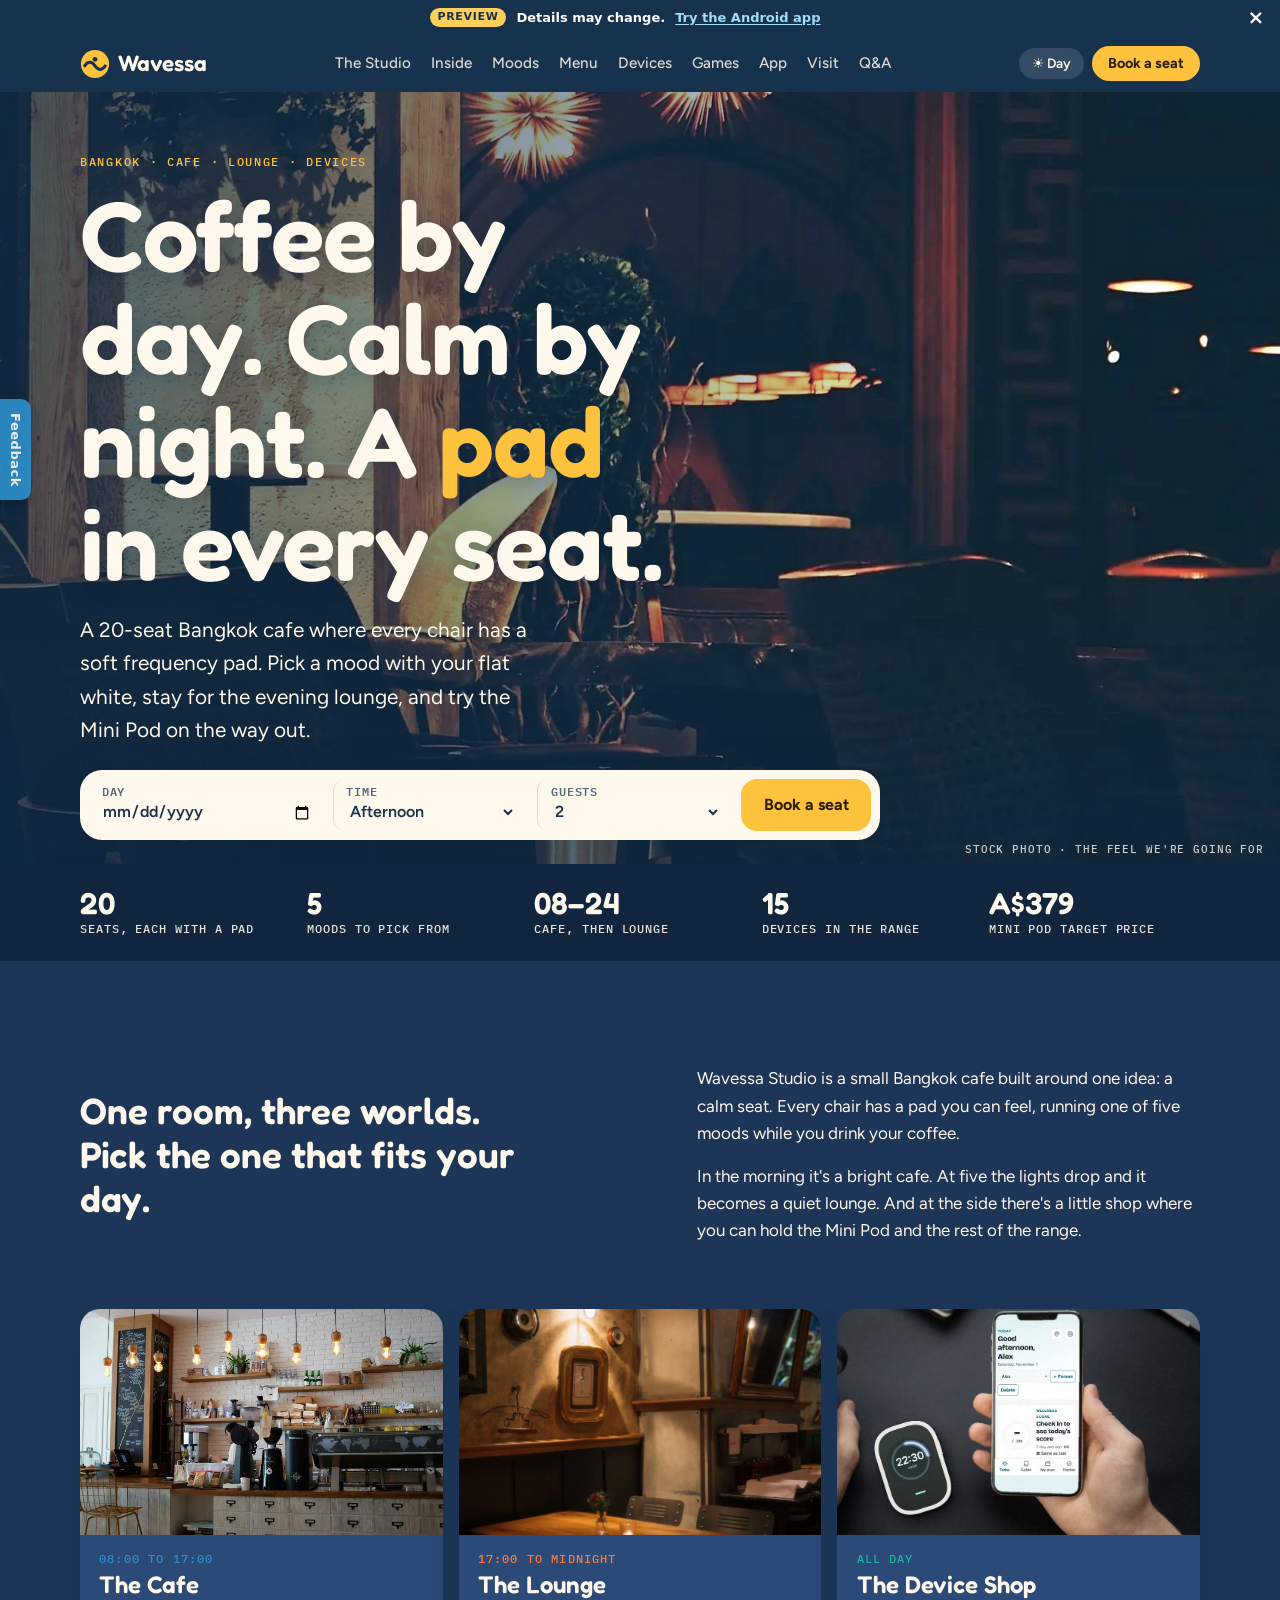
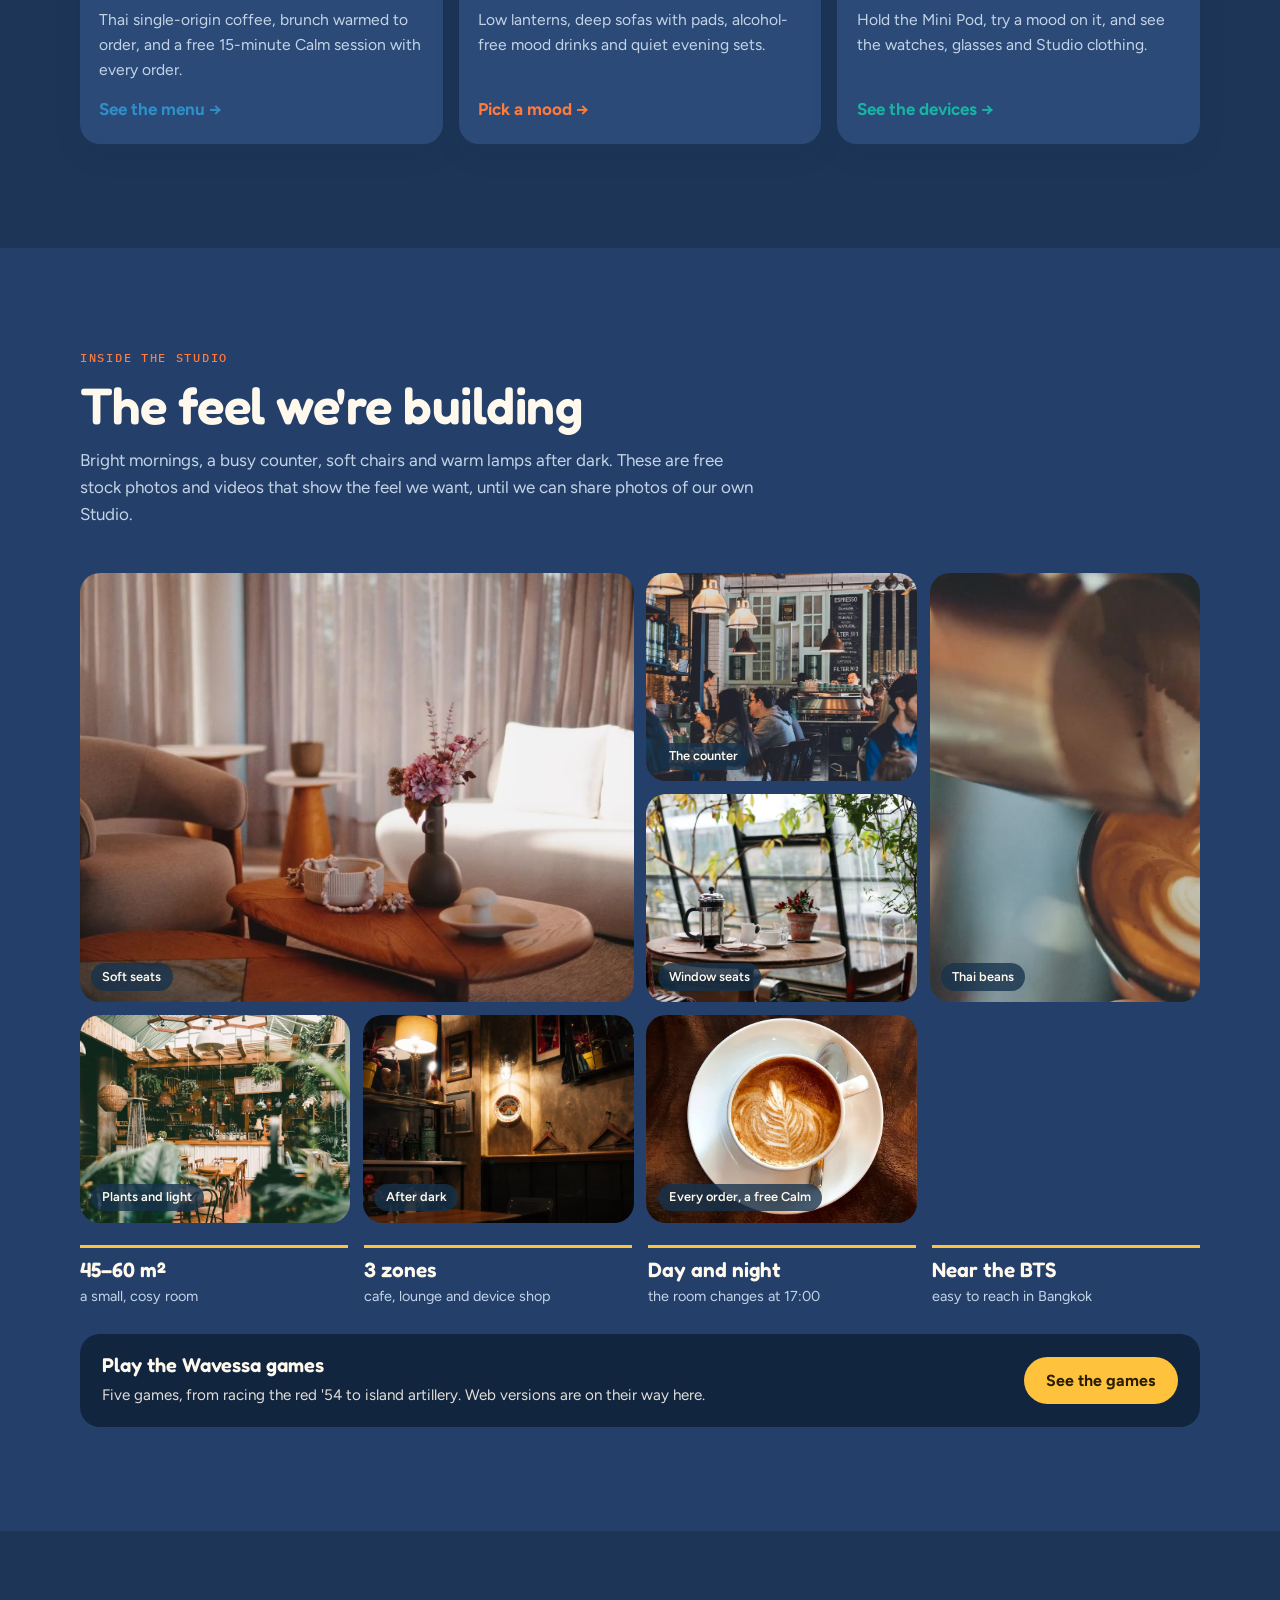
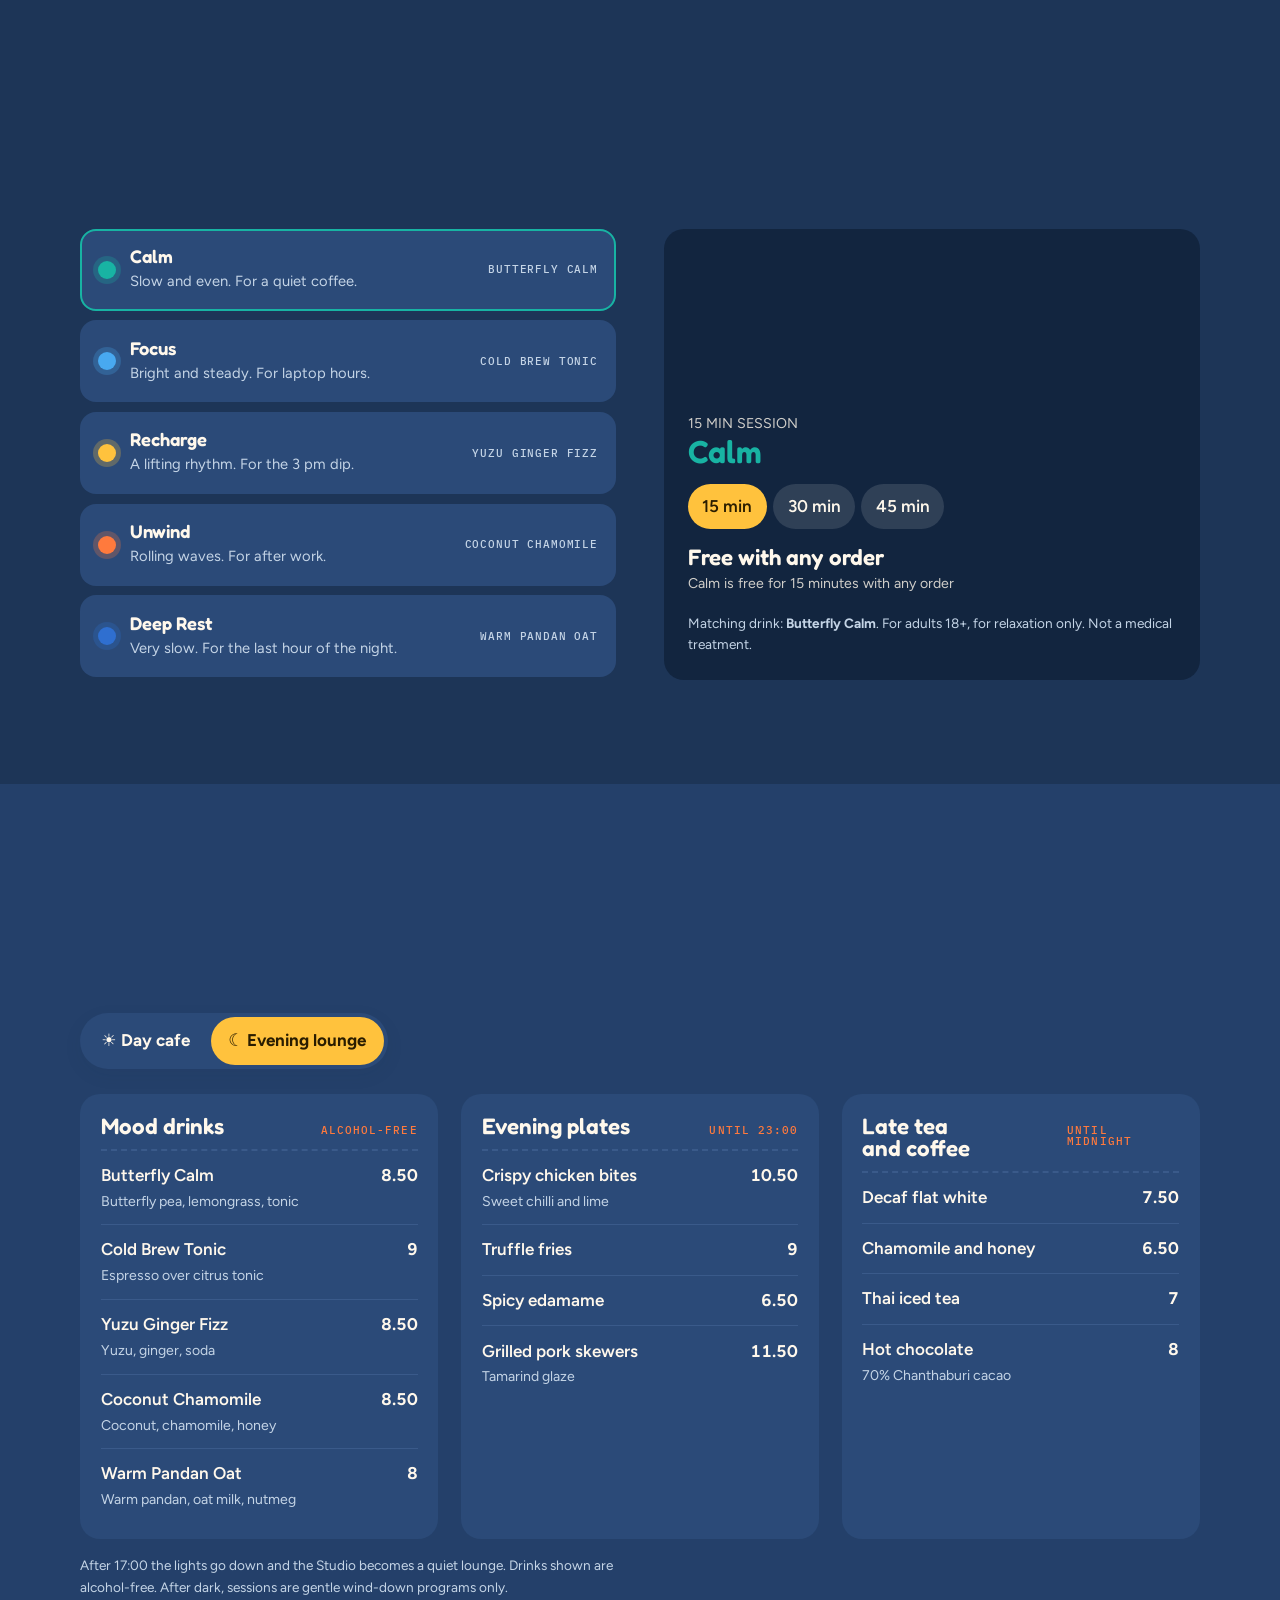
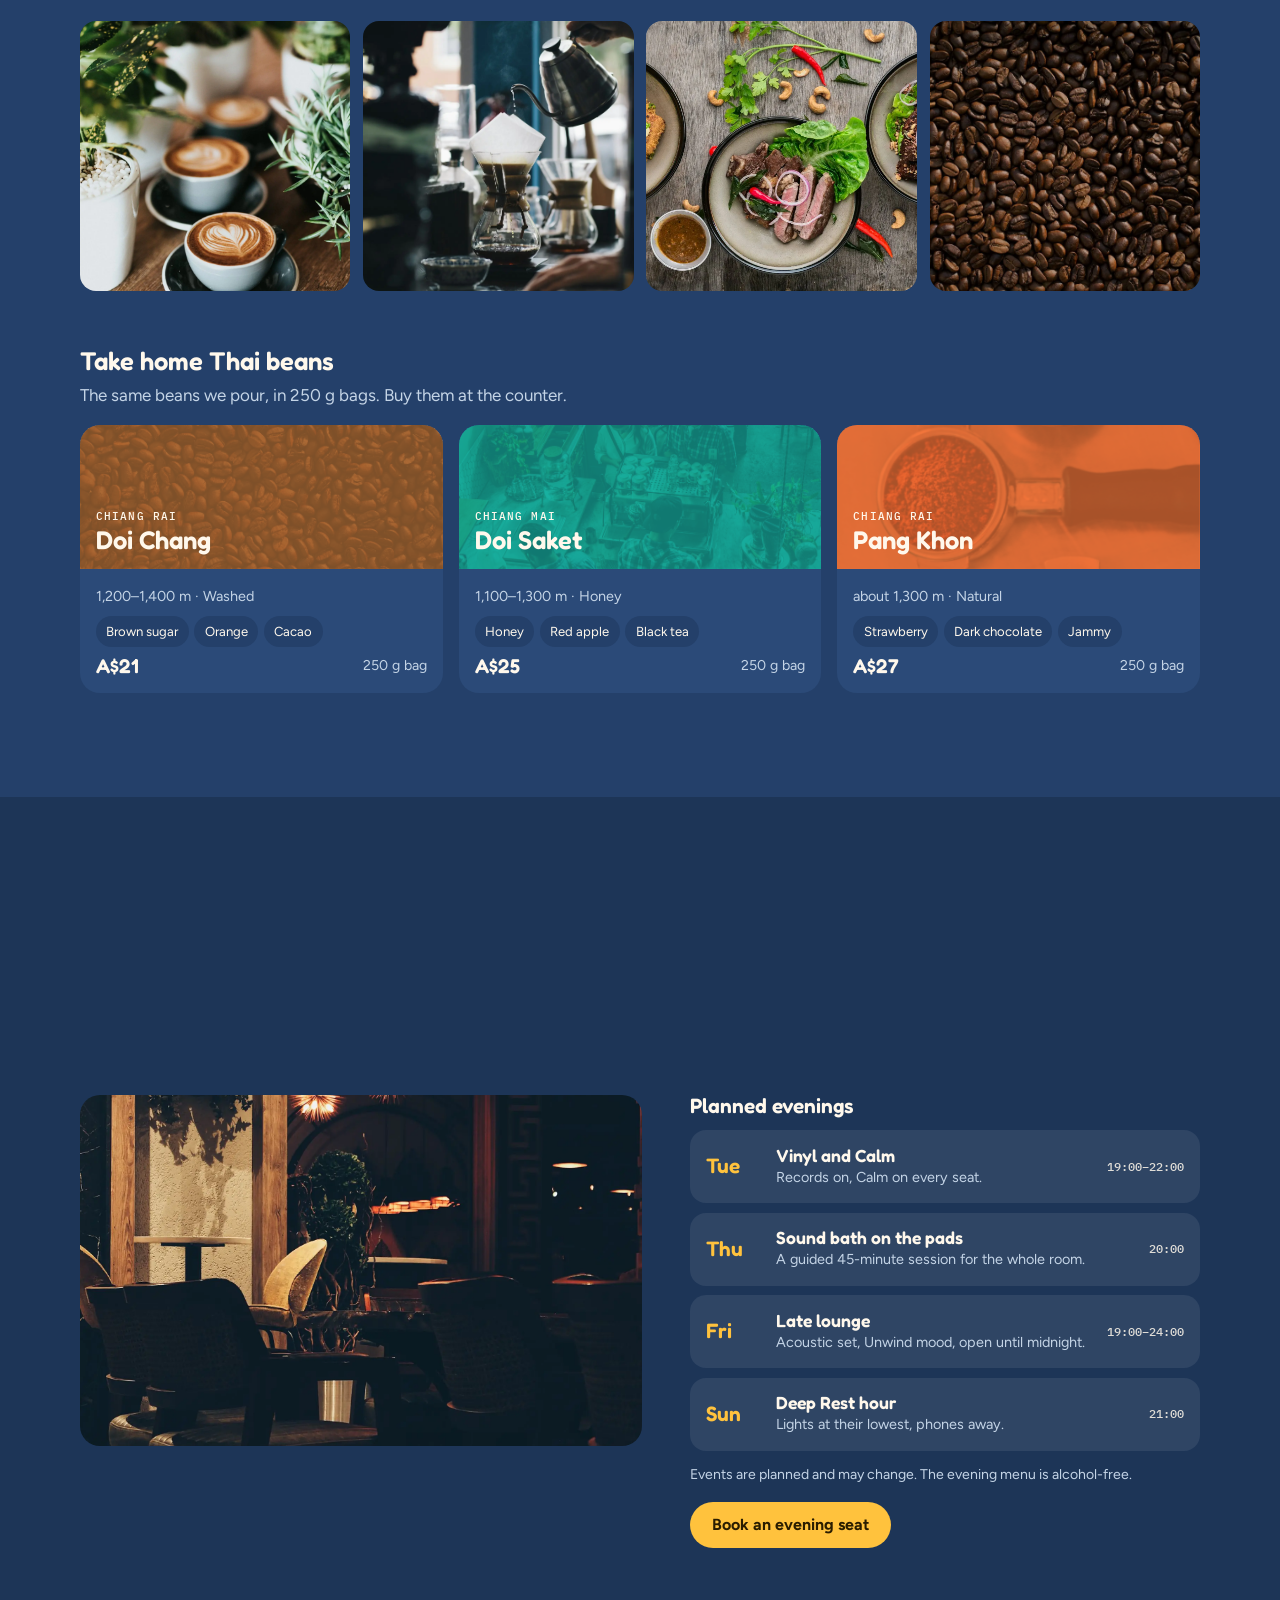
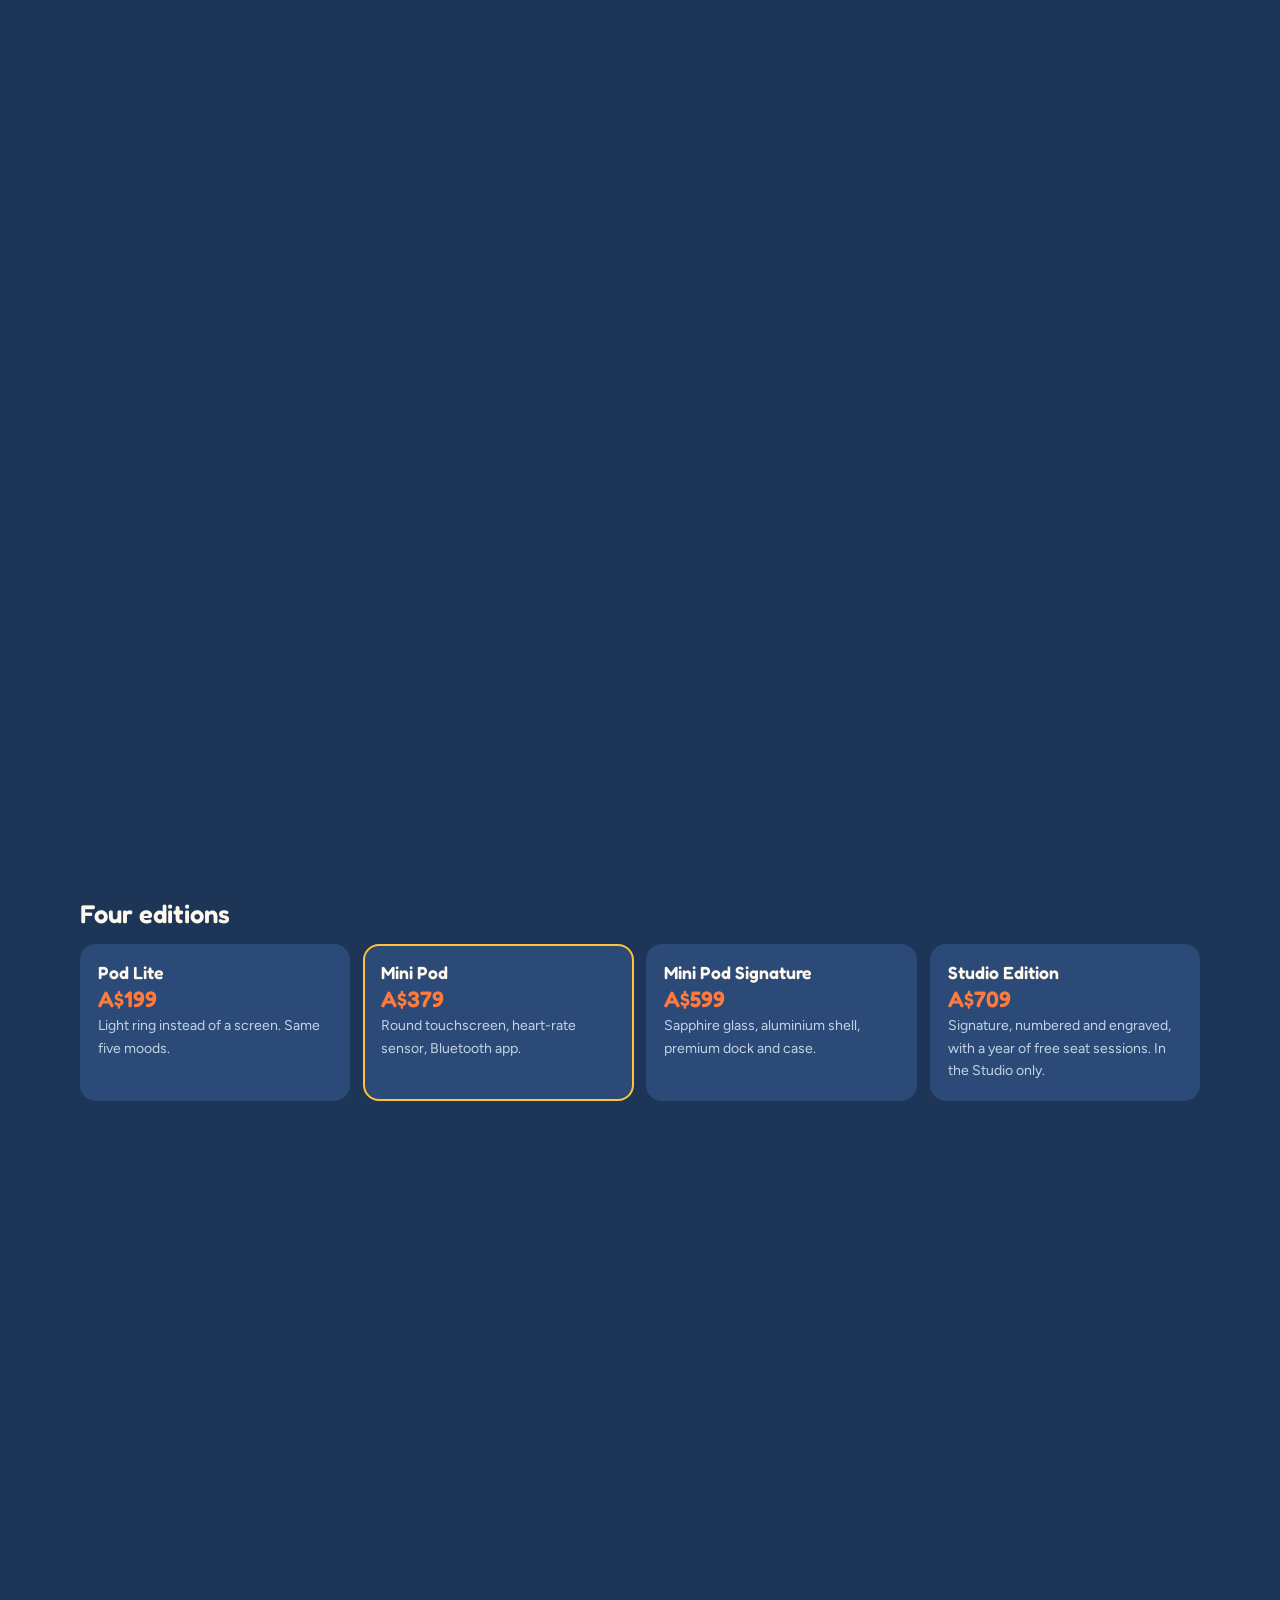
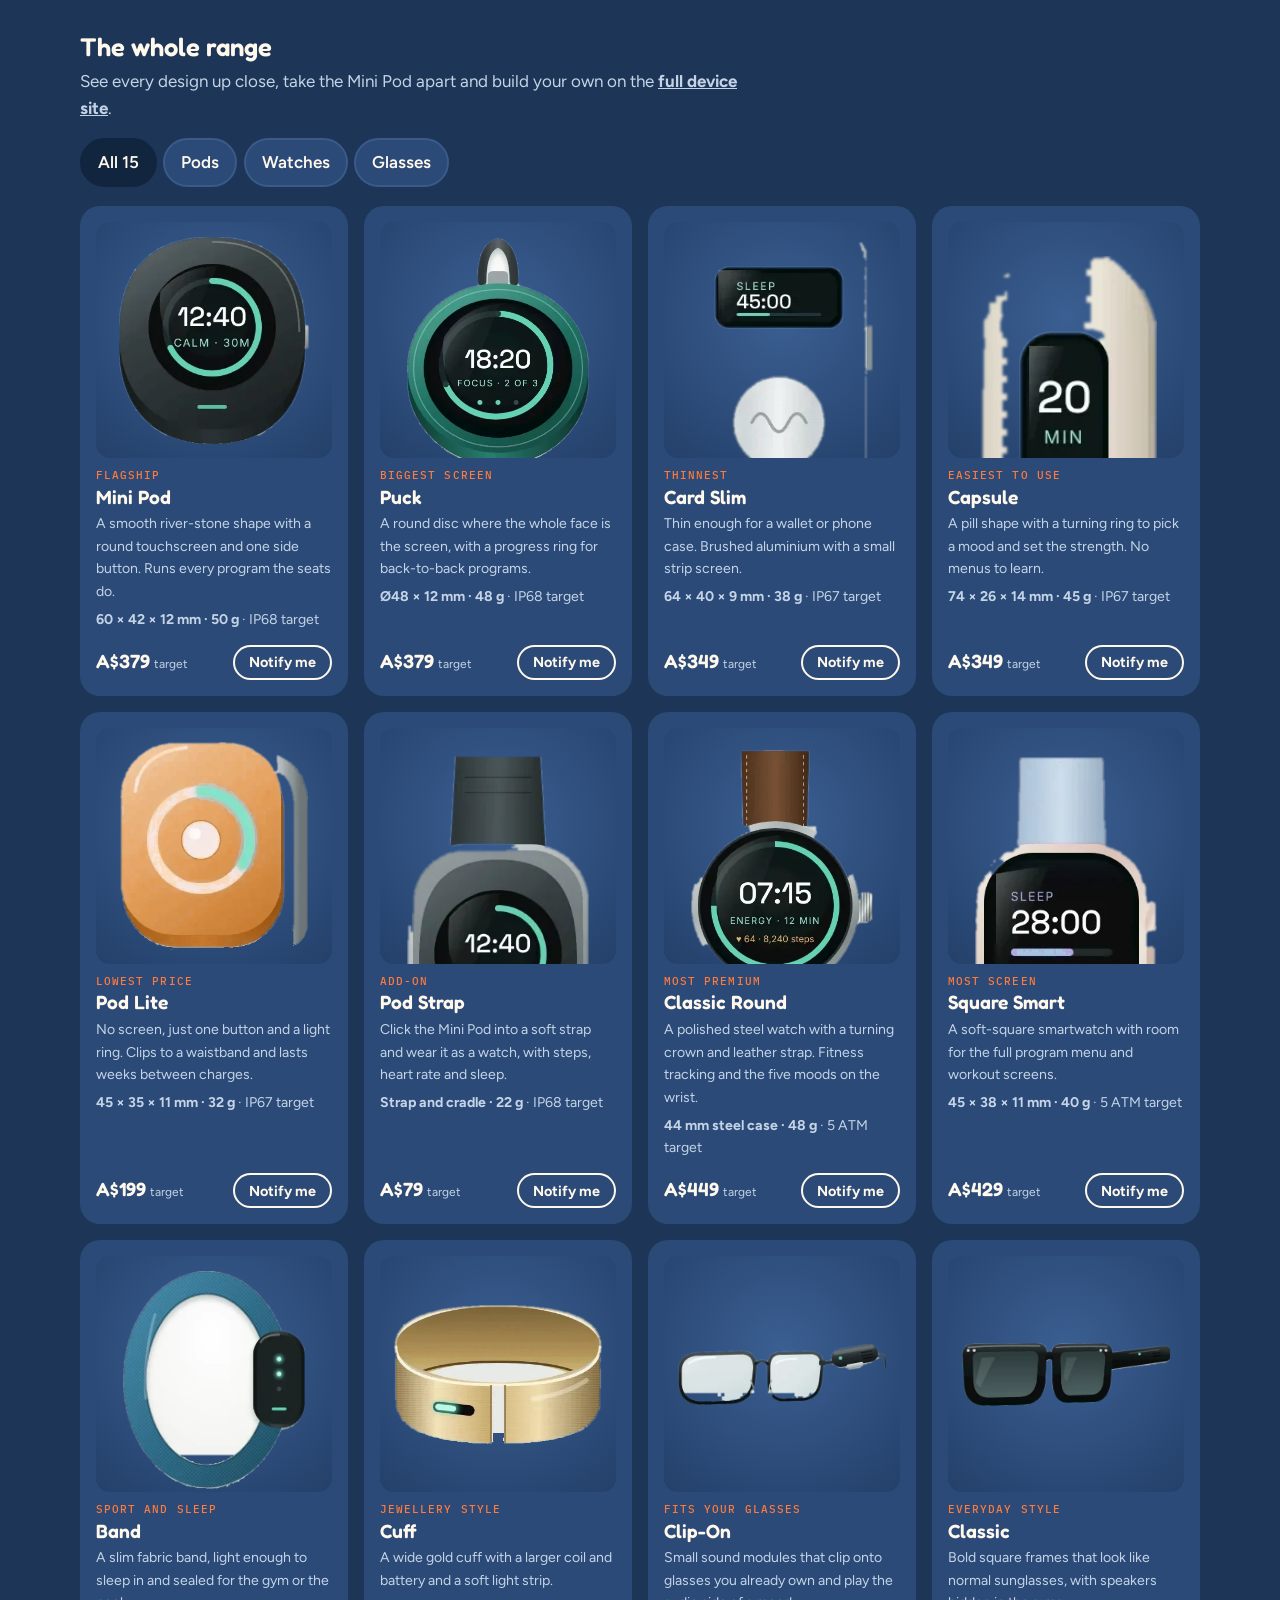
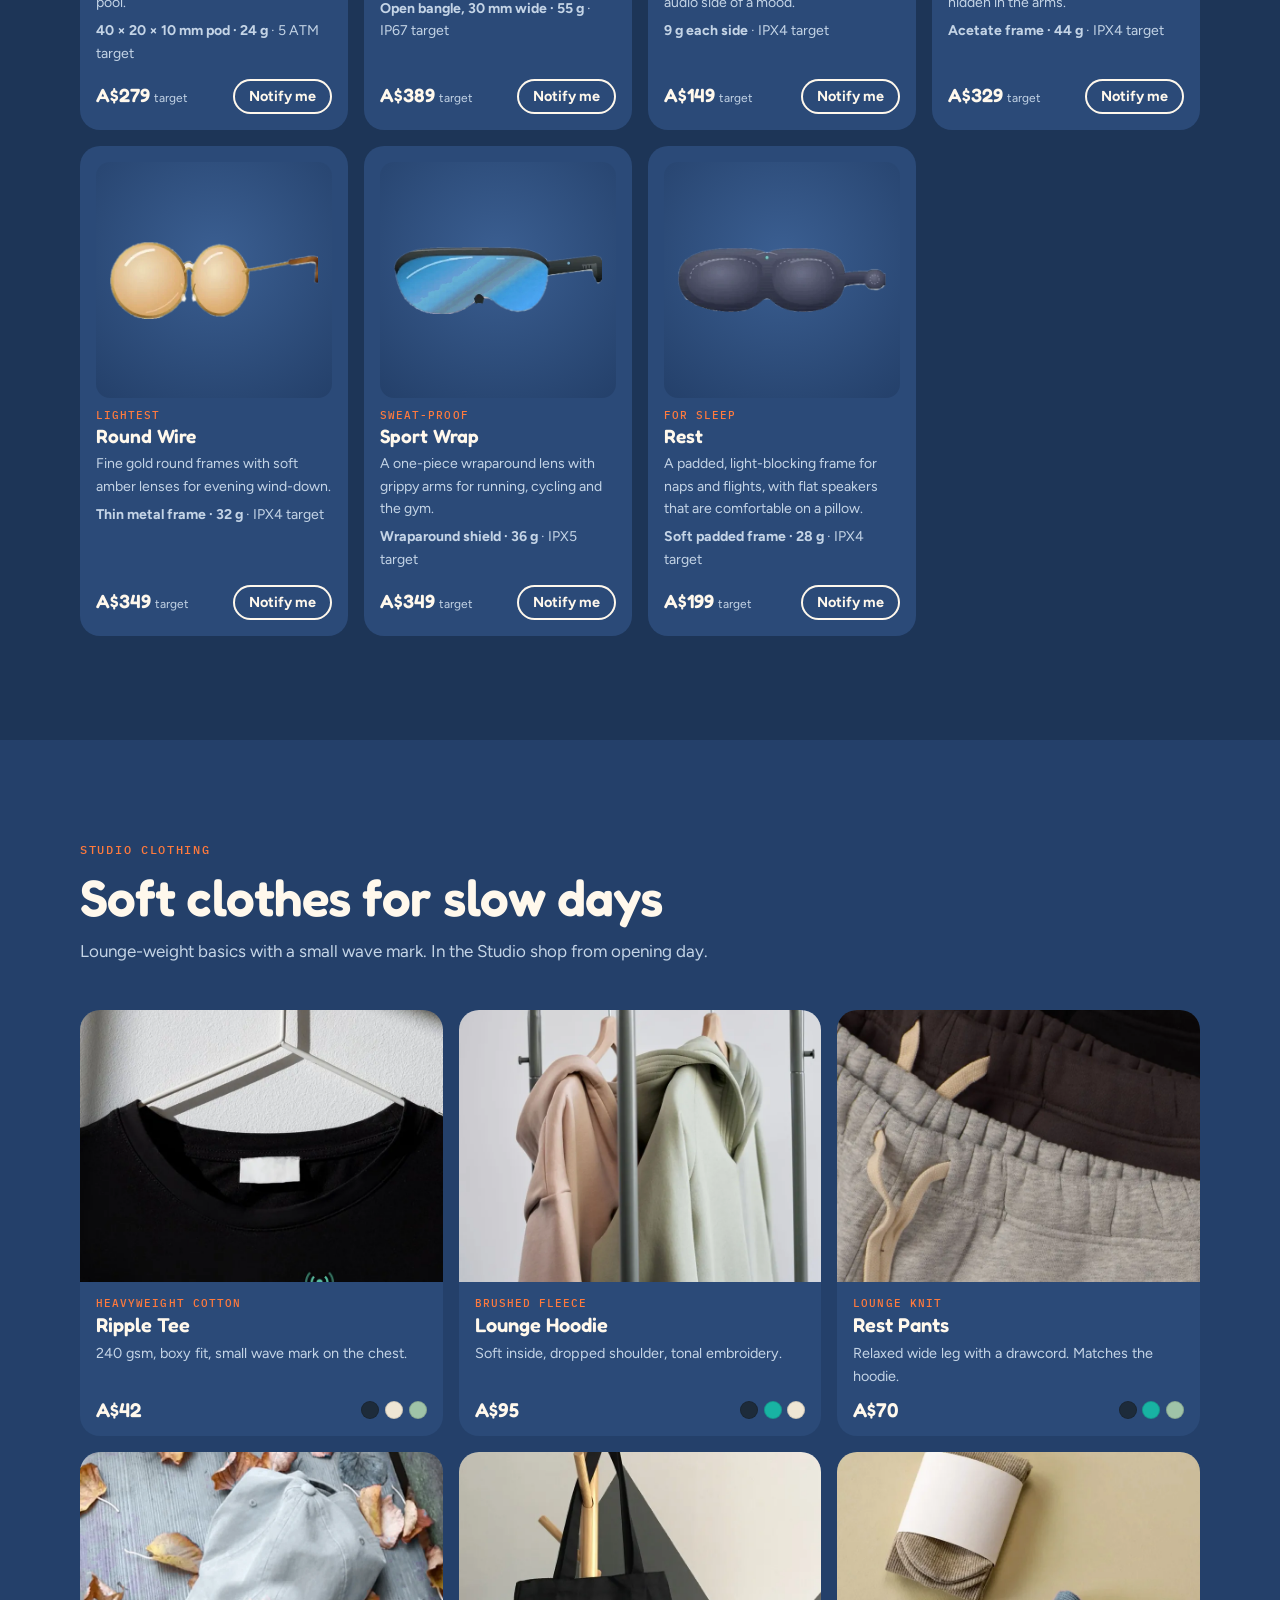
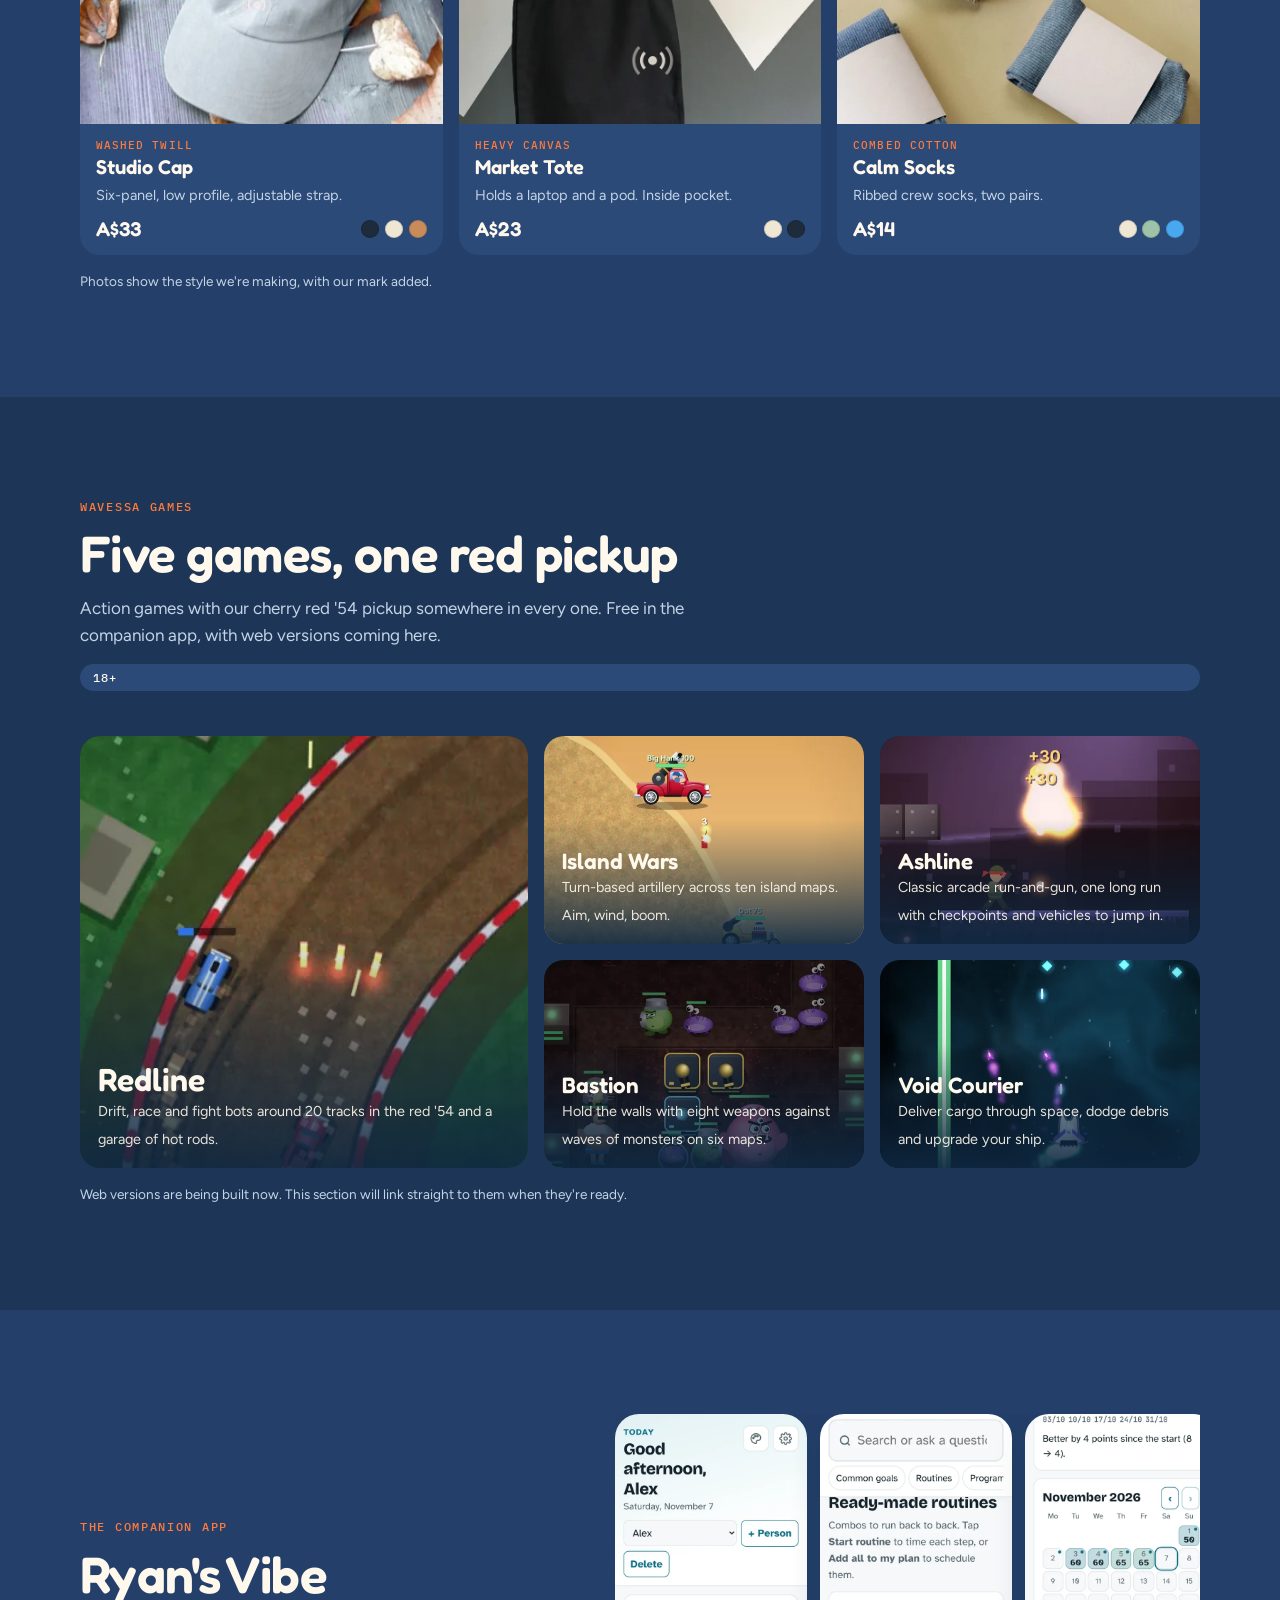
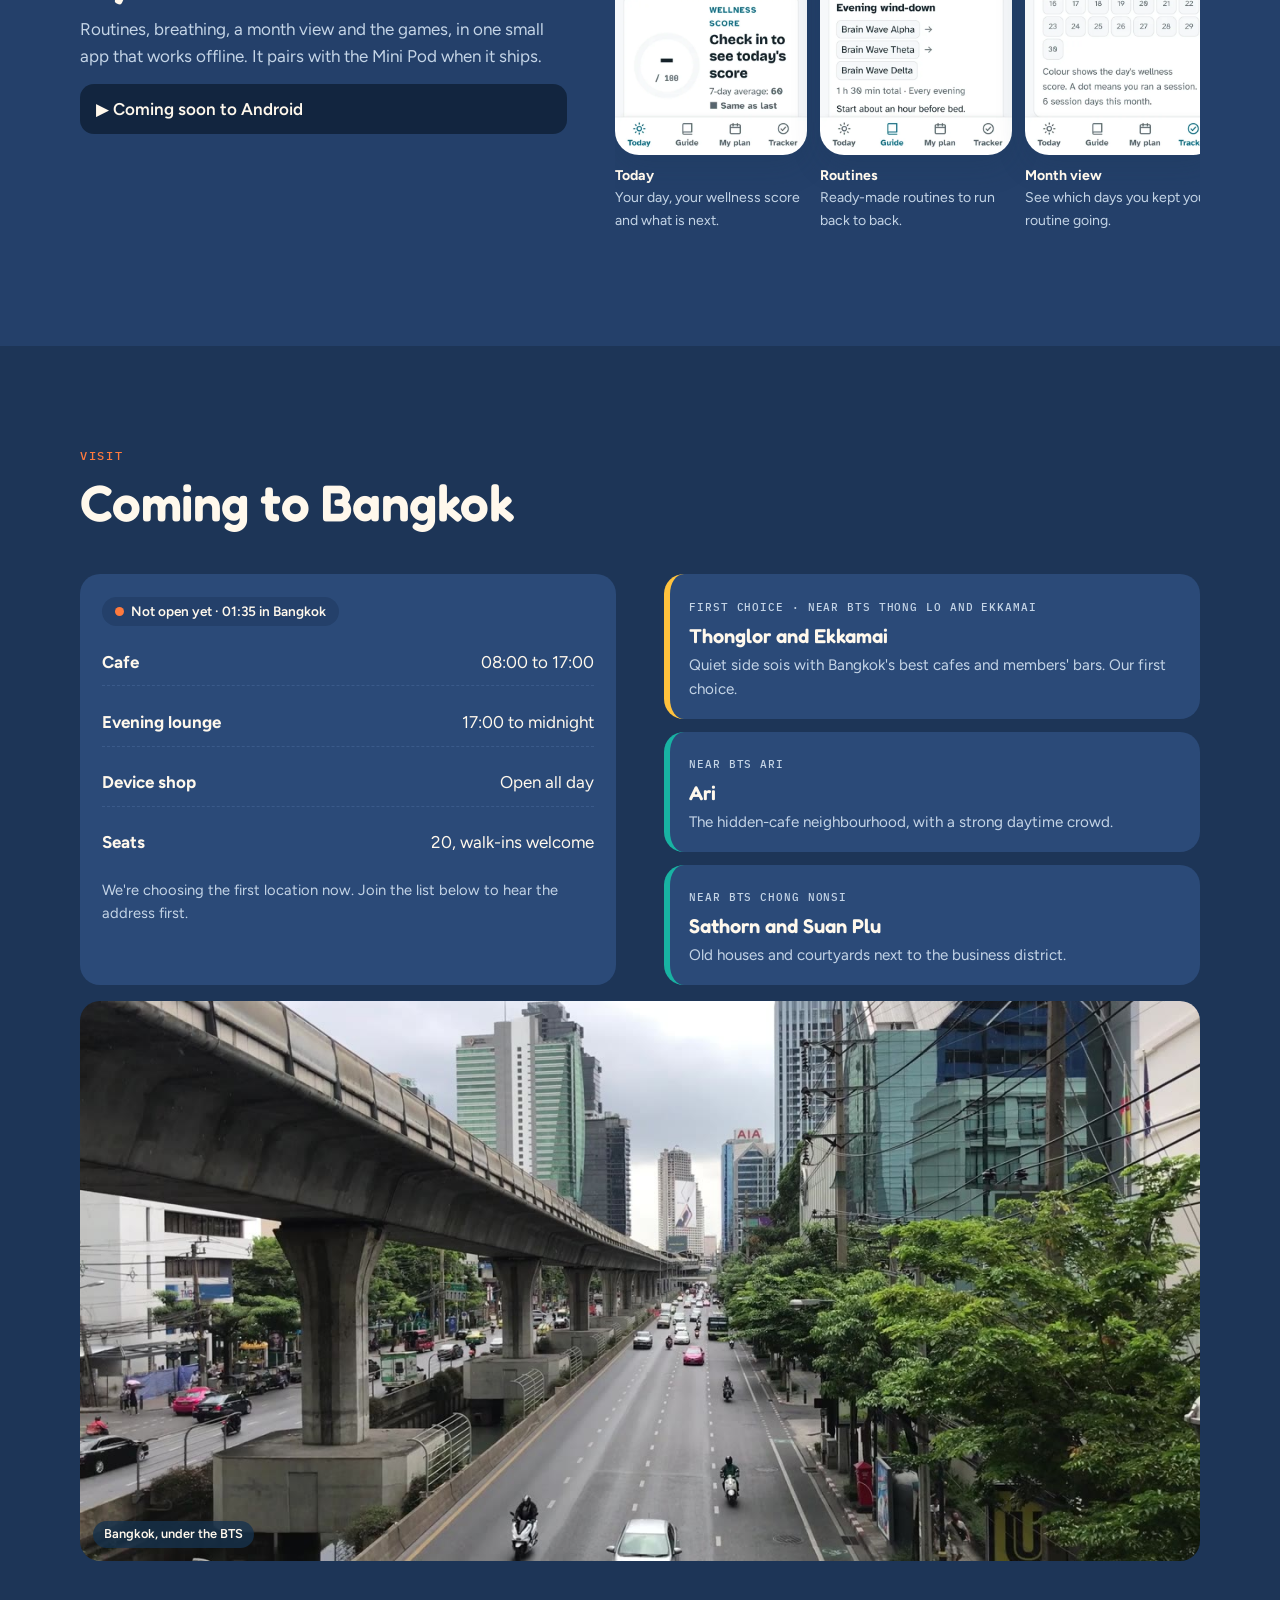
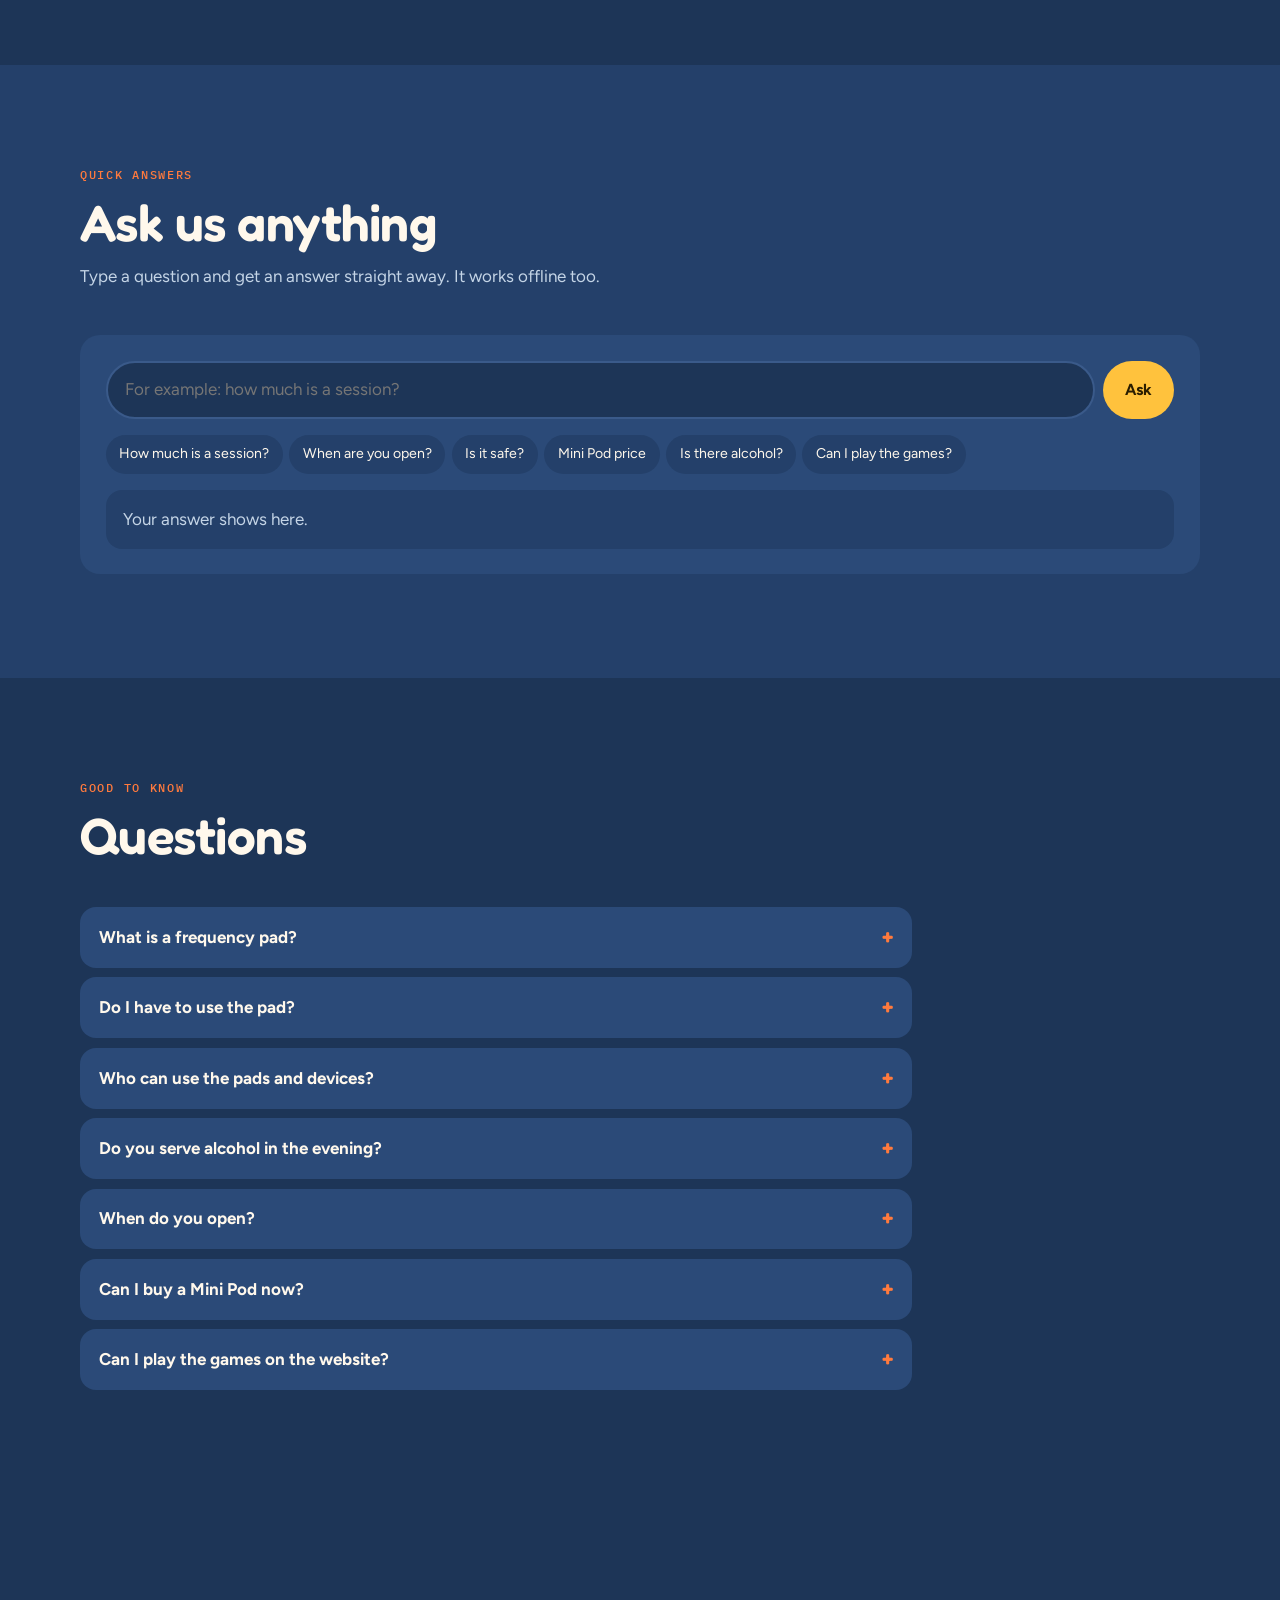
<file: index.html>
<!doctype html><html lang="en"><head><meta charset="utf-8"><meta name="viewport" content="width=device-width,initial-scale=1"><title>Wavessa Studio</title><meta name="description" content="Wavessa: a Bangkok frequency cafe and lounge, and the pods, watches and glasses that run the same five moods."><link rel="canonical" href="https://zeus4127.github.io/wavessa/v2/"><meta http-equiv="refresh" content="0; url=v2/"><meta name="theme-color" content="#2f8fc9"><link rel="icon" href="favicon.svg"><style>body{margin:0;min-height:100vh;display:grid;place-items:center;background:#fff8ec;color:#17324d;font:600 18px/1.5 system-ui,sans-serif}a{color:#2f8fc9}</style><script>location.replace("v2/"+location.search+location.hash)</script></head><body><p>Taking you to <a href="v2/">Wavessa</a>...</p></body></html>
</file>
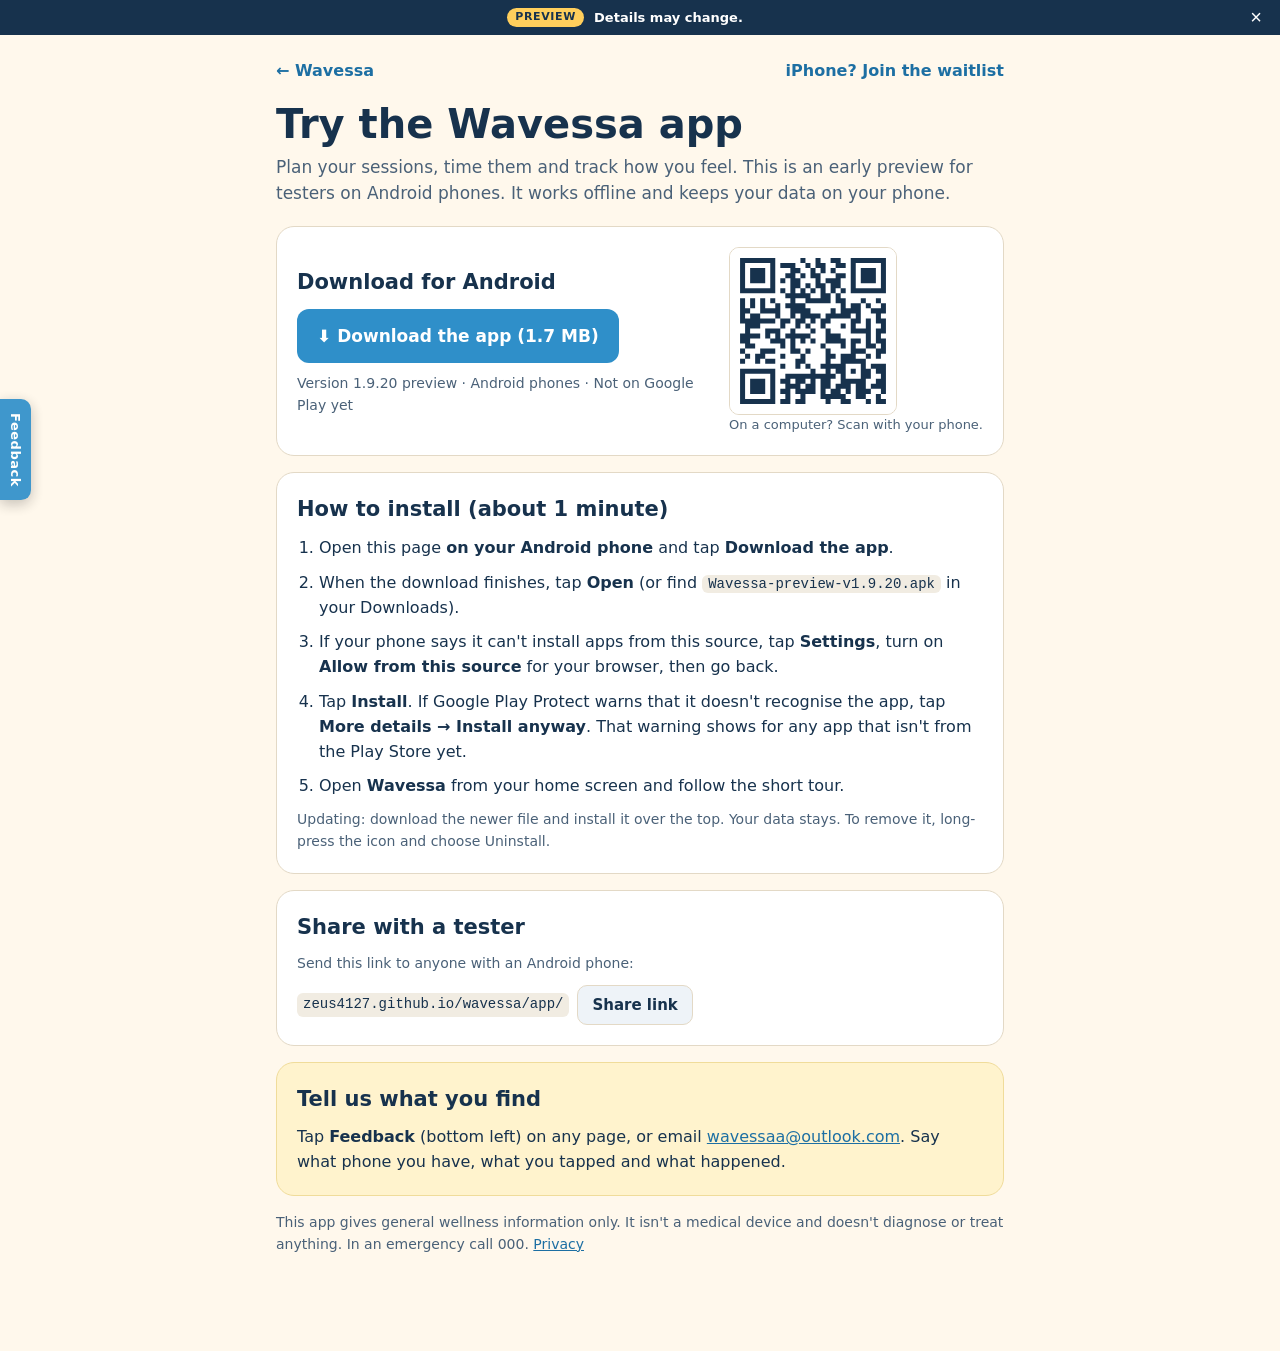
<file: app/index.html>
<!doctype html>
<html lang="en-AU">
<head>
<meta charset="utf-8">
<meta name="viewport" content="width=device-width,initial-scale=1,viewport-fit=cover">
<title>Wavessa app preview · Android</title>
<meta name="description" content="Try the Wavessa app preview on Android: download, install steps and a QR code to share.">
<meta name="theme-color" content="#17324d">
<link rel="icon" href="../favicon.svg">
<link rel="canonical" href="https://zeus4127.github.io/wavessa/app/">
<style>
:root{--ink:#17324d;--sub:#4a6178;--blue:#2f8fc9;--bg:#fff8ec;--card:#fff;--line:#e3d9c6}
*{box-sizing:border-box}
body{margin:0;background:var(--bg);color:var(--ink);font:16px/1.55 system-ui,-apple-system,"Segoe UI",Roboto,sans-serif}
main{max-width:760px;margin:0 auto;padding:24px 16px 96px}
a{color:#1d6fa3}
.top{display:flex;justify-content:space-between;align-items:center;gap:12px;margin-bottom:18px}
.top a{font-weight:600;text-decoration:none}
h1{font-size:clamp(28px,6vw,40px);line-height:1.1;margin:0 0 8px}
h2{font-size:21px;margin:0 0 10px}
.lead{color:var(--sub);margin:0 0 20px;font-size:17px}
.card{background:var(--card);border:1px solid var(--line);border-radius:18px;padding:20px;margin:0 0 16px}
.hero{display:grid;gap:18px;grid-template-columns:1fr auto;align-items:center}
.dl{display:inline-flex;align-items:center;gap:8px;background:var(--blue);color:#fff;text-decoration:none;font-weight:700;padding:14px 20px;border-radius:12px;font-size:17px}
.dl:focus-visible,.btn:focus-visible{outline:3px solid #ffcf5c;outline-offset:2px}
.meta{color:var(--sub);font-size:14px;margin:10px 0 0}
.qr{text-align:center;font-size:13px;color:var(--sub)}
.qr img{display:block;width:168px;height:168px;border-radius:10px;border:1px solid var(--line)}
ol{margin:0;padding-left:22px}ol li{margin:0 0 10px}
.btn{font:700 15px system-ui,sans-serif;border:1px solid var(--line);background:#eef3f8;color:var(--ink);border-radius:10px;padding:10px 14px;cursor:pointer}
.row{display:flex;gap:8px;flex-wrap:wrap;align-items:center}
.note{background:#fff3cd;border-color:#f0dc9a}
code{background:#f1ece2;border-radius:6px;padding:1px 6px;font-size:14px}
@media (max-width:560px){.hero{grid-template-columns:1fr}.qr{display:none}}
</style>
</head>
<body>
<main>
  <div class="top"><a href="../v2/">← Wavessa</a><a href="../waitlist/">iPhone? Join the waitlist</a></div>

  <h1>Try the Wavessa app</h1>
  <p class="lead">Plan your sessions, time them and track how you feel. This is an early preview for testers on Android phones. It works offline and keeps your data on your phone.</p>

  <section class="card hero" aria-labelledby="getH">
    <div>
      <h2 id="getH">Download for Android</h2>
      <a class="dl" href="Wavessa-preview-v1.9.20.apk" download>⬇ Download the app (1.7 MB)</a>
      <p class="meta">Version 1.9.20 preview · Android phones · Not on Google Play yet</p>
    </div>
    <div class="qr"><img src="qr.svg" alt="QR code that opens this page" width="168" height="168">On a computer? Scan with your phone.</div>
  </section>

  <section class="card" aria-labelledby="howH">
    <h2 id="howH">How to install (about 1 minute)</h2>
    <ol>
      <li>Open this page <strong>on your Android phone</strong> and tap <strong>Download the app</strong>.</li>
      <li>When the download finishes, tap <strong>Open</strong> (or find <code>Wavessa-preview-v1.9.20.apk</code> in your Downloads).</li>
      <li>If your phone says it can't install apps from this source, tap <strong>Settings</strong>, turn on <strong>Allow from this source</strong> for your browser, then go back.</li>
      <li>Tap <strong>Install</strong>. If Google Play Protect warns that it doesn't recognise the app, tap <strong>More details → Install anyway</strong>. That warning shows for any app that isn't from the Play Store yet.</li>
      <li>Open <strong>Wavessa</strong> from your home screen and follow the short tour.</li>
    </ol>
    <p class="meta">Updating: download the newer file and install it over the top. Your data stays. To remove it, long-press the icon and choose Uninstall.</p>
  </section>

  <section class="card" aria-labelledby="shareH">
    <h2 id="shareH">Share with a tester</h2>
    <p class="meta" style="margin:0 0 10px">Send this link to anyone with an Android phone:</p>
    <div class="row"><code id="link">zeus4127.github.io/wavessa/app/</code><button class="btn" id="share" type="button">Share link</button><span id="shareMsg" role="status" class="meta" style="margin:0"></span></div>
  </section>

  <section class="card note" aria-labelledby="tellH">
    <h2 id="tellH">Tell us what you find</h2>
    <p style="margin:0">Tap <strong>Feedback</strong> (bottom left) on any page, or email <a href="mailto:wavessaa@outlook.com?subject=Wavessa%20app%20preview%20feedback">wavessaa@outlook.com</a>. Say what phone you have, what you tapped and what happened.</p>
  </section>

  <p class="meta">This app gives general wellness information only. It isn't a medical device and doesn't diagnose or treat anything. In an emergency call 000. <a href="../v2/privacy.html">Privacy</a></p>
</main>
<script>
(function(){var u='https://zeus4127.github.io/wavessa/app/',b=document.getElementById('share'),m=document.getElementById('shareMsg');
b.onclick=function(){if(navigator.share){navigator.share({title:'Wavessa app preview',text:'Try the Wavessa app preview (Android):',url:u}).catch(function(){});return}
if(navigator.clipboard){navigator.clipboard.writeText(u).then(function(){m.textContent='Link copied'},function(){m.textContent='Copy the link above'})}else{m.textContent='Copy the link above'}};})();
</script>
<script src="../preview.js" defer></script>
</body>
</html>
</file>
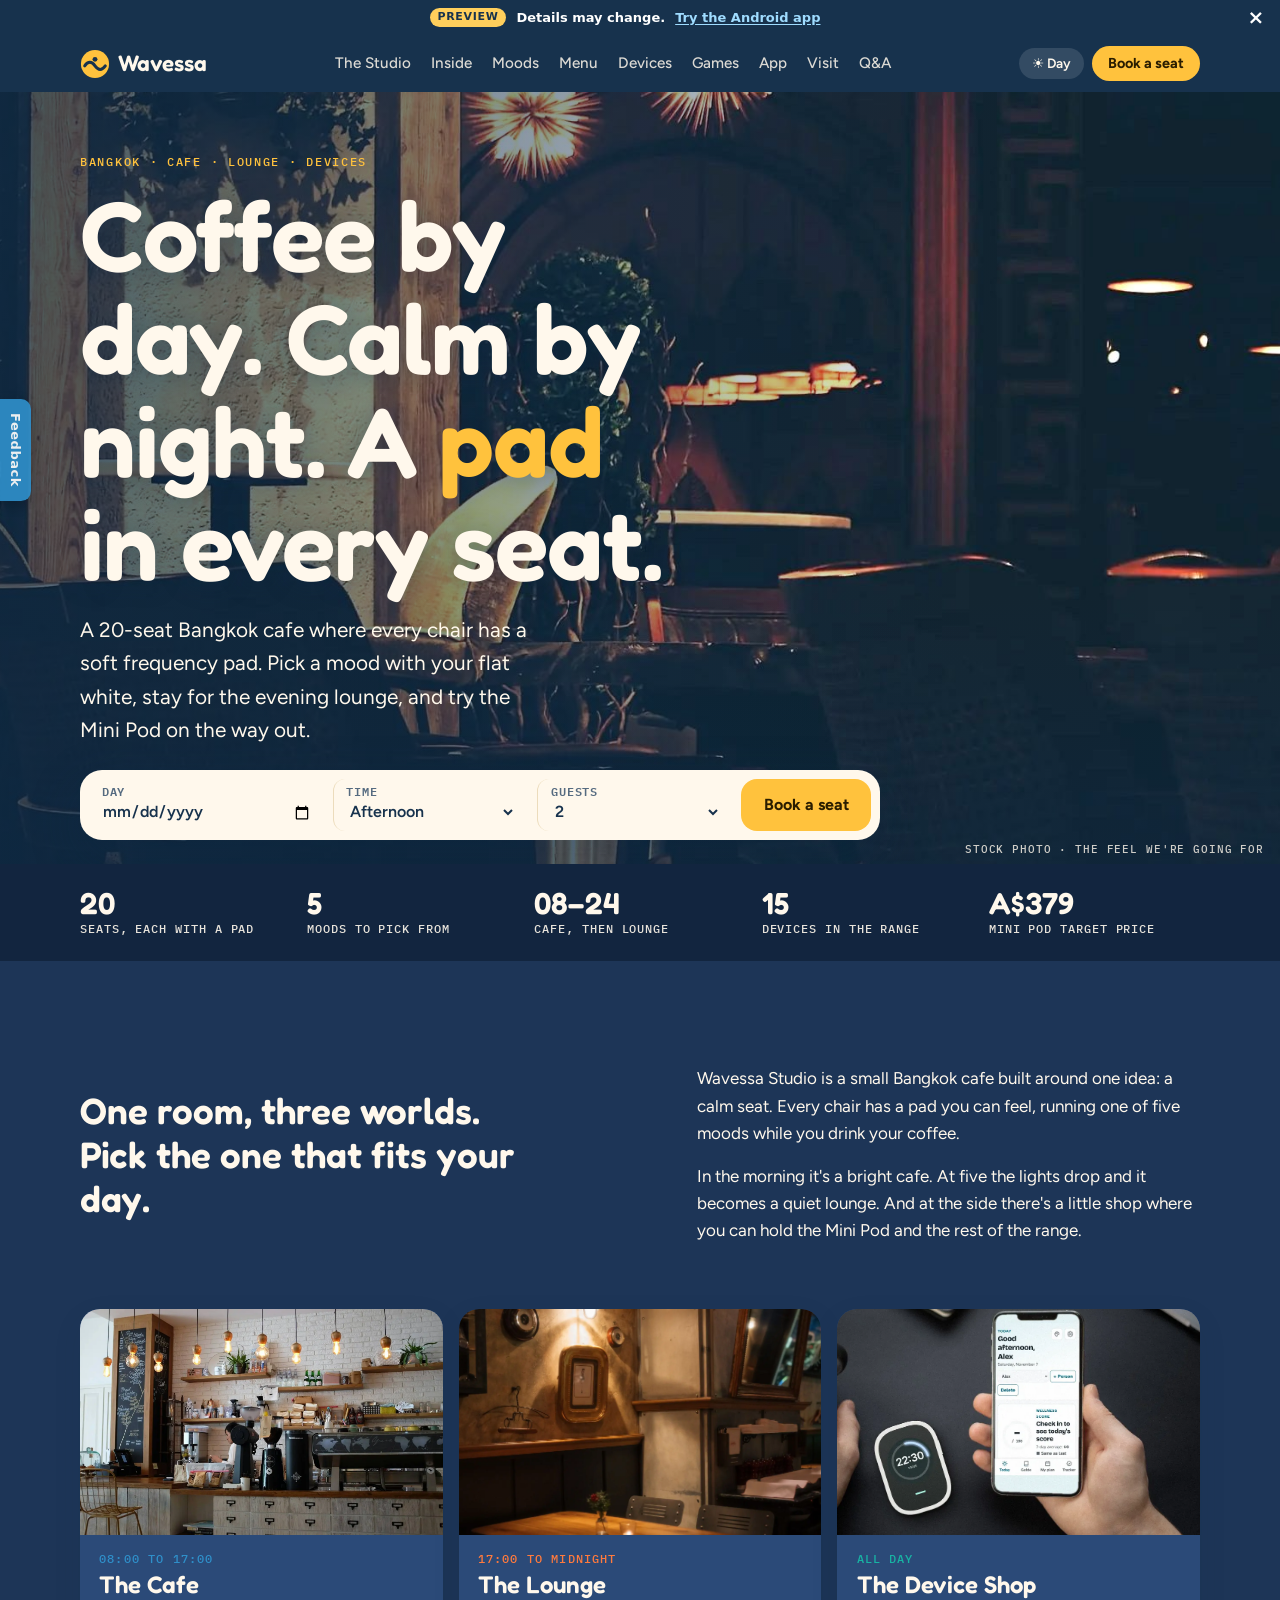
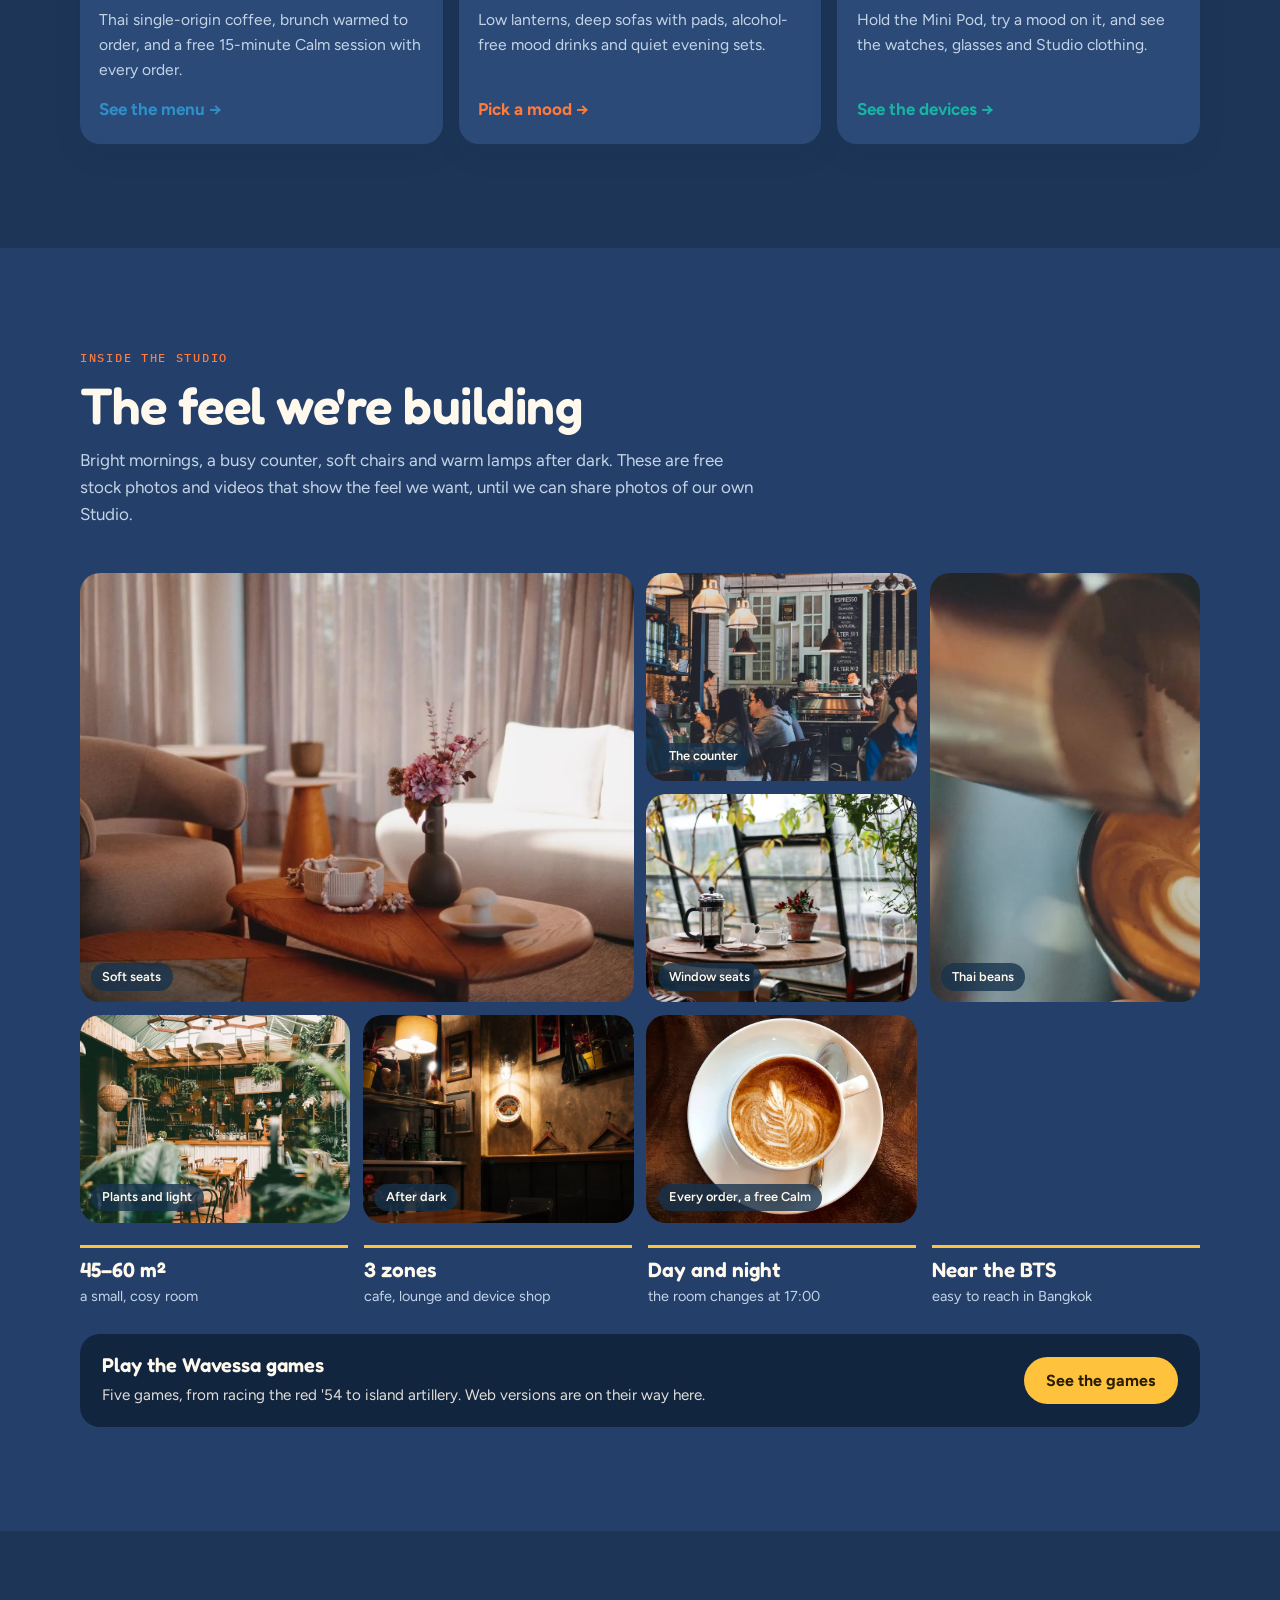
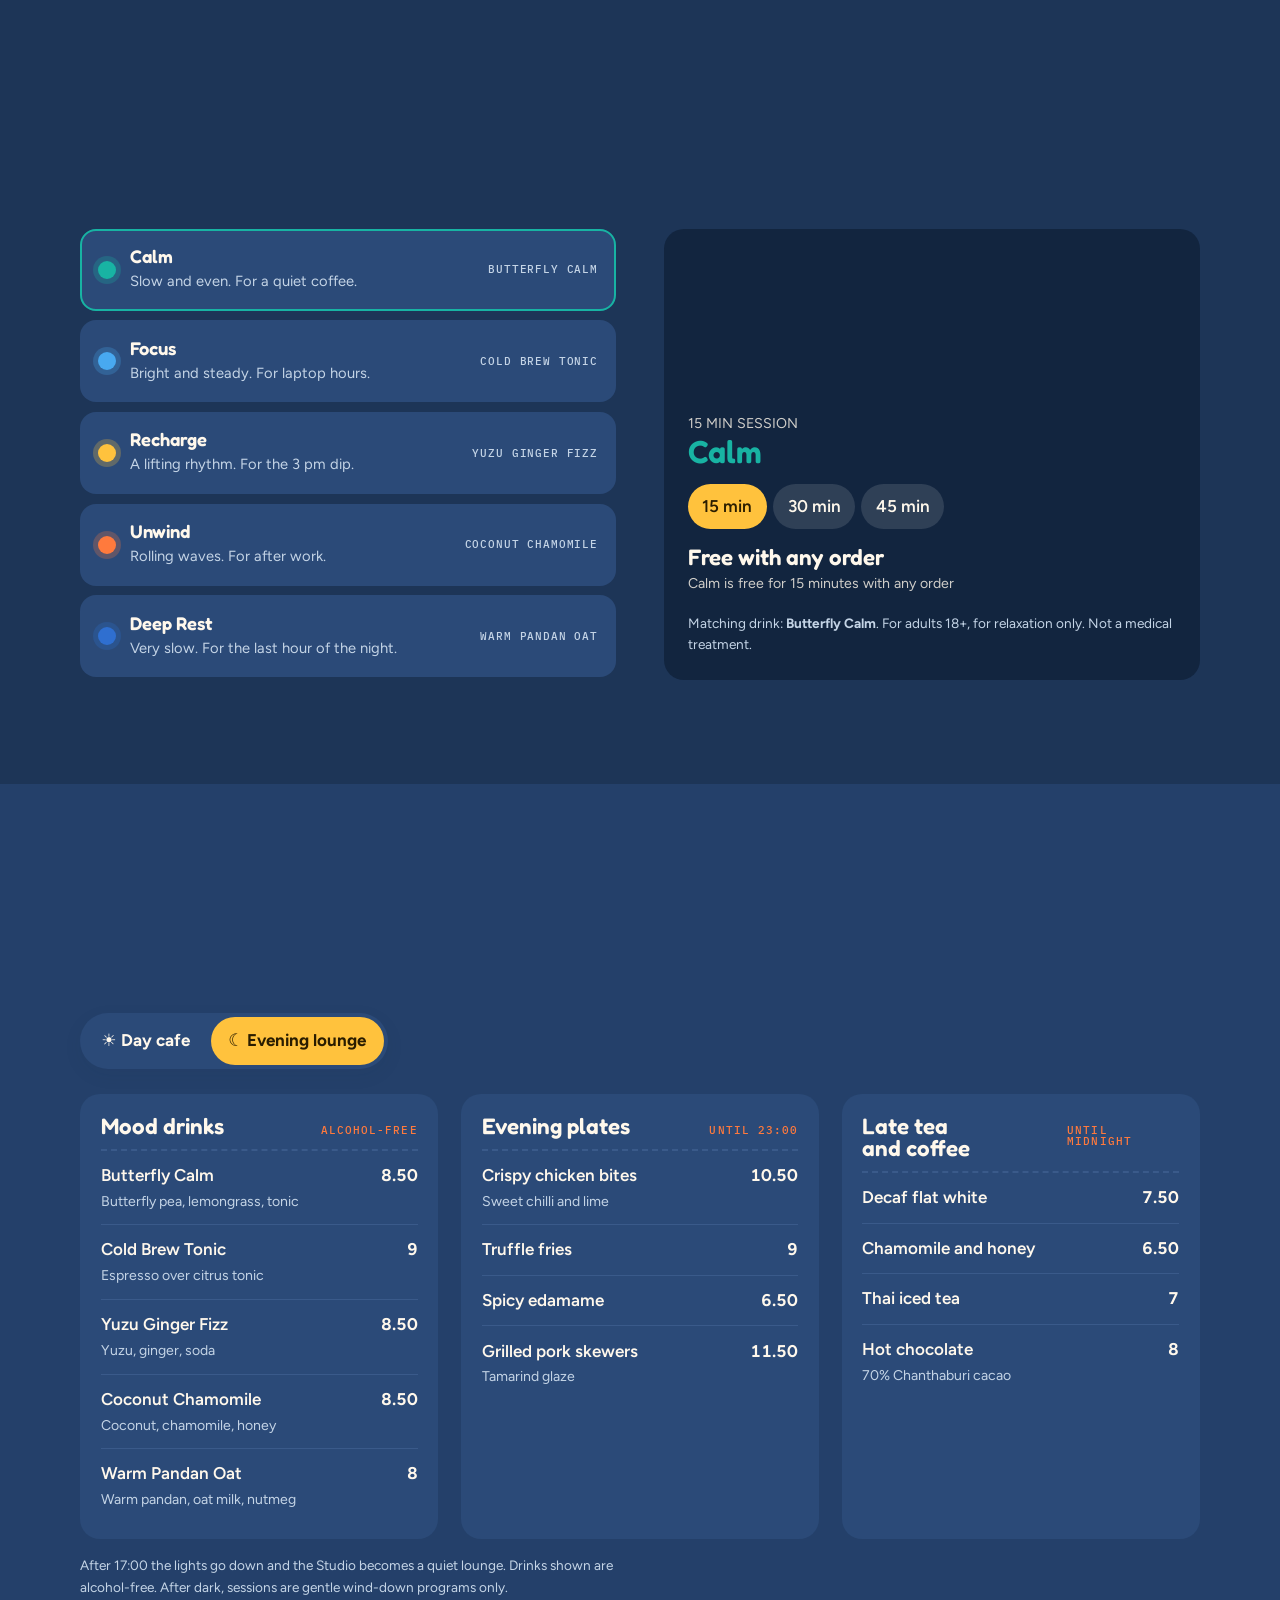
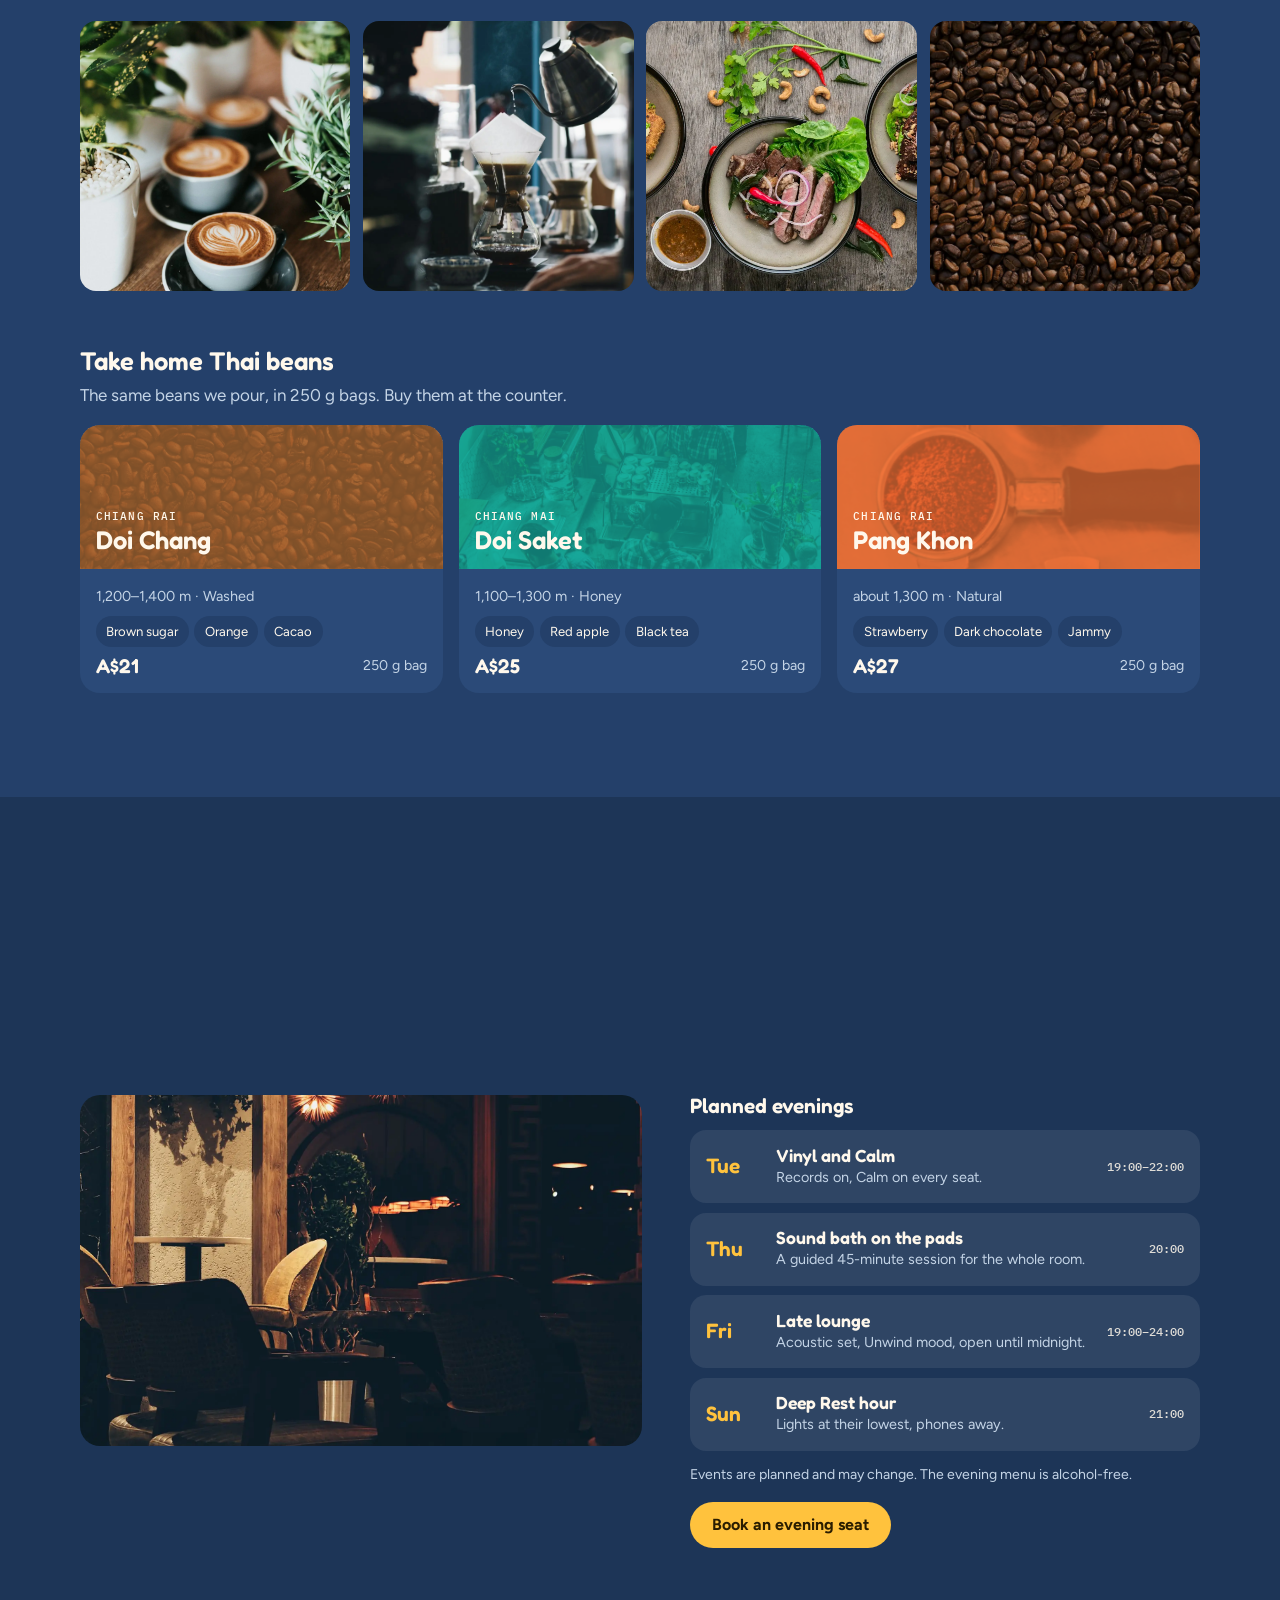
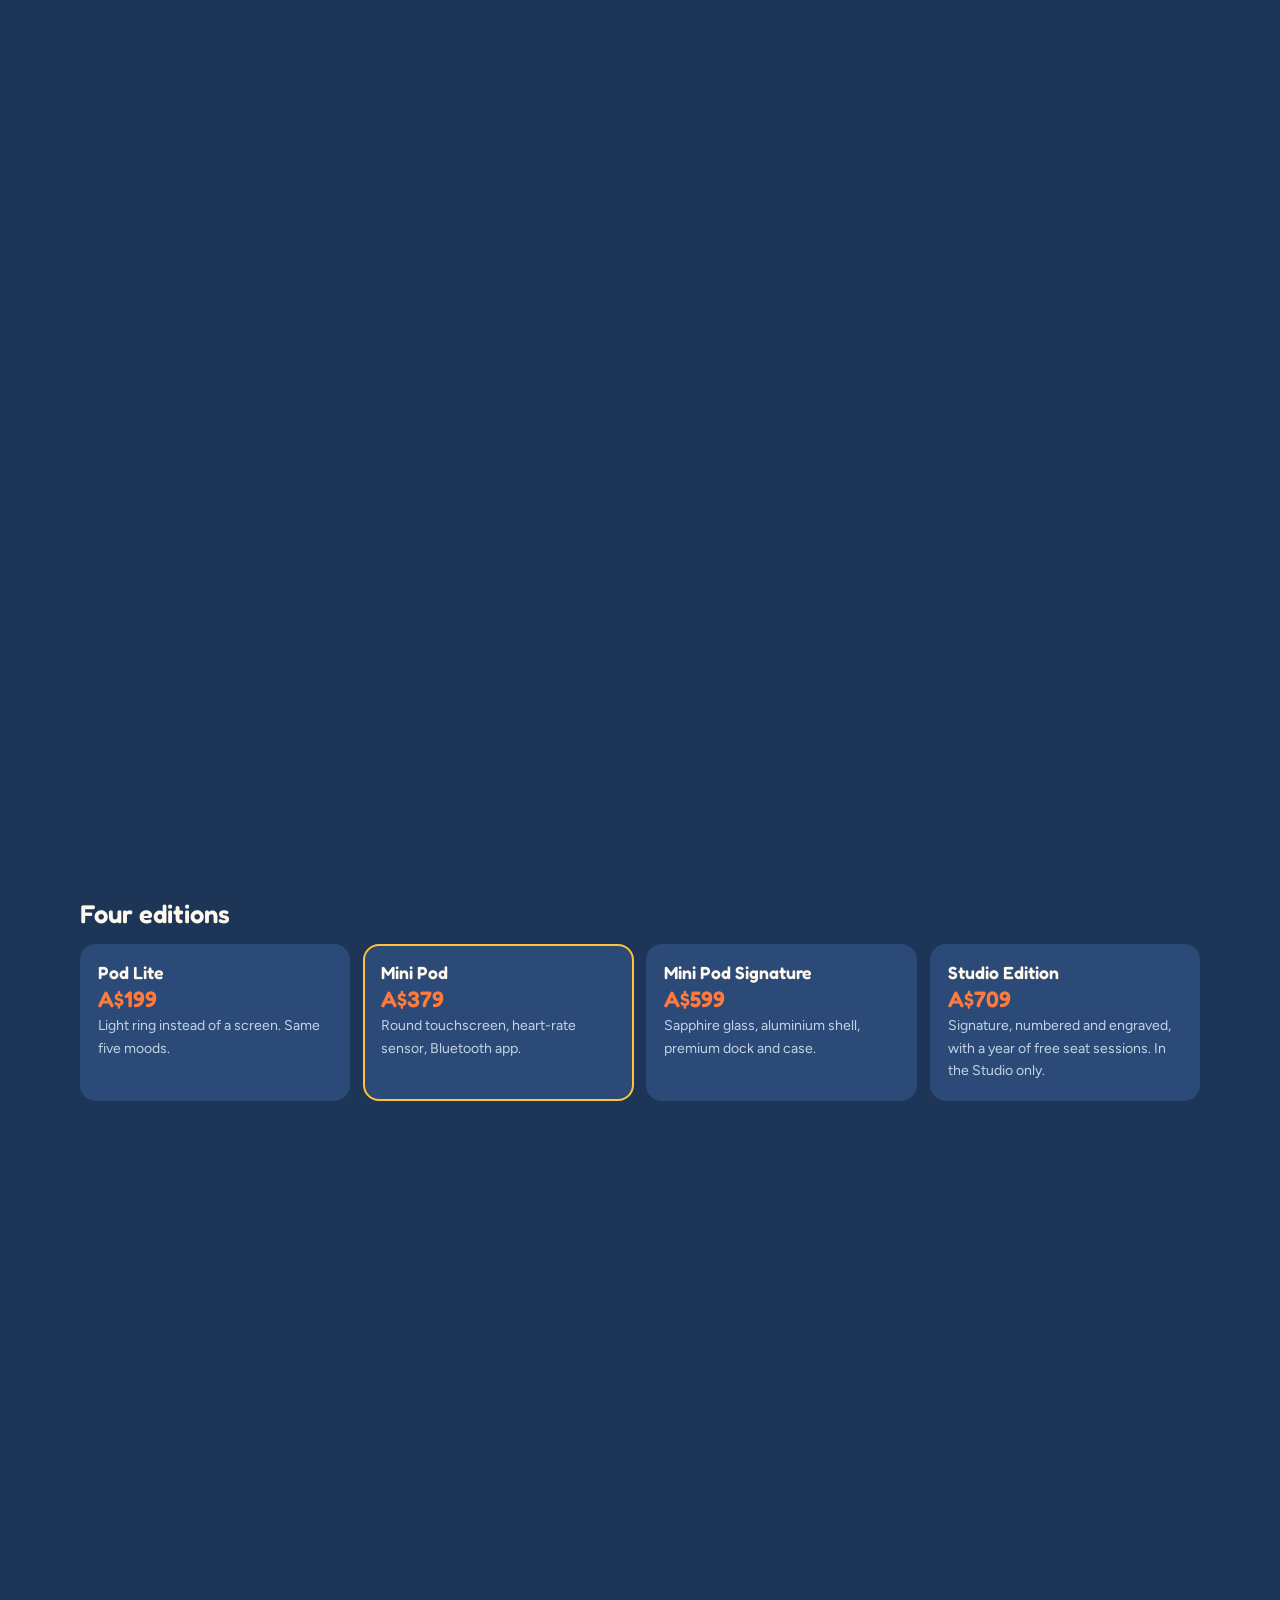
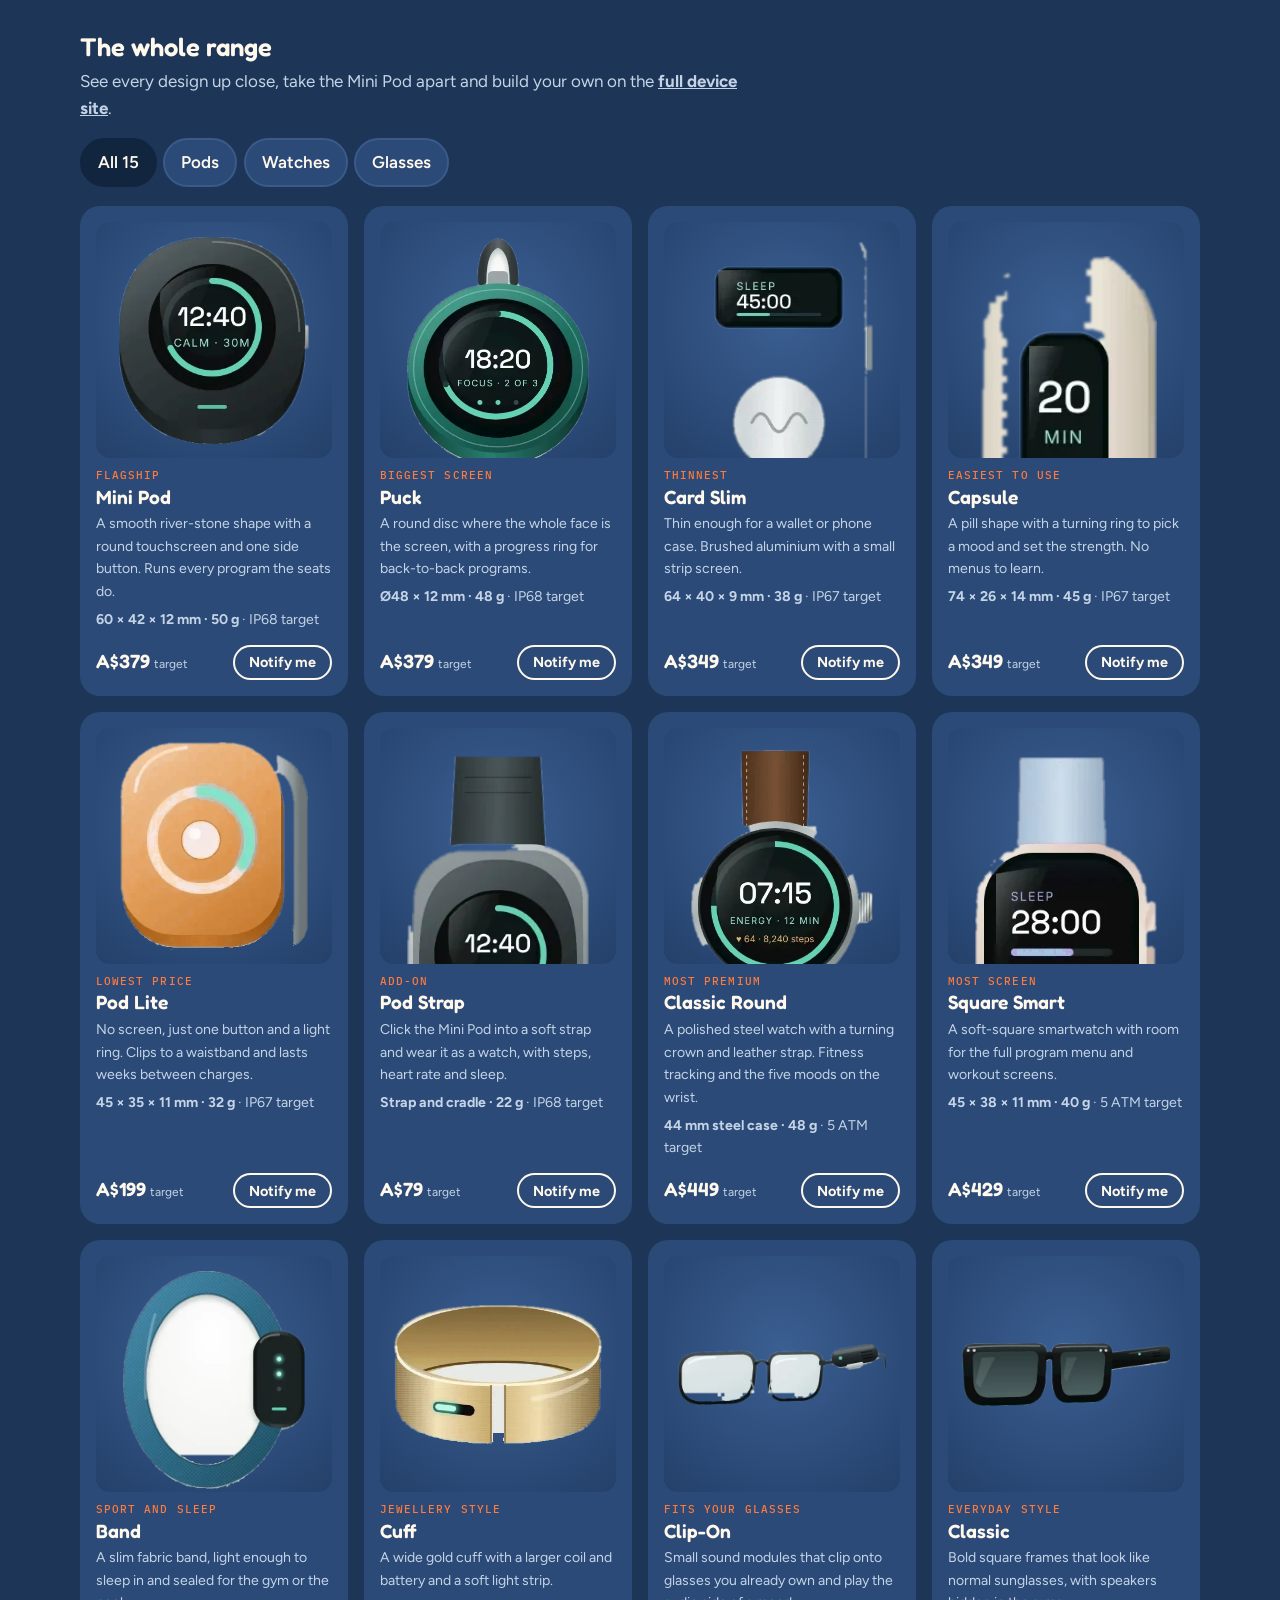
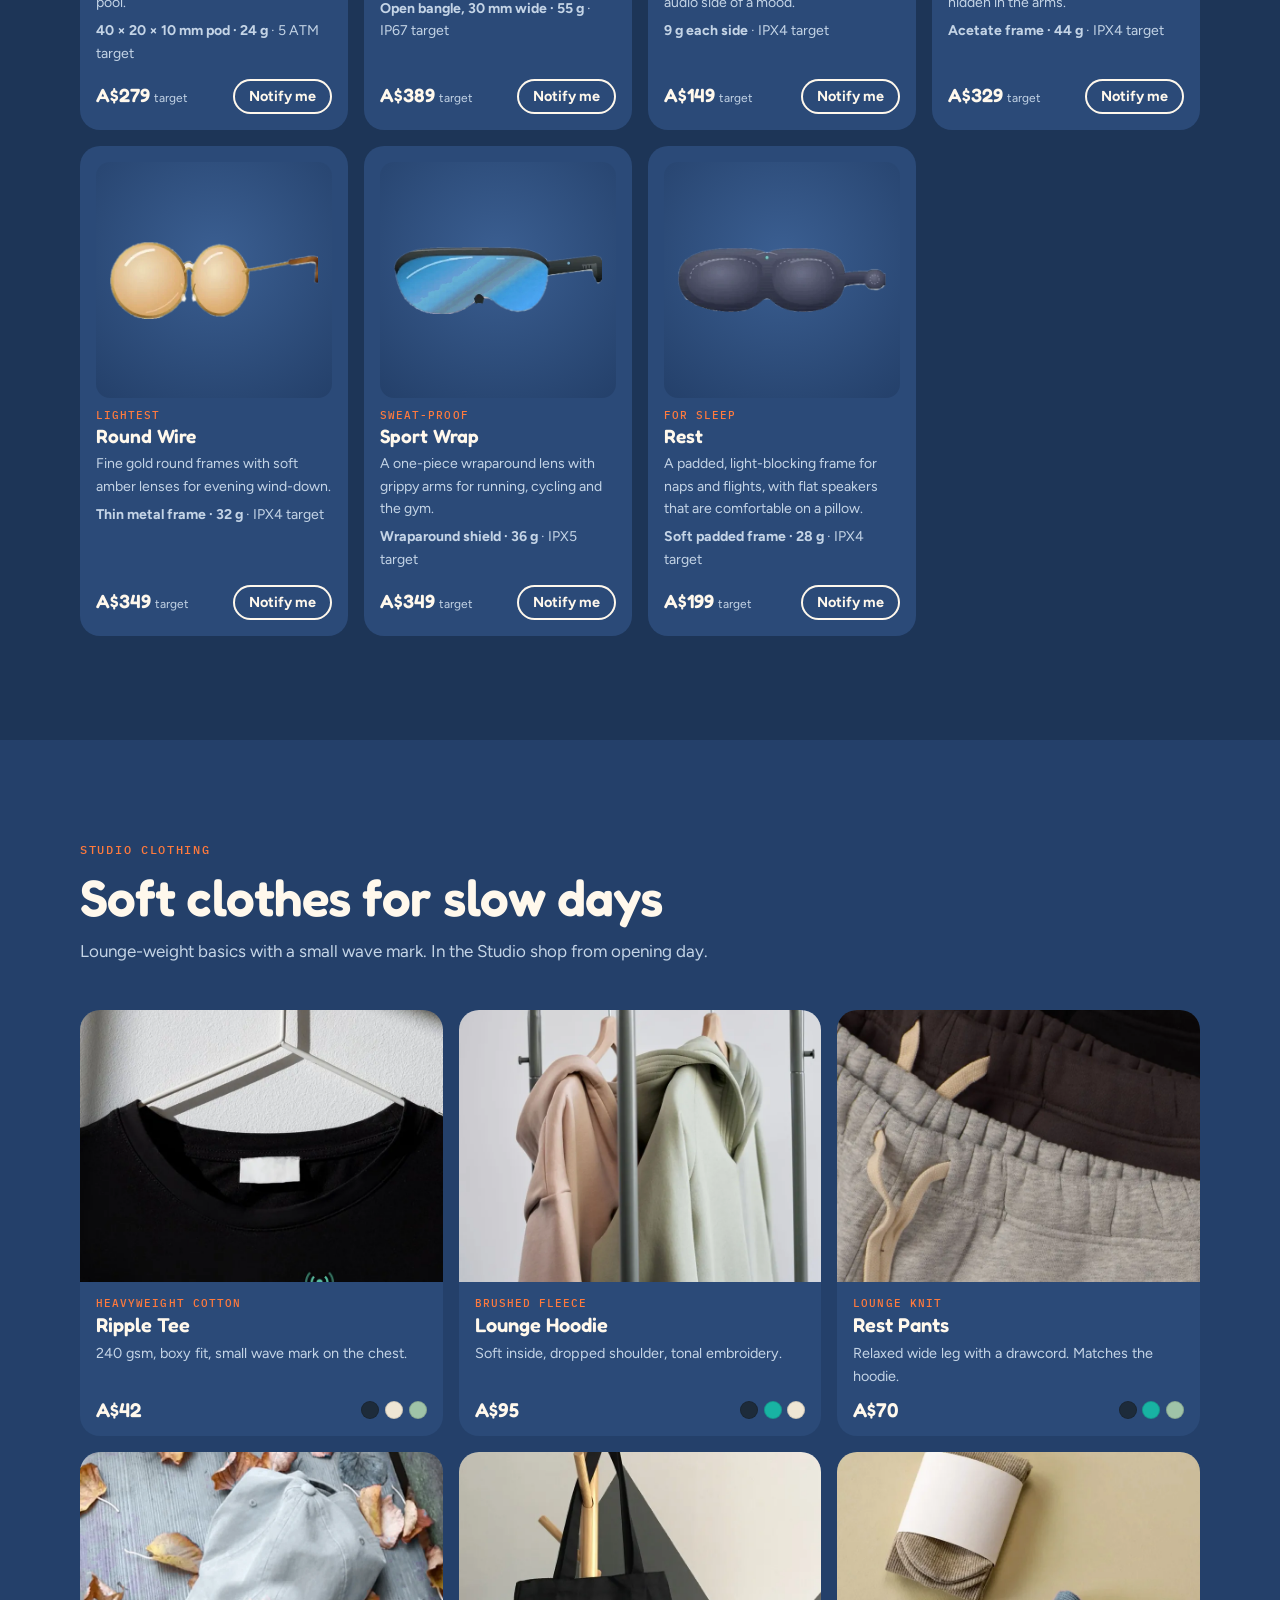
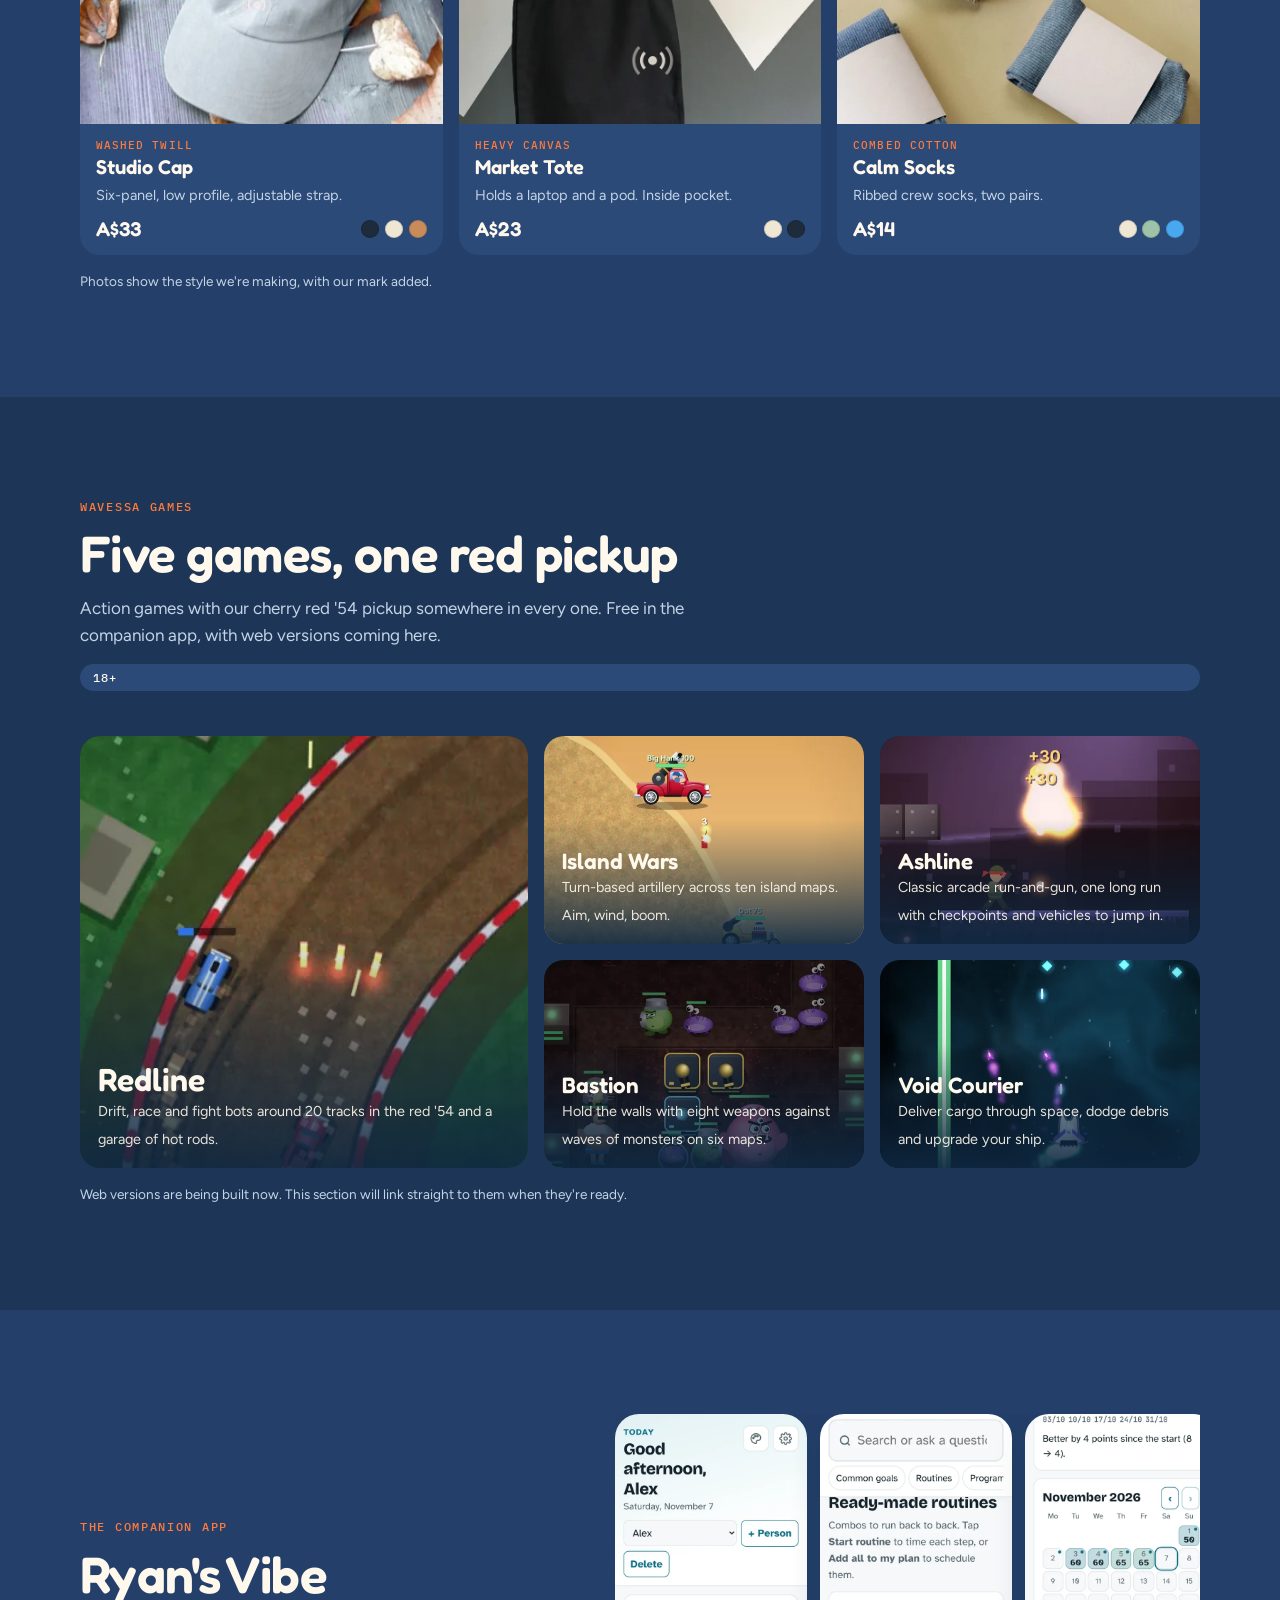
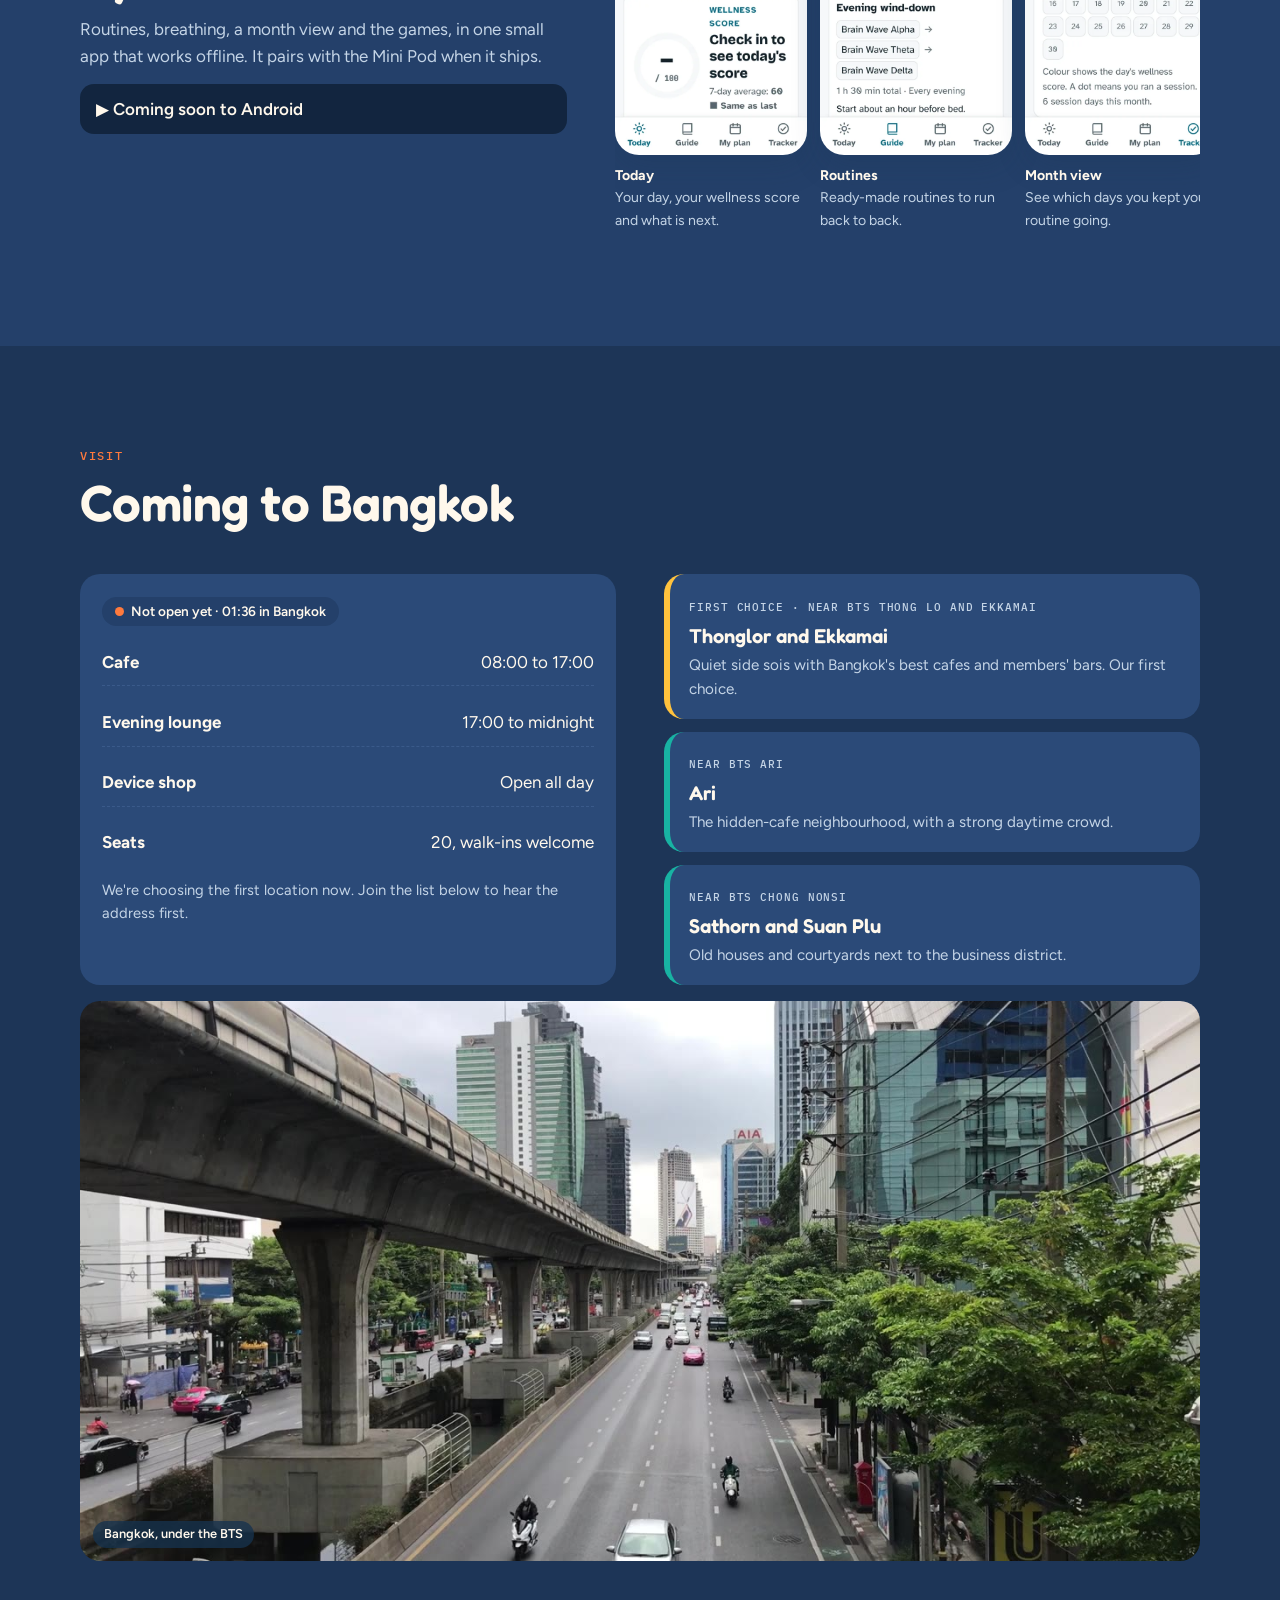
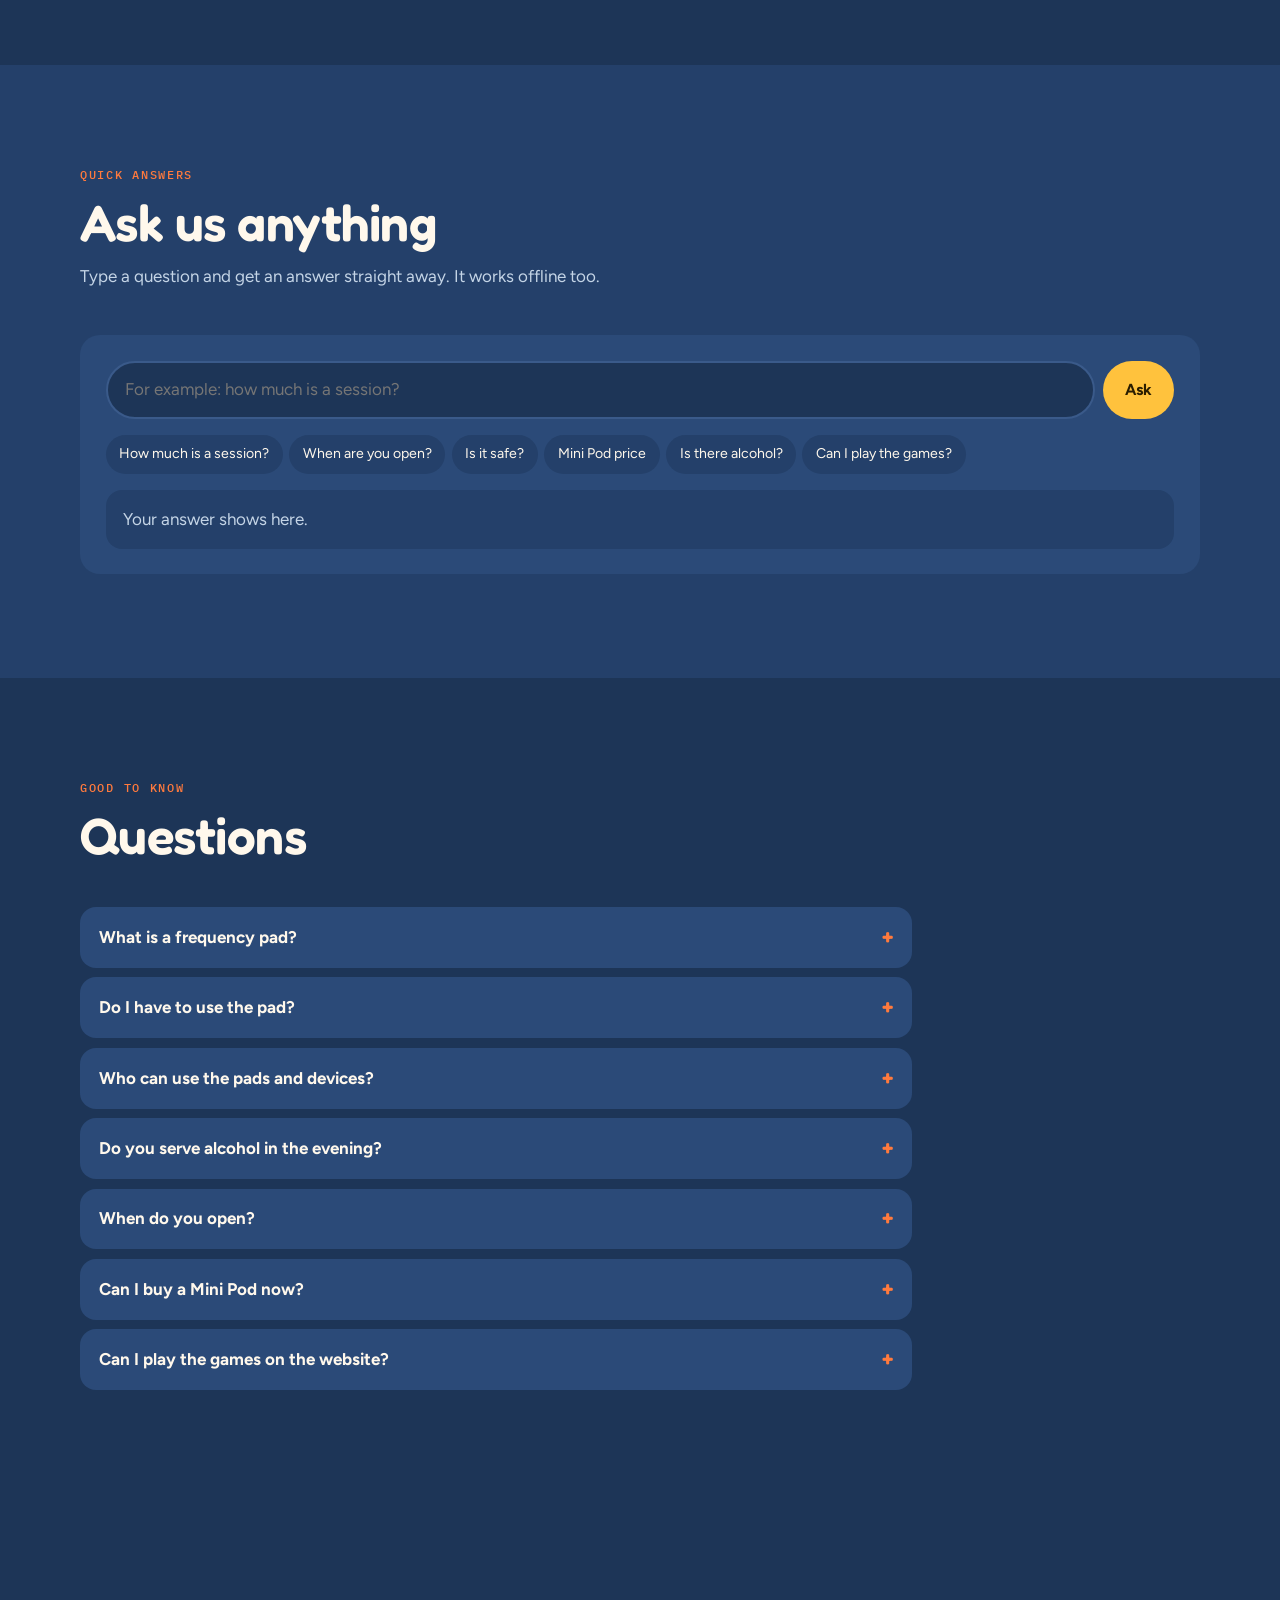
<file: v2/index.html>
<!doctype html><html lang="en-AU"><head><meta charset="utf-8"><meta name="viewport" content="width=device-width,initial-scale=1,viewport-fit=cover"><link rel="manifest" href="manifest.webmanifest"><meta name="theme-color" content="#17324d"><link rel="icon" href="icons/icon-192.png"><link rel="apple-touch-icon" href="icons/icon-180.png"><meta name="apple-mobile-web-app-capable" content="yes"><meta name="apple-mobile-web-app-title" content="Wavessa"><title>Wavessa Studio</title><meta name="description" content="A Bangkok cafe by day and a calm lounge by night, with a frequency pad in every seat and a shop for the Mini Pod and the Wavessa range."><meta property="og:title" content="Wavessa Studio, Bangkok"><meta property="og:description" content="Coffee by day, a calm lounge by night, and a pad in every seat."><meta property="og:image" content="https://zeus4127.github.io/wavessa/v2/img/hero.jpg"><meta property="og:url" content="https://zeus4127.github.io/wavessa/v2/"><meta name="twitter:card" content="summary_large_image"><link rel="preconnect" href="https://fonts.googleapis.com"><link rel="preconnect" href="https://fonts.gstatic.com" crossorigin><link rel="stylesheet" href="https://fonts.googleapis.com/css2?family=Fredoka:wght@500;600&family=Figtree:wght@400;500;600;700&family=IBM+Plex+Mono:wght@500&display=swap"><style>:root{--bg:#fff8ec;--surface:#fdeccd;--card:#ffffff;--ink:#17324d;--muted:#566b80;--line:#ecdcbc;--navy:#17324d;--on-navy:#fff8ec;--sun:#ffc23d;--sun-ink:#2a1d00;--sea:#2f8fc9;--teal:#18b3a3;--orange:#ff7a3d;--ok:#1d8a5a;--f-display:"Fredoka","Trebuchet MS",system-ui,sans-serif;--f-body:"Figtree","Segoe UI",system-ui,sans-serif;--f-mono:"IBM Plex Mono",ui-monospace,Menlo,monospace;--wrap:72rem;--r:20px}:root[data-theme=night]{--bg:#1d3557;--surface:#24406a;--card:#2b4a78;--ink:#fff8ec;--muted:#c4d4e6;--line:#3a5a8a;--navy:#12253f;--sea:#7cc8ff;--ok:#8fe0b4;color-scheme:dark}*{box-sizing:border-box}[hidden]{display:none!important}html{scroll-behavior:smooth;scroll-padding-top:4.5rem}@media (prefers-reduced-motion:reduce){html{scroll-behavior:auto}}body{margin:0;background:var(--bg);color:var(--ink);font:400 1.0625rem/1.6 var(--f-body);transition:background .5s,color .5s}img{max-width:100%;display:block}.wrap{max-width:var(--wrap);margin:0 auto;padding-left:max(16px,env(safe-area-inset-left,0px));padding-right:max(16px,env(safe-area-inset-right,0px))}h1,h2,h3{margin:0;text-wrap:balance}h1,h2{font-family:var(--f-display);font-weight:600;letter-spacing:-.01em;line-height:1.04}h2{font-size:clamp(2rem, 5vw, 3.2rem)}h3{font:700 1.2rem/1.25 var(--f-body)}p{margin:0;max-width:62ch}a{color:inherit}button,input,select,textarea{font:inherit;color:inherit}:focus-visible{outline:3px solid var(--sun);outline-offset:2px;border-radius:6px}.eyebrow{font:500 .76rem/1 var(--f-mono);letter-spacing:.14em;text-transform:uppercase;color:var(--orange)}.muted{color:var(--muted)}section{padding-block:clamp(3.5rem,9vw,6.5rem)}.head{display:flex;flex-direction:column;gap:.9rem;margin-bottom:clamp(1.8rem,4vw,2.8rem)}.band{background:var(--surface);transition:background .5s}.btn{display:inline-flex;align-items:center;justify-content:center;gap:.5rem;font:700 1rem/1 var(--f-body);padding:.95rem 1.4rem;border-radius:999px;border:0;background:var(--sun);color:var(--sun-ink);text-decoration:none;cursor:pointer;white-space:nowrap;transition:transform .15s,filter .15s}.btn:hover{filter:brightness(1.05);transform:translateY(-1px)}.btn.dark{background:var(--navy);color:var(--on-navy)}.btn.line{background:0 0;color:var(--ink);box-shadow:inset 0 0 0 2px var(--ink)}.btn.sm{padding:.65rem 1rem;font-size:.9rem}.reveal{transition:opacity .7s,transform .7s}.reveal.pre{opacity:0;transform:translateY(24px)}body::before{content:"";position:fixed;inset:0 0 auto;height:env(safe-area-inset-top,0);z-index:30;background:var(--navy)}header.top{position:sticky;top:env(safe-area-inset-top,0);z-index:20;color:#fff8ec;background:#17324d}header.top .wrap{display:flex;align-items:center;justify-content:space-between;gap:1rem;padding-block:.7rem}.brand{font:600 1.4rem/1 var(--f-display);text-decoration:none;display:flex;align-items:center;gap:.5rem}.brand svg{width:30px;height:30px;flex:none}nav.links{display:flex;gap:1.25rem;font:500 .95rem/1 var(--f-body)}nav.links a{text-decoration:none;opacity:.85}nav.links a:hover{opacity:1;color:var(--sun)}.hright{display:flex;gap:.5rem;align-items:center}.tbtn{border:0;background:rgba(255,255,255,.12);color:#fff8ec;border-radius:999px;padding:.55rem .8rem;font:600 .85rem/1 var(--f-body);cursor:pointer;white-space:nowrap}.tbtn:hover{background:rgba(255,255,255,.22)}@media (max-width:1020px){nav.links{display:none}}@media (max-width:420px){.brand span{display:none}}.hero{position:relative;color:#fff8ec;background:#7cc8ff;min-height:clamp(36rem,82vh,50rem);overflow:hidden;isolation:isolate;display:flex;flex-direction:column}.hero .bg{position:absolute;inset:0;z-index:-2;background:#7cc8ff url("img/hero.jpg") center 55%/cover no-repeat;transition:opacity .6s}.hero .bg.n{background-image:url("img/hero-night.jpg");opacity:0}:root[data-theme=night] .hero .bg.n{opacity:1}@media (max-width:700px){.hero .bg{background-image:url("img/hero-small.jpg");background-position:50% 70%}.hero .bg.n{background-image:url("img/hero-night-small.jpg")}}.hero .shade{position:absolute;inset:0;z-index:-1;background:linear-gradient(100deg,rgba(14,40,66,.78) 0,rgba(14,40,66,.42) 45%,rgba(14,40,66,0) 75%),linear-gradient(0deg,rgba(14,40,66,.5) 0,rgba(14,40,66,0) 35%)}.hero .credit{position:absolute;right:max(16px,env(safe-area-inset-right,0px));bottom:.6rem;font:500 .68rem/1 var(--f-mono);letter-spacing:.08em;text-transform:uppercase;opacity:.8}@media (max-width:720px){.hero .credit{display:none}}@media (max-width:700px){.hero .shade{background:linear-gradient(180deg,rgba(14,40,66,.82) 0,rgba(14,40,66,.62) 55%,rgba(14,40,66,.3) 100%)}}.hero .wrap{flex:1 0 auto;width:100%;display:flex;flex-direction:column;justify-content:space-between;gap:1.5rem;padding-block:clamp(2rem,6vw,4rem) 1.5rem}.hero h1{font-size:clamp(2.8rem, 8vw, 6.2rem);max-width:12ch;text-shadow:0 3px 24px rgba(14,40,66,.35)}.hero h1 em{font-style:normal;color:var(--sun)}.hero .lede{margin-top:1.1rem;font-size:clamp(1.05rem, 2vw, 1.3rem);max-width:36ch}form.quick{display:grid;grid-template-columns:1.2fr 1fr 1fr auto;gap:.5rem;background:#fff8ec;color:#17324d;border-radius:22px;padding:.55rem;box-shadow:0 18px 50px rgba(14,40,66,.3);max-width:50rem}form.quick label{display:flex;flex-direction:column;gap:.15rem;padding:.35rem .8rem;border-radius:12px;font:600 .72rem/1.1 var(--f-mono);letter-spacing:.08em;text-transform:uppercase;color:#566b80;min-width:0}form.quick label+label{border-left:1px solid #ecdcbc}form.quick input,form.quick select{border:0;background:0 0;font:600 1rem/1.3 var(--f-body);color:#17324d;padding:.1rem 0;width:100%;min-width:0;color-scheme:light}form.quick .btn{border-radius:16px}@media (max-width:720px){form.quick{grid-template-columns:1fr 1fr}form.quick label+label{border-left:0}form.quick label:first-child{grid-column:1/-1}form.quick .btn{grid-column:1/-1}}.facts{background:var(--sea);color:#fff8ec}:root[data-theme=night] .facts{background:#12253f}.facts .wrap{display:grid;grid-template-columns:repeat(5,1fr);gap:1rem;padding-block:1.5rem}.facts div{display:flex;flex-direction:column;gap:.25rem}.facts b{font:600 1.9rem/1 var(--f-display);font-variant-numeric:tabular-nums}.facts small{font:500 .72rem/1.3 var(--f-mono);letter-spacing:.08em;text-transform:uppercase;opacity:.9}@media (max-width:760px){.facts .wrap{grid-template-columns:repeat(2,1fr);row-gap:1.3rem}.facts div:last-child{grid-column:1/-1}}.intro{display:grid;grid-template-columns:1.1fr 1fr;gap:clamp(2rem,5vw,4rem);align-items:center}.intro .big{font:600 clamp(1.6rem, 3.2vw, 2.3rem)/1.2 var(--f-display);max-width:22ch}.intro .text{display:flex;flex-direction:column;gap:1rem}@media (max-width:820px){.intro{grid-template-columns:1fr}}.worlds{display:grid;grid-template-columns:repeat(3,1fr);gap:1rem;margin-top:clamp(2.5rem,6vw,4rem)}.world{background:var(--card);border-radius:var(--r);overflow:hidden;display:flex;flex-direction:column;box-shadow:0 10px 30px rgba(23,50,77,.08)}.world img{aspect-ratio:16/10;object-fit:cover;width:100%;background:#7cc8ff}.world .body{padding:1.1rem 1.2rem 1.3rem;display:flex;flex-direction:column;gap:.5rem;flex:1}.world .when{font:500 .72rem/1 var(--f-mono);letter-spacing:.1em;text-transform:uppercase;color:var(--wc)}.world h3{font:600 1.5rem/1.1 var(--f-display)}.world p{color:var(--muted);font-size:.98rem}.world a{margin-top:auto;padding-top:.4rem;font-weight:700;color:var(--wc);text-decoration:none}@media (max-width:860px){.worlds{grid-template-columns:1fr}}.gal{display:grid;grid-template-columns:repeat(4,1fr);grid-auto-rows:13rem;gap:.8rem}.gal figure{margin:0;position:relative;border-radius:var(--r);overflow:hidden;background:#24406a}.gal img,.gal video{width:100%;height:100%;object-fit:cover;display:block}.gal .big{grid-column:span 2;grid-row:span 2}.gal .tall{grid-row:span 2}.gal figcaption{position:absolute;left:.7rem;bottom:.7rem;background:rgba(23,50,77,.78);color:#fff8ec;font:600 .8rem/1 var(--f-body);padding:.45rem .7rem;border-radius:999px}@media (max-width:860px){.gal{grid-template-columns:1fr 1fr;grid-auto-rows:10rem}}.m3d-facts{display:grid;grid-template-columns:repeat(4,1fr);gap:1rem;margin-top:1.4rem}.m3d-facts div{display:flex;flex-direction:column;gap:.2rem;border-top:3px solid var(--sun);padding-top:.7rem}.m3d-facts b{font:600 1.3rem/1.1 var(--f-display)}.m3d-facts span{color:var(--muted);font-size:.9rem}@media (max-width:760px){.m3d-facts{grid-template-columns:1fr 1fr}}.street{margin-top:1rem;border-radius:var(--r);overflow:hidden;position:relative;aspect-ratio:16/8;background:#24406a}.street video{width:100%;height:100%;object-fit:cover;display:block}.street span{position:absolute;left:.8rem;bottom:.8rem;background:rgba(23,50,77,.78);color:#fff8ec;font:600 .8rem/1 var(--f-body);padding:.45rem .7rem;border-radius:999px}.game-card{margin-top:1.6rem;display:flex;gap:1.2rem;align-items:center;justify-content:space-between;background:var(--navy);color:#fff8ec;border-radius:var(--r);padding:1.2rem 1.4rem}.game-card b{display:block;font:600 1.25rem/1.2 var(--f-display);margin-bottom:.25rem}.game-card span{opacity:.88;font-size:.95rem}@media (max-width:640px){.game-card{flex-direction:column;align-items:flex-start}}.moods{display:grid;grid-template-columns:1fr 1fr;gap:clamp(1.5rem,4vw,3rem);align-items:start}.mlist{display:flex;flex-direction:column;gap:.6rem}.mood{display:grid;grid-template-columns:auto 1fr auto;gap:.9rem;align-items:center;text-align:left;background:var(--card);border:2px solid transparent;border-radius:16px;padding:.9rem 1rem;cursor:pointer}.mood i{width:18px;height:18px;border-radius:50%;background:var(--c);box-shadow:0 0 0 5px color-mix(in srgb,var(--c) 25%,transparent)}.mood b{display:block;font:600 1.15rem/1.2 var(--f-display)}.mood span{color:var(--muted);font-size:.92rem}.mood em{font:500 .66rem/1.2 var(--f-mono);letter-spacing:.08em;text-transform:uppercase;font-style:normal;color:var(--muted);text-align:right;max-width:9rem}.mood[aria-pressed=true]{border-color:var(--c)}.seat{background:var(--navy);color:#fff8ec;border-radius:var(--r);padding:1.5rem;display:flex;flex-direction:column;gap:1rem;position:sticky;top:5.5rem}.seat canvas{width:100%;height:140px;display:block}.seat .now{font:600 2rem/1 var(--f-display);color:var(--mc,#18b3a3)}.lens{display:flex;gap:.4rem;flex-wrap:wrap}.lens button{border:0;background:rgba(255,255,255,.12);color:#fff8ec;border-radius:999px;padding:.55rem .9rem;font-weight:600;cursor:pointer}.lens button[aria-pressed=true]{background:var(--sun);color:var(--sun-ink)}.seat .price{font:600 1.4rem/1.1 var(--f-display)}.seat small{opacity:.8}.note{font-size:.85rem;color:var(--muted);margin-top:1rem}.seat .note{color:#c4d4e6;margin:0}@media (max-width:860px){.moods{grid-template-columns:1fr}.seat{position:static}.mood em{display:none}}.tabs{display:inline-flex;background:var(--card);border-radius:999px;padding:.25rem;gap:.2rem;box-shadow:0 6px 18px rgba(23,50,77,.08)}.tabs button{border:0;background:0 0;border-radius:999px;padding:.65rem 1.1rem;font-weight:700;cursor:pointer}.tabs button[aria-selected=true]{background:var(--navy);color:#fff8ec}:root[data-theme=night] .tabs button[aria-selected=true]{background:var(--sun);color:var(--sun-ink)}.menu-grid{display:grid;grid-template-columns:repeat(3,1fr);gap:1.4rem;margin-top:1.6rem}.menu-col{background:var(--card);border-radius:var(--r);padding:1.3rem 1.3rem 1rem}.menu-col h3{font:600 1.4rem/1 var(--f-display);display:flex;justify-content:space-between;align-items:baseline;gap:.5rem;padding-bottom:.7rem;border-bottom:2px dashed var(--line)}.menu-col h3 small{font:500 .68rem/1 var(--f-mono);letter-spacing:.1em;text-transform:uppercase;color:var(--orange)}.menu-col ul{list-style:none;margin:0;padding:0}.menu-col li{display:grid;grid-template-columns:1fr auto;gap:.1rem 1rem;padding:.7rem 0;border-bottom:1px solid var(--line)}.menu-col li:last-child{border-bottom:0}.menu-col li b{font-weight:600}.menu-col li em{font-style:normal;font-weight:700;font-variant-numeric:tabular-nums}.menu-col li span{grid-column:1/-1;color:var(--muted);font-size:.88rem}.menu-photos{display:grid;grid-template-columns:repeat(4,1fr);gap:.8rem;margin-top:1.4rem}.menu-photos img{border-radius:16px;aspect-ratio:1;object-fit:cover;width:100%}@media (max-width:900px){.menu-grid{grid-template-columns:1fr}.menu-photos{grid-template-columns:repeat(2,1fr)}}.pod{display:grid;grid-template-columns:1fr 1fr;gap:clamp(1.5rem,4vw,3rem);align-items:center;background:var(--card);border-radius:calc(var(--r) + 6px);padding:clamp(1.2rem,3vw,2rem)}.pod img{border-radius:var(--r);width:100%;aspect-ratio:4/3;object-fit:cover}.pod .price-row{display:flex;gap:1.6rem;flex-wrap:wrap;align-items:baseline;margin:.4rem 0 .2rem}.pod .price-row b{font:600 2.4rem/1 var(--f-display)}.pod .price-row small{display:block;color:var(--muted);font-size:.85rem}.specs{display:grid;grid-template-columns:1fr 1fr;gap:.6rem;margin:1rem 0 1.2rem}.specs div{background:var(--surface);border-radius:14px;padding:.7rem .85rem}.specs b{display:block;font-weight:700}.specs span{color:var(--muted);font-size:.85rem}@media (max-width:860px){.pod{grid-template-columns:1fr}}.filters{display:flex;gap:.4rem;flex-wrap:wrap;margin:2.2rem 0 1.2rem}.filters button{border:2px solid var(--line);background:var(--card);border-radius:999px;padding:.55rem 1rem;font-weight:600;cursor:pointer}.filters button[aria-pressed=true]{background:var(--navy);color:#fff8ec;border-color:var(--navy)}.range{display:grid;grid-template-columns:repeat(auto-fill,minmax(13.5rem,1fr));gap:1rem}.dev{background:var(--card);border-radius:var(--r);padding:1rem;display:flex;flex-direction:column;gap:.35rem}.dev .pic{aspect-ratio:1;border-radius:14px;background:radial-gradient(circle at 50% 40%,#fff,#e9f5ff);display:grid;place-items:center;overflow:hidden}:root[data-theme=night] .dev .pic{background:radial-gradient(circle at 50% 40%,#3b5f92,#24406a)}.dev .pic img{width:88%;height:88%;object-fit:contain}.dev .tag{font:500 .66rem/1 var(--f-mono);letter-spacing:.1em;text-transform:uppercase;color:var(--orange);margin-top:.4rem}.dev h3{font:600 1.2rem/1.1 var(--f-display)}.dev p{font-size:.88rem;color:var(--muted)}.dev .foot{display:flex;justify-content:space-between;align-items:center;margin-top:auto;padding-top:.5rem}.dev .foot b{font:600 1.2rem/1 var(--f-display)}.dev .foot small{color:var(--muted);font-size:.75rem}.games{display:grid;grid-template-columns:1.4fr 1fr 1fr;grid-auto-rows:1fr;gap:1rem}.game{position:relative;border-radius:var(--r);overflow:hidden;background:var(--navy);color:#fff8ec;min-height:13rem;display:flex;flex-direction:column;justify-content:flex-end}.game img{position:absolute;inset:0;width:100%;height:100%;object-fit:cover}.game::after{content:"";position:absolute;inset:0;background:linear-gradient(0deg,rgba(14,40,66,.9) 0,rgba(14,40,66,0) 60%)}.game div{position:relative;z-index:1;padding:1rem 1.1rem}.game b{font:600 1.4rem/1.1 var(--f-display);display:block}.game span{font-size:.9rem;opacity:.9}.game:first-child{grid-row:span 2}.game:first-child b{font-size:2rem}.age{display:inline-flex;gap:.4rem;align-items:center;font:500 .72rem/1 var(--f-mono);letter-spacing:.08em;text-transform:uppercase;background:var(--card);border-radius:999px;padding:.5rem .8rem}@media (max-width:860px){.games{grid-template-columns:1fr 1fr}.game:first-child{grid-column:1/-1;grid-row:auto;min-height:16rem}}@media (max-width:520px){.games{grid-template-columns:1fr}}.app{display:grid;grid-template-columns:1fr 1.2fr;gap:clamp(1.5rem,4vw,3rem);align-items:center}.phones{display:flex;gap:.8rem;overflow-x:auto;scroll-snap-type:x mandatory;padding-bottom:.6rem}.phones figure{margin:0;flex:0 0 12rem;scroll-snap-align:start}.phones img{border-radius:24px;box-shadow:0 12px 30px rgba(23,50,77,.18);background:#fff}.phones figcaption{margin-top:.6rem;font-size:.88rem;color:var(--muted)}.phones figcaption b{display:block;color:var(--ink)}.soon{display:inline-flex;gap:.6rem;align-items:center;background:var(--navy);color:#fff8ec;border-radius:14px;padding:.7rem 1rem;font-weight:600}@media (max-width:860px){.app{grid-template-columns:1fr}}.visit{display:grid;grid-template-columns:1fr 1fr;gap:clamp(1.5rem,4vw,3rem)}.hours{background:var(--card);border-radius:var(--r);padding:1.4rem;display:flex;flex-direction:column;gap:.8rem}.hours div{display:flex;justify-content:space-between;gap:1rem;padding:.6rem 0;border-bottom:1px dashed var(--line)}.hours div:last-of-type{border-bottom:0}.chip{display:inline-flex;align-items:center;gap:.45rem;font:600 .85rem/1 var(--f-body);background:var(--surface);border-radius:999px;padding:.5rem .8rem;align-self:flex-start}.chip i{width:9px;height:9px;border-radius:50%;background:var(--orange)}.areas{display:flex;flex-direction:column;gap:.8rem}.area{background:var(--card);border-radius:var(--r);padding:1.1rem 1.2rem;border-left:6px solid var(--teal)}.area:first-child{border-left-color:var(--sun)}.area small{font:500 .7rem/1 var(--f-mono);letter-spacing:.08em;text-transform:uppercase;color:var(--muted)}.area h3{font:600 1.25rem/1.2 var(--f-display);margin:.3rem 0}.area p{color:var(--muted);font-size:.95rem}@media (max-width:860px){.visit{grid-template-columns:1fr}}.ask{background:var(--card);border-radius:var(--r);padding:clamp(1rem,3vw,1.6rem);display:flex;flex-direction:column;gap:1rem}.ask form{display:flex;gap:.5rem}.ask input{flex:1;min-width:0;border:2px solid var(--line);background:var(--bg);border-radius:999px;padding:.85rem 1.1rem}.qchips{display:flex;gap:.4rem;flex-wrap:wrap}.qchips button{border:0;background:var(--surface);border-radius:999px;padding:.5rem .85rem;font-size:.88rem;cursor:pointer}.answer{background:var(--surface);border-radius:16px;padding:1rem 1.1rem;min-height:3.2rem}.answer b{display:block;font:600 1.05rem/1.2 var(--f-display);margin-bottom:.3rem}.faq{display:flex;flex-direction:column;gap:.6rem;max-width:52rem}.faq details{background:var(--card);border-radius:16px;padding:0 1.2rem}.faq summary{cursor:pointer;list-style:none;padding:1.05rem 0;font-weight:700;display:flex;justify-content:space-between;gap:1rem}.faq summary::-webkit-details-marker{display:none}.faq summary::after{content:"+";font:600 1.4rem/1 var(--f-display);color:var(--orange)}.faq details[open] summary::after{content:"–"}.faq details p{padding-bottom:1.1rem;color:var(--muted)}.book{display:grid;grid-template-columns:1.3fr 1fr;gap:clamp(1.5rem,4vw,3rem);align-items:start}form.bk{display:grid;grid-template-columns:1fr 1fr;gap:1rem}form.bk label{display:flex;flex-direction:column;gap:.35rem;font-weight:600;font-size:.92rem}form.bk label.full{grid-column:1/-1}form.bk input,form.bk select,form.bk textarea{border:2px solid var(--line);background:var(--card);border-radius:14px;padding:.8rem .9rem;font-weight:500}form.bk textarea{min-height:6rem;resize:vertical}.summary{position:sticky;top:5.5rem;background:var(--navy);color:#fff8ec;border-radius:var(--r);padding:1.5rem;display:flex;flex-direction:column;gap:.8rem}.summary h3{font:600 1.5rem/1.1 var(--f-display)}.summary dl{display:grid;grid-template-columns:auto 1fr;gap:.4rem 1rem;margin:0}.summary dt{opacity:.75}.summary dd{margin:0;font-weight:600;text-align:right}.summary .note{color:#c4d4e6}.msg{font-weight:600;color:var(--ok)}@media (max-width:860px){.book{grid-template-columns:1fr}.summary{position:static}form.bk{grid-template-columns:1fr}}.wait{display:flex;gap:.5rem;flex-wrap:wrap;margin-top:.4rem}.wait input{flex:1 1 14rem;border:0;border-radius:999px;padding:.9rem 1.1rem;background:#fff8ec;color:#17324d}.cta{background:var(--orange);color:#fff8ec;border-radius:calc(var(--r) + 6px);padding:clamp(1.4rem,4vw,2.4rem);display:grid;grid-template-columns:1.2fr 1fr;gap:1.5rem;align-items:center}.cta h2{font-size:clamp(1.8rem, 4vw, 2.6rem)}@media (max-width:860px){.cta{grid-template-columns:1fr}}footer{background:#17324d;color:#fff8ec;padding-block:2.5rem calc(2.5rem + env(safe-area-inset-bottom,0px))}footer .wrap{display:flex;flex-wrap:wrap;gap:1.5rem 3rem;justify-content:space-between}footer p{opacity:.8;font-size:.9rem}footer nav{display:flex;gap:1rem;flex-wrap:wrap;font-size:.92rem}footer nav a{text-decoration:none;opacity:.85}@media (max-width:900px){footer{padding-bottom:calc(6rem + env(safe-area-inset-bottom,0px))}}.mbtn{display:none;border:0;background:rgba(255,255,255,.12);color:#fff8ec;border-radius:999px;width:40px;height:40px;cursor:pointer;font-size:1.2rem}@media (max-width:1020px){.mbtn{display:inline-grid;place-items:center}}.drawer{position:fixed;inset:0;z-index:50;background:rgba(14,40,66,.5);display:none}.drawer.open{display:block}.drawer nav{position:absolute;right:0;top:0;bottom:0;width:min(20rem,86vw);background:#17324d;color:#fff8ec;padding:calc(1rem + env(safe-area-inset-top,0px)) 1.2rem 1.2rem;display:flex;flex-direction:column;gap:.2rem;overflow-y:auto}.drawer nav a{text-decoration:none;font:600 1.25rem/1 var(--f-display);padding:.8rem .4rem;border-bottom:1px solid rgba(255,255,255,.1)}.drawer .x{align-self:flex-end;border:0;background:rgba(255,255,255,.12);color:#fff8ec;width:40px;height:40px;border-radius:50%;font-size:1.3rem;cursor:pointer;margin-bottom:.6rem}.evening{background:#1d3557;color:#fff8ec}.evening .muted{color:#c4d4e6}.eve{display:grid;grid-template-columns:1.1fr 1fr;gap:clamp(1.5rem,4vw,3rem);align-items:start}.eve img{border-radius:var(--r);width:100%;aspect-ratio:16/10;object-fit:cover}.week{display:flex;flex-direction:column;gap:.6rem}.ev{display:grid;grid-template-columns:3.4rem 1fr auto;gap:1rem;align-items:center;background:rgba(255,255,255,.08);border-radius:16px;padding:.9rem 1rem}.ev b.d{font:600 1.3rem/1 var(--f-display);color:var(--sun)}.ev h3{font:600 1.1rem/1.2 var(--f-display)}.ev p{color:#c4d4e6;font-size:.9rem}.ev span{font:500 .75rem/1 var(--f-mono);color:#fff8ec;opacity:.85;white-space:nowrap}@media (max-width:860px){.eve{grid-template-columns:1fr}.ev{grid-template-columns:3rem 1fr}.ev span{grid-column:2}}.beans{display:grid;grid-template-columns:repeat(3,1fr);gap:1rem;margin-top:1rem}.bean{background:var(--card);border-radius:var(--r);overflow:hidden;display:flex;flex-direction:column}.bean .bag{height:9rem;position:relative;display:flex;align-items:flex-end;padding:1rem;color:#fff8ec;background:var(--bc)}.bean .bag img{position:absolute;inset:0;width:100%;height:100%;object-fit:cover;opacity:.35;mix-blend-mode:multiply}.bean .bag b{position:relative;font:600 1.6rem/1 var(--f-display)}.bean .bag small{display:block;font:500 .7rem/1 var(--f-mono);letter-spacing:.1em;text-transform:uppercase;margin-bottom:.35rem}.bean .body{padding:1rem;display:flex;flex-direction:column;gap:.5rem;flex:1}.bean .notes{display:flex;gap:.35rem;flex-wrap:wrap}.bean .notes span{background:var(--surface);border-radius:999px;padding:.3rem .65rem;font-size:.82rem}.bean .foot{display:flex;justify-content:space-between;align-items:center;margin-top:auto}.bean .foot b{font:600 1.25rem/1 var(--f-display)}.subh{font:600 1.6rem/1.1 var(--f-display);margin-top:clamp(2.5rem,6vw,3.5rem)}@media (max-width:860px){.beans{grid-template-columns:1fr}}.tiers{display:grid;grid-template-columns:repeat(4,1fr);gap:.8rem;margin-top:1rem}.tier{background:var(--card);border-radius:16px;padding:1rem;border:2px solid transparent;display:flex;flex-direction:column;gap:.3rem}.tier.pick{border-color:var(--sun)}.tier b{font:600 1.1rem/1.2 var(--f-display)}.tier em{font-style:normal;font:600 1.4rem/1 var(--f-display);color:var(--orange)}.tier span{color:var(--muted);font-size:.88rem}@media (max-width:860px){.tiers{grid-template-columns:1fr 1fr}}.finder{display:grid;grid-template-columns:1.2fr 1fr;gap:1.2rem;background:var(--navy);color:#fff8ec;border-radius:var(--r);padding:clamp(1.1rem,3vw,1.8rem);margin-top:clamp(2rem,5vw,3rem)}.finder h3{font:600 1.5rem/1.1 var(--f-display);margin-bottom:.8rem}.fq{margin-bottom:.9rem}.fq p{font-weight:600;margin-bottom:.45rem}.fq div{display:flex;gap:.4rem;flex-wrap:wrap}.fq button{border:0;background:rgba(255,255,255,.12);color:#fff8ec;border-radius:999px;padding:.55rem .9rem;font-weight:600;cursor:pointer}.fq button[aria-pressed=true]{background:var(--sun);color:var(--sun-ink)}.fres{background:#fff8ec;color:#17324d;border-radius:16px;padding:1rem;display:flex;flex-direction:column;gap:.4rem;align-self:start}.fres img{width:9rem;height:9rem;object-fit:contain;align-self:center}.fres small{font:500 .7rem/1 var(--f-mono);letter-spacing:.1em;text-transform:uppercase;color:var(--orange)}.fres h4{margin:0;font:600 1.4rem/1.1 var(--f-display)}@media (max-width:860px){.finder{grid-template-columns:1fr}}.wear{display:grid;grid-template-columns:repeat(3,1fr);gap:1rem}.cloth{background:var(--card);border-radius:var(--r);overflow:hidden;display:flex;flex-direction:column}.cloth img{aspect-ratio:4/3;object-fit:cover;width:100%}.cloth .body{padding:1rem;display:flex;flex-direction:column;gap:.35rem;flex:1}.cloth .tag{font:500 .66rem/1 var(--f-mono);letter-spacing:.1em;text-transform:uppercase;color:var(--orange)}.cloth h3{font:600 1.25rem/1.1 var(--f-display)}.cloth p{color:var(--muted);font-size:.9rem}.cloth .foot{display:flex;justify-content:space-between;align-items:center;margin-top:auto;padding-top:.4rem}.cloth .foot b{font:600 1.25rem/1 var(--f-display)}.sw{display:flex;gap:.35rem}.sw i{width:18px;height:18px;border-radius:50%;box-shadow:inset 0 0 0 1px rgba(0,0,0,.15)}@media (max-width:860px){.wear{grid-template-columns:1fr 1fr}}@media (max-width:520px){.wear{grid-template-columns:1fr}}.mbar{position:fixed;left:0;right:0;bottom:0;z-index:25;background:var(--card);border-top:1px solid var(--line);padding:.7rem max(16px,env(safe-area-inset-right,0px)) calc(.7rem + env(safe-area-inset-bottom,0px)) max(16px,env(safe-area-inset-left,0px));display:none;justify-content:space-between;align-items:center;gap:1rem;box-shadow:0 -8px 30px rgba(23,50,77,.1)}.mbar b{font:600 1.25rem/1 var(--f-display)}.mbar small{color:var(--muted);display:block;font-size:.8rem}@media (max-width:900px){.mbar{display:flex}}.toast{position:fixed;left:50%;bottom:5.5rem;transform:translate(-50%,1rem);background:var(--navy);color:#fff8ec;padding:.8rem 1.1rem;border-radius:999px;font-weight:600;opacity:0;pointer-events:none;transition:.25s;z-index:40}.toast.on{opacity:1;transform:translate(-50%,0)}</style></head><body><header class="top"><div class="wrap"><a class="brand" href="#top" aria-label="Wavessa home"><svg viewBox="0 0 32 32" aria-hidden="true"><circle cx="16" cy="16" r="15" fill="#ffc23d"/><path d="M5 18c3.5-5 7.5-5 11 0s7.5 5 11 0" fill="none" stroke="#17324d" stroke-width="3.2" stroke-linecap="round"/><circle cx="16" cy="11" r="2.6" fill="#17324d"/></svg> <span data-brand>Wavessa</span></a><nav class="links" aria-label="Main"><a href="#worlds">The Studio</a> <a href="#explore">Inside</a> <a href="#sessions">Moods</a> <a href="#menu">Menu</a> <a href="#devices">Devices</a> <a href="#games">Games</a> <a href="#app">App</a> <a href="#visit">Visit</a> <a href="#ask">Q&amp;A</a></nav><div class="hright"><button class="tbtn" id="todBtn" type="button" aria-pressed="false" aria-label="Switch between day cafe and night lounge">☾ Night</button> <a class="btn sm" href="#book">Book a seat</a> <button class="mbtn" id="menuBtn" type="button" aria-label="Open menu" aria-expanded="false">☰</button></div></div></header><div class="drawer" id="drawer" aria-hidden="true"><nav aria-label="Menu"><button class="x" id="menuX" type="button" aria-label="Close menu">×</button> <a href="#worlds">The Studio</a><a href="#explore">Inside</a><a href="#sessions">Moods</a><a href="#menu">Menu</a><a href="#evening">Evenings</a><a href="#devices">Devices</a><a href="devices/">Device site →</a><a href="#wear">Clothing</a><a href="#games">Games</a><a href="#app">App</a><a href="#visit">Visit</a><a href="#ask">Q&amp;A</a><a href="#book">Book a seat</a></nav></div><main id="top"><div class="hero"><div class="bg" role="img" aria-label="A bright, busy cafe with plants, pendant lights and wooden tables"></div><div class="bg n" aria-hidden="true"></div><div class="shade" aria-hidden="true"></div><span class="credit">Stock photo · the feel we're going for</span><div class="wrap"><div><p class="eyebrow" style="color:#ffc23d">Bangkok · Cafe · Lounge · Devices</p><h1 style="margin-top:.9rem">Coffee by day. Calm by night. A <em>pad</em> in every seat.</h1><p class="lede">A 20-seat Bangkok cafe where every chair has a soft frequency pad. Pick a mood with your flat white, stay for the evening lounge, and try the Mini Pod on the way out.</p></div><form class="quick" id="quick"><label>Day<input type="date" id="qDate" required></label> <label>Time <select id="qTime"><option>Morning</option><option selected="selected">Afternoon</option><option>Evening lounge</option></select></label> <label>Guests <select id="qGuests"><option>1</option><option selected="selected">2</option><option>3</option><option>4</option><option>5</option><option>6</option></select></label> <button class="btn" type="submit">Book a seat</button></form></div></div><div class="facts"><div class="wrap"><div><b>20</b><small>seats, each with a pad</small></div><div><b>5</b><small>moods to pick from</small></div><div><b>08–24</b><small>cafe, then lounge</small></div><div><b>15</b><small>devices in the range</small></div><div><b>A$379</b><small>Mini Pod target price</small></div></div></div><section id="worlds"><div class="wrap"><div class="intro reveal"><p class="big">One room, three worlds. Pick the one that fits your day.</p><div class="text"><p>Wavessa Studio is a small Bangkok cafe built around one idea: a calm seat. Every chair has a pad you can feel, running one of five moods while you drink your coffee.</p><p>In the morning it's a bright cafe. At five the lights drop and it becomes a quiet lounge. And at the side there's a little shop where you can hold the Mini Pod and the rest of the range.</p></div></div><div class="worlds"><article class="world reveal" style="--wc:#2f8fc9"><img src="img/photo/cafe-counter.webp" alt="A cafe counter with an espresso machine and shelves of cups" loading="lazy"><div class="body"><span class="when">08:00 to 17:00</span><h3>The Cafe</h3><p>Thai single-origin coffee, brunch warmed to order, and a free 15-minute Calm session with every order.</p><a href="#menu">See the menu →</a></div></article><article class="world reveal" style="--wc:#ff7a3d"><img src="img/photo/night-booth.webp" alt="A warm, low-lit lounge corner with a table and lamps" loading="lazy"><div class="body"><span class="when">17:00 to midnight</span><h3>The Lounge</h3><p>Low lanterns, deep sofas with pads, alcohol-free mood drinks and quiet evening sets.</p><a href="#sessions">Pick a mood →</a></div></article><article class="world reveal" style="--wc:#18b3a3"><img src="img/desk-pod.webp" alt="The Mini Pod on a desk next to a phone running the app" loading="lazy"><div class="body"><span class="when">All day</span><h3>The Device Shop</h3><p>Hold the Mini Pod, try a mood on it, and see the watches, glasses and Studio clothing.</p><a href="devices/">See the devices →</a></div></article></div></div></section><section id="explore" class="band" aria-labelledby="exploreH"><div class="wrap"><div class="head reveal"><p class="eyebrow">Inside the Studio</p><h2 id="exploreH">The feel we're building</h2><p class="muted">Bright mornings, a busy counter, soft chairs and warm lamps after dark. These are free stock photos and videos that show the feel we want, until we can share photos of our own Studio.</p></div><div class="gal" id="gal"><figure class="big"><video muted loop playsinline preload="none" poster="video/lounge-chairs.jpg?v=2" aria-label="Video of soft lounge chairs by a window"><source src="video/lounge-chairs.mp4?v=2" type="video/mp4"></video><figcaption>Soft seats</figcaption></figure><figure><img src="img/photo/cafe-busy.webp" alt="A busy cafe with people chatting at tables" loading="lazy"><figcaption>The counter</figcaption></figure><figure class="tall"><video muted loop playsinline preload="none" poster="video/latte-pour.jpg?v=2" aria-label="Video of milk being poured into a latte"><source src="video/latte-pour.mp4?v=2" type="video/mp4"></video><figcaption>Thai beans</figcaption></figure><figure><img src="img/photo/cafe-window.webp" alt="A table by a sunny window with a coffee press" loading="lazy"><figcaption>Window seats</figcaption></figure><figure><img src="img/photo/cafe-plants.webp" alt="A cafe full of hanging plants and daylight" loading="lazy"><figcaption>Plants and light</figcaption></figure><figure><img src="img/photo/night-lamp.webp" alt="A warm lamp in a quiet corner at night" loading="lazy"><figcaption>After dark</figcaption></figure><figure><img src="img/photo/coffee-latte2.webp" alt="A latte with leaf latte art" loading="lazy"><figcaption>Every order, a free Calm</figcaption></figure></div><div class="m3d-facts"><div><b>45–60 m²</b><span>a small, cosy room</span></div><div><b>3 zones</b><span>cafe, lounge and device shop</span></div><div><b>Day and night</b><span>the room changes at 17:00</span></div><div><b>Near the BTS</b><span>easy to reach in Bangkok</span></div></div><div class="game-card"><div><b>Play the Wavessa games</b><span>Five games, from racing the red '54 to island artillery. Web versions are on their way here.</span></div><a class="btn" href="#games">See the games</a></div></div></section><section id="sessions" aria-labelledby="sessH"><div class="wrap"><div class="head reveal"><p class="eyebrow">A pad in every seat</p><h2 id="sessH">Pick a mood with your coffee</h2><p class="muted">Tell the staff a mood when you order and they start the pad in your seat. Each mood has a matching drink.</p></div><div class="moods"><div class="mlist" id="moods" role="group" aria-label="Moods"></div><div class="seat" id="seat"><canvas id="wave" aria-hidden="true"></canvas><div><small id="sLen">15 MIN SESSION</small><div class="now" id="sMood">Calm</div></div><div class="lens" id="lens" role="group" aria-label="Session length"></div><div><div class="price" id="sPrice">Free with any order</div><small id="sNote"></small></div><p class="note">Matching drink: <b id="sDrink"></b>. For adults 18+, for relaxation only. Not a medical treatment.</p></div></div></div></section><section id="menu" class="band" aria-labelledby="menuH"><div class="wrap"><div class="head reveal"><p class="eyebrow">Menu</p><h2 id="menuH">Thai beans, simple plates</h2></div><div class="tabs" id="menuTabs" role="tablist" aria-label="Menu"><button role="tab" data-t="day" aria-selected="true">☀ Day cafe</button> <button role="tab" data-t="eve" aria-selected="false">☾ Evening lounge</button></div><div class="menu-grid" id="menuGrid"></div><p class="note" id="menuFoot"></p><div class="menu-photos"><img src="img/photo/coffee-latte.webp" alt="Latte with latte art" loading="lazy"> <img src="img/photo/coffee-pourover.webp" alt="Pour-over coffee" loading="lazy"> <img src="img/photo/food-plates.webp" alt="Brunch plates" loading="lazy"> <img src="img/photo/coffee-beans.webp" alt="Roasted coffee beans" loading="lazy"></div><h3 class="subh">Take home Thai beans</h3><p class="muted" style="margin-top:.4rem">The same beans we pour, in 250 g bags. Buy them at the counter.</p><div class="beans" id="beans"></div></div></section><section id="evening" class="evening" aria-labelledby="eveH"><div class="wrap"><div class="head reveal"><p class="eyebrow" style="color:#ffc23d">After five</p><h2 id="eveH">The lounge comes alive</h2><p class="muted">From 17:00 the lanterns glow, the playlist slows down and every seat runs evening moods. Come for a slow drink, stay for a session, leave at midnight.</p></div><div class="eve"><img src="img/photo/night-lounge.webp" alt="A warm, dimly lit lounge with hanging lamps and plants" loading="lazy"><div><h3 style="font:600 1.3rem/1.1 var(--f-display);margin-bottom:.8rem">Planned evenings</h3><div class="week" id="week"></div><p class="muted" style="font-size:.88rem;margin-top:.8rem">Events are planned and may change. The evening menu is alcohol-free.</p><a class="btn" href="#book" style="margin-top:1rem" id="eveBook">Book an evening seat</a></div></div></div></section><section id="devices" aria-labelledby="devH"><div class="wrap"><div class="head reveal"><p class="eyebrow">The device shop</p><h2 id="devH">Take the calm with you</h2><p class="muted">The same five moods as the seats, in your pocket, on your wrist or in your glasses. In development: prices are targets.</p></div><div class="pod reveal"><img src="img/pod-teal-34.webp" alt="The Mini Pod in deep teal" loading="lazy"><div><p class="eyebrow">Flagship</p><h3 style="font:600 2.2rem/1.05 var(--f-display);margin:.4rem 0">Mini Pod</h3><p class="muted">A smooth river-stone shape that fits in a coin pocket, with a round touchscreen, Bluetooth and programs that run back to back.</p><div class="price-row"><div><b>A$379</b><small>target price, incl. GST</small></div><div><b style="color:var(--orange)">A$329</b><small>founding list price</small></div></div><div class="specs"><div><b>60 × 42 × 12 mm</b><span>50 g</span></div><div><b>1.3″ round</b><span>touchscreen</span></div><div><b>800 mAh</b><span>about 4 hours of sessions</span></div><div><b>IP68</b><span>waterproof target</span></div></div><span style="display:flex;gap:.5rem;flex-wrap:wrap"><a class="btn dark" href="#join">Join the founding list</a> <a class="btn line" href="devices/">Full device site →</a></span></div></div><h3 class="subh">Four editions</h3><div class="tiers" id="tiers"></div><div class="finder reveal"><div><h3>Not sure which one? Three quick questions</h3><div id="fqs"></div></div><div class="fres" id="fres" role="status" aria-live="polite"></div></div><h3 class="subh">The whole range</h3><p class="muted" style="margin-top:.4rem">See every design up close, take the Mini Pod apart and build your own on the <a href="devices/" style="font-weight:700">full device site</a>.</p><div class="filters" id="filters" role="group" aria-label="Filter the range" style="margin-top:1rem"></div><div class="range" id="range"></div></div></section><section id="wear" class="band" aria-labelledby="wearH"><div class="wrap"><div class="head reveal"><p class="eyebrow">Studio clothing</p><h2 id="wearH">Soft clothes for slow days</h2><p class="muted">Lounge-weight basics with a small wave mark. In the Studio shop from opening day.</p></div><div class="wear" id="wearGrid"></div><p class="note">Photos show the style we're making, with our mark added.</p></div></section><section id="games" aria-labelledby="gamesH"><div class="wrap"><div class="head reveal"><p class="eyebrow">Wavessa games</p><h2 id="gamesH">Five games, one red pickup</h2><p class="muted">Action games with our cherry red '54 pickup somewhere in every one. Free in the companion app, with web versions coming here.</p><span class="age">18+</span></div><div class="games" id="gameGrid"></div><p class="note">Web versions are being built now. This section will link straight to them when they're ready.</p></div></section><section id="app" class="band" aria-labelledby="appH"><div class="wrap app"><div class="head reveal" style="margin:0"><p class="eyebrow">The companion app</p><h2 id="appH"><span data-app>Ryan's Vibe</span></h2><p class="muted">Routines, breathing, a month view and the games, in one small app that works offline. It pairs with the Mini Pod when it ships.</p><span class="soon">▶ Coming soon to Android</span></div><div class="phones" id="phones"></div></div></section><section id="visit" aria-labelledby="visitH"><div class="wrap"><div class="head reveal"><p class="eyebrow">Visit</p><h2 id="visitH">Coming to Bangkok</h2></div><div class="visit"><div class="hours"><span class="chip"><i></i><span id="bkk">Not open yet</span></span><div><b>Cafe</b><span>08:00 to 17:00</span></div><div><b>Evening lounge</b><span>17:00 to midnight</span></div><div><b>Device shop</b><span>Open all day</span></div><div><b>Seats</b><span>20, walk-ins welcome</span></div><p class="muted" style="font-size:.92rem">We're choosing the first location now. Join the list below to hear the address first.</p></div><div class="areas" id="areas"></div></div><div class="street"><video muted loop playsinline preload="none" poster="video/bkk-bts-street.jpg?v=2" aria-label="Video of a Bangkok street under the BTS skytrain"><source src="video/bkk-bts-street.mp4?v=2" type="video/mp4"></video><span>Bangkok, under the BTS</span></div><div></div></div></section><section id="ask" class="band" aria-labelledby="askH"><div class="wrap"><div class="head reveal"><p class="eyebrow">Quick answers</p><h2 id="askH">Ask us anything</h2><p class="muted">Type a question and get an answer straight away. It works offline too.</p></div><div class="ask"><form id="askForm"><input id="askIn" type="search" placeholder="For example: how much is a session?" aria-label="Your question" autocomplete="off"><button class="btn" type="submit">Ask</button></form><div class="qchips" id="qchips"></div><div class="answer" id="answer" role="status" aria-live="polite"><span class="muted">Your answer shows here.</span></div></div></div></section><section id="faq" aria-labelledby="faqH"><div class="wrap"><div class="head reveal"><p class="eyebrow">Good to know</p><h2 id="faqH">Questions</h2></div><div class="faq" id="faqList"></div></div></section><section id="book" aria-labelledby="bookH"><div class="wrap"><div class="head reveal"><p class="eyebrow">Book a seat</p><h2 id="bookH">Save a seat with a pad</h2><p class="muted">There's no payment online. Send the form and your email app opens with your booking filled in.</p></div><div class="book"><form class="bk" id="bk"><label>Day<input type="date" id="bDate" required></label> <label>Time<select id="bTime"><option>Morning</option><option selected="selected">Afternoon</option><option>Evening lounge</option></select></label> <label>Guests<select id="bGuests"><option>1</option><option selected="selected">2</option><option>3</option><option>4</option><option>5</option><option>6</option></select></label> <label>Mood<select id="bMood"></select></label> <label>Your name<input id="bName" required autocomplete="name"></label> <label>Your email<input id="bEmail" type="email" required autocomplete="email"></label> <label class="full">Anything else<textarea id="bNote" placeholder="Window seat, birthday, a quiet corner..."></textarea></label><div class="full" style="grid-column:1/-1"><button class="btn dark" type="submit">Send booking</button> <span class="msg" id="bMsg" role="status"></span></div></form><aside class="summary" aria-label="Booking summary"><h3>Your visit</h3><dl><dt>Day</dt><dd id="sumDate">Pick a day</dd><dt>Time</dt><dd id="sumTime">Afternoon</dd><dt>Guests</dt><dd id="sumGuests">2</dd><dt>Mood</dt><dd id="sumMood">Calm</dd></dl><p class="note">A free 15-minute Calm session comes with every order. Longer sessions from A$4.50.</p></aside></div></div></section><section id="join" style="padding-top:0"><div class="wrap"><div class="cta"><div><h2>Be first through the door</h2><p style="margin-top:.6rem">Hear the address first, get the A$329 founding price on the Mini Pod, and an invite to the opening night.</p></div><form class="wait" id="waitForm" name="founding-list" method="POST" data-netlify="true"><input type="hidden" name="form-name" value="founding-list"> <input type="email" id="waitEmail" name="email" placeholder="Your email" aria-label="Your email" required autocomplete="email"> <button class="btn dark" type="submit">Join the list</button><p id="waitMsg" role="status" style="flex-basis:100%;font-weight:600"></p></form></div></div></section></main><footer><div class="wrap"><div><p style="font:600 1.6rem/1 var(--f-display);opacity:1" data-brand>Wavessa</p><p style="margin-top:.6rem">Wavessa Studio, Bangkok. Wellness only: our pads and devices are for relaxation and are not medical devices.</p><p style="margin-top:.4rem">© <span id="yr">2026</span> <span data-brand>Wavessa</span> · <a id="mail" href="mailto:wavessaa@outlook.com">wavessaa@outlook.com</a></p></div><nav aria-label="Footer"><a href="#worlds">The Studio</a><a href="#explore">Inside</a><a href="#menu">Menu</a><a href="devices/">Devices</a><a href="#games">Games</a><a href="#faq">FAQ</a><a href="#book">Book</a><a href="privacy.html">Privacy</a></nav></div></footer><div class="mbar" role="region" aria-label="Book"><div><b>Free Calm session</b><small>with every order</small></div><a class="btn" href="#book">Book a seat</a></div><div class="toast" id="toast" role="status"></div><script src="data/site-data.js"></script><script>function _0x5508(_0x21e5a6,_0x4cddc7){_0x21e5a6=_0x21e5a6-0x115;var _0x5c7791=_0x5c77();var _0x5508c2=_0x5c7791[_0x21e5a6];return _0x5508c2;}(function(_0x5cad07,_0x2fc269){var _0x36caa2=_0x5508,_0x232ffb=_0x5cad07();while(!![]){try{var _0x52f79a=parseInt(_0x36caa2(0x1ef))/0x1+parseInt(_0x36caa2(0x168))/0x2*(parseInt(_0x36caa2(0x1df))/0x3)+parseInt(_0x36caa2(0x1f8))/0x4*(-parseInt(_0x36caa2(0x1d2))/0x5)+parseInt(_0x36caa2(0x173))/0x6*(parseInt(_0x36caa2(0x1d6))/0x7)+parseInt(_0x36caa2(0x1f1))/0x8*(parseInt(_0x36caa2(0x16b))/0x9)+parseInt(_0x36caa2(0x120))/0xa+-parseInt(_0x36caa2(0x18d))/0xb;if(_0x52f79a===_0x2fc269)break;else _0x232ffb['push'](_0x232ffb['shift']());}catch(_0x54682b){_0x232ffb['push'](_0x232ffb['shift']());}}}(_0x5c77,0x369a1),!(function(){'use strict';var _0xa03edf=_0x5508;var _0x424951=window['WV'];function _0x2cf250(_0x85e953){return document['getElementById'](_0x85e953);}function _0x268f14(_0x2328ce){var _0x633e08=_0x5508,_0x2b4432=document[_0x633e08(0x134)]('div');return _0x2b4432['textContent']=null==_0x2328ce?'':_0x2328ce,_0x2b4432[_0x633e08(0x197)];}var _0x58b944=matchMedia(_0xa03edf(0x125))[_0xa03edf(0x1a6)],_0x1850cc=document[_0xa03edf(0x159)];document[_0xa03edf(0x146)](_0xa03edf(0x1ab))['forEach'](function(_0x53950b){var _0x4402f2=_0xa03edf;_0x53950b[_0x4402f2(0x148)]=_0x424951['brand'];}),document[_0xa03edf(0x146)](_0xa03edf(0x1a4))['forEach'](function(_0x14ef6d){var _0x26debb=_0xa03edf;_0x14ef6d[_0x26debb(0x148)]=_0x424951[_0x26debb(0x142)];});var _0x418f40=_0x2cf250('mail');_0x418f40['href']='mailto:'+_0x424951[_0xa03edf(0x1c8)],_0x418f40['textContent']=_0x424951[_0xa03edf(0x1c8)],_0x2cf250('yr')['textContent']=new Date()['getFullYear']();var _0x3e1c7b=_0x2cf250(_0xa03edf(0x14c));function _0x49e6d4(_0x412042,_0xe27cb5){var _0x42431e=_0xa03edf;if(_0x412042?_0x1850cc['dataset'][_0x42431e(0x140)]='night':delete _0x1850cc[_0x42431e(0x186)][_0x42431e(0x140)],_0x3e1c7b[_0x42431e(0x148)]=_0x412042?'☀\x20Day':_0x42431e(0x135),_0x3e1c7b['setAttribute']('aria-pressed',_0x412042),_0xe27cb5)try{sessionStorage['setItem'](_0x42431e(0x118),_0x412042?'night':_0x42431e(0x12d));}catch(_0x4b2543){}_0x4791a1(_0x412042?_0x42431e(0x128):_0x42431e(0x12d));}if(_0x3e1c7b['addEventListener'](_0xa03edf(0x127),function(){var _0x11b7e6=_0xa03edf;_0x49e6d4(_0x11b7e6(0x1c2)!==_0x1850cc[_0x11b7e6(0x186)][_0x11b7e6(0x140)],!0x0);}),'IntersectionObserver'in window&&!_0x58b944){var _0x375254=new IntersectionObserver(function(_0x28f762){var _0xf46e86=_0xa03edf;_0x28f762[_0xf46e86(0x1f4)](function(_0x5eaaa7){var _0x411faa=_0xf46e86;_0x5eaaa7['isIntersecting']&&(_0x5eaaa7['target'][_0x411faa(0x195)][_0x411faa(0x1ed)]('pre'),_0x375254[_0x411faa(0x117)](_0x5eaaa7[_0x411faa(0x1a7)]));});},{'threshold':0.12});document['querySelectorAll'](_0xa03edf(0x190))[_0xa03edf(0x1f4)](function(_0x2cde56){var _0x3b6c47=_0xa03edf;_0x2cde56[_0x3b6c47(0x13c)]()[_0x3b6c47(0x1ac)]>innerHeight&&(_0x2cde56['classList'][_0x3b6c47(0x149)](_0x3b6c47(0x122)),_0x375254[_0x3b6c47(0x11f)](_0x2cde56));});}var _0x197e9e=document[_0xa03edf(0x146)](_0xa03edf(0x1e2));if('IntersectionObserver'in window&&!_0x58b944){var _0x1e9456=new IntersectionObserver(function(_0x39b9a3){_0x39b9a3['forEach'](function(_0x159309){var _0x49c223=_0x5508,_0x18a9b9=_0x159309[_0x49c223(0x1a7)];if(_0x159309[_0x49c223(0x1ce)]){_0x18a9b9[_0x49c223(0x163)]=_0x49c223(0x1ba);var _0x3c086e=_0x18a9b9[_0x49c223(0x1a0)]();_0x3c086e&&_0x3c086e[_0x49c223(0x156)]&&_0x3c086e[_0x49c223(0x156)](function(){});}else _0x18a9b9[_0x49c223(0x1d9)]();});},{'threshold':0.25});_0x197e9e['forEach'](function(_0x3727e5){_0x1e9456['observe'](_0x3727e5);});}var _0x501c45=0x0,_0x4ed18d=0x0;function _0x178b3e(){var _0xe8d973=_0xa03edf,_0x5e546a=_0x424951[_0xe8d973(0x1e0)][_0x501c45],_0x364941=_0x424951['lengths'][_0x4ed18d];_0x2cf250(_0xe8d973(0x1e0))[_0xe8d973(0x146)]('.mood')[_0xe8d973(0x1f4)](function(_0x595902){var _0x547bc4=_0xe8d973;_0x595902['setAttribute'](_0x547bc4(0x18f),+_0x595902['dataset']['i']===_0x501c45);}),_0x2cf250('lens')['querySelectorAll'](_0xe8d973(0x1f3))['forEach'](function(_0x287b7b){var _0xd85834=_0xe8d973;_0x287b7b['setAttribute'](_0xd85834(0x18f),+_0x287b7b[_0xd85834(0x186)]['i']===_0x4ed18d);}),_0x2cf250('seat')[_0xe8d973(0x153)][_0xe8d973(0x1fa)](_0xe8d973(0x119),_0x5e546a['c']),_0x2cf250(_0xe8d973(0x1cc))[_0xe8d973(0x148)]=_0x5e546a['k'],_0x2cf250(_0xe8d973(0x13f))[_0xe8d973(0x148)]=_0x364941['m']+'\x20MIN\x20SESSION',_0x2cf250('sPrice')['textContent']=0x0===_0x4ed18d&&0x0!==_0x501c45?_0xe8d973(0x1ea):_0x364941['p'],_0x2cf250(_0xe8d973(0x12c))[_0xe8d973(0x148)]=0x0===_0x4ed18d?0x0===_0x501c45?_0xe8d973(0x1e5):_0xe8d973(0x16d):_0x364941[_0xe8d973(0x15f)],_0x2cf250('sDrink')[_0xe8d973(0x148)]=_0x5e546a[_0xe8d973(0x131)];}function _0x4791a1(_0x20e9ec){var _0x337d58=_0xa03edf;_0x2cf250(_0x337d58(0x1ca))[_0x337d58(0x146)](_0x337d58(0x1f3))[_0x337d58(0x1f4)](function(_0x5cb5f0){var _0x302034=_0x337d58;_0x5cb5f0[_0x302034(0x139)]('aria-selected',_0x5cb5f0[_0x302034(0x186)]['t']===_0x20e9ec);}),_0x2cf250(_0x337d58(0x189))['innerHTML']=_0x424951[_0x337d58(0x1c7)][_0x20e9ec]['map'](function(_0x59e019){var _0x22ad52=_0x337d58;return _0x22ad52(0x17c)+_0x268f14(_0x59e019[0x0])+_0x22ad52(0x1a3)+_0x268f14(_0x59e019[0x1])+_0x22ad52(0x1b3)+_0x59e019[0x2]['map'](function(_0x3d484a){var _0x42188d=_0x22ad52;return _0x42188d(0x17a)+_0x268f14(_0x3d484a[0x0])+'</b><em>'+_0x268f14(_0x3d484a[0x2])+'</em>'+(_0x3d484a[0x1]?_0x42188d(0x1a5)+_0x268f14(_0x3d484a[0x1])+_0x42188d(0x13e):'')+'</li>';})['join']('')+_0x22ad52(0x1d3);})[_0x337d58(0x185)](''),_0x2cf250(_0x337d58(0x143))['textContent']=_0x424951['menu']['foot'][_0x20e9ec];}_0x2cf250(_0xa03edf(0x1e0))['innerHTML']=_0x424951[_0xa03edf(0x1e0)]['map'](function(_0x5bd3e2,_0xdf4b71){var _0xbd2501=_0xa03edf;return _0xbd2501(0x16f)+_0x5bd3e2['c']+_0xbd2501(0x1a8)+_0xdf4b71+_0xbd2501(0x141)+(0x0===_0xdf4b71)+'\x22><i></i><div><b>'+_0x268f14(_0x5bd3e2['k'])+_0xbd2501(0x147)+_0x268f14(_0x5bd3e2['d'])+_0xbd2501(0x14e)+_0x268f14(_0x5bd3e2['drink'])+_0xbd2501(0x1ee);})[_0xa03edf(0x185)](''),_0x2cf250(_0xa03edf(0x1e4))['innerHTML']=_0x424951[_0xa03edf(0x154)]['map'](function(_0x471a74,_0x4c8124){var _0x147f07=_0xa03edf;return _0x147f07(0x184)+_0x4c8124+'\x22\x20aria-pressed=\x22'+(0x0===_0x4c8124)+'\x22>'+_0x471a74['m']+_0x147f07(0x177);})[_0xa03edf(0x185)](''),_0x2cf250(_0xa03edf(0x1e0))['addEventListener']('click',function(_0x2d04a0){var _0x20d245=_0xa03edf,_0x3e94b3=_0x2d04a0[_0x20d245(0x1a7)][_0x20d245(0x1c1)](_0x20d245(0x167));_0x3e94b3&&(_0x501c45=+_0x3e94b3['dataset']['i'],_0x178b3e());}),_0x2cf250(_0xa03edf(0x1e4))['addEventListener'](_0xa03edf(0x127),function(_0x49e720){var _0x47cf29=_0xa03edf,_0x221545=_0x49e720[_0x47cf29(0x1a7)][_0x47cf29(0x1c1)](_0x47cf29(0x1f3));_0x221545&&(_0x4ed18d=+_0x221545['dataset']['i'],_0x178b3e());}),_0x178b3e(),(function(){var _0x3e521b=_0xa03edf,_0x3a1440=_0x2cf250(_0x3e521b(0x1dc)),_0x93f92f=_0x3a1440['getContext']&&_0x3a1440[_0x3e521b(0x188)]('2d');if(_0x93f92f){var _0x56a580,_0x146404,_0x2f17d7=!0x1,_0x46bcd5=Math['min'](devicePixelRatio||0x1,0x2);_0x17e0c0(),addEventListener(_0x3e521b(0x1e8),_0x17e0c0),_0x3e521b(0x1fc)in window?new IntersectionObserver(function(_0xc29531){var _0x3c9d35=_0x3e521b;_0x2f17d7=_0xc29531[0x0][_0x3c9d35(0x1ce)];})['observe'](_0x3a1440):_0x2f17d7=!0x0,function _0x497e60(_0x325d9e){var _0x3ece66=_0x3e521b;if(requestAnimationFrame(_0x497e60),_0x2f17d7){_0x93f92f[_0x3ece66(0x1b7)](0x0,0x0,_0x56a580,_0x146404);for(var _0x494885=_0x424951[_0x3ece66(0x1e0)][_0x501c45],_0x2e10ac=0x0;_0x2e10ac<0x3;_0x2e10ac++){_0x93f92f[_0x3ece66(0x1e9)]();for(var _0x1a76bf=0x0;_0x1a76bf<=0x5a;_0x1a76bf++){var _0x11fff5=_0x1a76bf/0x5a*_0x56a580,_0x327e19=0.5*_0x146404+Math['sin'](_0x1a76bf/0x5a*Math['PI']*0x2*(0x2+_0x2e10ac)+(_0x58b944?0x0:_0x325d9e/0x3e8)*_0x494885['hz']*0x2+_0x2e10ac)*_0x146404*0.22*(0x1-0.25*_0x2e10ac);_0x1a76bf?_0x93f92f['lineTo'](_0x11fff5,_0x327e19):_0x93f92f[_0x3ece66(0x1c3)](_0x11fff5,_0x327e19);}_0x93f92f['strokeStyle']=_0x494885['c'],_0x93f92f['globalAlpha']=0.35+0.3*_0x2e10ac,_0x93f92f['lineWidth']=(0x4-_0x2e10ac)*_0x46bcd5,_0x93f92f[_0x3ece66(0x182)]=_0x3ece66(0x1aa),_0x93f92f[_0x3ece66(0x180)]();}_0x93f92f[_0x3ece66(0x11c)]=0x1;}}(0x0);}function _0x17e0c0(){var _0x394338=_0x3e521b,_0x3b043f=_0x3a1440[_0x394338(0x13c)]();_0x56a580=_0x3a1440['width']=_0x3b043f[_0x394338(0x155)]*_0x46bcd5,_0x146404=_0x3a1440['height']=_0x3b043f[_0x394338(0x1b5)]*_0x46bcd5;}}()),_0x2cf250(_0xa03edf(0x1ca))['addEventListener']('click',function(_0xda9e0f){var _0x2aced4=_0xa03edf,_0x227fe8=_0xda9e0f['target'][_0x2aced4(0x1c1)]('button');_0x227fe8&&_0x4791a1(_0x227fe8[_0x2aced4(0x186)]['t']);});var _0x40d3ec=_0xa03edf(0x15b);function _0x83c2cc(){var _0x459d9f=_0xa03edf;_0x2cf250('filters')[_0x459d9f(0x146)]('button')['forEach'](function(_0x162a24){var _0x3f4b72=_0x459d9f;_0x162a24[_0x3f4b72(0x139)]('aria-pressed',_0x162a24['dataset']['r']===_0x40d3ec);}),_0x2cf250(_0x459d9f(0x124))['innerHTML']=_0x424951[_0x459d9f(0x17d)]['filter'](function(_0x4d3371){var _0x2be311=_0x459d9f;return _0x2be311(0x15b)===_0x40d3ec||_0x4d3371['r']===_0x40d3ec;})[_0x459d9f(0x1e1)](function(_0x4a2912){var _0x480af3=_0x459d9f;return _0x480af3(0x1c4)+_0x4a2912['id']+_0x480af3(0x1cf)+_0x268f14(_0x4a2912[_0x480af3(0x1cb)])+_0x480af3(0x160)+_0x268f14(_0x4a2912[_0x480af3(0x136)])+_0x480af3(0x121)+_0x268f14(_0x4a2912['name'])+_0x480af3(0x174)+_0x268f14(_0x4a2912[_0x480af3(0x1d7)])+'</p><p><b>'+_0x268f14(_0x4a2912[_0x480af3(0x1eb)])+'</b>\x20·\x20'+_0x268f14(_0x4a2912['water'])+'</p><div\x20class=\x22foot\x22><div><b>A$'+_0x4a2912['price']+'</b>\x20<small>target</small></div><a\x20class=\x22btn\x20sm\x20line\x22\x20href=\x22#join\x22>Notify\x20me</a></div></article>';})['join']('');}_0x2cf250(_0xa03edf(0x170))[_0xa03edf(0x197)]=Object[_0xa03edf(0x1c0)](_0x424951[_0xa03edf(0x1db)])['map'](function(_0x6e9ed3){var _0x49d825=_0xa03edf;return _0x49d825(0x1c6)+_0x6e9ed3+_0x49d825(0x141)+(_0x49d825(0x15b)===_0x6e9ed3)+'\x22>'+_0x424951[_0x49d825(0x1db)][_0x6e9ed3]+_0x49d825(0x1ad);})[_0xa03edf(0x185)](''),_0x2cf250('filters')['addEventListener']('click',function(_0x18b0f0){var _0x4dcc59=_0xa03edf,_0x2dac5e=_0x18b0f0[_0x4dcc59(0x1a7)][_0x4dcc59(0x1c1)]('button');_0x2dac5e&&(_0x40d3ec=_0x2dac5e[_0x4dcc59(0x186)]['r'],_0x83c2cc());}),_0x83c2cc();var _0x1c5218=_0x2cf250('drawer');function _0x2eb7a0(_0x2dc2ca){var _0x38459e=_0xa03edf;_0x1c5218[_0x38459e(0x195)]['toggle'](_0x38459e(0x19c),_0x2dc2ca),_0x1c5218[_0x38459e(0x139)](_0x38459e(0x1bb),!_0x2dc2ca),_0x2cf250('menuBtn')['setAttribute']('aria-expanded',_0x2dc2ca),_0x2dc2ca&&_0x1c5218['querySelector']('a')[_0x38459e(0x1f9)]();}_0x2cf250('menuBtn')['addEventListener'](_0xa03edf(0x127),function(){_0x2eb7a0(!0x0);}),_0x2cf250('menuX')[_0xa03edf(0x19a)]('click',function(){_0x2eb7a0(!0x1);}),_0x1c5218['addEventListener'](_0xa03edf(0x127),function(_0x3f95e9){var _0x287b3b=_0xa03edf;(_0x3f95e9[_0x287b3b(0x1a7)]===_0x1c5218||_0x3f95e9[_0x287b3b(0x1a7)][_0x287b3b(0x1c1)]('a'))&&_0x2eb7a0(!0x1);}),addEventListener(_0xa03edf(0x15a),function(_0x13a948){var _0x2c2f44=_0xa03edf;'Escape'===_0x13a948[_0x2c2f44(0x1b0)]&&_0x2eb7a0(!0x1);}),_0x2cf250('week')[_0xa03edf(0x197)]=_0x424951[_0xa03edf(0x151)][_0xa03edf(0x1e1)](function(_0x1549e5){var _0x491857=_0xa03edf;return'<div\x20class=\x22ev\x22><b\x20class=\x22d\x22>'+_0x268f14(_0x1549e5[0x0])+_0x491857(0x138)+_0x268f14(_0x1549e5[0x1])+'</h3><p>'+_0x268f14(_0x1549e5[0x2])+_0x491857(0x11d)+_0x268f14(_0x1549e5[0x3])+'</span></div>';})['join'](''),_0x2cf250(_0xa03edf(0x1a1))[_0xa03edf(0x19a)](_0xa03edf(0x127),function(){var _0x43a73f=_0xa03edf;_0x2cf250(_0x43a73f(0x192))['value']=_0x43a73f(0x150),_0x27e3ab();}),_0x2cf250('beans')[_0xa03edf(0x197)]=_0x424951['beans'][_0xa03edf(0x1e1)](function(_0x14a8c6){var _0x14f9c8=_0xa03edf;return _0x14f9c8(0x12b)+_0x14a8c6['c']+'\x22><img\x20src=\x22img/photo/'+_0x14a8c6[_0x14f9c8(0x1d4)]+_0x14f9c8(0x14a)+_0x268f14(_0x14a8c6['r'])+_0x14f9c8(0x1fb)+_0x268f14(_0x14a8c6['n'])+_0x14f9c8(0x12a)+_0x268f14(_0x14a8c6['alt'])+_0x14f9c8(0x183)+_0x268f14(_0x14a8c6['pr'])+_0x14f9c8(0x19d)+_0x14a8c6[_0x14f9c8(0x145)][_0x14f9c8(0x1e1)](function(_0x1a50f1){var _0x1a8bc9=_0x14f9c8;return _0x1a8bc9(0x1a5)+_0x268f14(_0x1a50f1)+_0x1a8bc9(0x13e);})[_0x14f9c8(0x185)]('')+_0x14f9c8(0x1bd)+_0x14a8c6['p']+_0x14f9c8(0x1d8);})[_0xa03edf(0x185)](''),_0x2cf250('tiers')[_0xa03edf(0x197)]=_0x424951[_0xa03edf(0x181)][_0xa03edf(0x1e1)](function(_0x1a7930){var _0x229d84=_0xa03edf;return _0x229d84(0x16c)+(_0x1a7930['pick']?_0x229d84(0x11b):'')+_0x229d84(0x1be)+_0x268f14(_0x1a7930['n'])+_0x229d84(0x1a2)+_0x1a7930['p']+'</em><span>'+_0x268f14(_0x1a7930['d'])+_0x229d84(0x130);})[_0xa03edf(0x185)]('');var _0x17b0db=[0x0,0x1,0x0];function _0x2a7a76(){var _0x314c20=_0xa03edf;_0x2cf250(_0x314c20(0x176))['innerHTML']=_0x424951['finder']['q'][_0x314c20(0x1e1)](function(_0x429d76,_0x569bc7){var _0x421177=_0x314c20;return _0x421177(0x133)+_0x268f14(_0x429d76[0x0])+_0x421177(0x17f)+_0x268f14(_0x429d76[0x0])+'\x22>'+_0x429d76[0x1]['map'](function(_0x43d387,_0x418276){var _0x46c9ff=_0x421177;return _0x46c9ff(0x1f2)+_0x569bc7+_0x46c9ff(0x1a8)+_0x418276+_0x46c9ff(0x141)+(_0x17b0db[_0x569bc7]===_0x418276)+'\x22>'+_0x268f14(_0x43d387)+_0x46c9ff(0x1ad);})['join']('')+'</div></div>';})[_0x314c20(0x185)]('');var _0x15692c=_0x424951['finder']['pick'](_0x17b0db),_0x4bb697=_0x424951['devices']['filter'](function(_0x8ae9bb){return _0x8ae9bb['id']===_0x15692c[0x0];})[0x0];_0x2cf250('fres')[_0x314c20(0x197)]=_0x314c20(0x19b)+_0x4bb697['id']+'.webp\x22\x20alt=\x22'+_0x268f14(_0x4bb697['name'])+'\x22><small>Your\x20match</small><h4>'+_0x268f14(_0x4bb697['name'])+_0x314c20(0x15e)+_0x268f14(_0x15692c[0x1])+'</p><p><b>A$'+_0x4bb697['price']+_0x314c20(0x166)+_0x268f14(_0x4bb697[_0x314c20(0x171)])+_0x314c20(0x1a9);}function _0x46d653(){var _0x9aa20b=_0xa03edf,_0x469d0c=new Date(Date[_0x9aa20b(0x1c9)]()+0x1808580);_0x2cf250('bkk')['textContent']=_0x9aa20b(0x16e)+String(_0x469d0c[_0x9aa20b(0x11a)]())[_0x9aa20b(0x126)](0x2,'0')+':'+String(_0x469d0c[_0x9aa20b(0x187)]())['padStart'](0x2,'0')+_0x9aa20b(0x164);}_0x2cf250(_0xa03edf(0x176))[_0xa03edf(0x19a)](_0xa03edf(0x127),function(_0x3c57b4){var _0x1ebb98=_0xa03edf,_0x2875b3=_0x3c57b4[_0x1ebb98(0x1a7)][_0x1ebb98(0x1c1)]('button');_0x2875b3&&(_0x17b0db[+_0x2875b3[_0x1ebb98(0x186)]['q']]=+_0x2875b3['dataset']['i'],_0x2a7a76());}),_0x2a7a76(),_0x2cf250(_0xa03edf(0x1ec))[_0xa03edf(0x197)]=_0x424951[_0xa03edf(0x1fd)][_0xa03edf(0x1e1)](function(_0x215f2d){var _0xd4b700=_0xa03edf;return'<article\x20class=\x22cloth\x22><img\x20src=\x22img/wear/wear-'+_0x215f2d['id']+_0xd4b700(0x1cf)+_0x268f14(_0x215f2d['n'])+'\x22\x20loading=\x22lazy\x22><div\x20class=\x22body\x22><span\x20class=\x22tag\x22>'+_0x268f14(_0x215f2d['tag'])+_0xd4b700(0x121)+_0x268f14(_0x215f2d['n'])+_0xd4b700(0x174)+_0x268f14(_0x215f2d['d'])+_0xd4b700(0x17b)+_0x215f2d['p']+'</b><div\x20class=\x22sw\x22\x20aria-label=\x22'+_0x215f2d[_0xd4b700(0x1af)][_0xd4b700(0x1cd)]+_0xd4b700(0x178)+_0x215f2d['cols'][_0xd4b700(0x1e1)](function(_0xec1f66){var _0x444321=_0xd4b700;return _0x444321(0x1e7)+_0xec1f66+'\x22></i>';})['join']('')+'</div></div></div></article>';})[_0xa03edf(0x185)](''),_0x2cf250(_0xa03edf(0x132))['innerHTML']=_0x424951['games']['map'](function(_0x1602a6){var _0x5073a0=_0xa03edf;return'<article\x20class=\x22game\x22><img\x20src=\x22img/games/'+_0x1602a6['id']+_0x5073a0(0x191)+_0x268f14(_0x1602a6['n'])+_0x5073a0(0x14b)+_0x268f14(_0x1602a6['n'])+_0x5073a0(0x147)+_0x268f14(_0x1602a6['d'])+'</span></div></article>';})['join'](''),_0x2cf250('phones')[_0xa03edf(0x197)]=_0x424951[_0xa03edf(0x13d)][_0xa03edf(0x1e1)](function(_0x23a74c){var _0x403b78=_0xa03edf;return _0x403b78(0x12e)+_0x23a74c[0x0]+_0x403b78(0x1cf)+_0x268f14(_0x23a74c[0x1])+_0x403b78(0x15c)+_0x268f14(_0x23a74c[0x1])+_0x403b78(0x129)+_0x268f14(_0x23a74c[0x2])+_0x403b78(0x18e);})[_0xa03edf(0x185)](''),_0x2cf250(_0xa03edf(0x194))[_0xa03edf(0x197)]=_0x424951[_0xa03edf(0x194)][_0xa03edf(0x1e1)](function(_0x5781cc,_0x1309c4){var _0x5a85c9=_0xa03edf;return'<div\x20class=\x22area\x22><small>'+(0x0===_0x1309c4?_0x5a85c9(0x161):'')+_0x268f14(_0x5781cc['s'])+_0x5a85c9(0x157)+_0x268f14(_0x5781cc['n'])+_0x5a85c9(0x174)+_0x268f14(_0x5781cc['d'])+_0x5a85c9(0x1bf);})['join'](''),_0x46d653(),setInterval(_0x46d653,0x7530);function _0x47b9c5(_0x479fd3){var _0x3fbc7c=_0xa03edf,_0x217d6f=_0x479fd3[_0x3fbc7c(0x193)]()[_0x3fbc7c(0x196)](/[^a-z0-9 ]/g,'\x20')['split'](/\s+/)[_0x3fbc7c(0x199)](function(_0x10458d){return _0x10458d['length']>0x2;}),_0x561183=null,_0x3bc681=0x0;_0x424951['qa'][_0x3fbc7c(0x1f4)](function(_0x121f53){var _0x1045ec=_0x3fbc7c,_0x2d7be4=0x0;_0x217d6f[_0x1045ec(0x1f4)](function(_0x499b85){var _0x56f6e7=_0x1045ec;_0x121f53['k'][_0x56f6e7(0x18c)](_0x499b85)>=0x0&&(_0x2d7be4+=_0x499b85[_0x56f6e7(0x1cd)]>0x4?0x2:0x1);}),_0x2d7be4>_0x3bc681&&(_0x3bc681=_0x2d7be4,_0x561183=_0x121f53);}),_0x2cf250('answer')['innerHTML']=_0x561183?_0x3fbc7c(0x1f7)+_0x268f14(_0x479fd3)+_0x3fbc7c(0x129)+_0x268f14(_0x561183['a']):_0x3fbc7c(0x1f7)+_0x268f14(_0x479fd3)+_0x3fbc7c(0x1da)+_0x268f14(_0x424951['email'])+'\x20and\x20we\x27ll\x20reply.';}_0x2cf250('qchips')['innerHTML']=[_0xa03edf(0x116),'When\x20are\x20you\x20open?','Is\x20it\x20safe?',_0xa03edf(0x1ae),_0xa03edf(0x1f6),'Can\x20I\x20play\x20the\x20games?']['map'](function(_0x380b38){var _0x5333ae=_0xa03edf;return _0x5333ae(0x1d5)+_0x268f14(_0x380b38)+_0x5333ae(0x1ad);})[_0xa03edf(0x185)](''),_0x2cf250('askForm')['addEventListener'](_0xa03edf(0x1e3),function(_0x227409){var _0x2b278d=_0xa03edf;_0x227409['preventDefault']();var _0x158155=_0x2cf250(_0x2b278d(0x19f))[_0x2b278d(0x1e6)]['trim']();_0x158155&&_0x47b9c5(_0x158155);}),_0x2cf250('qchips')[_0xa03edf(0x19a)]('click',function(_0x43ea84){var _0x26abfb=_0xa03edf,_0xd705d6=_0x43ea84[_0x26abfb(0x1a7)][_0x26abfb(0x1c1)]('button');_0xd705d6&&(_0x2cf250(_0x26abfb(0x19f))[_0x26abfb(0x1e6)]=_0xd705d6[_0x26abfb(0x148)],_0x47b9c5(_0xd705d6[_0x26abfb(0x148)]));}),_0x2cf250(_0xa03edf(0x18b))[_0xa03edf(0x197)]=_0x424951['faq']['map'](function(_0x2c320d){var _0x135f93=_0xa03edf;return _0x135f93(0x1f0)+_0x268f14(_0x2c320d[0x0])+_0x135f93(0x175)+_0x268f14(_0x2c320d[0x1])+_0x135f93(0x12f);})[_0xa03edf(0x185)](''),_0x2cf250(_0xa03edf(0x1d1))[_0xa03edf(0x197)]=_0x424951[_0xa03edf(0x1e0)]['map'](function(_0x5ddaf0){var _0x107645=_0xa03edf;return _0x107645(0x115)+_0x268f14(_0x5ddaf0['k'])+'</option>';})['join']('')+'<option>No\x20pad,\x20just\x20coffee</option>';var _0x4283e4=new Date(),_0xf33eef=new Date(_0x4283e4[_0xa03edf(0x1b8)]()-0xea60*_0x4283e4['getTimezoneOffset']())['toISOString']()['slice'](0x0,0xa);function _0x27e3ab(){var _0x9fb549=_0xa03edf,_0x45b6df=_0x2cf250(_0x9fb549(0x123))[_0x9fb549(0x1e6)];_0x2cf250(_0x9fb549(0x15d))[_0x9fb549(0x148)]=_0x45b6df?new Date(_0x45b6df+_0x9fb549(0x1b6))[_0x9fb549(0x1b2)](_0x9fb549(0x14d),{'weekday':'short','day':'numeric','month':'short'}):_0x9fb549(0x169),_0x2cf250('sumTime')[_0x9fb549(0x148)]=_0x2cf250(_0x9fb549(0x192))[_0x9fb549(0x1e6)],_0x2cf250(_0x9fb549(0x11e))[_0x9fb549(0x148)]=_0x2cf250(_0x9fb549(0x1bc))[_0x9fb549(0x1e6)],_0x2cf250('sumMood')['textContent']=_0x2cf250(_0x9fb549(0x1d1))[_0x9fb549(0x1e6)];}_0x2cf250('qDate')['min']=_0x2cf250(_0xa03edf(0x123))['min']=_0xf33eef,[_0xa03edf(0x123),'bTime',_0xa03edf(0x1bc),_0xa03edf(0x1d1)][_0xa03edf(0x1f4)](function(_0x4f4e04){var _0x12827a=_0xa03edf;_0x2cf250(_0x4f4e04)[_0x12827a(0x19a)]('change',_0x27e3ab);}),_0x2cf250(_0xa03edf(0x13b))[_0xa03edf(0x19a)](_0xa03edf(0x1e3),function(_0x47c079){var _0x3a4137=_0xa03edf;_0x47c079[_0x3a4137(0x1b4)](),_0x2cf250(_0x3a4137(0x123))[_0x3a4137(0x1e6)]=_0x2cf250(_0x3a4137(0x165))[_0x3a4137(0x1e6)],_0x2cf250(_0x3a4137(0x192))[_0x3a4137(0x1e6)]=_0x2cf250(_0x3a4137(0x144))[_0x3a4137(0x1e6)],_0x2cf250('bGuests')[_0x3a4137(0x1e6)]=_0x2cf250('qGuests')[_0x3a4137(0x1e6)],_0x27e3ab(),_0x2cf250(_0x3a4137(0x1f5))[_0x3a4137(0x1c5)]({'behavior':_0x58b944?_0x3a4137(0x1ba):'smooth'}),setTimeout(function(){var _0x3d1da3=_0x3a4137;_0x2cf250('bName')[_0x3d1da3(0x1f9)]({'preventScroll':!0x0});},0x258);}),_0x2cf250('bk')['addEventListener'](_0xa03edf(0x1e3),function(_0x2d558e){var _0x2f7cd2=_0xa03edf;_0x2d558e['preventDefault']();var _0x12b0fc='Booking\x20request\x0a\x0aDay:\x20'+_0x2cf250('sumDate')[_0x2f7cd2(0x148)]+_0x2f7cd2(0x13a)+_0x2cf250('bTime')[_0x2f7cd2(0x1e6)]+_0x2f7cd2(0x1de)+_0x2cf250('bGuests')[_0x2f7cd2(0x1e6)]+_0x2f7cd2(0x137)+_0x2cf250(_0x2f7cd2(0x1d1))[_0x2f7cd2(0x1e6)]+_0x2f7cd2(0x17e)+_0x2cf250(_0x2f7cd2(0x16a))['value']+'\x0aEmail:\x20'+_0x2cf250('bEmail')[_0x2f7cd2(0x1e6)]+_0x2f7cd2(0x172)+_0x2cf250('bNote')[_0x2f7cd2(0x1e6)];location['href']=_0x2f7cd2(0x19e)+_0x424951[_0x2f7cd2(0x1c8)]+_0x2f7cd2(0x179)+encodeURIComponent('Seat\x20booking,\x20'+_0x2cf250('sumDate')[_0x2f7cd2(0x148)])+'&body='+encodeURIComponent(_0x12b0fc),_0x2cf250(_0x2f7cd2(0x158))[_0x2f7cd2(0x148)]=_0x2f7cd2(0x1d0);}),_0x27e3ab(),_0x2cf250(_0xa03edf(0x18a))['addEventListener']('submit',function(_0x2c8a42){var _0x34107f=_0xa03edf;location[_0x34107f(0x1b9)][_0x34107f(0x18c)](_0x34107f(0x1dd))>=0x0||(_0x2c8a42[_0x34107f(0x1b4)](),location[_0x34107f(0x14f)]='mailto:'+_0x424951[_0x34107f(0x1c8)]+'?subject='+encodeURIComponent('Founding\x20list')+_0x34107f(0x198)+encodeURIComponent(_0x34107f(0x162)+_0x2cf250(_0x34107f(0x152))[_0x34107f(0x1e6)]),_0x2cf250(_0x34107f(0x1b1))[_0x34107f(0x148)]='Thanks!\x20Your\x20email\x20app\x20should\x20open\x20to\x20confirm.');});var _0x162225=null;try{_0x162225=sessionStorage['getItem'](_0xa03edf(0x118));}catch(_0x213e2a){}var _0x30c076=new Date(Date[_0xa03edf(0x1c9)]()+0x1808580)[_0xa03edf(0x11a)]();_0x49e6d4(_0x162225?_0xa03edf(0x1c2)===_0x162225:_0x30c076>=0x11||_0x30c076<0x6,!0x1);}()));function _0x5c77(){var _0x3db496=['top','</button>','Mini\x20Pod\x20price','cols','key','waitMsg','toLocaleDateString','</small></h3><ul>','preventDefault','height','T12:00:00','clearRect','getTime','hostname','auto','aria-hidden','bGuests','</div><div\x20class=\x22foot\x22><b>A$','\x22><b>','</p></div>','keys','closest','night','moveTo','<article\x20class=\x22dev\x22><div\x20class=\x22pic\x22><img\x20src=\x22img/dev/','scrollIntoView','<button\x20type=\x22button\x22\x20data-r=\x22','menu','email','now','menuTabs','name','sMood','length','isIntersecting','.webp\x22\x20alt=\x22','Your\x20email\x20app\x20should\x20open\x20now\x20with\x20the\x20booking\x20filled\x20in.','bMood','10405BvrPeA','</ul></div>','img','<button\x20type=\x22button\x22>','133eAEuyv','desc','</b><small\x20class=\x22muted\x22>250\x20g\x20bag</small></div></div></article>','pause','</b>We\x20don\x27t\x20have\x20an\x20answer\x20for\x20that\x20yet.\x20Send\x20us\x20an\x20email\x20at\x20','ranges','wave','netlify','\x0aGuests:\x20','135oKOGWb','moods','map','#gal\x20video,\x20.street\x20video','submit','lens','Calm\x20is\x20free\x20for\x2015\x20minutes\x20with\x20any\x20order','value','<i\x20style=\x22background:','resize','beginPath','A$4.50','dims','wearGrid','remove','</em></button>','122864BoVLMD','<details><summary>','32SUStjn','<button\x20type=\x22button\x22\x20data-q=\x22','button','forEach','book','Is\x20there\x20alcohol?','<b>','16OnWbzN','focus','setProperty','</small>','IntersectionObserver','wear','<option>','How\x20much\x20is\x20a\x20session?','unobserve','wv-tod','--mc','getUTCHours','\x20pick','globalAlpha','</p></div><span>','sumGuests','observe','3581620oHThMz','</span><h3>','pre','bDate','range','(prefers-reduced-motion:\x20reduce)','padStart','click','eve','</b>','</b></div><div\x20class=\x22body\x22><p\x20class=\x22muted\x22\x20style=\x22font-size:.9rem\x22>','<article\x20class=\x22bean\x22><div\x20class=\x22bag\x22\x20style=\x22--bc:','sNote','day','<figure><img\x20src=\x22img/app/','</p></details>','</span></div>','drink','gameGrid','<div\x20class=\x22fq\x22><p>','createElement','☾\x20Night','tag','\x0aMood:\x20','</b><div><h3>','setAttribute','\x0aTime:\x20','quick','getBoundingClientRect','app','</span>','sLen','theme','\x22\x20aria-pressed=\x22','appName','menuFoot','qTime','notes','querySelectorAll','</b><span>','textContent','add','.webp\x22\x20alt=\x22\x22\x20loading=\x22lazy\x22><b><small>','\x22\x20loading=\x22lazy\x22><div><b>','todBtn','en-AU','</span></div><em>','href','Evening\x20lounge','events','waitEmail','style','lengths','width','catch','</small><h3>','bMsg','documentElement','keydown','all','\x20screen\x20of\x20the\x20app\x22\x20loading=\x22lazy\x22><figcaption><b>','sumDate','</h4><p>','note','\x22\x20loading=\x22lazy\x22></div><span\x20class=\x22tag\x22>','First\x20choice\x20·\x20','Please\x20add\x20me\x20to\x20the\x20founding\x20list:\x20','preload','\x20in\x20Bangkok','qDate','</b>\x20target\x20·\x20','.mood','2062mibiJT','Pick\x20a\x20day','bName','449019gHILbh','<div\x20class=\x22tier','15\x20minutes,\x20any\x20mood','Not\x20open\x20yet\x20·\x20','<button\x20class=\x22mood\x22\x20type=\x22button\x22\x20style=\x22--c:','filters','water','\x0aNotes:\x20','98526NYAjLU','</h3><p>','</summary><p>','fqs','\x20min</button>','\x20colours\x22>','?subject=','<li><b>','</p><div\x20class=\x22foot\x22><b>A$','<div\x20class=\x22menu-col\x22><h3>','devices','\x0aName:\x20','</p><div\x20role=\x22group\x22\x20aria-label=\x22','stroke','tiers','lineCap','\x20·\x20','<button\x20type=\x22button\x22\x20data-i=\x22','join','dataset','getUTCMinutes','getContext','menuGrid','waitForm','faqList','indexOf','8877121GIRRaM','</figcaption></figure>','aria-pressed','.reveal','.webp\x22\x20alt=\x22Screenshot\x20of\x20','bTime','toLowerCase','areas','classList','replace','innerHTML','&body=','filter','addEventListener','<img\x20src=\x22img/dev/','open','</p><div\x20class=\x22notes\x22>','mailto:','askIn','play','eveBook','</b><em>A$','<small>','[data-app]','<span>','matches','target','\x22\x20data-i=\x22','</p><a\x20class=\x22btn\x20sm\x20dark\x22\x20href=\x22#join\x22>Join\x20the\x20founding\x20list</a>','round','[data-brand]'];_0x5c77=function(){return _0x3db496;};return _0x5c77();}</script><script>var _0x40b55b=_0x1326;(function(_0x3b4c35,_0x8a0a54){var _0x15a4c2=_0x1326,_0x40311a=_0x3b4c35();while(!![]){try{var _0x25b08d=parseInt(_0x15a4c2(0xb9))/0x1*(-parseInt(_0x15a4c2(0xb8))/0x2)+parseInt(_0x15a4c2(0xbb))/0x3+parseInt(_0x15a4c2(0xaf))/0x4+parseInt(_0x15a4c2(0xb3))/0x5*(-parseInt(_0x15a4c2(0xb2))/0x6)+parseInt(_0x15a4c2(0xb4))/0x7+-parseInt(_0x15a4c2(0xba))/0x8+-parseInt(_0x15a4c2(0xb7))/0x9*(-parseInt(_0x15a4c2(0xb0))/0xa);if(_0x25b08d===_0x8a0a54)break;else _0x40311a['push'](_0x40311a['shift']());}catch(_0x4bc9b1){_0x40311a['push'](_0x40311a['shift']());}}}(_0x1017,0x88d8e),'serviceWorker'in navigator&&navigator[_0x40b55b(0xb6)]['register'](_0x40b55b(0xb1))[_0x40b55b(0xb5)](function(){}));function _0x1326(_0x31d6ac,_0x449933){_0x31d6ac=_0x31d6ac-0xaf;var _0x101706=_0x1017();var _0x132666=_0x101706[_0x31d6ac];return _0x132666;}function _0x1017(){var _0x308dc4=['342428wnUNQV','580yflERY','sw.js','126OSvxTK','233210EDKOAI','1322321bVANiU','catch','serviceWorker','443349lgetsY','482138GGcDpP','4CPjBRr','6505360WXirow','557418AsurHA'];_0x1017=function(){return _0x308dc4;};return _0x1017();}</script><script src="../notify.js"></script><script src="../preview.js" defer></script></body></html>
</file>
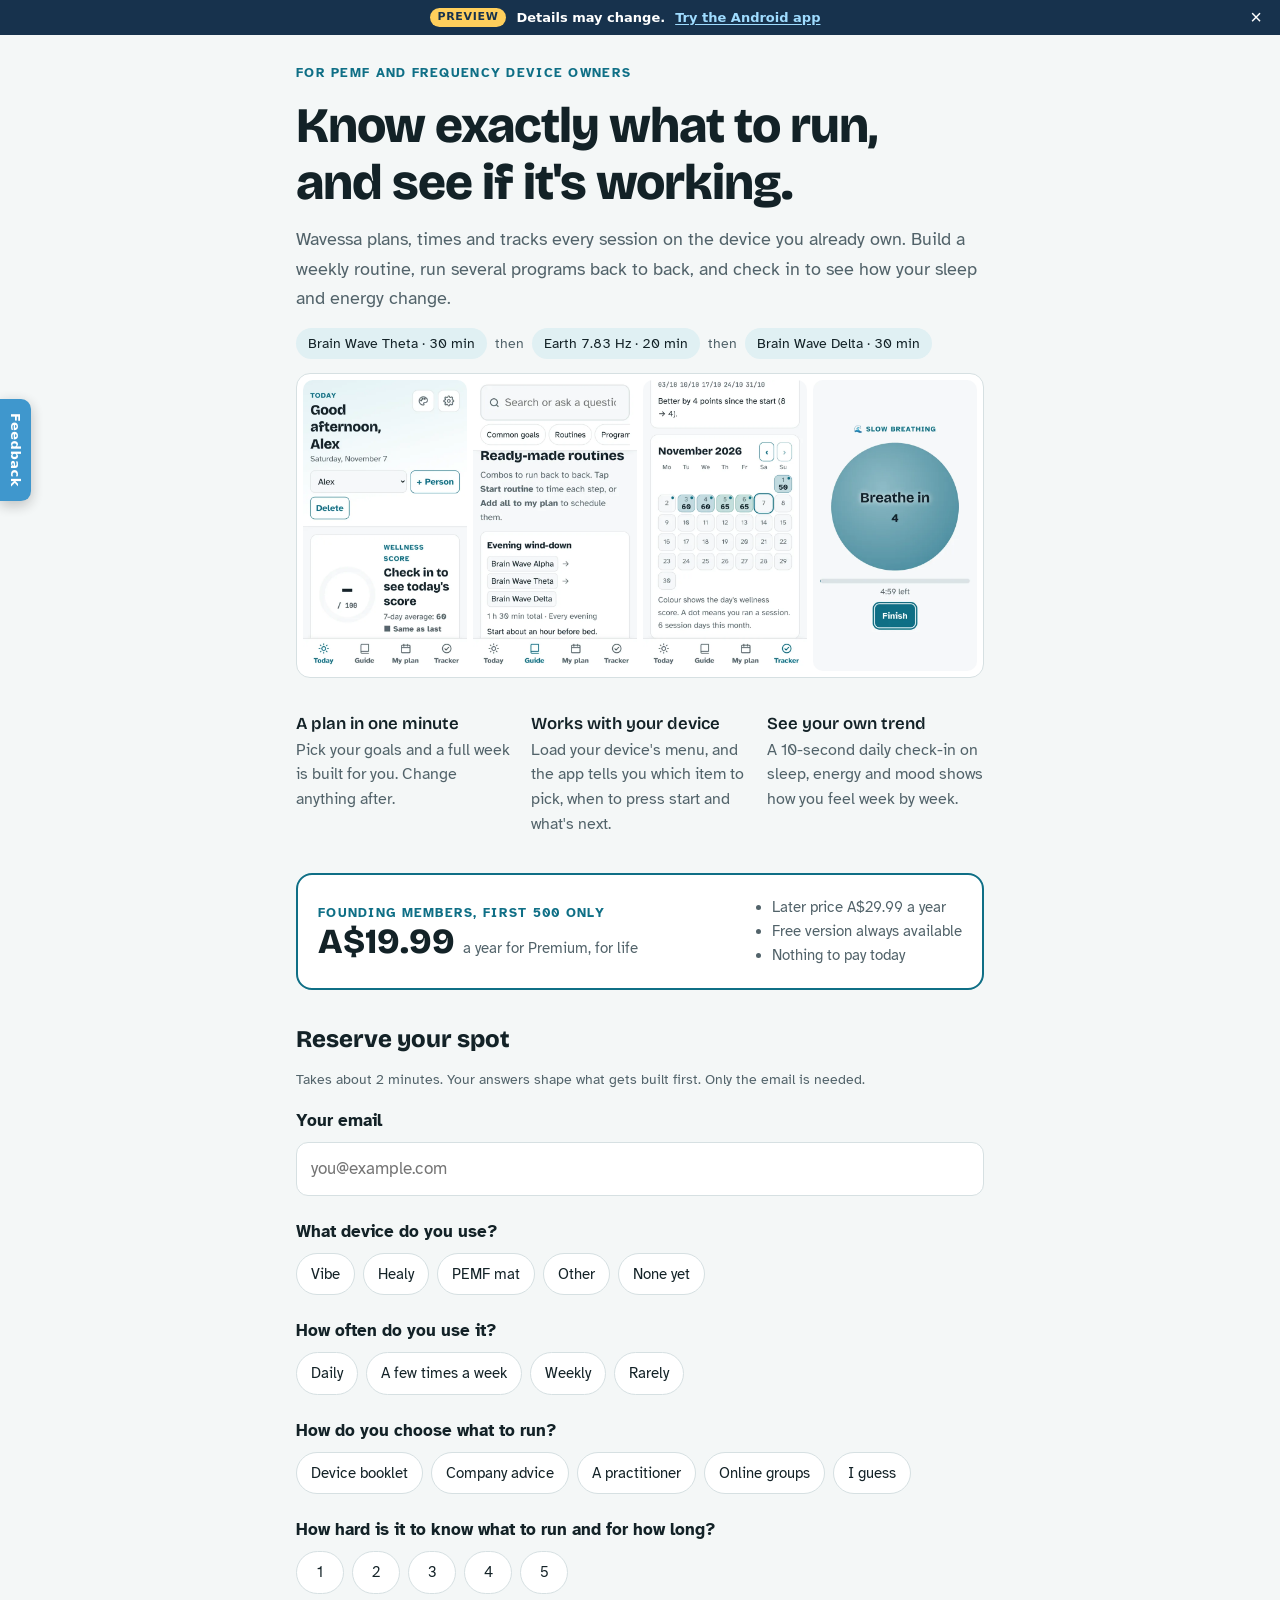
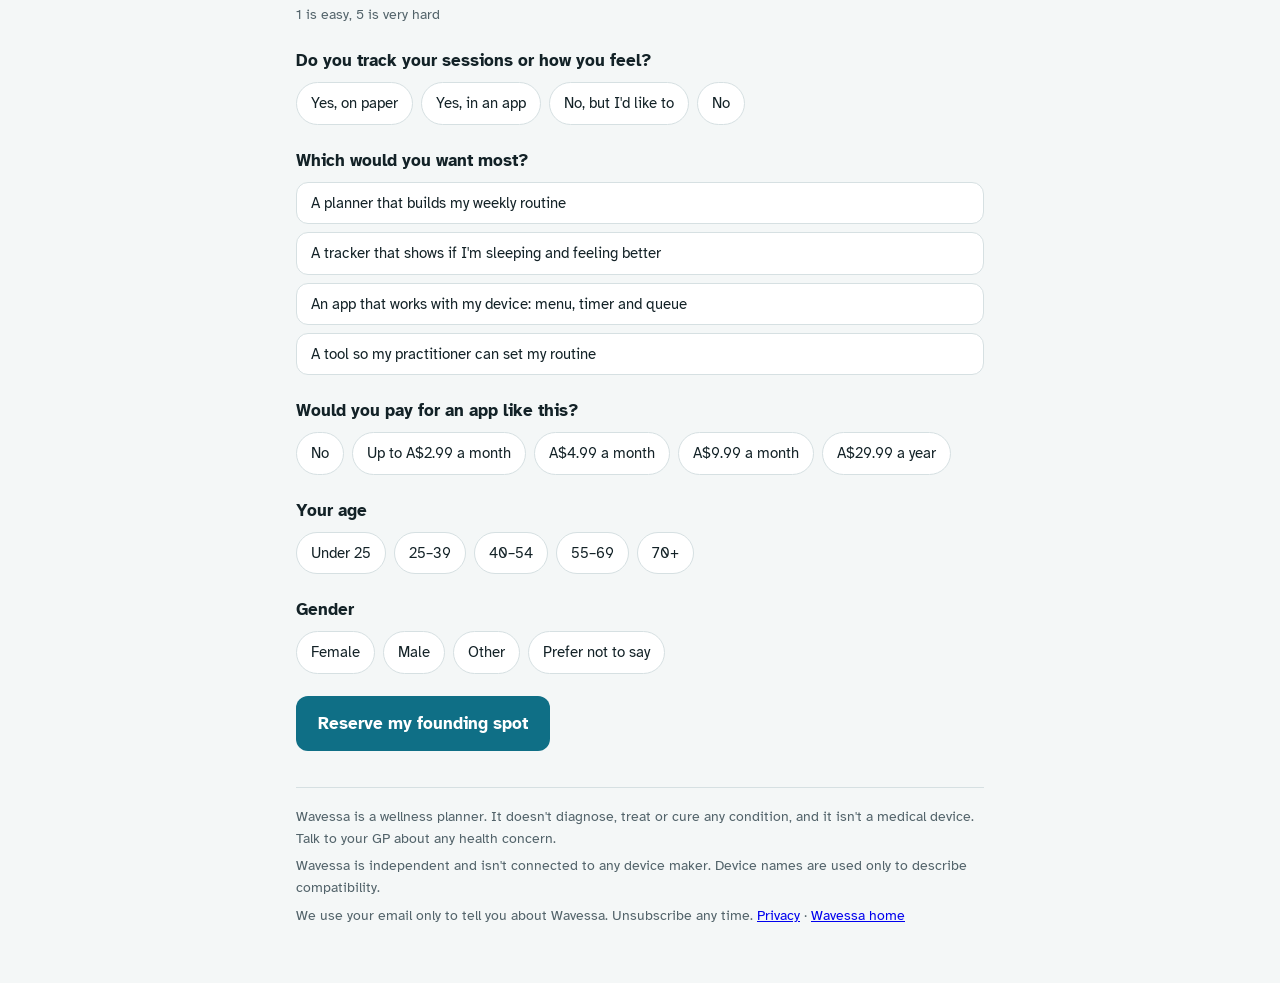
<file: waitlist/index.html>
<!doctype html><html lang="en-AU"><head><meta charset="utf-8"><meta name="viewport" content="width=device-width,initial-scale=1,viewport-fit=cover"><style>[hidden]{display:none!important}:root{padding-top:env(safe-area-inset-top,0px);padding-bottom:env(safe-area-inset-bottom,0px)}img{max-width:100%}</style><title>Wavessa app waitlist</title><meta name="description" content="Reserve a founding spot for the Wavessa app: plan, time and track every session on the frequency device you already own."><meta name="theme-color" content="#2f8fc9"></head><body>
<meta name="claude:viewport-fit-sides" content="cover">
<link rel="preconnect" href="https://fonts.googleapis.com">
<link rel="stylesheet" href="https://fonts.googleapis.com/css2?family=Atkinson+Hyperlegible:wght@400;700&family=Bricolage+Grotesque:opsz,wght@12..96,600;12..96,800&display=swap">
<style>
/* Layout: one calm column; hero, what it does, founding offer, then a short sign-up + survey form. */
:root{
  --bg:#f4f7f7; --surface:#ffffff; --ink:#132227; --muted:#52636a; --line:#d6e0e2;
  --accent:#0f6f86; --accent-ink:#ffffff; --accent-soft:#e0f0f3; --ok:#26734a; --ok-soft:#e3f2e9; --warn-soft:#fbf1dd;
  --f-display:"Bricolage Grotesque","Segoe UI",system-ui,sans-serif;
  --f-body:"Atkinson Hyperlegible","Segoe UI",system-ui,sans-serif;
}


*,*::before,*::after{box-sizing:border-box}
body{background:var(--bg);color:var(--ink);font:17px/1.6 var(--f-body);margin:0}
.wrap{max-width:720px;margin:0 auto;padding-block:28px 56px;padding-left:max(16px,env(safe-area-inset-left,0px));padding-right:max(16px,env(safe-area-inset-right,0px));display:flex;flex-direction:column;gap:36px}
h1,h2,h3{font-family:var(--f-display);line-height:1.15;margin:0;text-wrap:balance}
h1{font-size:clamp(2rem,7vw,3.1rem);font-weight:800;letter-spacing:-.02em}
h2{font-size:1.5rem;font-weight:800}
h3{font-size:1.05rem;font-weight:600}
p{margin:0}
.kicker{font-size:.8rem;letter-spacing:.1em;text-transform:uppercase;color:var(--accent);font-weight:700}
.lede{font-size:1.15rem;color:var(--muted);max-width:60ch}
.hero{display:flex;flex-direction:column;gap:14px}
.shots{border-radius:14px;overflow:hidden;border:1px solid var(--line);background:var(--surface)}
.shots{display:grid;grid-template-columns:repeat(4,1fr);gap:6px;padding:6px}.shots img{display:block;width:100%;height:auto;border-radius:10px}
.queue{display:flex;flex-wrap:wrap;gap:8px;align-items:center;font-size:.9rem}
.queue span{background:var(--accent-soft);color:var(--ink);border-radius:999px;padding:4px 12px;font-variant-numeric:tabular-nums}
.queue i{color:var(--muted);font-style:normal}
.feats{display:grid;grid-template-columns:repeat(auto-fit,minmax(200px,1fr));gap:18px}
.feats div{display:flex;flex-direction:column;gap:4px;min-width:0}
.feats p{color:var(--muted);font-size:.97rem}
.offer{background:var(--surface);border:2px solid var(--accent);border-radius:16px;padding:20px;display:flex;flex-wrap:wrap;gap:14px 24px;align-items:center;justify-content:space-between}
.price{font-family:var(--f-display);font-weight:800;font-size:2.2rem;line-height:1}
.price small{font-family:var(--f-body);font-size:.95rem;font-weight:400;color:var(--muted)}
.offer ul{margin:0;padding-left:18px;color:var(--muted);font-size:.95rem}
form{display:flex;flex-direction:column;gap:22px}
fieldset{border:0;margin:0;padding:0;display:flex;flex-direction:column;gap:10px;min-width:0}
legend{font-weight:700;padding:0;margin-bottom:8px}
.opts{display:flex;flex-wrap:wrap;gap:8px}
.opts label{position:relative}
.opts input{position:absolute;opacity:0;inset:0;margin:0}
.opts span{display:inline-block;border:1.5px solid var(--line);background:var(--surface);border-radius:999px;padding:8px 14px;font-size:.95rem;cursor:pointer}
.opts input:checked+span{border-color:var(--accent);background:var(--accent-soft);font-weight:700}
.opts input:focus-visible+span{outline:3px solid var(--accent);outline-offset:2px}
.opts.big{flex-direction:column}
.opts.big span{border-radius:12px;display:block}
.scale span{min-width:48px;text-align:center}
.hint{color:var(--muted);font-size:.85rem}
input[type=email]{font:inherit;width:100%;padding:12px 14px;border:1.5px solid var(--line);border-radius:12px;background:var(--surface);color:var(--ink);min-height:50px}
input[type=email]:focus-visible{outline:3px solid var(--accent);outline-offset:1px}
.btn{font:inherit;font-weight:700;border:0;border-radius:12px;background:var(--accent);color:var(--accent-ink);padding:14px 22px;min-height:52px;cursor:pointer;align-self:flex-start}
.btn:focus-visible{outline:3px solid var(--ink);outline-offset:2px}
.btn:disabled{opacity:.55;cursor:wait}
.note{border-radius:12px;padding:12px 14px;font-size:.95rem}
.note.ok{background:var(--ok-soft)}
.note.warn{background:var(--warn-soft)}
.sec{display:flex;flex-direction:column;gap:16px}
footer{color:var(--muted);font-size:.85rem;border-top:1px solid var(--line);padding-top:18px;display:flex;flex-direction:column;gap:6px}
@media (prefers-reduced-motion: no-preference){.btn{transition:transform .12s}.btn:active{transform:translateY(1px)}}
</style>

<main class="wrap">
  <section class="hero">
    <div class="kicker">For PEMF and frequency device owners</div>
    <h1>Know exactly what to run, and see if it's working.</h1>
    <p class="lede">Wavessa plans, times and tracks every session on the device you already own. Build a weekly routine, run several programs back to back, and check in to see how your sleep and energy change.</p>
    <div class="queue" aria-label="Example evening queue"><span>Brain Wave Theta · 30 min</span><i>then</i><span>Earth 7.83 Hz · 20 min</span><i>then</i><span>Brain Wave Delta · 30 min</span></div>
    <figure class="shots" style="margin:0"><img src="../v2/img/app/today.webp" alt="Wavessa app: today's check-in" loading="lazy"><img src="../v2/img/app/routine.webp" alt="Wavessa app: weekly routine" loading="lazy"><img src="../v2/img/app/month.webp" alt="Wavessa app: monthly tracker" loading="lazy"><img src="../v2/img/app/breathe.webp" alt="Wavessa app: breathing timer" loading="lazy"></figure>
  </section>

  <section class="feats" aria-label="What it does">
    <div><h3>A plan in one minute</h3><p>Pick your goals and a full week is built for you. Change anything after.</p></div>
    <div><h3>Works with your device</h3><p>Load your device's menu, and the app tells you which item to pick, when to press start and what's next.</p></div>
    <div><h3>See your own trend</h3><p>A 10-second daily check-in on sleep, energy and mood shows how you feel week by week.</p></div>
  </section>

  <section class="offer" aria-label="Founding member offer">
    <div><div class="kicker">Founding members, first 500 only</div><div class="price">A$19.99 <small>a year for Premium, for life</small></div></div>
    <ul><li>Later price A$29.99 a year</li><li>Free version always available</li><li>Nothing to pay today</li></ul>
  </section>

  <section class="sec" id="join">
    <h2>Reserve your spot</h2>
    <p class="hint">Takes about 2 minutes. Your answers shape what gets built first. Only the email is needed.</p>
    <form name="waitlist" id="wl" method="POST">
      
      <p hidden><label>Leave empty <input name="company" id="company"></label></p>

      <fieldset><legend><label for="email">Your email</label></legend>
        <input type="email" id="email" name="email" required autocomplete="email" placeholder="you@example.com">
      </fieldset>

      <fieldset><legend>What device do you use?</legend><div class="opts">
        <label><input type="radio" name="device" value="Vibe" id="d1"><span>Vibe</span></label>
        <label><input type="radio" name="device" value="Healy" id="d2"><span>Healy</span></label>
        <label><input type="radio" name="device" value="PEMF mat" id="d3"><span>PEMF mat</span></label>
        <label><input type="radio" name="device" value="Other" id="d4"><span>Other</span></label>
        <label><input type="radio" name="device" value="None yet" id="d5"><span>None yet</span></label>
      </div></fieldset>

      <fieldset><legend>How often do you use it?</legend><div class="opts">
        <label><input type="radio" name="often" value="Daily" id="o1"><span>Daily</span></label>
        <label><input type="radio" name="often" value="Few times a week" id="o2"><span>A few times a week</span></label>
        <label><input type="radio" name="often" value="Weekly" id="o3"><span>Weekly</span></label>
        <label><input type="radio" name="often" value="Rarely" id="o4"><span>Rarely</span></label>
      </div></fieldset>

      <fieldset><legend>How do you choose what to run?</legend><div class="opts">
        <label><input type="radio" name="choose" value="Booklet" id="c1"><span>Device booklet</span></label>
        <label><input type="radio" name="choose" value="Company" id="c2"><span>Company advice</span></label>
        <label><input type="radio" name="choose" value="Practitioner" id="c3"><span>A practitioner</span></label>
        <label><input type="radio" name="choose" value="Online groups" id="c4"><span>Online groups</span></label>
        <label><input type="radio" name="choose" value="Guess" id="c5"><span>I guess</span></label>
      </div></fieldset>

      <fieldset><legend>How hard is it to know what to run and for how long?</legend><div class="opts scale">
        <label><input type="radio" name="hard" value="1" id="h1"><span>1</span></label>
        <label><input type="radio" name="hard" value="2" id="h2"><span>2</span></label>
        <label><input type="radio" name="hard" value="3" id="h3"><span>3</span></label>
        <label><input type="radio" name="hard" value="4" id="h4"><span>4</span></label>
        <label><input type="radio" name="hard" value="5" id="h5"><span>5</span></label>
      </div><p class="hint">1 is easy, 5 is very hard</p></fieldset>

      <fieldset><legend>Do you track your sessions or how you feel?</legend><div class="opts">
        <label><input type="radio" name="track" value="Paper" id="t1"><span>Yes, on paper</span></label>
        <label><input type="radio" name="track" value="App" id="t2"><span>Yes, in an app</span></label>
        <label><input type="radio" name="track" value="No, would like to" id="t3"><span>No, but I'd like to</span></label>
        <label><input type="radio" name="track" value="No" id="t4"><span>No</span></label>
      </div></fieldset>

      <fieldset><legend>Which would you want most?</legend><div class="opts big">
        <label><input type="radio" name="angle" value="A planner" id="a1"><span>A planner that builds my weekly routine</span></label>
        <label><input type="radio" name="angle" value="B tracker" id="a2"><span>A tracker that shows if I'm sleeping and feeling better</span></label>
        <label><input type="radio" name="angle" value="C works with device" id="a3"><span>An app that works with my device: menu, timer and queue</span></label>
        <label><input type="radio" name="angle" value="D practitioner" id="a4"><span>A tool so my practitioner can set my routine</span></label>
      </div></fieldset>

      <fieldset><legend>Would you pay for an app like this?</legend><div class="opts">
        <label><input type="radio" name="pay" value="No" id="p1"><span>No</span></label>
        <label><input type="radio" name="pay" value="2.99/mo" id="p2"><span>Up to A$2.99 a month</span></label>
        <label><input type="radio" name="pay" value="4.99/mo" id="p3"><span>A$4.99 a month</span></label>
        <label><input type="radio" name="pay" value="9.99/mo" id="p4"><span>A$9.99 a month</span></label>
        <label><input type="radio" name="pay" value="29.99/yr" id="p5"><span>A$29.99 a year</span></label>
      </div></fieldset>

      <fieldset><legend>Your age</legend><div class="opts">
        <label><input type="radio" name="age" value="<25" id="g1"><span>Under 25</span></label>
        <label><input type="radio" name="age" value="25-39" id="g2"><span>25–39</span></label>
        <label><input type="radio" name="age" value="40-54" id="g3"><span>40–54</span></label>
        <label><input type="radio" name="age" value="55-69" id="g4"><span>55–69</span></label>
        <label><input type="radio" name="age" value="70+" id="g5"><span>70+</span></label>
      </div></fieldset>

      <fieldset><legend>Gender</legend><div class="opts">
        <label><input type="radio" name="gender" value="Female" id="s1"><span>Female</span></label>
        <label><input type="radio" name="gender" value="Male" id="s2"><span>Male</span></label>
        <label><input type="radio" name="gender" value="Other" id="s3"><span>Other</span></label>
        <label><input type="radio" name="gender" value="Prefer not to say" id="s4"><span>Prefer not to say</span></label>
      </div></fieldset>

      <button type="submit" class="btn" id="go">Reserve my founding spot</button>
      <p class="note warn" id="preview" hidden>This is a preview. Answers are saved only once the page is live on its own website.</p>
      <p class="note ok" id="thanks" hidden role="status">You're on the list. We'll email you when Wavessa opens, with your founding price.</p>
      <p class="note warn" id="err" hidden role="alert">That didn't send. Check your connection and try again.</p>
    </form>
  </section>

  <footer>
    <p>Wavessa is a wellness planner. It doesn't diagnose, treat or cure any condition, and it isn't a medical device. Talk to your GP about any health concern.</p>
    <p>Wavessa is independent and isn't connected to any device maker. Device names are used only to describe compatibility.</p>
    <p>We use your email only to tell you about Wavessa. Unsubscribe any time. <a href="privacy.html">Privacy</a> · <a href="../v2/">Wavessa home</a></p>
  </footer>
</main>

<script>
(function(){
  var f = document.getElementById("wl"), go = document.getElementById("go");
  var live = !/claude\.ai|claudeusercontent|^$/.test(location.hostname) && location.protocol.indexOf("http") === 0;
  if (!live) document.getElementById("preview").hidden = false;
  f.addEventListener("submit", function(e){
    e.preventDefault();
    if (!f.reportValidity()) return;
    document.getElementById("err").hidden = true;
    if (!live){ document.getElementById("preview").hidden = false; return; }
    go.disabled = true;
    var body = new URLSearchParams(new FormData(f)).toString();
    (document.getElementById("company").value?Promise.resolve({ok:true}):fetch("https://formsubmit.co/ajax/wavessaa@outlook.com", {method: "POST", headers: {"Content-Type": "application/json", "Accept": "application/json"}, body: JSON.stringify(Object.assign(Object.fromEntries(new URLSearchParams(body)), {_subject: "New Wavessa app waitlist sign-up", _template: "table", _captcha: "false", page: location.href}))}))
      .then(function(r){ if (!r.ok) throw 0; f.querySelectorAll("fieldset,#go").forEach(function(x){ x.hidden = true; }); document.getElementById("thanks").hidden = false; })
      .catch(function(){ document.getElementById("err").hidden = false; go.disabled = false; });
  });
})();
</script>
<script src="../preview.js" defer></script></body></html>
</file>
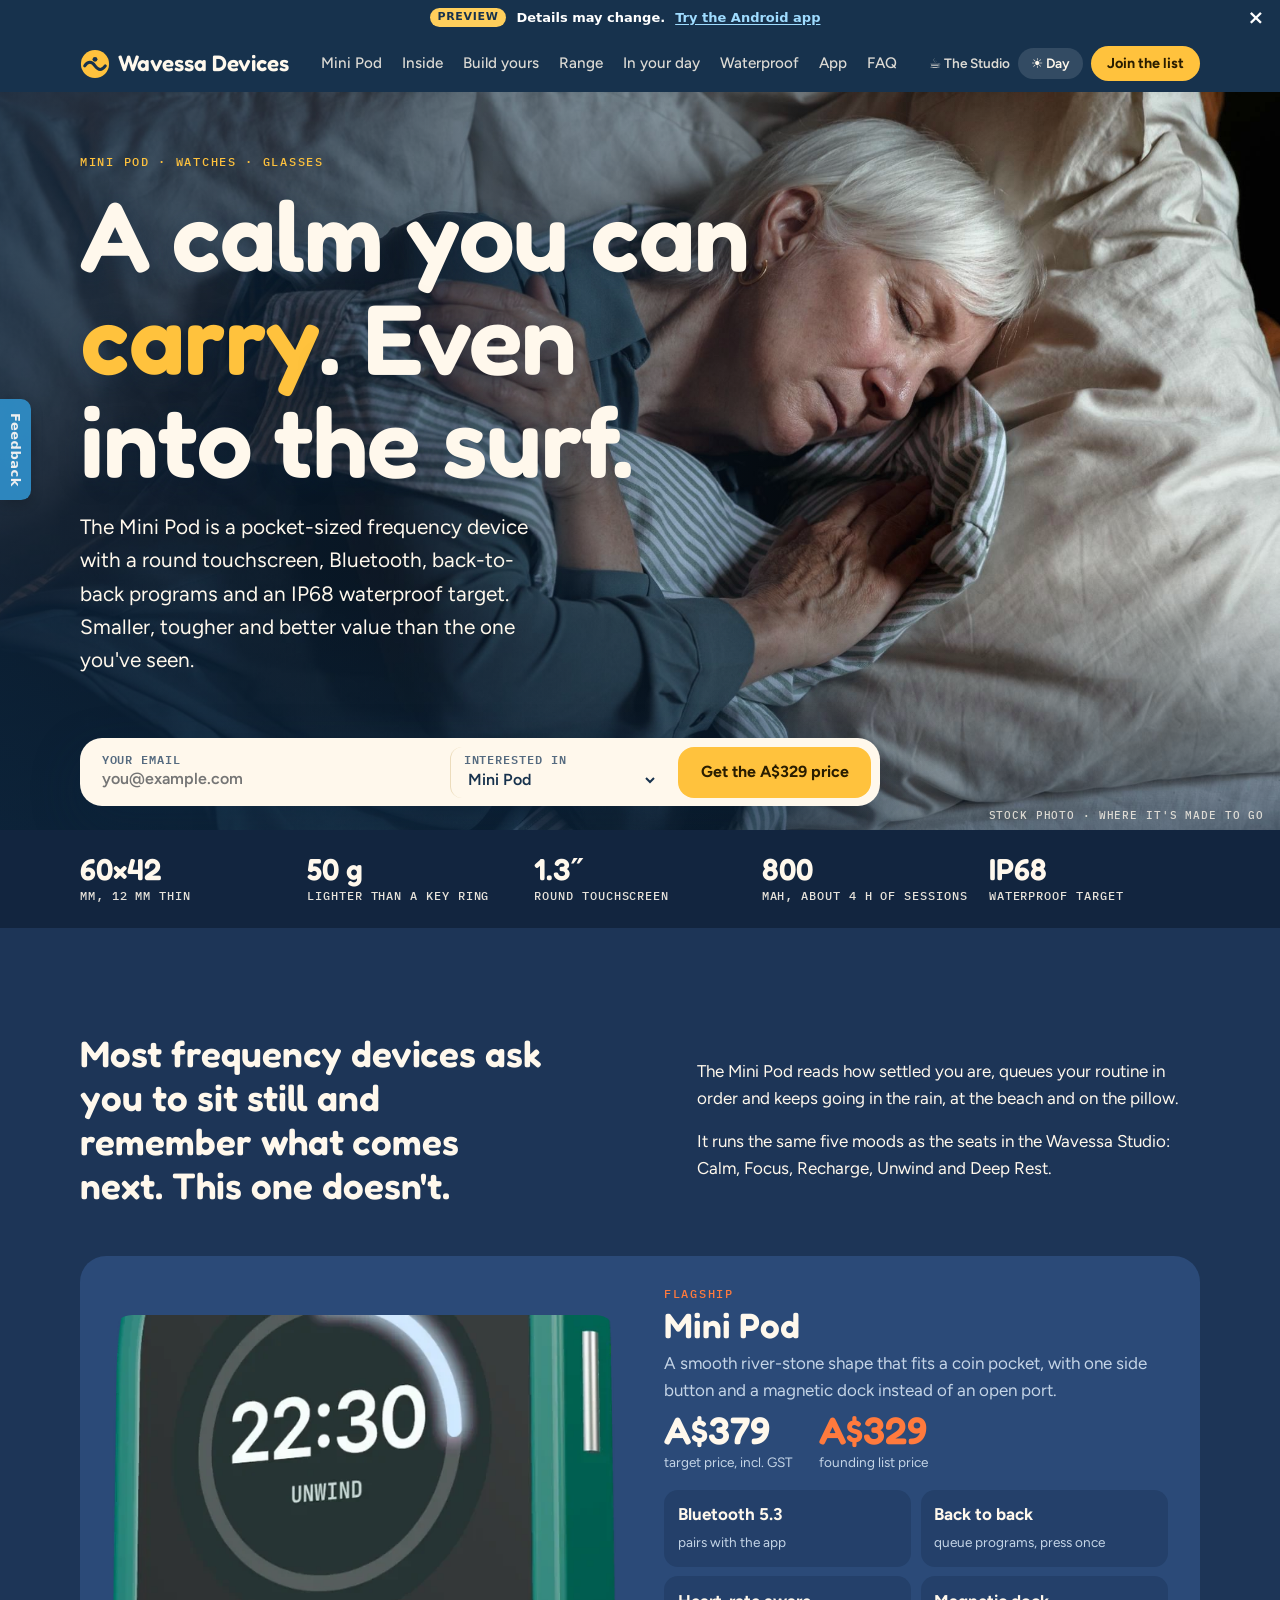
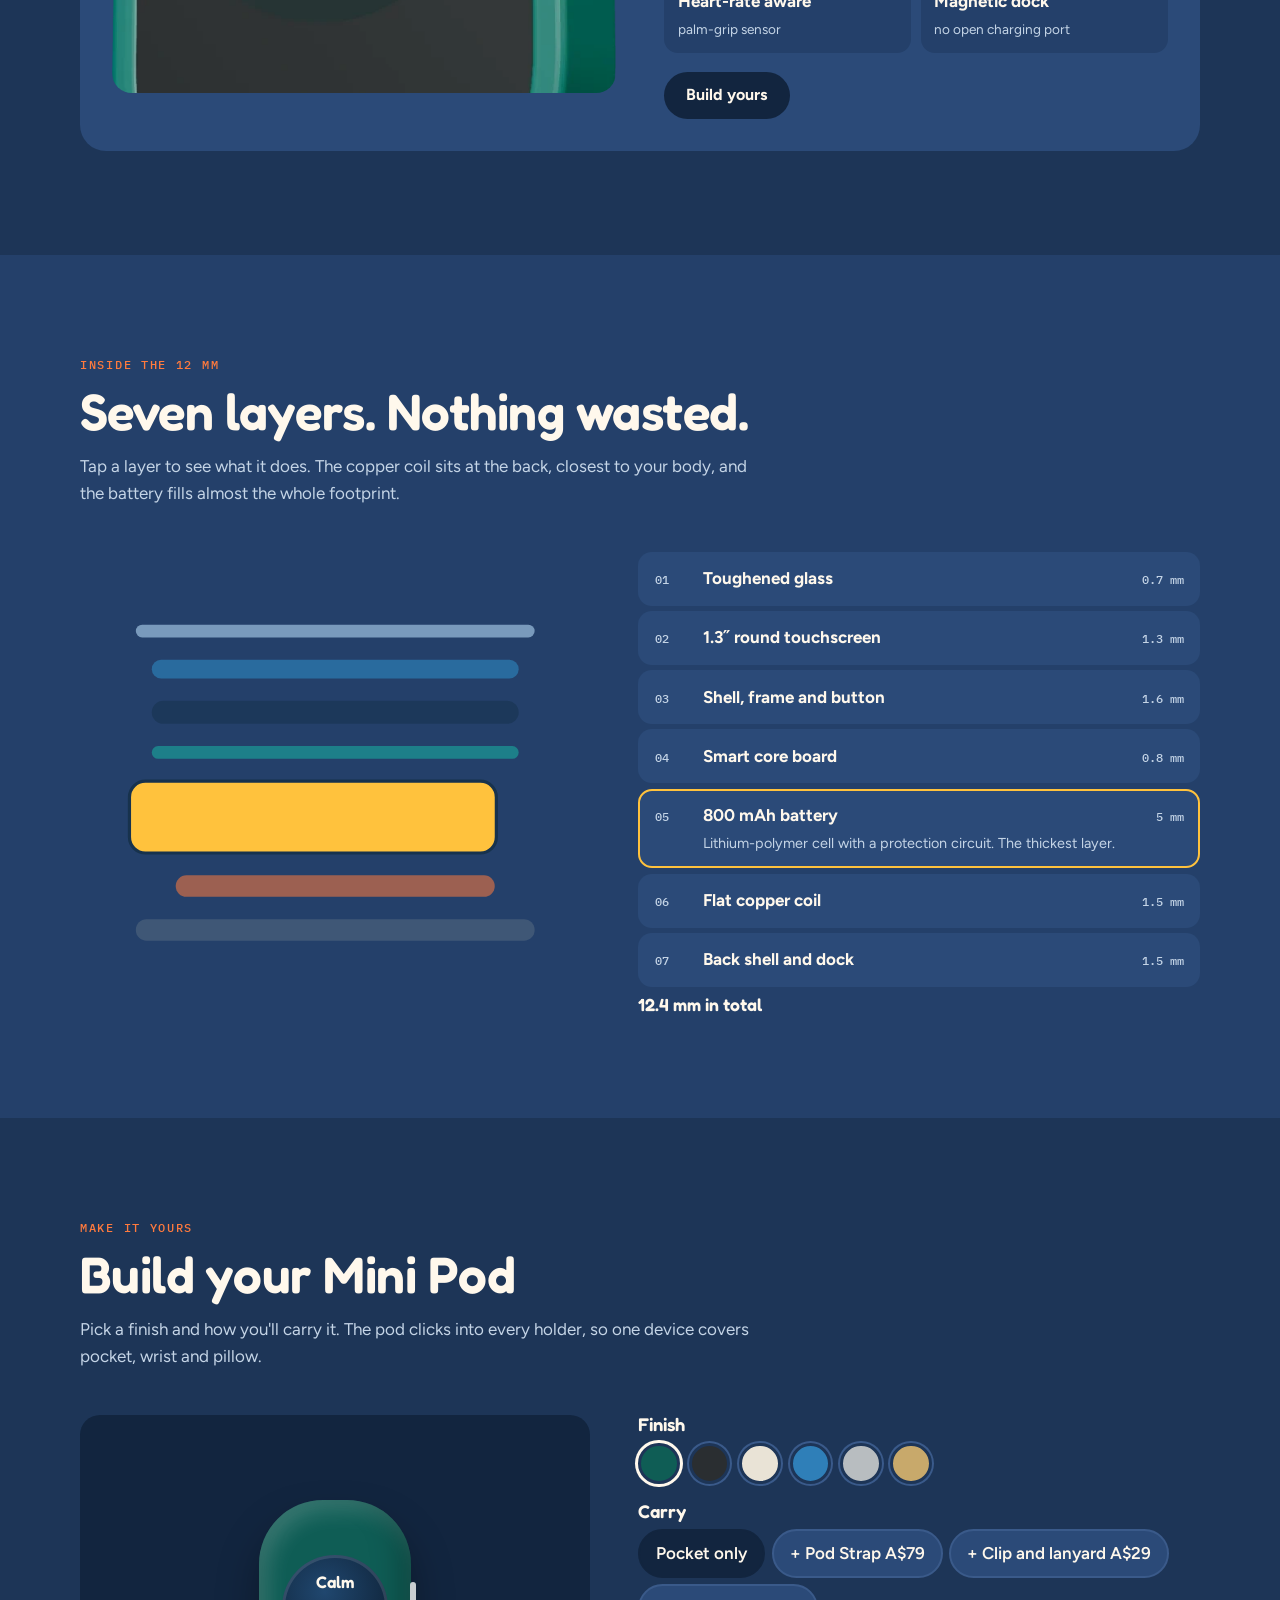
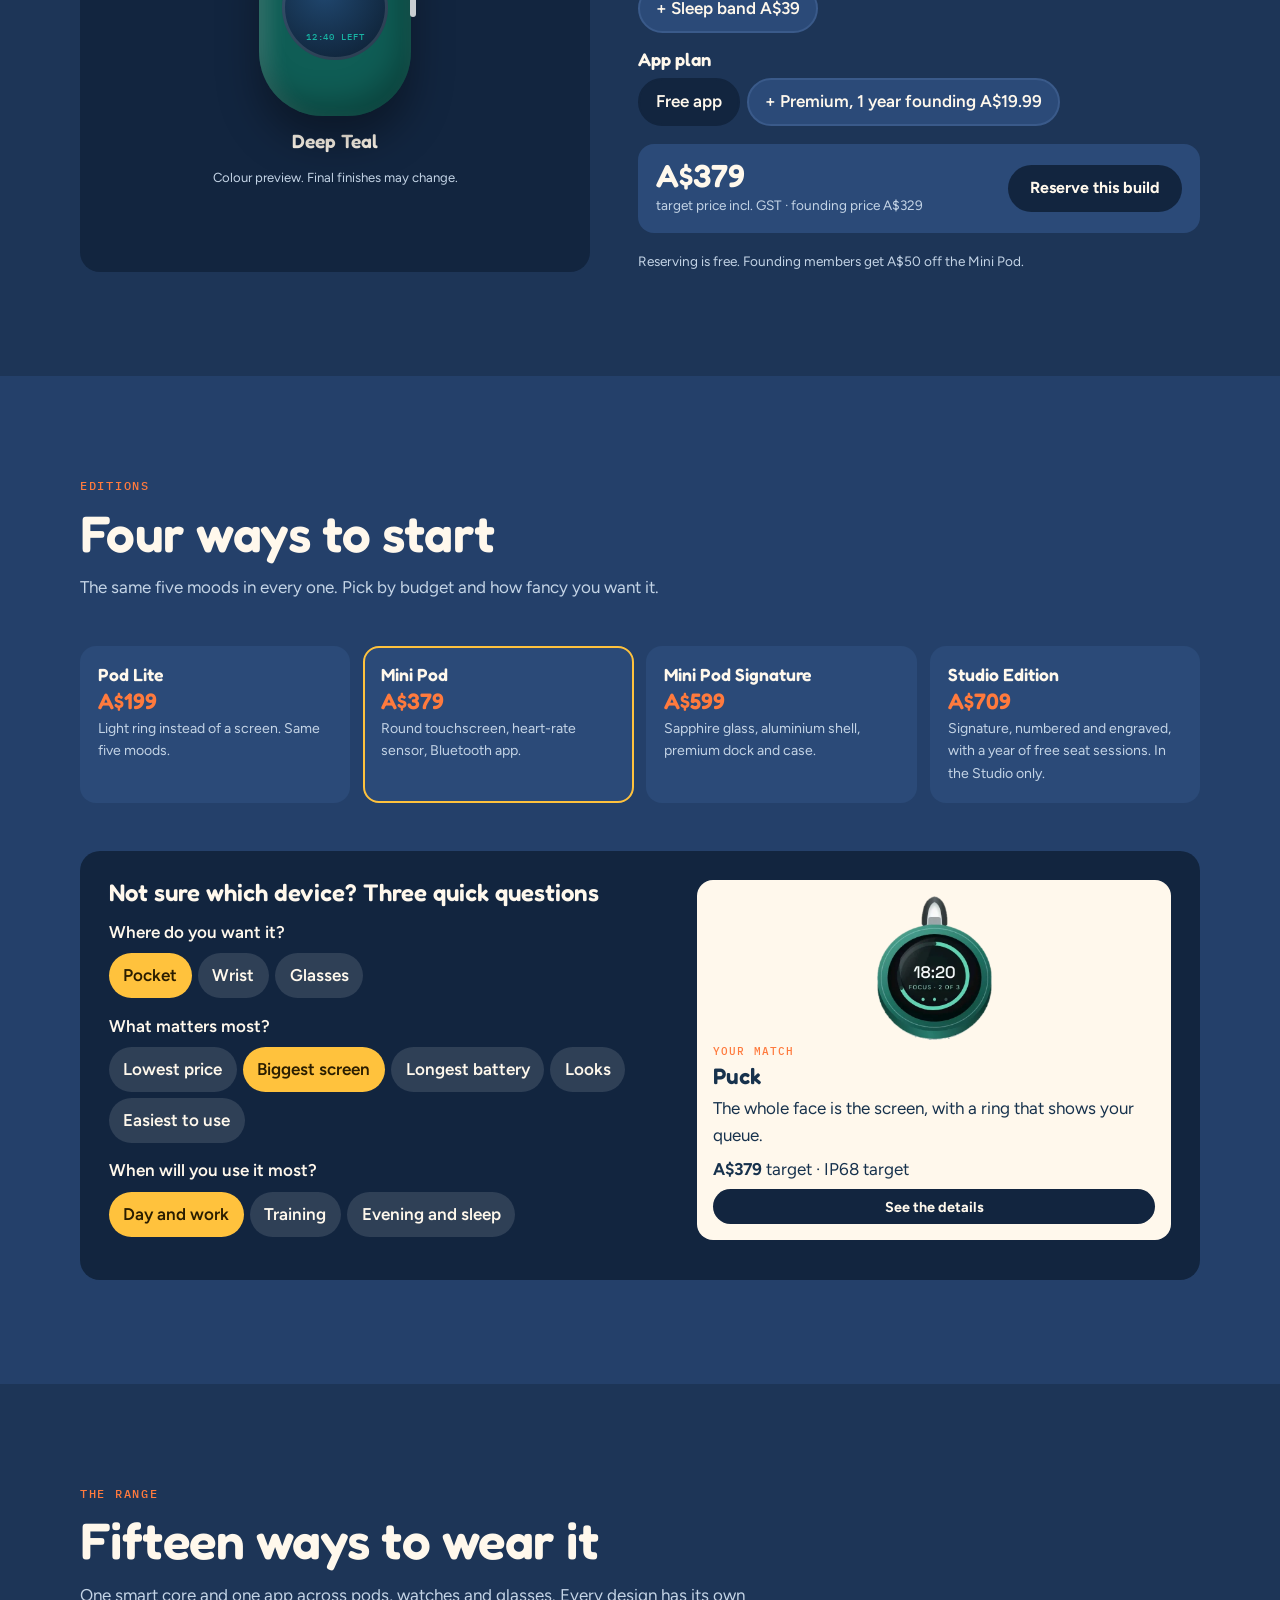
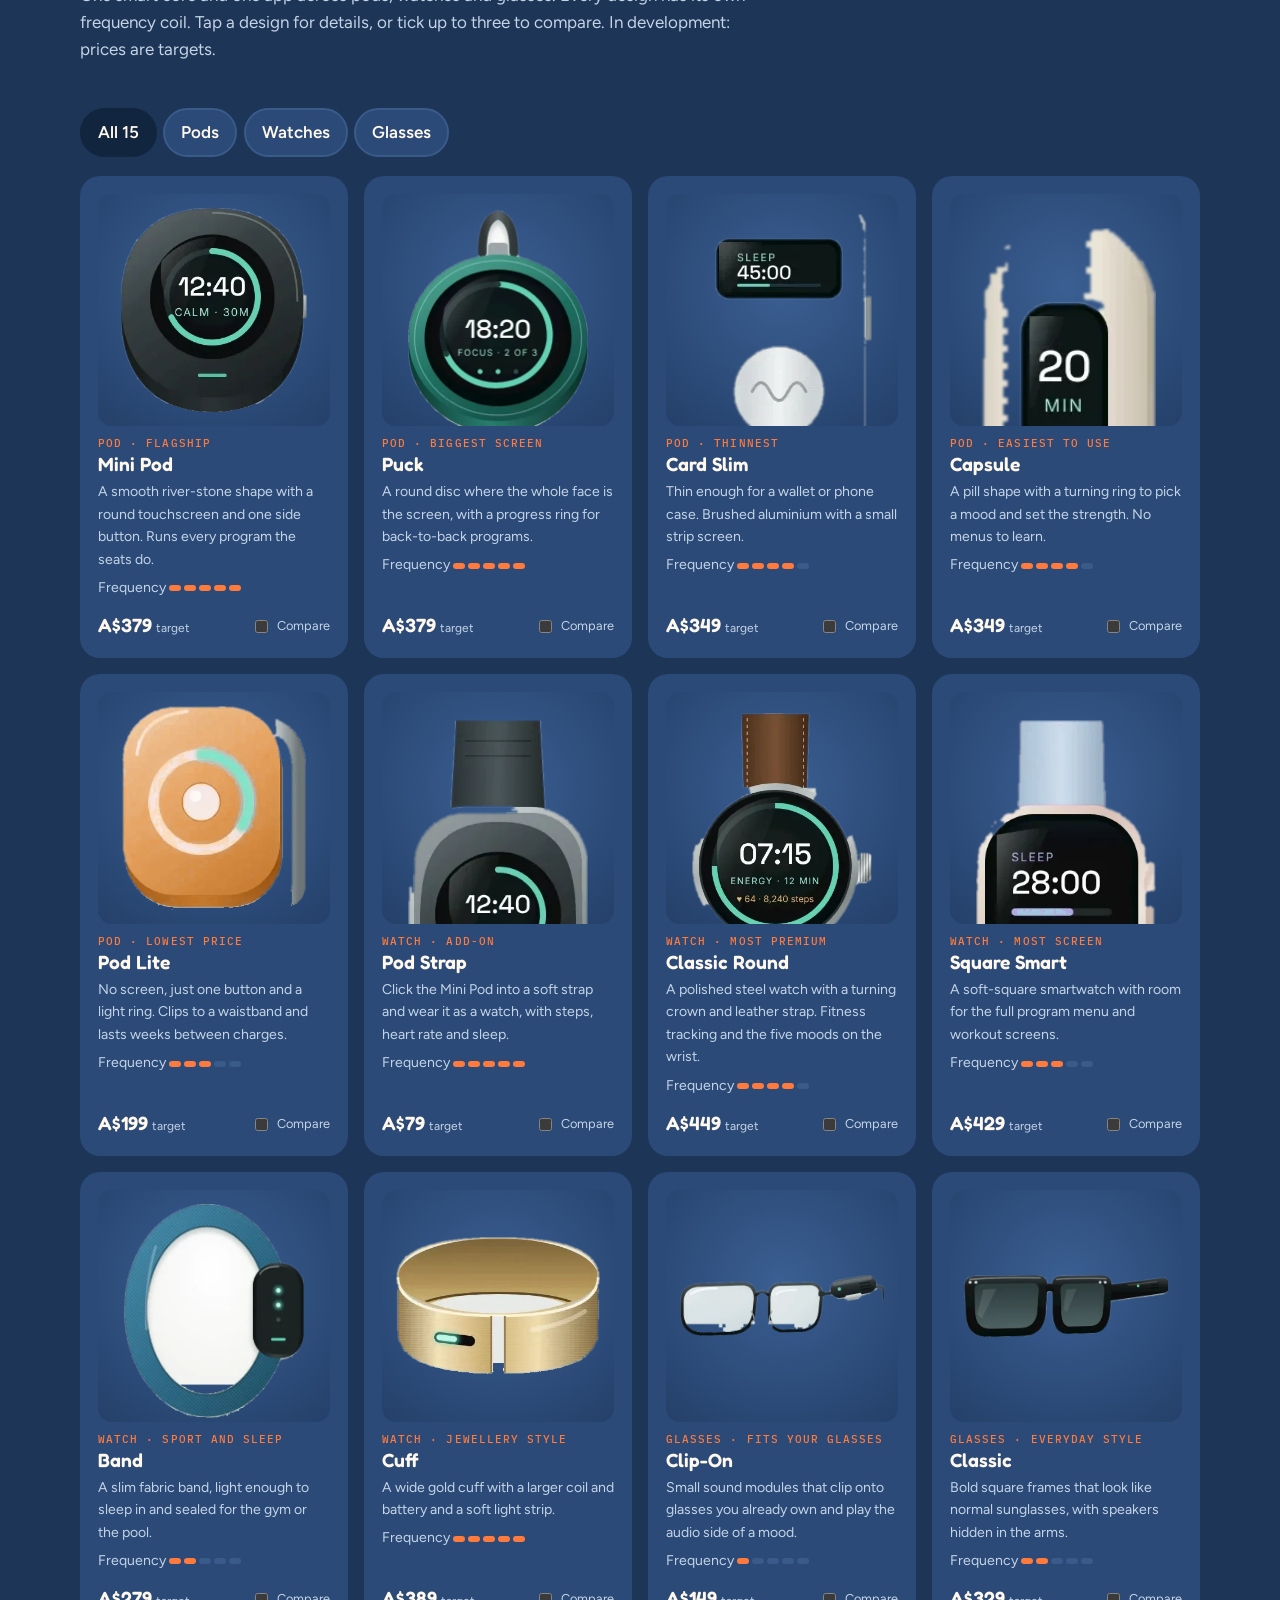
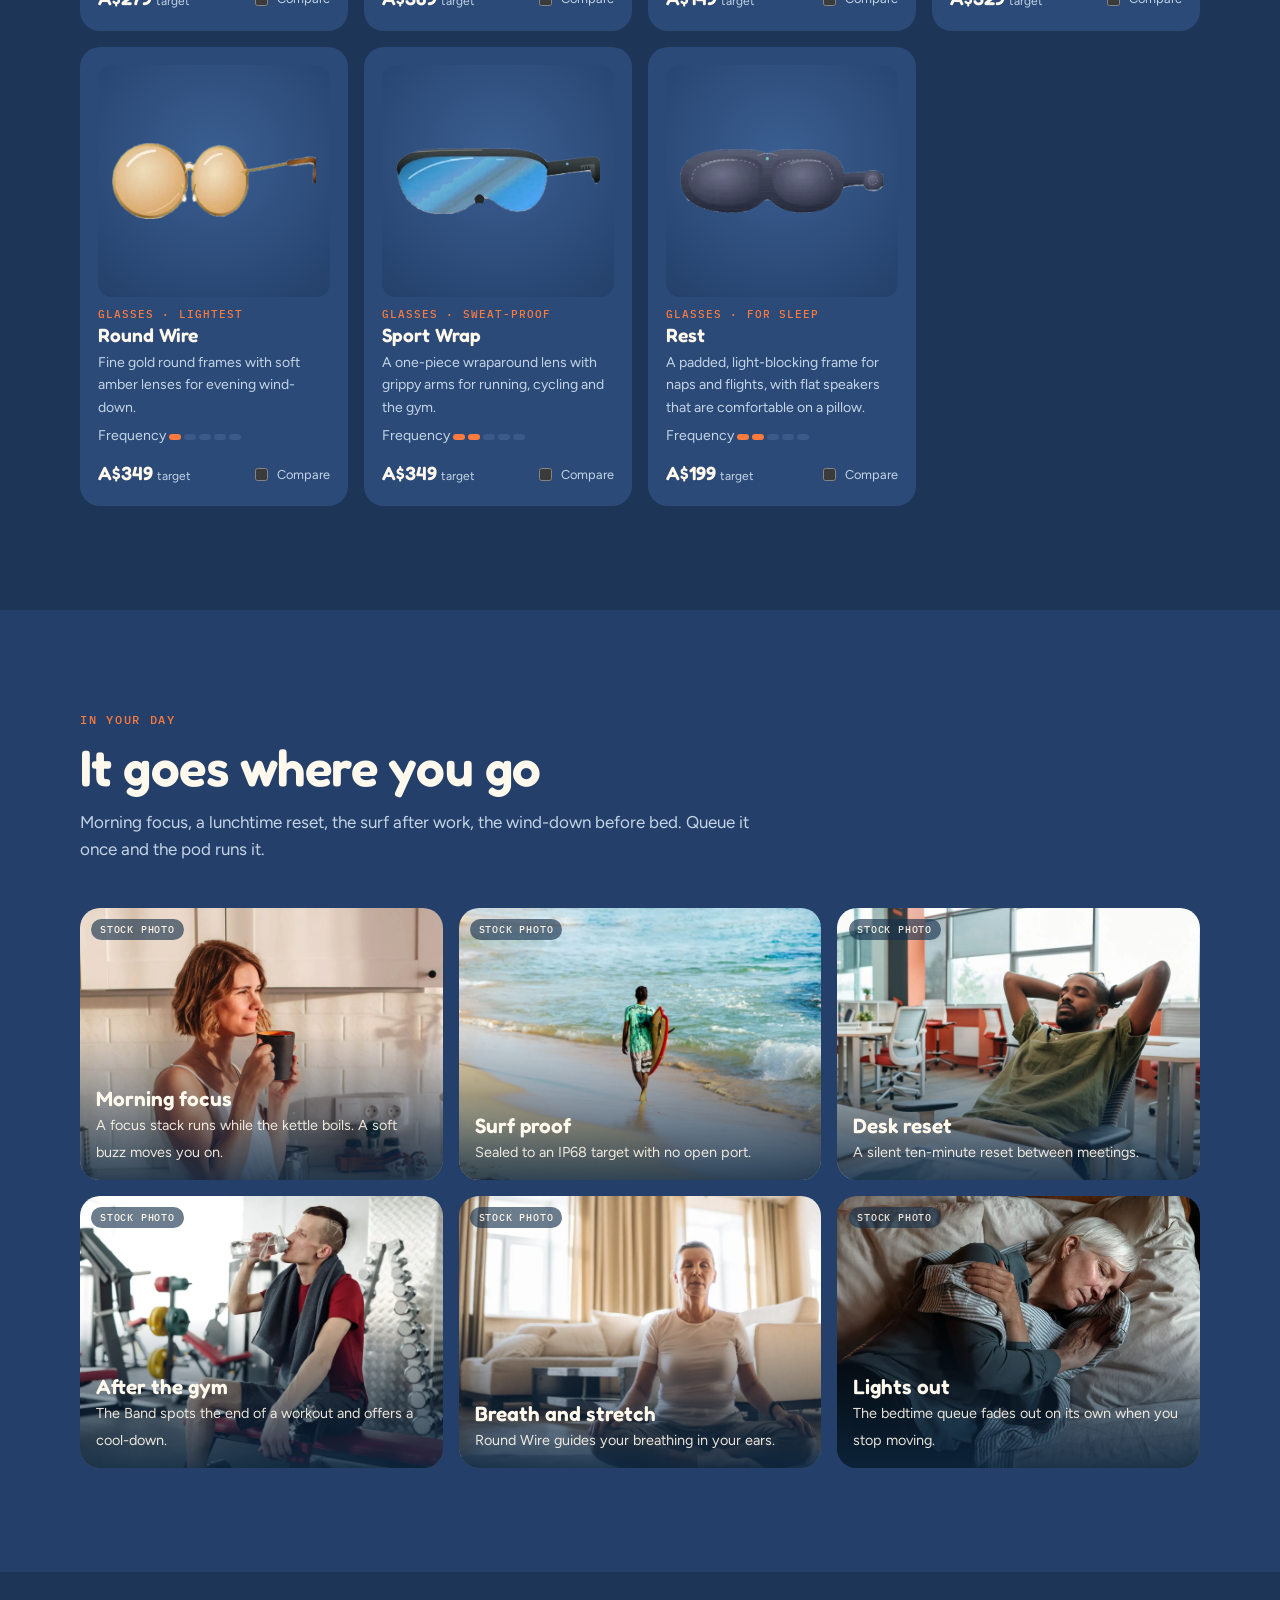
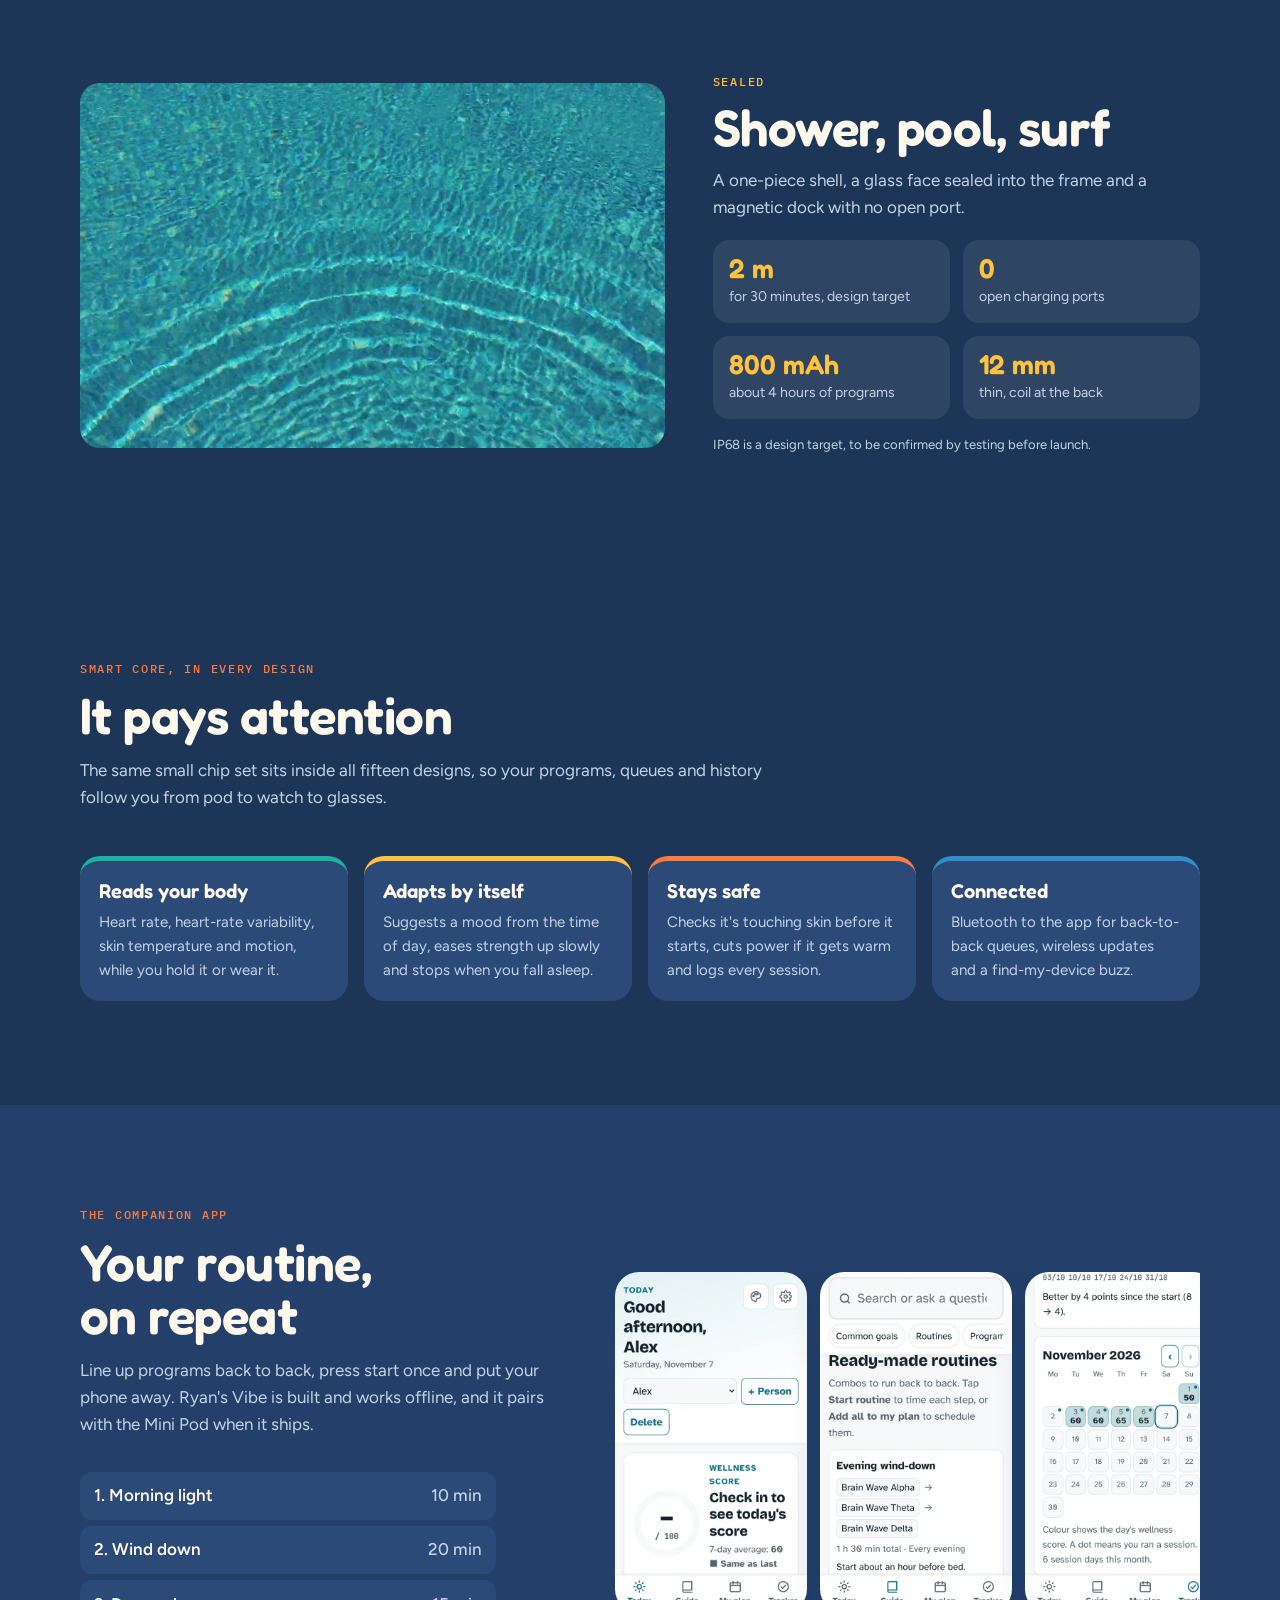
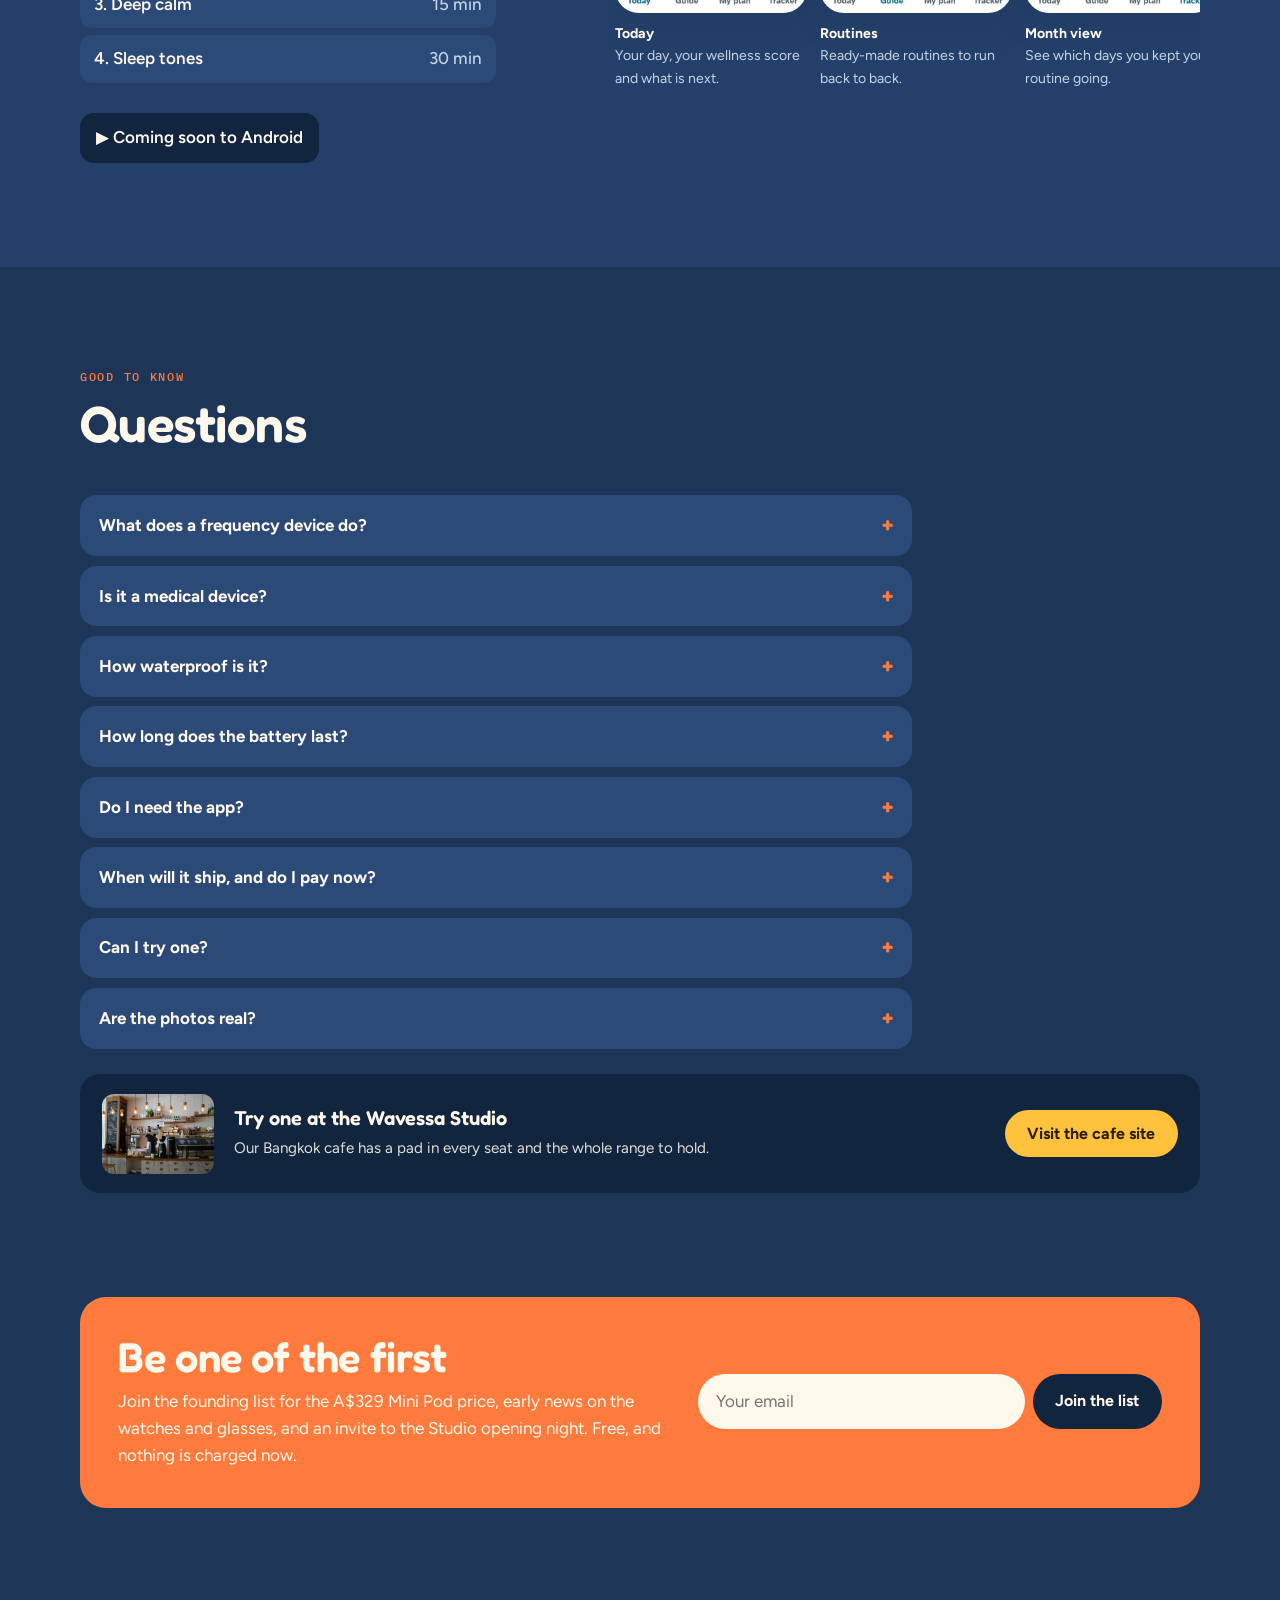
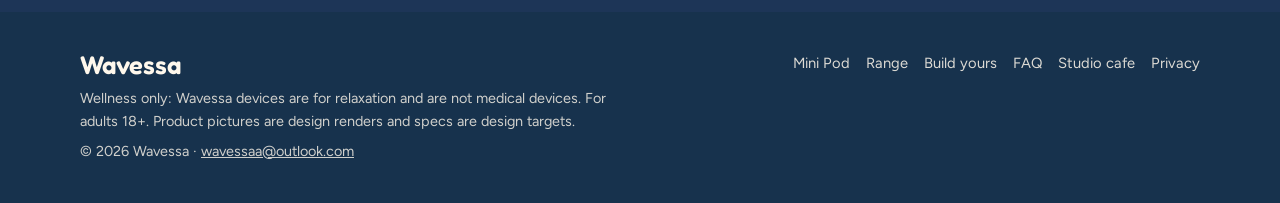
<file: v2/devices/index.html>
<!doctype html><html lang="en-AU"><head><meta charset="utf-8"><meta name="viewport" content="width=device-width,initial-scale=1,viewport-fit=cover"><meta name="theme-color" content="#17324d"><link rel="icon" href="../icons/icon-192.png"><link rel="apple-touch-icon" href="../icons/icon-180.png"><title>Wavessa Devices</title><meta name="description" content="The Wavessa Mini Pod and range: a waterproof, mini frequency device with a round touchscreen, Bluetooth and back-to-back programs, plus watches and glasses."><meta property="og:title" content="Wavessa Mini Pod and range"><meta property="og:description" content="A calm you can carry. Waterproof, pocket-sized, A$379 target price."><meta property="og:image" content="https://zeus4127.github.io/wavessa/v2/devices/img/hero.jpg"><meta property="og:url" content="https://zeus4127.github.io/wavessa/v2/devices/"><meta name="twitter:card" content="summary_large_image"><link rel="preconnect" href="https://fonts.googleapis.com"><link rel="preconnect" href="https://fonts.gstatic.com" crossorigin><link rel="stylesheet" href="https://fonts.googleapis.com/css2?family=Fredoka:wght@500;600&family=Figtree:wght@400;500;600;700&family=IBM+Plex+Mono:wght@500&display=swap"><style>:root{--bg:#fff8ec;--surface:#fdeccd;--card:#ffffff;--ink:#17324d;--muted:#566b80;--line:#ecdcbc;--navy:#17324d;--on-navy:#fff8ec;--sun:#ffc23d;--sun-ink:#2a1d00;--sea:#2f8fc9;--teal:#18b3a3;--orange:#ff7a3d;--ok:#1d8a5a;--f-display:"Fredoka","Trebuchet MS",system-ui,sans-serif;--f-body:"Figtree","Segoe UI",system-ui,sans-serif;--f-mono:"IBM Plex Mono",ui-monospace,Menlo,monospace;--wrap:72rem;--r:20px}:root[data-theme=night]{--bg:#1d3557;--surface:#24406a;--card:#2b4a78;--ink:#fff8ec;--muted:#c4d4e6;--line:#3a5a8a;--navy:#12253f;--sea:#7cc8ff;--ok:#8fe0b4;color-scheme:dark}*{box-sizing:border-box}[hidden]{display:none!important}html{scroll-behavior:smooth;scroll-padding-top:4.5rem}@media (prefers-reduced-motion:reduce){html{scroll-behavior:auto}}body{margin:0;background:var(--bg);color:var(--ink);font:400 1.0625rem/1.6 var(--f-body);transition:background .5s,color .5s}img{max-width:100%;display:block}.wrap{max-width:var(--wrap);margin:0 auto;padding-left:max(16px,env(safe-area-inset-left,0px));padding-right:max(16px,env(safe-area-inset-right,0px))}h1,h2,h3{margin:0;text-wrap:balance}h1,h2{font-family:var(--f-display);font-weight:600;letter-spacing:-.01em;line-height:1.04}h2{font-size:clamp(2rem, 5vw, 3.2rem)}h3{font:700 1.2rem/1.25 var(--f-body)}p{margin:0;max-width:62ch}a{color:inherit}button,input,select,textarea{font:inherit;color:inherit}:focus-visible{outline:3px solid var(--sun);outline-offset:2px;border-radius:6px}.eyebrow{font:500 .76rem/1 var(--f-mono);letter-spacing:.14em;text-transform:uppercase;color:var(--orange)}.muted{color:var(--muted)}section{padding-block:clamp(3.5rem,9vw,6.5rem)}.head{display:flex;flex-direction:column;gap:.9rem;margin-bottom:clamp(1.8rem,4vw,2.8rem)}.band{background:var(--surface);transition:background .5s}.btn{display:inline-flex;align-items:center;justify-content:center;gap:.5rem;font:700 1rem/1 var(--f-body);padding:.95rem 1.4rem;border-radius:999px;border:0;background:var(--sun);color:var(--sun-ink);text-decoration:none;cursor:pointer;white-space:nowrap;transition:transform .15s,filter .15s}.btn:hover{filter:brightness(1.05);transform:translateY(-1px)}.btn.dark{background:var(--navy);color:var(--on-navy)}.btn.line{background:0 0;color:var(--ink);box-shadow:inset 0 0 0 2px var(--ink)}.btn.sm{padding:.65rem 1rem;font-size:.9rem}.reveal{transition:opacity .7s,transform .7s}.reveal.pre{opacity:0;transform:translateY(24px)}body::before{content:"";position:fixed;inset:0 0 auto;height:env(safe-area-inset-top,0);z-index:30;background:var(--navy)}header.top{position:sticky;top:env(safe-area-inset-top,0);z-index:20;color:#fff8ec;background:#17324d}header.top .wrap{display:flex;align-items:center;justify-content:space-between;gap:1rem;padding-block:.7rem}.brand{font:600 1.4rem/1 var(--f-display);text-decoration:none;display:flex;align-items:center;gap:.5rem}.brand svg{width:30px;height:30px;flex:none}nav.links{display:flex;gap:1.25rem;font:500 .95rem/1 var(--f-body)}nav.links a{text-decoration:none;opacity:.85}nav.links a:hover{opacity:1;color:var(--sun)}.hright{display:flex;gap:.5rem;align-items:center}.tbtn{border:0;background:rgba(255,255,255,.12);color:#fff8ec;border-radius:999px;padding:.55rem .8rem;font:600 .85rem/1 var(--f-body);cursor:pointer;white-space:nowrap}.tbtn:hover{background:rgba(255,255,255,.22)}@media (max-width:1020px){nav.links{display:none}}@media (max-width:420px){.brand span{display:none}}.hero{position:relative;color:#fff8ec;background:#7cc8ff;min-height:clamp(36rem,82vh,50rem);overflow:hidden;isolation:isolate;display:flex;flex-direction:column}.hero .bg{position:absolute;inset:0;z-index:-2;background:#7cc8ff url("img/hero.jpg") center 55%/cover no-repeat;transition:opacity .6s}.hero .bg.n{background-image:url("img/night-gran.jpg");opacity:0}:root[data-theme=night] .hero .bg.n{opacity:1}@media (max-width:700px){.hero .bg{background-image:url("img/hero-small.jpg");background-position:50% 70%}.hero .bg.n{background-image:url("img/night-gran-small.jpg")}}.hero .shade{position:absolute;inset:0;z-index:-1;background:linear-gradient(100deg,rgba(14,40,66,.78) 0,rgba(14,40,66,.42) 45%,rgba(14,40,66,0) 75%),linear-gradient(0deg,rgba(14,40,66,.5) 0,rgba(14,40,66,0) 35%)}.hero .credit{position:absolute;right:max(16px,env(safe-area-inset-right,0px));bottom:.6rem;font:500 .68rem/1 var(--f-mono);letter-spacing:.08em;text-transform:uppercase;opacity:.8}@media (max-width:720px){.hero .credit{display:none}}@media (max-width:700px){.hero .shade{background:linear-gradient(180deg,rgba(14,40,66,.82) 0,rgba(14,40,66,.62) 55%,rgba(14,40,66,.3) 100%)}}.hero .wrap{flex:1 0 auto;width:100%;display:flex;flex-direction:column;justify-content:space-between;gap:1.5rem;padding-block:clamp(2rem,6vw,4rem) 1.5rem}.hero h1{font-size:clamp(2.8rem, 8vw, 6.2rem);max-width:12ch;text-shadow:0 3px 24px rgba(14,40,66,.35)}.hero h1 em{font-style:normal;color:var(--sun)}.hero .lede{margin-top:1.1rem;font-size:clamp(1.05rem, 2vw, 1.3rem);max-width:36ch}form.quick{display:grid;grid-template-columns:1.2fr 1fr 1fr auto;gap:.5rem;background:#fff8ec;color:#17324d;border-radius:22px;padding:.55rem;box-shadow:0 18px 50px rgba(14,40,66,.3);max-width:50rem}form.quick label{display:flex;flex-direction:column;gap:.15rem;padding:.35rem .8rem;border-radius:12px;font:600 .72rem/1.1 var(--f-mono);letter-spacing:.08em;text-transform:uppercase;color:#566b80;min-width:0}form.quick label+label{border-left:1px solid #ecdcbc}form.quick input,form.quick select{border:0;background:0 0;font:600 1rem/1.3 var(--f-body);color:#17324d;padding:.1rem 0;width:100%;min-width:0;color-scheme:light}form.quick .btn{border-radius:16px}@media (max-width:720px){form.quick{grid-template-columns:1fr 1fr}form.quick label+label{border-left:0}form.quick label:first-child{grid-column:1/-1}form.quick .btn{grid-column:1/-1}}.facts{background:var(--sea);color:#fff8ec}:root[data-theme=night] .facts{background:#12253f}.facts .wrap{display:grid;grid-template-columns:repeat(5,1fr);gap:1rem;padding-block:1.5rem}.facts div{display:flex;flex-direction:column;gap:.25rem}.facts b{font:600 1.9rem/1 var(--f-display);font-variant-numeric:tabular-nums}.facts small{font:500 .72rem/1.3 var(--f-mono);letter-spacing:.08em;text-transform:uppercase;opacity:.9}@media (max-width:760px){.facts .wrap{grid-template-columns:repeat(2,1fr);row-gap:1.3rem}.facts div:last-child{grid-column:1/-1}}.intro{display:grid;grid-template-columns:1.1fr 1fr;gap:clamp(2rem,5vw,4rem);align-items:center}.intro .big{font:600 clamp(1.6rem, 3.2vw, 2.3rem)/1.2 var(--f-display);max-width:22ch}.intro .text{display:flex;flex-direction:column;gap:1rem}@media (max-width:820px){.intro{grid-template-columns:1fr}}.worlds{display:grid;grid-template-columns:repeat(3,1fr);gap:1rem;margin-top:clamp(2.5rem,6vw,4rem)}.world{background:var(--card);border-radius:var(--r);overflow:hidden;display:flex;flex-direction:column;box-shadow:0 10px 30px rgba(23,50,77,.08)}.world img{aspect-ratio:16/10;object-fit:cover;width:100%;background:#7cc8ff}.world .body{padding:1.1rem 1.2rem 1.3rem;display:flex;flex-direction:column;gap:.5rem;flex:1}.world .when{font:500 .72rem/1 var(--f-mono);letter-spacing:.1em;text-transform:uppercase;color:var(--wc)}.world h3{font:600 1.5rem/1.1 var(--f-display)}.world p{color:var(--muted);font-size:.98rem}.world a{margin-top:auto;padding-top:.4rem;font-weight:700;color:var(--wc);text-decoration:none}@media (max-width:860px){.worlds{grid-template-columns:1fr}}.gal{display:grid;grid-template-columns:repeat(4,1fr);grid-auto-rows:13rem;gap:.8rem}.gal figure{margin:0;position:relative;border-radius:var(--r);overflow:hidden;background:#24406a}.gal img,.gal video{width:100%;height:100%;object-fit:cover;display:block}.gal .big{grid-column:span 2;grid-row:span 2}.gal .tall{grid-row:span 2}.gal figcaption{position:absolute;left:.7rem;bottom:.7rem;background:rgba(23,50,77,.78);color:#fff8ec;font:600 .8rem/1 var(--f-body);padding:.45rem .7rem;border-radius:999px}@media (max-width:860px){.gal{grid-template-columns:1fr 1fr;grid-auto-rows:10rem}}.m3d-facts{display:grid;grid-template-columns:repeat(4,1fr);gap:1rem;margin-top:1.4rem}.m3d-facts div{display:flex;flex-direction:column;gap:.2rem;border-top:3px solid var(--sun);padding-top:.7rem}.m3d-facts b{font:600 1.3rem/1.1 var(--f-display)}.m3d-facts span{color:var(--muted);font-size:.9rem}@media (max-width:760px){.m3d-facts{grid-template-columns:1fr 1fr}}.street{margin-top:1rem;border-radius:var(--r);overflow:hidden;position:relative;aspect-ratio:16/8;background:#24406a}.street video{width:100%;height:100%;object-fit:cover;display:block}.street span{position:absolute;left:.8rem;bottom:.8rem;background:rgba(23,50,77,.78);color:#fff8ec;font:600 .8rem/1 var(--f-body);padding:.45rem .7rem;border-radius:999px}.game-card{margin-top:1.6rem;display:flex;gap:1.2rem;align-items:center;justify-content:space-between;background:var(--navy);color:#fff8ec;border-radius:var(--r);padding:1.2rem 1.4rem}.game-card b{display:block;font:600 1.25rem/1.2 var(--f-display);margin-bottom:.25rem}.game-card span{opacity:.88;font-size:.95rem}@media (max-width:640px){.game-card{flex-direction:column;align-items:flex-start}}.moods{display:grid;grid-template-columns:1fr 1fr;gap:clamp(1.5rem,4vw,3rem);align-items:start}.mlist{display:flex;flex-direction:column;gap:.6rem}.mood{display:grid;grid-template-columns:auto 1fr auto;gap:.9rem;align-items:center;text-align:left;background:var(--card);border:2px solid transparent;border-radius:16px;padding:.9rem 1rem;cursor:pointer}.mood i{width:18px;height:18px;border-radius:50%;background:var(--c);box-shadow:0 0 0 5px color-mix(in srgb,var(--c) 25%,transparent)}.mood b{display:block;font:600 1.15rem/1.2 var(--f-display)}.mood span{color:var(--muted);font-size:.92rem}.mood em{font:500 .66rem/1.2 var(--f-mono);letter-spacing:.08em;text-transform:uppercase;font-style:normal;color:var(--muted);text-align:right;max-width:9rem}.mood[aria-pressed=true]{border-color:var(--c)}.seat{background:var(--navy);color:#fff8ec;border-radius:var(--r);padding:1.5rem;display:flex;flex-direction:column;gap:1rem;position:sticky;top:5.5rem}.seat canvas{width:100%;height:140px;display:block}.seat .now{font:600 2rem/1 var(--f-display);color:var(--mc,#18b3a3)}.lens{display:flex;gap:.4rem;flex-wrap:wrap}.lens button{border:0;background:rgba(255,255,255,.12);color:#fff8ec;border-radius:999px;padding:.55rem .9rem;font-weight:600;cursor:pointer}.lens button[aria-pressed=true]{background:var(--sun);color:var(--sun-ink)}.seat .price{font:600 1.4rem/1.1 var(--f-display)}.seat small{opacity:.8}.note{font-size:.85rem;color:var(--muted);margin-top:1rem}.seat .note{color:#c4d4e6;margin:0}@media (max-width:860px){.moods{grid-template-columns:1fr}.seat{position:static}.mood em{display:none}}.tabs{display:inline-flex;background:var(--card);border-radius:999px;padding:.25rem;gap:.2rem;box-shadow:0 6px 18px rgba(23,50,77,.08)}.tabs button{border:0;background:0 0;border-radius:999px;padding:.65rem 1.1rem;font-weight:700;cursor:pointer}.tabs button[aria-selected=true]{background:var(--navy);color:#fff8ec}:root[data-theme=night] .tabs button[aria-selected=true]{background:var(--sun);color:var(--sun-ink)}.menu-grid{display:grid;grid-template-columns:repeat(3,1fr);gap:1.4rem;margin-top:1.6rem}.menu-col{background:var(--card);border-radius:var(--r);padding:1.3rem 1.3rem 1rem}.menu-col h3{font:600 1.4rem/1 var(--f-display);display:flex;justify-content:space-between;align-items:baseline;gap:.5rem;padding-bottom:.7rem;border-bottom:2px dashed var(--line)}.menu-col h3 small{font:500 .68rem/1 var(--f-mono);letter-spacing:.1em;text-transform:uppercase;color:var(--orange)}.menu-col ul{list-style:none;margin:0;padding:0}.menu-col li{display:grid;grid-template-columns:1fr auto;gap:.1rem 1rem;padding:.7rem 0;border-bottom:1px solid var(--line)}.menu-col li:last-child{border-bottom:0}.menu-col li b{font-weight:600}.menu-col li em{font-style:normal;font-weight:700;font-variant-numeric:tabular-nums}.menu-col li span{grid-column:1/-1;color:var(--muted);font-size:.88rem}.menu-photos{display:grid;grid-template-columns:repeat(4,1fr);gap:.8rem;margin-top:1.4rem}.menu-photos img{border-radius:16px;aspect-ratio:1;object-fit:cover;width:100%}@media (max-width:900px){.menu-grid{grid-template-columns:1fr}.menu-photos{grid-template-columns:repeat(2,1fr)}}.pod{display:grid;grid-template-columns:1fr 1fr;gap:clamp(1.5rem,4vw,3rem);align-items:center;background:var(--card);border-radius:calc(var(--r) + 6px);padding:clamp(1.2rem,3vw,2rem)}.pod img{border-radius:var(--r);width:100%;aspect-ratio:4/3;object-fit:cover}.pod .price-row{display:flex;gap:1.6rem;flex-wrap:wrap;align-items:baseline;margin:.4rem 0 .2rem}.pod .price-row b{font:600 2.4rem/1 var(--f-display)}.pod .price-row small{display:block;color:var(--muted);font-size:.85rem}.specs{display:grid;grid-template-columns:1fr 1fr;gap:.6rem;margin:1rem 0 1.2rem}.specs div{background:var(--surface);border-radius:14px;padding:.7rem .85rem}.specs b{display:block;font-weight:700}.specs span{color:var(--muted);font-size:.85rem}@media (max-width:860px){.pod{grid-template-columns:1fr}}.filters{display:flex;gap:.4rem;flex-wrap:wrap;margin:2.2rem 0 1.2rem}.filters button{border:2px solid var(--line);background:var(--card);border-radius:999px;padding:.55rem 1rem;font-weight:600;cursor:pointer}.filters button[aria-pressed=true]{background:var(--navy);color:#fff8ec;border-color:var(--navy)}.range{display:grid;grid-template-columns:repeat(auto-fill,minmax(13.5rem,1fr));gap:1rem}.dev{background:var(--card);border-radius:var(--r);padding:1rem;display:flex;flex-direction:column;gap:.35rem}.dev .pic{aspect-ratio:1;border-radius:14px;background:radial-gradient(circle at 50% 40%,#fff,#e9f5ff);display:grid;place-items:center;overflow:hidden}:root[data-theme=night] .dev .pic{background:radial-gradient(circle at 50% 40%,#3b5f92,#24406a)}.dev .pic img{width:88%;height:88%;object-fit:contain}.dev .tag{font:500 .66rem/1 var(--f-mono);letter-spacing:.1em;text-transform:uppercase;color:var(--orange);margin-top:.4rem}.dev h3{font:600 1.2rem/1.1 var(--f-display)}.dev p{font-size:.88rem;color:var(--muted)}.dev .foot{display:flex;justify-content:space-between;align-items:center;margin-top:auto;padding-top:.5rem}.dev .foot b{font:600 1.2rem/1 var(--f-display)}.dev .foot small{color:var(--muted);font-size:.75rem}.games{display:grid;grid-template-columns:1.4fr 1fr 1fr;grid-auto-rows:1fr;gap:1rem}.game{position:relative;border-radius:var(--r);overflow:hidden;background:var(--navy);color:#fff8ec;min-height:13rem;display:flex;flex-direction:column;justify-content:flex-end}.game img{position:absolute;inset:0;width:100%;height:100%;object-fit:cover}.game::after{content:"";position:absolute;inset:0;background:linear-gradient(0deg,rgba(14,40,66,.9) 0,rgba(14,40,66,0) 60%)}.game div{position:relative;z-index:1;padding:1rem 1.1rem}.game b{font:600 1.4rem/1.1 var(--f-display);display:block}.game span{font-size:.9rem;opacity:.9}.game:first-child{grid-row:span 2}.game:first-child b{font-size:2rem}.age{display:inline-flex;gap:.4rem;align-items:center;font:500 .72rem/1 var(--f-mono);letter-spacing:.08em;text-transform:uppercase;background:var(--card);border-radius:999px;padding:.5rem .8rem}@media (max-width:860px){.games{grid-template-columns:1fr 1fr}.game:first-child{grid-column:1/-1;grid-row:auto;min-height:16rem}}@media (max-width:520px){.games{grid-template-columns:1fr}}.app{display:grid;grid-template-columns:1fr 1.2fr;gap:clamp(1.5rem,4vw,3rem);align-items:center}.phones{display:flex;gap:.8rem;overflow-x:auto;scroll-snap-type:x mandatory;padding-bottom:.6rem}.phones figure{margin:0;flex:0 0 12rem;scroll-snap-align:start}.phones img{border-radius:24px;box-shadow:0 12px 30px rgba(23,50,77,.18);background:#fff}.phones figcaption{margin-top:.6rem;font-size:.88rem;color:var(--muted)}.phones figcaption b{display:block;color:var(--ink)}.soon{display:inline-flex;gap:.6rem;align-items:center;background:var(--navy);color:#fff8ec;border-radius:14px;padding:.7rem 1rem;font-weight:600}@media (max-width:860px){.app{grid-template-columns:1fr}}.visit{display:grid;grid-template-columns:1fr 1fr;gap:clamp(1.5rem,4vw,3rem)}.hours{background:var(--card);border-radius:var(--r);padding:1.4rem;display:flex;flex-direction:column;gap:.8rem}.hours div{display:flex;justify-content:space-between;gap:1rem;padding:.6rem 0;border-bottom:1px dashed var(--line)}.hours div:last-of-type{border-bottom:0}.chip{display:inline-flex;align-items:center;gap:.45rem;font:600 .85rem/1 var(--f-body);background:var(--surface);border-radius:999px;padding:.5rem .8rem;align-self:flex-start}.chip i{width:9px;height:9px;border-radius:50%;background:var(--orange)}.areas{display:flex;flex-direction:column;gap:.8rem}.area{background:var(--card);border-radius:var(--r);padding:1.1rem 1.2rem;border-left:6px solid var(--teal)}.area:first-child{border-left-color:var(--sun)}.area small{font:500 .7rem/1 var(--f-mono);letter-spacing:.08em;text-transform:uppercase;color:var(--muted)}.area h3{font:600 1.25rem/1.2 var(--f-display);margin:.3rem 0}.area p{color:var(--muted);font-size:.95rem}@media (max-width:860px){.visit{grid-template-columns:1fr}}.ask{background:var(--card);border-radius:var(--r);padding:clamp(1rem,3vw,1.6rem);display:flex;flex-direction:column;gap:1rem}.ask form{display:flex;gap:.5rem}.ask input{flex:1;min-width:0;border:2px solid var(--line);background:var(--bg);border-radius:999px;padding:.85rem 1.1rem}.qchips{display:flex;gap:.4rem;flex-wrap:wrap}.qchips button{border:0;background:var(--surface);border-radius:999px;padding:.5rem .85rem;font-size:.88rem;cursor:pointer}.answer{background:var(--surface);border-radius:16px;padding:1rem 1.1rem;min-height:3.2rem}.answer b{display:block;font:600 1.05rem/1.2 var(--f-display);margin-bottom:.3rem}.faq{display:flex;flex-direction:column;gap:.6rem;max-width:52rem}.faq details{background:var(--card);border-radius:16px;padding:0 1.2rem}.faq summary{cursor:pointer;list-style:none;padding:1.05rem 0;font-weight:700;display:flex;justify-content:space-between;gap:1rem}.faq summary::-webkit-details-marker{display:none}.faq summary::after{content:"+";font:600 1.4rem/1 var(--f-display);color:var(--orange)}.faq details[open] summary::after{content:"–"}.faq details p{padding-bottom:1.1rem;color:var(--muted)}.book{display:grid;grid-template-columns:1.3fr 1fr;gap:clamp(1.5rem,4vw,3rem);align-items:start}form.bk{display:grid;grid-template-columns:1fr 1fr;gap:1rem}form.bk label{display:flex;flex-direction:column;gap:.35rem;font-weight:600;font-size:.92rem}form.bk label.full{grid-column:1/-1}form.bk input,form.bk select,form.bk textarea{border:2px solid var(--line);background:var(--card);border-radius:14px;padding:.8rem .9rem;font-weight:500}form.bk textarea{min-height:6rem;resize:vertical}.summary{position:sticky;top:5.5rem;background:var(--navy);color:#fff8ec;border-radius:var(--r);padding:1.5rem;display:flex;flex-direction:column;gap:.8rem}.summary h3{font:600 1.5rem/1.1 var(--f-display)}.summary dl{display:grid;grid-template-columns:auto 1fr;gap:.4rem 1rem;margin:0}.summary dt{opacity:.75}.summary dd{margin:0;font-weight:600;text-align:right}.summary .note{color:#c4d4e6}.msg{font-weight:600;color:var(--ok)}@media (max-width:860px){.book{grid-template-columns:1fr}.summary{position:static}form.bk{grid-template-columns:1fr}}.wait{display:flex;gap:.5rem;flex-wrap:wrap;margin-top:.4rem}.wait input{flex:1 1 14rem;border:0;border-radius:999px;padding:.9rem 1.1rem;background:#fff8ec;color:#17324d}.cta{background:var(--orange);color:#fff8ec;border-radius:calc(var(--r) + 6px);padding:clamp(1.4rem,4vw,2.4rem);display:grid;grid-template-columns:1.2fr 1fr;gap:1.5rem;align-items:center}.cta h2{font-size:clamp(1.8rem, 4vw, 2.6rem)}@media (max-width:860px){.cta{grid-template-columns:1fr}}footer{background:#17324d;color:#fff8ec;padding-block:2.5rem calc(2.5rem + env(safe-area-inset-bottom,0px))}footer .wrap{display:flex;flex-wrap:wrap;gap:1.5rem 3rem;justify-content:space-between}footer p{opacity:.8;font-size:.9rem}footer nav{display:flex;gap:1rem;flex-wrap:wrap;font-size:.92rem}footer nav a{text-decoration:none;opacity:.85}@media (max-width:900px){footer{padding-bottom:calc(6rem + env(safe-area-inset-bottom,0px))}}.mbtn{display:none;border:0;background:rgba(255,255,255,.12);color:#fff8ec;border-radius:999px;width:40px;height:40px;cursor:pointer;font-size:1.2rem}@media (max-width:1020px){.mbtn{display:inline-grid;place-items:center}}.drawer{position:fixed;inset:0;z-index:50;background:rgba(14,40,66,.5);display:none}.drawer.open{display:block}.drawer nav{position:absolute;right:0;top:0;bottom:0;width:min(20rem,86vw);background:#17324d;color:#fff8ec;padding:calc(1rem + env(safe-area-inset-top,0px)) 1.2rem 1.2rem;display:flex;flex-direction:column;gap:.2rem;overflow-y:auto}.drawer nav a{text-decoration:none;font:600 1.25rem/1 var(--f-display);padding:.8rem .4rem;border-bottom:1px solid rgba(255,255,255,.1)}.drawer .x{align-self:flex-end;border:0;background:rgba(255,255,255,.12);color:#fff8ec;width:40px;height:40px;border-radius:50%;font-size:1.3rem;cursor:pointer;margin-bottom:.6rem}.evening{background:#1d3557;color:#fff8ec}.evening .muted{color:#c4d4e6}.eve{display:grid;grid-template-columns:1.1fr 1fr;gap:clamp(1.5rem,4vw,3rem);align-items:start}.eve img{border-radius:var(--r);width:100%;aspect-ratio:16/10;object-fit:cover}.week{display:flex;flex-direction:column;gap:.6rem}.ev{display:grid;grid-template-columns:3.4rem 1fr auto;gap:1rem;align-items:center;background:rgba(255,255,255,.08);border-radius:16px;padding:.9rem 1rem}.ev b.d{font:600 1.3rem/1 var(--f-display);color:var(--sun)}.ev h3{font:600 1.1rem/1.2 var(--f-display)}.ev p{color:#c4d4e6;font-size:.9rem}.ev span{font:500 .75rem/1 var(--f-mono);color:#fff8ec;opacity:.85;white-space:nowrap}@media (max-width:860px){.eve{grid-template-columns:1fr}.ev{grid-template-columns:3rem 1fr}.ev span{grid-column:2}}.beans{display:grid;grid-template-columns:repeat(3,1fr);gap:1rem;margin-top:1rem}.bean{background:var(--card);border-radius:var(--r);overflow:hidden;display:flex;flex-direction:column}.bean .bag{height:9rem;position:relative;display:flex;align-items:flex-end;padding:1rem;color:#fff8ec;background:var(--bc)}.bean .bag img{position:absolute;inset:0;width:100%;height:100%;object-fit:cover;opacity:.35;mix-blend-mode:multiply}.bean .bag b{position:relative;font:600 1.6rem/1 var(--f-display)}.bean .bag small{display:block;font:500 .7rem/1 var(--f-mono);letter-spacing:.1em;text-transform:uppercase;margin-bottom:.35rem}.bean .body{padding:1rem;display:flex;flex-direction:column;gap:.5rem;flex:1}.bean .notes{display:flex;gap:.35rem;flex-wrap:wrap}.bean .notes span{background:var(--surface);border-radius:999px;padding:.3rem .65rem;font-size:.82rem}.bean .foot{display:flex;justify-content:space-between;align-items:center;margin-top:auto}.bean .foot b{font:600 1.25rem/1 var(--f-display)}.subh{font:600 1.6rem/1.1 var(--f-display);margin-top:clamp(2.5rem,6vw,3.5rem)}@media (max-width:860px){.beans{grid-template-columns:1fr}}.tiers{display:grid;grid-template-columns:repeat(4,1fr);gap:.8rem;margin-top:1rem}.tier{background:var(--card);border-radius:16px;padding:1rem;border:2px solid transparent;display:flex;flex-direction:column;gap:.3rem}.tier.pick{border-color:var(--sun)}.tier b{font:600 1.1rem/1.2 var(--f-display)}.tier em{font-style:normal;font:600 1.4rem/1 var(--f-display);color:var(--orange)}.tier span{color:var(--muted);font-size:.88rem}@media (max-width:860px){.tiers{grid-template-columns:1fr 1fr}}.finder{display:grid;grid-template-columns:1.2fr 1fr;gap:1.2rem;background:var(--navy);color:#fff8ec;border-radius:var(--r);padding:clamp(1.1rem,3vw,1.8rem);margin-top:clamp(2rem,5vw,3rem)}.finder h3{font:600 1.5rem/1.1 var(--f-display);margin-bottom:.8rem}.fq{margin-bottom:.9rem}.fq p{font-weight:600;margin-bottom:.45rem}.fq div{display:flex;gap:.4rem;flex-wrap:wrap}.fq button{border:0;background:rgba(255,255,255,.12);color:#fff8ec;border-radius:999px;padding:.55rem .9rem;font-weight:600;cursor:pointer}.fq button[aria-pressed=true]{background:var(--sun);color:var(--sun-ink)}.fres{background:#fff8ec;color:#17324d;border-radius:16px;padding:1rem;display:flex;flex-direction:column;gap:.4rem;align-self:start}.fres img{width:9rem;height:9rem;object-fit:contain;align-self:center}.fres small{font:500 .7rem/1 var(--f-mono);letter-spacing:.1em;text-transform:uppercase;color:var(--orange)}.fres h4{margin:0;font:600 1.4rem/1.1 var(--f-display)}@media (max-width:860px){.finder{grid-template-columns:1fr}}.wear{display:grid;grid-template-columns:repeat(3,1fr);gap:1rem}.cloth{background:var(--card);border-radius:var(--r);overflow:hidden;display:flex;flex-direction:column}.cloth img{aspect-ratio:4/3;object-fit:cover;width:100%}.cloth .body{padding:1rem;display:flex;flex-direction:column;gap:.35rem;flex:1}.cloth .tag{font:500 .66rem/1 var(--f-mono);letter-spacing:.1em;text-transform:uppercase;color:var(--orange)}.cloth h3{font:600 1.25rem/1.1 var(--f-display)}.cloth p{color:var(--muted);font-size:.9rem}.cloth .foot{display:flex;justify-content:space-between;align-items:center;margin-top:auto;padding-top:.4rem}.cloth .foot b{font:600 1.25rem/1 var(--f-display)}.sw{display:flex;gap:.35rem}.sw i{width:18px;height:18px;border-radius:50%;box-shadow:inset 0 0 0 1px rgba(0,0,0,.15)}@media (max-width:860px){.wear{grid-template-columns:1fr 1fr}}@media (max-width:520px){.wear{grid-template-columns:1fr}}.mbar{position:fixed;left:0;right:0;bottom:0;z-index:25;background:var(--card);border-top:1px solid var(--line);padding:.7rem max(16px,env(safe-area-inset-right,0px)) calc(.7rem + env(safe-area-inset-bottom,0px)) max(16px,env(safe-area-inset-left,0px));display:none;justify-content:space-between;align-items:center;gap:1rem;box-shadow:0 -8px 30px rgba(23,50,77,.1)}.mbar b{font:600 1.25rem/1 var(--f-display)}.mbar small{color:var(--muted);display:block;font-size:.8rem}@media (max-width:900px){.mbar{display:flex}}.toast{position:fixed;left:50%;bottom:5.5rem;transform:translate(-50%,1rem);background:var(--navy);color:#fff8ec;padding:.8rem 1.1rem;border-radius:999px;font-weight:600;opacity:0;pointer-events:none;transition:.25s;z-index:40}.toast.on{opacity:1;transform:translate(-50%,0)}.hero .bg{background-position:center 60%}.hero .bg.n{background-image:url("img/night-gran.jpg");background-position:80% 30%}@media (max-width:700px){.hero .bg.n{background-image:url("img/night-gran-small.jpg");background-position:82% 30%}}form.quick.j{grid-template-columns:1.6fr 1fr auto}@media (max-width:720px){form.quick.j{grid-template-columns:1fr}form.quick.j label+label{border-left:0}}.cafe-link{color:#fff8ec;text-decoration:none;font:600 .85rem/1 var(--f-body);opacity:.85}.cafe-link:hover{color:var(--sun);opacity:1}@media (max-width:560px){.cafe-link{display:none}}.stack{display:grid;grid-template-columns:1fr 1.1fr;gap:clamp(1.5rem,4vw,3rem);align-items:center}.stack svg{width:100%;height:auto;max-height:26rem}.stack svg rect{transition:transform .45s,opacity .3s}.lay{display:flex;flex-direction:column;gap:.35rem}.lay button{display:grid;grid-template-columns:2.2rem 1fr auto;gap:.2rem .8rem;text-align:left;align-items:baseline;background:var(--card);border:2px solid transparent;border-radius:14px;padding:.7rem .9rem;cursor:pointer}.lay button i{font:500 .75rem/1 var(--f-mono);font-style:normal;color:var(--muted)}.lay button b{font-weight:700}.lay button small{grid-column:2/4;color:var(--muted);display:none;font-size:.9rem}.lay button[aria-pressed=true]{border-color:var(--lc)}.lay button[aria-pressed=true] small{display:block}.stack .total{font:600 1.1rem/1 var(--f-display);margin-top:.6rem}@media (max-width:860px){.stack{grid-template-columns:1fr}.stack svg{max-height:18rem}}.build{display:grid;grid-template-columns:1fr 1.1fr;gap:clamp(1.5rem,4vw,3rem);align-items:stretch}.preview{background:var(--navy);color:#fff8ec;border-radius:var(--r);padding:1.5rem;display:flex;flex-direction:column;align-items:center;justify-content:center;gap:1rem;min-height:22rem}.mini{width:9.5rem;height:13.5rem;border-radius:4rem;background:var(--fc,#0f5d55);box-shadow:inset -10px -14px 30px rgba(0,0,0,.28),inset 8px 10px 22px rgba(255,255,255,.18),0 24px 40px rgba(0,0,0,.35);display:grid;place-items:center;transition:background .4s;position:relative}.mini::after{content:"";position:absolute;right:-5px;top:38%;width:6px;height:2.2rem;border-radius:4px;background:#c9ced2}.mini .scr{width:6.6rem;height:6.6rem;border-radius:50%;background:radial-gradient(circle at 40% 35%,#20476f,#0b1b2c);display:grid;place-items:center;text-align:center;color:#fff8ec;font:600 1.05rem/1.1 var(--f-display);box-shadow:inset 0 0 0 3px rgba(255,255,255,.12)}.mini .scr small{display:block;font:500 .55rem/1 var(--f-mono);letter-spacing:.1em;color:#18b3a3;margin-top:.3rem}.opts{display:flex;flex-direction:column;gap:1.1rem}.opts h3{font:600 1.15rem/1 var(--f-display);margin-bottom:.55rem}.sws{display:flex;gap:.55rem;flex-wrap:wrap}.sws button{width:2.6rem;height:2.6rem;border-radius:50%;border:3px solid var(--bg);box-shadow:0 0 0 2px var(--line);cursor:pointer}.sws button[aria-pressed=true]{box-shadow:0 0 0 3px var(--ink)}.chips{display:flex;gap:.4rem;flex-wrap:wrap}.chips button{border:2px solid var(--line);background:var(--card);border-radius:999px;padding:.55rem 1rem;font-weight:600;cursor:pointer}.chips button[aria-pressed=true]{background:var(--navy);color:#fff8ec;border-color:var(--navy)}.btotal{display:flex;justify-content:space-between;align-items:center;gap:1rem;flex-wrap:wrap;background:var(--card);border-radius:16px;padding:1rem 1.1rem}.btotal b{font:600 2rem/1 var(--f-display)}@media (max-width:860px){.build{grid-template-columns:1fr}.preview{min-height:18rem}}.dev{cursor:pointer;text-align:left;border:2px solid transparent}.dev:hover{border-color:var(--line)}.dev .cmp{display:inline-flex;gap:.35rem;align-items:center;font-size:.8rem;color:var(--muted)}.meter{display:inline-flex;gap:3px;vertical-align:middle}.meter i{width:12px;height:6px;border-radius:3px;background:var(--line)}.meter i.f{background:var(--orange)}.cmpbar{display:flex;justify-content:space-between;align-items:center;gap:1rem;flex-wrap:wrap;margin-top:1.2rem;background:var(--navy);color:#fff8ec;border-radius:16px;padding:.8rem 1rem}.ctable{width:100%;border-collapse:collapse;margin-top:1rem;background:var(--card);border-radius:var(--r);overflow:hidden;font-size:.92rem}.ctable td,.ctable th{padding:.7rem .8rem;text-align:left;border-bottom:1px solid var(--line);vertical-align:top}.ctable th{font:500 .7rem/1.2 var(--f-mono);letter-spacing:.08em;text-transform:uppercase;color:var(--muted);width:7rem}.ctable thead td{font:600 1.1rem/1.1 var(--f-display)}.cwrap{overflow-x:auto}dialog.dd{border:0;border-radius:var(--r);padding:0;max-width:40rem;width:calc(100% - 32px);background:var(--card);color:var(--ink)}dialog.dd::backdrop{background:rgba(14,40,66,.6)}.dd .in{padding:1.4rem;display:grid;grid-template-columns:11rem 1fr;gap:1.2rem}.dd .pic{aspect-ratio:1;border-radius:14px;background:radial-gradient(circle at 50% 40%,#fff,#e9f5ff);display:grid;place-items:center}.dd .pic img{width:88%;height:88%;object-fit:contain}.dd h3{font:600 1.8rem/1.05 var(--f-display);margin:.3rem 0 .5rem}.dd ul{margin:.6rem 0;padding-left:1.1rem;color:var(--muted);font-size:.92rem}.dd .x{position:absolute;right:.7rem;top:.7rem;border:0;background:var(--surface);width:36px;height:36px;border-radius:50%;font-size:1.2rem;cursor:pointer}@media (max-width:600px){.dd .in{grid-template-columns:1fr}.dd .pic{width:9rem}}.life{display:grid;grid-template-columns:repeat(3,1fr);gap:1rem}.scene{margin:0;position:relative;border-radius:var(--r);overflow:hidden;aspect-ratio:4/3;background:#24406a;color:#fff8ec}.scene img{width:100%;height:100%;object-fit:cover}.scene::after{content:"";position:absolute;inset:0;background:linear-gradient(0deg,rgba(14,40,66,.85) 0,rgba(14,40,66,0) 55%)}.scene figcaption{position:absolute;left:1rem;right:1rem;bottom:.9rem;z-index:1}.scene b{display:block;font:600 1.3rem/1.1 var(--f-display)}.scene span{font-size:.9rem;opacity:.9}.scene .lbl{position:absolute;top:.7rem;left:.7rem;z-index:1;font:500 .62rem/1 var(--f-mono);letter-spacing:.08em;text-transform:uppercase;background:rgba(23,50,77,.7);padding:.35rem .55rem;border-radius:999px}@media (max-width:860px){.life{grid-template-columns:1fr 1fr}}@media (max-width:520px){.life{grid-template-columns:1fr}}.water{display:grid;grid-template-columns:1.2fr 1fr;gap:clamp(1.5rem,4vw,3rem);align-items:center}.water .vid{border-radius:var(--r);overflow:hidden;aspect-ratio:16/10;background:#24406a}.water video{width:100%;height:100%;object-fit:cover;display:block}.wstats{display:grid;grid-template-columns:1fr 1fr;gap:.8rem;margin-top:1.2rem}.wstats div{background:rgba(255,255,255,.08);border-radius:16px;padding:.9rem 1rem}.wstats b{display:block;font:600 1.7rem/1 var(--f-display);color:var(--sun)}.wstats span{color:#c4d4e6;font-size:.88rem}@media (max-width:860px){.water{grid-template-columns:1fr}}.core{display:grid;grid-template-columns:repeat(4,1fr);gap:1rem}.core div{background:var(--card);border-radius:var(--r);padding:1.2rem;border-top:5px solid var(--cc)}.core h3{font:600 1.25rem/1.15 var(--f-display);margin-bottom:.4rem}.core p{color:var(--muted);font-size:.94rem}@media (max-width:900px){.core{grid-template-columns:1fr 1fr}}@media (max-width:520px){.core{grid-template-columns:1fr}}.queue{display:flex;flex-direction:column;gap:.4rem;margin-top:1.2rem;max-width:26rem}.queue div{display:flex;justify-content:space-between;background:var(--card);border-radius:12px;padding:.65rem .9rem;font-weight:600}.queue span{color:var(--muted);font-weight:500}.studio{display:flex;gap:1.2rem;align-items:center;justify-content:space-between;background:var(--navy);color:#fff8ec;border-radius:var(--r);padding:1.2rem 1.4rem;margin-top:1.6rem}.studio img{width:7rem;height:5rem;object-fit:cover;border-radius:12px}.studio b{display:block;font:600 1.25rem/1.2 var(--f-display);margin-bottom:.25rem}.studio span{opacity:.88;font-size:.95rem}@media (max-width:640px){.studio{flex-direction:column;align-items:flex-start}}</style></head><body><header class="top"><div class="wrap"><a class="brand" href="#top" aria-label="Wavessa devices home"><svg viewBox="0 0 32 32" aria-hidden="true"><circle cx="16" cy="16" r="15" fill="#ffc23d"/><path d="M5 18c3.5-5 7.5-5 11 0s7.5 5 11 0" fill="none" stroke="#17324d" stroke-width="3.2" stroke-linecap="round"/><circle cx="16" cy="11" r="2.6" fill="#17324d"/></svg> <span><span data-brand>Wavessa</span> Devices</span></a><nav class="links" aria-label="Main"><a href="#pod">Mini Pod</a> <a href="#inside">Inside</a> <a href="#build">Build yours</a> <a href="#range">Range</a> <a href="#life">In your day</a> <a href="#water">Waterproof</a> <a href="#app">App</a> <a href="#faq">FAQ</a></nav><div class="hright"><a class="cafe-link" href="../">☕ The Studio</a> <button class="tbtn" id="todBtn" type="button" aria-pressed="false" aria-label="Switch between day and night">☾ Night</button> <a class="btn sm" href="#join">Join the list</a> <button class="mbtn" id="menuBtn" type="button" aria-label="Open menu" aria-expanded="false">☰</button></div></div></header><div class="drawer" id="drawer" aria-hidden="true"><nav aria-label="Menu"><button class="x" id="menuX" type="button" aria-label="Close menu">×</button> <a href="#pod">Mini Pod</a><a href="#inside">Inside</a><a href="#build">Build yours</a><a href="#editions">Editions</a><a href="#range">The range</a><a href="#finder">Find yours</a><a href="#life">In your day</a><a href="#water">Waterproof</a><a href="#core">Smart core</a><a href="#app">App</a><a href="#faq">FAQ</a><a href="#join">Join the list</a><a href="../">☕ Wavessa Studio cafe</a></nav></div><main id="top"><div class="hero"><div class="bg" role="img" aria-label="A surfer walking along a sunny beach into blue water"></div><div class="bg n" aria-hidden="true"></div><div class="shade" aria-hidden="true"></div><span class="credit">Stock photo · where it's made to go</span><div class="wrap"><div><p class="eyebrow" style="color:#ffc23d">Mini Pod · Watches · Glasses</p><h1 style="margin-top:.9rem">A calm you can <em>carry</em>. Even into the surf.</h1><p class="lede">The Mini Pod is a pocket-sized frequency device with a round touchscreen, Bluetooth, back-to-back programs and an IP68 waterproof target. Smaller, tougher and better value than the one you've seen.</p></div><form class="quick j" id="quick"><label>Your email<input type="email" id="qEmail" required autocomplete="email" placeholder="you@example.com"></label> <label>Interested in <select id="qPick"><option>Mini Pod</option><option>A watch</option><option>Glasses</option><option>The whole range</option></select></label> <button class="btn" type="submit">Get the A$329 price</button></form></div></div><div class="facts"><div class="wrap"><div><b>60×42</b><small>mm, 12 mm thin</small></div><div><b>50 g</b><small>lighter than a key ring</small></div><div><b>1.3″</b><small>round touchscreen</small></div><div><b>800</b><small>mAh, about 4 h of sessions</small></div><div><b>IP68</b><small>waterproof target</small></div></div></div><section id="pod"><div class="wrap"><div class="intro reveal" style="margin-bottom:clamp(2rem,5vw,3rem)"><p class="big">Most frequency devices ask you to sit still and remember what comes next. This one doesn't.</p><div class="text"><p>The Mini Pod reads how settled you are, queues your routine in order and keeps going in the rain, at the beach and on the pillow.</p><p>It runs the same five moods as the seats in the Wavessa Studio: Calm, Focus, Recharge, Unwind and Deep Rest.</p></div></div><div class="pod reveal"><img src="../img/pod-teal-34.webp" alt="The Mini Pod in deep teal"><div><p class="eyebrow">Flagship</p><h3 style="font:600 2.2rem/1.05 var(--f-display);margin:.4rem 0">Mini Pod</h3><p class="muted">A smooth river-stone shape that fits a coin pocket, with one side button and a magnetic dock instead of an open port.</p><div class="price-row"><div><b>A$379</b><small>target price, incl. GST</small></div><div><b style="color:var(--orange)">A$329</b><small>founding list price</small></div></div><div class="specs"><div><b>Bluetooth 5.3</b><span>pairs with the app</span></div><div><b>Back to back</b><span>queue programs, press once</span></div><div><b>Heart-rate aware</b><span>palm-grip sensor</span></div><div><b>Magnetic dock</b><span>no open charging port</span></div></div><a class="btn dark" href="#build">Build yours</a></div></div></div></section><section id="inside" class="band" aria-labelledby="insideH"><div class="wrap"><div class="head reveal"><p class="eyebrow">Inside the 12 mm</p><h2 id="insideH">Seven layers. Nothing wasted.</h2><p class="muted">Tap a layer to see what it does. The copper coil sits at the back, closest to your body, and the battery fills almost the whole footprint.</p></div><div class="stack"><svg id="stackSvg" viewBox="0 0 320 300" role="img" aria-label="Exploded side view of the seven layers of the Mini Pod"></svg><div><div class="lay" id="layers" role="group" aria-label="Layers"></div><p class="total" id="stackTotal"></p></div></div></div></section><section id="build" aria-labelledby="buildH"><div class="wrap"><div class="head reveal"><p class="eyebrow">Make it yours</p><h2 id="buildH">Build your Mini Pod</h2><p class="muted">Pick a finish and how you'll carry it. The pod clicks into every holder, so one device covers pocket, wrist and pillow.</p></div><div class="build"><div class="preview"><div class="mini" id="mini"><div class="scr" id="miniScr">Calm<small>12:40 LEFT</small></div></div><p id="finName" style="font:600 1.2rem/1 var(--f-display)">Deep Teal</p><p style="font-size:.82rem;color:#c4d4e6">Colour preview. Final finishes may change.</p></div><div class="opts"><div><h3>Finish</h3><div class="sws" id="sws" role="group" aria-label="Finish"></div></div><div><h3>Carry</h3><div class="chips" id="carry" role="group" aria-label="Carry"></div></div><div><h3>App plan</h3><div class="chips" id="plan" role="group" aria-label="App plan"></div></div><div class="btotal"><div><b id="bTotal">A$379</b><div class="muted" style="font-size:.85rem" id="bSub">target price incl. GST</div></div><button class="btn dark" type="button" id="bReserve">Reserve this build</button></div><p class="note" style="margin:0">Reserving is free. Founding members get A$50 off the Mini Pod.</p></div></div></div></section><section id="editions" class="band" aria-labelledby="edH"><div class="wrap"><div class="head reveal"><p class="eyebrow">Editions</p><h2 id="edH">Four ways to start</h2><p class="muted">The same five moods in every one. Pick by budget and how fancy you want it.</p></div><div class="tiers" id="tiers"></div><div class="finder reveal" id="finder"><div><h3>Not sure which device? Three quick questions</h3><div id="fqs"></div></div><div class="fres" id="fres" role="status" aria-live="polite"></div></div></div></section><section id="range" aria-labelledby="rangeH"><div class="wrap"><div class="head reveal"><p class="eyebrow">The range</p><h2 id="rangeH">Fifteen ways to wear it</h2><p class="muted">One smart core and one app across pods, watches and glasses. Every design has its own frequency coil. Tap a design for details, or tick up to three to compare. In development: prices are targets.</p></div><div class="filters" id="filters" role="group" aria-label="Filter the range" style="margin-top:0"></div><div class="range" id="rangeGrid"></div><div class="cmpbar" id="cmpBar" hidden><span id="cmpTxt"></span><span style="display:flex;gap:.5rem"><button class="btn sm" type="button" id="cmpGo">Compare</button><button class="tbtn" type="button" id="cmpClr">Clear</button></span></div><div class="cwrap" id="cmpOut" hidden></div></div></section><section id="life" class="band" aria-labelledby="lifeH"><div class="wrap"><div class="head reveal"><p class="eyebrow">In your day</p><h2 id="lifeH">It goes where you go</h2><p class="muted">Morning focus, a lunchtime reset, the surf after work, the wind-down before bed. Queue it once and the pod runs it.</p></div><div class="life" id="lifeGrid"></div></div></section><section id="water" class="evening" aria-labelledby="waterH"><div class="wrap water"><div class="vid"><video muted loop playsinline preload="none" poster="video/water.jpg?v=2" aria-label="Video of clear blue water rippling in the sun"><source src="video/water.mp4?v=2" type="video/mp4"></video></div><div><p class="eyebrow" style="color:#ffc23d">Sealed</p><h2 id="waterH" style="margin:.8rem 0">Shower, pool, surf</h2><p class="muted">A one-piece shell, a glass face sealed into the frame and a magnetic dock with no open port.</p><div class="wstats"><div><b>2 m</b><span>for 30 minutes, design target</span></div><div><b>0</b><span>open charging ports</span></div><div><b>800 mAh</b><span>about 4 hours of programs</span></div><div><b>12 mm</b><span>thin, coil at the back</span></div></div><p class="muted" style="font-size:.82rem;margin-top:.9rem">IP68 is a design target, to be confirmed by testing before launch.</p></div></div></section><section id="core" aria-labelledby="coreH"><div class="wrap"><div class="head reveal"><p class="eyebrow">Smart core, in every design</p><h2 id="coreH">It pays attention</h2><p class="muted">The same small chip set sits inside all fifteen designs, so your programs, queues and history follow you from pod to watch to glasses.</p></div><div class="core" id="coreGrid"></div></div></section><section id="app" class="band" aria-labelledby="appH"><div class="wrap app"><div class="head reveal" style="margin:0"><p class="eyebrow">The companion app</p><h2 id="appH">Your routine, on repeat</h2><p class="muted">Line up programs back to back, press start once and put your phone away. <span data-app>Ryan's Vibe</span> is built and works offline, and it pairs with the Mini Pod when it ships.</p><div class="queue" id="queue" aria-label="Example evening queue"></div><span class="soon" style="margin-top:1rem;align-self:flex-start">▶ Coming soon to Android</span></div><div class="phones" id="phones"></div></div></section><section id="faq" aria-labelledby="faqH"><div class="wrap"><div class="head reveal"><p class="eyebrow">Good to know</p><h2 id="faqH">Questions</h2></div><div class="faq" id="faqList"></div><div class="studio"><img src="../img/photo/cafe-counter.webp" alt="" loading="lazy"><div style="flex:1"><b>Try one at the Wavessa Studio</b><span>Our Bangkok cafe has a pad in every seat and the whole range to hold.</span></div><a class="btn" href="../">Visit the cafe site</a></div></div></section><section id="join" style="padding-top:0"><div class="wrap"><div class="cta"><div><h2>Be one of the first</h2><p style="margin-top:.6rem">Join the founding list for the A$329 Mini Pod price, early news on the watches and glasses, and an invite to the Studio opening night. Free, and nothing is charged now.</p></div><form class="wait" id="waitForm"><input type="email" id="waitEmail" name="email" placeholder="Your email" aria-label="Your email" required autocomplete="email"> <button class="btn dark" type="submit">Join the list</button><p id="waitMsg" role="status" style="flex-basis:100%;font-weight:600"></p></form></div></div></section></main><footer><div class="wrap"><div><p style="font:600 1.6rem/1 var(--f-display);opacity:1" data-brand>Wavessa</p><p style="margin-top:.6rem">Wellness only: Wavessa devices are for relaxation and are not medical devices. For adults 18+. Product pictures are design renders and specs are design targets.</p><p style="margin-top:.4rem">© <span id="yr">2026</span> <span data-brand>Wavessa</span> · <a id="mail" href="mailto:wavessaa@outlook.com">wavessaa@outlook.com</a></p></div><nav aria-label="Footer"><a href="#pod">Mini Pod</a><a href="#range">Range</a><a href="#build">Build yours</a><a href="#faq">FAQ</a><a href="../">Studio cafe</a><a href="../privacy.html">Privacy</a></nav></div></footer><div class="mbar" role="region" aria-label="Join"><div><b>Mini Pod A$329</b><small>founding list price</small></div><a class="btn" href="#join">Join the list</a></div><dialog class="dd" id="dd"><div style="position:relative"><button class="x" id="ddX" type="button" aria-label="Close">×</button><div class="in" id="ddIn"></div></div></dialog><script src="../data/site-data.js"></script><script src="data/device-data.js"></script><script>function _0x5b14(_0x3754ea,_0xcf8186){_0x3754ea=_0x3754ea-0x7f;var _0x516e7b=_0x516e();var _0x5b14a1=_0x516e7b[_0x3754ea];return _0x5b14a1;}(function(_0x398fff,_0x538a17){var _0x18080d=_0x5b14,_0x53150f=_0x398fff();while(!![]){try{var _0x3d85b9=parseInt(_0x18080d(0xed))/0x1*(parseInt(_0x18080d(0xdc))/0x2)+parseInt(_0x18080d(0xbe))/0x3*(parseInt(_0x18080d(0xcd))/0x4)+-parseInt(_0x18080d(0x109))/0x5*(-parseInt(_0x18080d(0x110))/0x6)+parseInt(_0x18080d(0x123))/0x7*(-parseInt(_0x18080d(0xce))/0x8)+-parseInt(_0x18080d(0x92))/0x9*(parseInt(_0x18080d(0x80))/0xa)+-parseInt(_0x18080d(0x89))/0xb+-parseInt(_0x18080d(0xae))/0xc;if(_0x3d85b9===_0x538a17)break;else _0x53150f['push'](_0x53150f['shift']());}catch(_0x23f47d){_0x53150f['push'](_0x53150f['shift']());}}}(_0x516e,0xaf890),!(function(){'use strict';var _0x4ac651=_0x5b14;var _0x3d6dec=window['WV'],_0x168685=window['WD'];function _0x20d862(_0x16f139){var _0x268842=_0x5b14;return document[_0x268842(0xb3)](_0x16f139);}function _0x18750f(_0x25f679){var _0x5c0c9c=_0x5b14,_0x28898d=document['createElement'](_0x5c0c9c(0xc6));return _0x28898d['textContent']=null==_0x25f679?'':_0x25f679,_0x28898d['innerHTML'];}var _0x19597b=matchMedia(_0x4ac651(0x86))[_0x4ac651(0xfe)],_0x1151bd=document['documentElement'],_0x216765=_0x3d6dec['devices'][_0x4ac651(0x8a)](function(_0x3b8ec0){var _0x6cb861=_0x168685['more'][_0x3b8ec0['id']]||{},_0x409c23={};for(var _0x502233 in _0x3b8ec0)_0x409c23[_0x502233]=_0x3b8ec0[_0x502233];for(_0x502233 in _0x6cb861)_0x409c23[_0x502233]=_0x6cb861[_0x502233];return _0x409c23;}),_0x937878=function(_0xb5bcdf){return _0x216765['filter'](function(_0x574b53){return _0x574b53['id']===_0xb5bcdf;})[0x0];},_0x3ba18a={'pod':_0x4ac651(0xbf),'watch':_0x4ac651(0x106),'glass':'Glasses'};function _0x43ff63(_0x130b81){var _0x465ee1=_0x4ac651;for(var _0x17ed54=_0x465ee1(0xcc)+_0x130b81+_0x465ee1(0xa9),_0x4c73bf=0x1;_0x4c73bf<=0x5;_0x4c73bf++)_0x17ed54+='<i\x20class=\x22'+(_0x4c73bf<=_0x130b81?'f':'')+_0x465ee1(0xfb);return _0x17ed54+'</span>';}document[_0x4ac651(0x8e)]('[data-brand]')[_0x4ac651(0x13a)](function(_0x3cd780){_0x3cd780['textContent']=_0x3d6dec['brand'];}),document['querySelectorAll'](_0x4ac651(0x12a))[_0x4ac651(0x13a)](function(_0x3f62c2){var _0x3ce5a9=_0x4ac651;_0x3f62c2['textContent']=_0x3d6dec[_0x3ce5a9(0x154)];});var _0x22642d=_0x20d862('mail');function _0xcb2559(_0x29f9e5){var _0x24a9d8=_0x4ac651;_0x20d862(_0x24a9d8(0xa1))[_0x24a9d8(0xaf)]=_0x29f9e5;}function _0x32f53e(_0x51b886,_0x5f3de0){var _0x5f2db0=_0x4ac651;location['href']=_0x5f2db0(0xb9)+_0x3d6dec[_0x5f2db0(0x133)]+_0x5f2db0(0xe8)+encodeURIComponent('Founding\x20list:\x20'+_0x5f3de0)+'&body='+encodeURIComponent(_0x5f2db0(0x103)+_0x51b886+'\x0aInterested\x20in:\x20'+_0x5f3de0);}_0x22642d['href']=_0x4ac651(0xb9)+_0x3d6dec['email'],_0x22642d['textContent']=_0x3d6dec['email'],_0x20d862('yr')[_0x4ac651(0xaf)]=new Date()['getFullYear']();var _0x33ccbf=_0x20d862('todBtn');function _0xa2ffe0(_0x530044,_0xa424c){var _0xc03618=_0x4ac651;if(_0x530044?_0x1151bd['dataset']['theme']='night':delete _0x1151bd['dataset'][_0xc03618(0x11d)],_0x33ccbf[_0xc03618(0xaf)]=_0x530044?_0xc03618(0xad):'☾\x20Night',_0x33ccbf[_0xc03618(0x82)](_0xc03618(0x108),_0x530044),_0xa424c)try{sessionStorage[_0xc03618(0xf3)](_0xc03618(0x13c),_0x530044?'night':_0xc03618(0xb1));}catch(_0x2acaa1){}}if(_0x33ccbf[_0x4ac651(0xa6)](_0x4ac651(0xb5),function(){var _0x178fcd=_0x4ac651;_0xa2ffe0('night'!==_0x1151bd[_0x178fcd(0xa3)][_0x178fcd(0x11d)],!0x0);}),'IntersectionObserver'in window&&!_0x19597b){var _0x1b0ed8=new IntersectionObserver(function(_0x5e8a98){var _0x406bc3=_0x4ac651;_0x5e8a98[_0x406bc3(0x13a)](function(_0x357953){var _0x12aff7=_0x406bc3;_0x357953[_0x12aff7(0x84)]&&(_0x357953['target']['classList'][_0x12aff7(0xf2)]('pre'),_0x1b0ed8[_0x12aff7(0x148)](_0x357953['target']));});},{'threshold':0.12});document[_0x4ac651(0x8e)](_0x4ac651(0x125))[_0x4ac651(0x13a)](function(_0x45f604){var _0x2c42e8=_0x4ac651;_0x45f604[_0x2c42e8(0x9e)]()[_0x2c42e8(0xe9)]>innerHeight&&(_0x45f604[_0x2c42e8(0xa4)][_0x2c42e8(0xdd)](_0x2c42e8(0x12e)),_0x1b0ed8['observe'](_0x45f604));});}var _0x1fd7db=document['querySelector'](_0x4ac651(0xc5));_0x4ac651(0xdf)in window&&!_0x19597b&&new IntersectionObserver(function(_0x25bc81){_0x25bc81['forEach'](function(_0x3092ed){var _0x13acbb=_0x5b14;if(_0x3092ed[_0x13acbb(0x84)]){_0x1fd7db['preload']=_0x13acbb(0xef);var _0x313074=_0x1fd7db['play']();_0x313074&&_0x313074['catch']&&_0x313074[_0x13acbb(0x10d)](function(){});}else _0x1fd7db[_0x13acbb(0x113)]();});},{'threshold':0.25})['observe'](_0x1fd7db);var _0x227393=_0x20d862(_0x4ac651(0xe7));function _0x5e0dfd(_0xd05914){var _0x420988=_0x4ac651;_0x227393[_0x420988(0xa4)][_0x420988(0x134)]('open',_0xd05914),_0x227393[_0x420988(0x82)](_0x420988(0xe5),!_0xd05914),_0x20d862(_0x420988(0x118))['setAttribute'](_0x420988(0x13b),_0xd05914),_0xd05914&&_0x227393['querySelector']('a')[_0x420988(0x95)]();}_0x20d862('menuBtn')['addEventListener'](_0x4ac651(0xb5),function(){_0x5e0dfd(!0x0);}),_0x20d862(_0x4ac651(0xd6))[_0x4ac651(0xa6)](_0x4ac651(0xb5),function(){_0x5e0dfd(!0x1);}),_0x227393['addEventListener']('click',function(_0x3960bc){var _0x126d6d=_0x4ac651;(_0x3960bc[_0x126d6d(0xd0)]===_0x227393||_0x3960bc['target']['closest']('a'))&&_0x5e0dfd(!0x1);}),addEventListener(_0x4ac651(0x151),function(_0x5447ef){var _0x1aafa9=_0x4ac651;_0x1aafa9(0x146)===_0x5447ef[_0x1aafa9(0x12d)]&&_0x5e0dfd(!0x1);});var _0x272331=0x4,_0x276d85=_0x168685[_0x4ac651(0x11b)],_0x270531=_0x276d85[_0x4ac651(0xd5)](function(_0x34b720,_0x34c595){return _0x34b720+_0x34c595['mm'];},0x0);function _0x31c7eb(){var _0x2ac988=_0x4ac651,_0x10eb15=0x12,_0x125a64='';_0x276d85[_0x2ac988(0x13a)](function(_0x27698f,_0x1093f4){var _0x4203ed=_0x2ac988,_0x4d4ea8=Math[_0x4203ed(0xbc)](0x8,0x9*_0x27698f['mm']),_0x135108=_0x1093f4===_0x272331,_0x4f12f8=0x0===_0x1093f4||0x6===_0x1093f4?0xfa:0x5===_0x1093f4?0xc8:0xe6,_0x3e19d1=0xa0-_0x4f12f8/0x2;_0x125a64+=_0x4203ed(0xe2)+(_0x135108?_0x3e19d1-0xe:_0x3e19d1)+_0x4203ed(0xf1)+_0x10eb15+'\x22\x20width=\x22'+_0x4f12f8+'\x22\x20height=\x22'+_0x4d4ea8+'\x22\x20rx=\x22'+Math['min'](0xa,_0x4d4ea8/0x2)+_0x4203ed(0xda)+_0x27698f['c']+'\x22\x20opacity=\x22'+(_0x135108?0x1:0.55)+'\x22'+(_0x135108?'\x20stroke=\x22#17324d\x22\x20stroke-width=\x222\x22':'')+_0x4203ed(0xe3)+_0x18750f(_0x27698f['n'])+'</title></rect>',_0x10eb15+=_0x4d4ea8+0xe;}),_0x20d862(_0x2ac988(0x91))['setAttribute'](_0x2ac988(0xb2),'0\x200\x20320\x20'+(_0x10eb15+0x4)),_0x20d862('stackSvg')[_0x2ac988(0x143)]=_0x125a64,_0x20d862(_0x2ac988(0x11b))[_0x2ac988(0x8e)]('button')['forEach'](function(_0x52e79e){var _0x2c6ca3=_0x2ac988;_0x52e79e[_0x2c6ca3(0x82)]('aria-pressed',+_0x52e79e[_0x2c6ca3(0xa3)]['i']===_0x272331);});}_0x20d862(_0x4ac651(0x107))[_0x4ac651(0xaf)]=_0x270531[_0x4ac651(0x9f)](0x1)+_0x4ac651(0x141),_0x20d862('layers')[_0x4ac651(0x143)]=_0x276d85['map'](function(_0x22f6b7,_0x2bfcaa){var _0x5d66dc=_0x4ac651;return'<button\x20type=\x22button\x22\x20data-i=\x22'+_0x2bfcaa+'\x22\x20style=\x22--lc:'+_0x22f6b7['c']+_0x5d66dc(0x116)+String(_0x2bfcaa+0x1)['padStart'](0x2,'0')+_0x5d66dc(0x99)+_0x18750f(_0x22f6b7['n'])+'</b><i>'+_0x22f6b7['mm']+_0x5d66dc(0x8b)+_0x18750f(_0x22f6b7['d'])+_0x5d66dc(0x135);})[_0x4ac651(0xc9)](''),_0x20d862('layers')['addEventListener']('click',function(_0x52907c){var _0x127b14=_0x4ac651,_0x1b8695=_0x52907c[_0x127b14(0xd0)][_0x127b14(0x10b)](_0x127b14(0xf6));_0x1b8695&&(_0x272331=+_0x1b8695['dataset']['i'],_0x31c7eb());}),_0x20d862(_0x4ac651(0x91))[_0x4ac651(0xa6)]('click',function(){_0x272331=(_0x272331+0x1)%_0x276d85['length'],_0x31c7eb();}),_0x31c7eb();var _0x2f1dcc=0x0,_0x31a1b0=0x0,_0x4de2e5=0x0;function _0x5994cf(){var _0x241471=_0x4ac651,_0x1026fd=_0x168685[_0x241471(0xee)][_0x2f1dcc],_0x2102d6=_0x168685[_0x241471(0x10c)][_0x31a1b0],_0x239f13=_0x168685['plans'][_0x4de2e5],_0x1077f2=0x17b+_0x2102d6['p']+_0x239f13['p'];_0x20d862(_0x241471(0x8d))[_0x241471(0x85)][_0x241471(0xd4)](_0x241471(0xd1),_0x1026fd['c']),_0x20d862('finName')[_0x241471(0xaf)]=_0x1026fd['n'],_0x20d862('sws')[_0x241471(0x8e)](_0x241471(0xf6))[_0x241471(0x13a)](function(_0x5d5e2d){var _0x313f6a=_0x241471;_0x5d5e2d[_0x313f6a(0x82)]('aria-pressed',+_0x5d5e2d[_0x313f6a(0xa3)]['i']===_0x2f1dcc);}),_0x20d862(_0x241471(0x10c))[_0x241471(0x8e)](_0x241471(0xf6))['forEach'](function(_0x3ed7a9){var _0x22cc76=_0x241471;_0x3ed7a9['setAttribute']('aria-pressed',+_0x3ed7a9[_0x22cc76(0xa3)]['i']===_0x31a1b0);}),_0x20d862(_0x241471(0x11a))['querySelectorAll']('button')[_0x241471(0x13a)](function(_0x2e2b68){var _0x3ca0c9=_0x241471;_0x2e2b68['setAttribute'](_0x3ca0c9(0x108),+_0x2e2b68[_0x3ca0c9(0xa3)]['i']===_0x4de2e5);}),_0x20d862('bTotal')['textContent']='A$'+(_0x1077f2%0x1?_0x1077f2[_0x241471(0x9f)](0x2):_0x1077f2),_0x20d862(_0x241471(0x119))[_0x241471(0xaf)]='target\x20price\x20incl.\x20GST\x20·\x20founding\x20price\x20A$'+((_0x1077f2-0x32)%0x1?(_0x1077f2-0x32)[_0x241471(0x9f)](0x2):_0x1077f2-0x32);}function _0x1a8fdf(_0x1f182e,_0x15f1e6){var _0x527393=_0x4ac651;_0x20d862(_0x1f182e)[_0x527393(0xa6)](_0x527393(0xb5),function(_0x5dcd2b){var _0x147a3d=_0x527393,_0x3bcf32=_0x5dcd2b[_0x147a3d(0xd0)][_0x147a3d(0x10b)](_0x147a3d(0xf6));_0x3bcf32&&(_0x15f1e6(+_0x3bcf32[_0x147a3d(0xa3)]['i']),_0x5994cf());});}_0x20d862(_0x4ac651(0x8f))[_0x4ac651(0x143)]=_0x168685['finishes'][_0x4ac651(0x8a)](function(_0x157786,_0x293d39){var _0x18c6bb=_0x4ac651;return'<button\x20type=\x22button\x22\x20data-i=\x22'+_0x293d39+'\x22\x20style=\x22background:'+_0x157786['c']+_0x18c6bb(0x101)+_0x18750f(_0x157786['n'])+_0x18c6bb(0x88);})[_0x4ac651(0xc9)](''),_0x20d862('carry')['innerHTML']=_0x168685['carry'][_0x4ac651(0x8a)](function(_0x34ac78,_0x453645){var _0xf5f488=_0x4ac651;return _0xf5f488(0xc0)+_0x453645+'\x22>'+_0x18750f(_0x34ac78['n'])+(_0x34ac78['p']?_0xf5f488(0x10f)+_0x34ac78['p']:'')+_0xf5f488(0x13f);})['join'](''),_0x20d862(_0x4ac651(0x11a))['innerHTML']=_0x168685[_0x4ac651(0x14b)]['map'](function(_0x21159e,_0x21bf20){var _0x2f1e4f=_0x4ac651;return _0x2f1e4f(0xc0)+_0x21bf20+'\x22>'+_0x18750f(_0x21159e['n'])+(_0x21159e['p']?'\x20A$'+_0x21159e['p']:'')+_0x2f1e4f(0x13f);})[_0x4ac651(0xc9)](''),_0x1a8fdf('sws',function(_0x412c1c){_0x2f1dcc=_0x412c1c;}),_0x1a8fdf('carry',function(_0x345c69){_0x31a1b0=_0x345c69;}),_0x1a8fdf(_0x4ac651(0x11a),function(_0x4ea1f0){_0x4de2e5=_0x4ea1f0;}),_0x5994cf(),_0x20d862(_0x4ac651(0xd2))[_0x4ac651(0xa6)]('click',function(){var _0x583581=_0x4ac651,_0x6ec767=_0x583581(0xcf)+_0x168685['finishes'][_0x2f1dcc]['n']+',\x20'+_0x168685['carry'][_0x31a1b0]['n']+',\x20'+_0x168685[_0x583581(0x14b)][_0x4de2e5]['n'];_0x20d862('waitEmail')[_0x583581(0xa3)][_0x583581(0xf8)]=_0x6ec767,_0x20d862('join')[_0x583581(0x12f)]({'behavior':_0x19597b?'auto':_0x583581(0x12b)}),setTimeout(function(){_0x20d862('waitEmail')['focus']({'preventScroll':!0x0});},0x258),_0xcb2559(_0x583581(0x138)+_0x6ec767+_0x583581(0x126));}),_0x20d862(_0x4ac651(0x142))[_0x4ac651(0x143)]=_0x3d6dec['tiers'][_0x4ac651(0x8a)](function(_0x5f074d){var _0x1b8cfa=_0x4ac651;return _0x1b8cfa(0xb0)+(_0x5f074d[_0x1b8cfa(0xd8)]?_0x1b8cfa(0x136):'')+_0x1b8cfa(0x121)+_0x18750f(_0x5f074d['n'])+_0x1b8cfa(0x144)+_0x5f074d['p']+_0x1b8cfa(0x132)+_0x18750f(_0x5f074d['d'])+_0x1b8cfa(0x127);})[_0x4ac651(0xc9)]('');var _0x1dc472=[0x0,0x1,0x0];function _0x5e82b5(){var _0x123214=_0x4ac651;_0x20d862('fqs')[_0x123214(0x143)]=_0x3d6dec[_0x123214(0xc8)]['q'][_0x123214(0x8a)](function(_0x4a6ba7,_0x59b60e){var _0x296549=_0x123214;return _0x296549(0x14f)+_0x18750f(_0x4a6ba7[0x0])+'</p><div\x20role=\x22group\x22\x20aria-label=\x22'+_0x18750f(_0x4a6ba7[0x0])+'\x22>'+_0x4a6ba7[0x1]['map'](function(_0x46c924,_0x2e2853){var _0x45fca6=_0x296549;return _0x45fca6(0x104)+_0x59b60e+'\x22\x20data-i=\x22'+_0x2e2853+'\x22\x20aria-pressed=\x22'+(_0x1dc472[_0x59b60e]===_0x2e2853)+'\x22>'+_0x18750f(_0x46c924)+'</button>';})[_0x296549(0xc9)]('')+_0x296549(0xa0);})[_0x123214(0xc9)]('');var _0x2b7e12=_0x3d6dec[_0x123214(0xc8)][_0x123214(0xd8)](_0x1dc472),_0x2ae2f9=_0x937878(_0x2b7e12[0x0]);_0x20d862(_0x123214(0xeb))['innerHTML']='<img\x20src=\x22../img/dev/'+_0x2ae2f9['id']+_0x123214(0x128)+_0x18750f(_0x2ae2f9[_0x123214(0xe1)])+'\x22><small>Your\x20match</small><h4>'+_0x18750f(_0x2ae2f9['name'])+'</h4><p>'+_0x18750f(_0x2b7e12[0x1])+_0x123214(0xca)+_0x2ae2f9['price']+_0x123214(0x137)+_0x18750f(_0x2ae2f9[_0x123214(0xbb)])+_0x123214(0xe0)+_0x2ae2f9['id']+'\x22>See\x20the\x20details</button>';}_0x20d862(_0x4ac651(0x90))[_0x4ac651(0xa6)](_0x4ac651(0xb5),function(_0x323655){var _0x6215fd=_0x4ac651,_0x218c87=_0x323655[_0x6215fd(0xd0)][_0x6215fd(0x10b)]('button');_0x218c87&&(_0x1dc472[+_0x218c87[_0x6215fd(0xa3)]['q']]=+_0x218c87['dataset']['i'],_0x5e82b5());}),_0x5e82b5();var _0x228fda='all',_0x560b9b=[];function _0x17d14a(){var _0x79736b=_0x4ac651;_0x20d862(_0x79736b(0x140))['querySelectorAll'](_0x79736b(0xf6))[_0x79736b(0x13a)](function(_0x283373){var _0x5cbace=_0x79736b;_0x283373[_0x5cbace(0x82)]('aria-pressed',_0x283373[_0x5cbace(0xa3)]['r']===_0x228fda);}),_0x20d862('rangeGrid')[_0x79736b(0x143)]=_0x216765[_0x79736b(0xc3)](function(_0xd7046c){return'all'===_0x228fda||_0xd7046c['r']===_0x228fda;})[_0x79736b(0x8a)](function(_0x119092){var _0x479c7c=_0x79736b;return _0x479c7c(0x10e)+_0x119092['id']+_0x479c7c(0xc2)+_0x18750f(_0x119092[_0x479c7c(0xe1)])+'\x20details\x22><div\x20class=\x22pic\x22><img\x20src=\x22../img/dev/'+_0x119092['id']+'.webp\x22\x20alt=\x22\x22\x20loading=\x22lazy\x22></div><span\x20class=\x22tag\x22>'+_0x18750f(_0x3ba18a[_0x119092['r']])+_0x479c7c(0xff)+_0x18750f(_0x119092[_0x479c7c(0xb4)])+'</span><h3>'+_0x18750f(_0x119092['name'])+_0x479c7c(0x147)+_0x18750f(_0x119092[_0x479c7c(0x100)])+_0x479c7c(0xf0)+_0x43ff63(_0x119092['f'])+_0x479c7c(0x9b)+_0x119092['price']+_0x479c7c(0x130)+_0x119092['id']+'\x22'+(_0x560b9b['indexOf'](_0x119092['id'])>=0x0?_0x479c7c(0x111):'')+'>\x20Compare</label></div></article>';})[_0x79736b(0xc9)]('');}function _0xd5187f(){var _0x581cad=_0x4ac651;_0x20d862(_0x581cad(0x13e))[_0x581cad(0x129)]=!_0x560b9b[_0x581cad(0x9c)],_0x20d862(_0x581cad(0x94))[_0x581cad(0xaf)]=_0x560b9b[_0x581cad(0x9c)]+_0x581cad(0x93)+_0x560b9b[_0x581cad(0x8a)](function(_0x28feb2){var _0x58173b=_0x581cad;return _0x937878(_0x28feb2)[_0x58173b(0xe1)];})['join'](',\x20'),_0x560b9b[_0x581cad(0x9c)]||(_0x20d862('cmpOut')['hidden']=!0x0);}_0x20d862('filters')['innerHTML']=Object[_0x4ac651(0x145)](_0x3d6dec['ranges'])[_0x4ac651(0x8a)](function(_0xc65195){var _0x143156=_0x4ac651;return _0x143156(0x105)+_0xc65195+'\x22>'+_0x3d6dec['ranges'][_0xc65195]+_0x143156(0x13f);})[_0x4ac651(0xc9)](''),_0x20d862(_0x4ac651(0x140))[_0x4ac651(0xa6)]('click',function(_0x2d5d86){var _0x495337=_0x4ac651,_0x50aeba=_0x2d5d86[_0x495337(0xd0)][_0x495337(0x10b)](_0x495337(0xf6));_0x50aeba&&(_0x228fda=_0x50aeba['dataset']['r'],_0x17d14a());}),_0x20d862('rangeGrid')[_0x4ac651(0xa6)](_0x4ac651(0xfc),function(_0x4846e6){var _0x2cc70a=_0x4ac651,_0x1d1da2=_0x4846e6[_0x2cc70a(0xd0)]['dataset']['c'];if(_0x1d1da2){if(_0x4846e6['target'][_0x2cc70a(0xd9)]){if(_0x560b9b[_0x2cc70a(0x9c)]>=0x3)return _0x4846e6[_0x2cc70a(0xd0)]['checked']=!0x1,void(_0x20d862('cmpTxt')[_0x2cc70a(0xaf)]='You\x20can\x20compare\x20up\x20to\x20three.');_0x560b9b[_0x2cc70a(0x96)](_0x1d1da2);}else _0x560b9b=_0x560b9b[_0x2cc70a(0xc3)](function(_0x1be472){return _0x1be472!==_0x1d1da2;});_0xd5187f();}}),_0x20d862(_0x4ac651(0x14d))['addEventListener'](_0x4ac651(0xb5),function(){_0x560b9b=[],_0x17d14a(),_0xd5187f();}),_0x20d862(_0x4ac651(0x115))[_0x4ac651(0xa6)](_0x4ac651(0xb5),function(){var _0x4ecb22=_0x4ac651,_0x42950a=_0x560b9b['map'](_0x937878),_0x4d5d6a=[['Type',function(_0x5e0422){return _0x3ba18a[_0x5e0422['r']];}],[_0x4ecb22(0x11e),function(_0x3531c3){var _0xdb0b49=_0x4ecb22;return'A$'+_0x3531c3[_0xdb0b49(0x114)];}],[_0x4ecb22(0x9a),function(_0xaea78a){return _0x18750f(_0xaea78a['dims']);}],[_0x4ecb22(0x97),function(_0xb1d4bc){var _0x2c96cd=_0x4ecb22;return _0x18750f(_0xb1d4bc[_0x2c96cd(0xaa)]);}],[_0x4ecb22(0x122),function(_0x5a8c7e){var _0x56fb66=_0x4ecb22;return _0x18750f(_0x5a8c7e[_0x56fb66(0xb6)]);}],[_0x4ecb22(0x102),function(_0xa062bf){var _0x2c1624=_0x4ecb22;return _0x18750f(_0xa062bf[_0x2c1624(0xbb)]);}],[_0x4ecb22(0xe4),function(_0x2cc9f3){return _0x43ff63(_0x2cc9f3['f'])+'<div\x20class=\x22muted\x22\x20style=\x22font-size:.85rem;margin-top:.3rem\x22>'+_0x18750f(_0x2cc9f3['ft'])+'</div>';}],['Fitness',function(_0x1366d1){var _0x17bccf=_0x4ecb22;return _0x1366d1[_0x17bccf(0x13d)]?'Yes':'No';}],[_0x4ecb22(0xc4),function(_0x40ef58){var _0x1e654e=_0x4ecb22;return _0x18750f(_0x40ef58[_0x1e654e(0xd3)]);}]];_0x20d862(_0x4ecb22(0xac))[_0x4ecb22(0x143)]=_0x4ecb22(0xa5)+_0x42950a['map'](function(_0x1f5219){var _0x58111c=_0x4ecb22;return'<td>'+_0x18750f(_0x1f5219['name'])+_0x58111c(0xdb);})[_0x4ecb22(0xc9)]('')+_0x4ecb22(0x149)+_0x4d5d6a['map'](function(_0x18b600){var _0x13d8a5=_0x4ecb22;return'<tr><th>'+_0x18b600[0x0]+'</th>'+_0x42950a[_0x13d8a5(0x8a)](function(_0x19fa6a){return'<td>'+_0x18b600[0x1](_0x19fa6a)+'</td>';})[_0x13d8a5(0xc9)]('')+_0x13d8a5(0x120);})[_0x4ecb22(0xc9)]('')+'</tbody></table>',_0x20d862(_0x4ecb22(0xac))[_0x4ecb22(0x129)]=!0x1,_0x20d862(_0x4ecb22(0xac))[_0x4ecb22(0x12f)]({'behavior':_0x19597b?_0x4ecb22(0xef):_0x4ecb22(0x12b),'block':'nearest'});});var _0x145a95=_0x20d862('dd');function _0xf5b8a6(_0x513949){var _0x2991af=_0x4ac651,_0xc78da1=_0x937878(_0x513949);_0xc78da1&&(_0x20d862(_0x2991af(0xde))[_0x2991af(0x143)]=_0x2991af(0x153)+_0xc78da1['id']+'.webp\x22\x20alt=\x22'+_0x18750f(_0xc78da1[_0x2991af(0xe1)])+_0x2991af(0xec)+_0x18750f(_0x3ba18a[_0xc78da1['r']])+'\x20·\x20'+_0x18750f(_0xc78da1[_0x2991af(0xb4)])+'</span><h3>'+_0x18750f(_0xc78da1['name'])+'</h3><p\x20class=\x22muted\x22\x20style=\x22font-size:.95rem\x22>'+_0x18750f(_0xc78da1[_0x2991af(0x100)])+_0x2991af(0x83)+(_0xc78da1['smart']||[])[_0x2991af(0x8a)](function(_0x172800){return'<li>'+_0x18750f(_0x172800)+'</li>';})[_0x2991af(0xc9)]('')+'</ul><div\x20class=\x22specs\x22\x20style=\x22margin:.6rem\x200\x201rem\x22><div><b>'+_0x18750f(_0xc78da1['dims'])+'</b><span>size</span></div><div><b>'+_0x18750f(_0xc78da1[_0x2991af(0xaa)])+_0x2991af(0xe6)+_0x18750f(_0xc78da1['batt'])+'</b><span>battery</span></div><div><b>'+_0x18750f(_0xc78da1[_0x2991af(0xbb)])+'</b><span>water</span></div></div><p\x20style=\x22font-size:.9rem\x22>Frequency\x20'+_0x43ff63(_0xc78da1['f'])+_0x2991af(0x11c)+_0x18750f(_0xc78da1['ft'])+_0x2991af(0xbd)+_0x18750f(_0xc78da1[_0x2991af(0xa7)])+'</p><div\x20style=\x22display:flex;justify-content:space-between;align-items:center;margin-top:1rem;gap:1rem\x22><b\x20style=\x22font:600\x201.6rem/1\x20var(--f-display)\x22>A$'+_0xc78da1[_0x2991af(0x114)]+_0x2991af(0x7f)+_0x18750f(_0xc78da1[_0x2991af(0xe1)])+'\x22>Notify\x20me</button></div></div>',_0x145a95[_0x2991af(0x81)]?_0x145a95['showModal']():_0x145a95['setAttribute']('open',''));}document[_0x4ac651(0xa6)]('click',function(_0x50fe61){var _0x42a560=_0x4ac651,_0xa117f7=_0x50fe61[_0x42a560(0xd0)][_0x42a560(0x10b)](_0x42a560(0xb8));if(!_0xa117f7||_0x50fe61[_0x42a560(0xd0)][_0x42a560(0x10b)](_0x42a560(0xf5))){var _0x3e5928=_0x50fe61[_0x42a560(0xd0)][_0x42a560(0x10b)]('[data-join]');_0x3e5928&&(_0x145a95['close'](),_0x20d862(_0x42a560(0x112))[_0x42a560(0xa3)][_0x42a560(0xf8)]=_0x3e5928[_0x42a560(0xa3)]['join'],_0x20d862(_0x42a560(0xc9))['scrollIntoView']({'behavior':_0x19597b?_0x42a560(0xef):'smooth'}),_0xcb2559('Add\x20your\x20email\x20to\x20hear\x20about\x20the\x20'+_0x3e5928['dataset'][_0x42a560(0xc9)]+'\x20first.'));}else _0xf5b8a6(_0xa117f7[_0x42a560(0xa3)][_0x42a560(0xab)]);}),_0x20d862('rangeGrid')[_0x4ac651(0xa6)]('keydown',function(_0x521e20){var _0x3b88fc=_0x4ac651;_0x3b88fc(0x117)!==_0x521e20[_0x3b88fc(0x12d)]&&'\x20'!==_0x521e20[_0x3b88fc(0x12d)]||!_0x521e20['target']['dataset'][_0x3b88fc(0xab)]||(_0x521e20[_0x3b88fc(0x10a)](),_0xf5b8a6(_0x521e20[_0x3b88fc(0xd0)][_0x3b88fc(0xa3)]['open']));}),_0x20d862('ddX')[_0x4ac651(0xa6)](_0x4ac651(0xb5),function(){var _0x4dedca=_0x4ac651;_0x145a95[_0x4dedca(0x139)]();}),_0x145a95['addEventListener'](_0x4ac651(0xb5),function(_0x1c9f08){var _0x2af33c=_0x4ac651;_0x1c9f08['target']===_0x145a95&&_0x145a95[_0x2af33c(0x139)]();}),_0x17d14a(),_0x20d862(_0x4ac651(0x87))[_0x4ac651(0x143)]=_0x168685['scenes']['map'](function(_0x769d99,_0x47f1d0){var _0x8f8cc1=_0x4ac651;return _0x8f8cc1(0xf9)+(0x5===_0x47f1d0?'img/lightsout-gran.webp':_0x8f8cc1(0xfa)+(_0x47f1d0+0x1)+'.webp')+_0x8f8cc1(0x14c)+_0x18750f(_0x769d99['t'])+'\x22\x20loading=\x22lazy\x22\x20style=\x22object-position:'+_0x769d99[_0x8f8cc1(0x98)]+'\x22><span\x20class=\x22lbl\x22>Stock\x20photo</span><figcaption><b>'+_0x18750f(_0x769d99['t'])+_0x8f8cc1(0xcb)+_0x18750f(_0x769d99['d'])+'</span></figcaption></figure>';})['join']('');var _0x503455=['#18b3a3',_0x4ac651(0x152),_0x4ac651(0x14a),_0x4ac651(0xfd)];_0x20d862('coreGrid')['innerHTML']=_0x168685[_0x4ac651(0xb7)]['map'](function(_0x30a69f,_0x2066b1){var _0x2acf38=_0x4ac651;return'<div\x20style=\x22--cc:'+_0x503455[_0x2066b1]+_0x2acf38(0xa2)+_0x18750f(_0x30a69f[0x0])+'</h3><p>'+_0x18750f(_0x30a69f[0x1])+_0x2acf38(0xea);})['join'](''),_0x20d862(_0x4ac651(0xd7))['innerHTML']=_0x168685[_0x4ac651(0xd7)][_0x4ac651(0x8a)](function(_0x1ed0f2,_0x10d5b2){var _0x2c7e9a=_0x4ac651;return'<div>'+(_0x10d5b2+0x1)+'.\x20'+_0x18750f(_0x1ed0f2[0x0])+_0x2c7e9a(0xc1)+_0x1ed0f2[0x1]+_0x2c7e9a(0x14e);})['join'](''),_0x20d862('phones')[_0x4ac651(0x143)]=_0x3d6dec['app'][_0x4ac651(0x8a)](function(_0x33a46c){var _0x5e3708=_0x4ac651;return _0x5e3708(0xc7)+_0x33a46c[0x0]+'.webp\x22\x20alt=\x22'+_0x18750f(_0x33a46c[0x1])+_0x5e3708(0x9d)+_0x18750f(_0x33a46c[0x1])+'</b>'+_0x18750f(_0x33a46c[0x2])+'</figcaption></figure>';})['join'](''),_0x20d862(_0x4ac651(0x12c))[_0x4ac651(0x143)]=_0x168685[_0x4ac651(0x150)]['map'](function(_0x526606){var _0x5ee9b7=_0x4ac651;return _0x5ee9b7(0xf7)+_0x18750f(_0x526606[0x0])+_0x5ee9b7(0xa8)+_0x18750f(_0x526606[0x1])+'</p></details>';})[_0x4ac651(0xc9)](''),_0x20d862('quick')['addEventListener']('submit',function(_0x4d3b62){var _0x3488ff=_0x4ac651;_0x4d3b62[_0x3488ff(0x10a)](),_0x32f53e(_0x20d862('qEmail')[_0x3488ff(0xba)],_0x20d862('qPick')[_0x3488ff(0xba)]);}),_0x20d862(_0x4ac651(0x124))[_0x4ac651(0xa6)]('submit',function(_0x1cd7b6){var _0x1bd6a7=_0x4ac651;_0x1cd7b6['preventDefault'](),_0x32f53e(_0x20d862('waitEmail')['value'],_0x20d862(_0x1bd6a7(0x112))['dataset']['what']||_0x1bd6a7(0x11f)),_0xcb2559(_0x1bd6a7(0x131));});var _0x396c3d=null;try{_0x396c3d=sessionStorage['getItem'](_0x4ac651(0x13c));}catch(_0x191a85){}var _0x7c4f72=new Date(Date[_0x4ac651(0xf4)]()+0x1808580)['getUTCHours']();_0xa2ffe0(_0x396c3d?_0x4ac651(0x8c)===_0x396c3d:_0x7c4f72>=0x11||_0x7c4f72<0x6,!0x1);}()));function _0x516e(){var _0x419b08=['\x20pick','</b>\x20target\x20·\x20','Your\x20build:\x20','close','forEach','aria-expanded','wv-tod','fit','cmpBar','</button>','filters','\x20mm\x20in\x20total','tiers','innerHTML','</b><em>A$','keys','Escape','</h3><p>','unobserve','</tr></thead><tbody>','#ff7a3d','plans','\x22\x20alt=\x22','cmpClr','\x20min</span></div>','<div\x20class=\x22fq\x22><p>','faq','keydown','#ffc23d','<div\x20class=\x22pic\x22><img\x20src=\x22../img/dev/','appName','\x20<small\x20class=\x22muted\x22\x20style=\x22font:500\x20.8rem\x20var(--f-body)\x22>target</small></b><button\x20class=\x22btn\x20dark\x20sm\x22\x20type=\x22button\x22\x20data-join=\x22','385690lVCJOP','showModal','setAttribute','</p><ul>','isIntersecting','style','(prefers-reduced-motion:\x20reduce)','lifeGrid','\x22></button>','2627405eWqogQ','map','\x20mm</i><small>','night','mini','querySelectorAll','sws','fqs','stackSvg','135WASMvF','\x20picked:\x20','cmpTxt','focus','push','Screen','pos','</i><b>','Size','</p><div\x20class=\x22foot\x22><div><b>A$','length','\x20screen\x20of\x20the\x20app\x22\x20loading=\x22lazy\x22><figcaption><b>','getBoundingClientRect','toFixed','</div></div>','waitMsg','\x22><h3>','dataset','classList','<table\x20class=\x22ctable\x22><thead><tr><th></th>','addEventListener','mat','</summary><p>','\x20of\x205\x22>','screen','open','cmpOut','☀\x20Day','337452VoMLTj','textContent','<div\x20class=\x22tier','day','viewBox','getElementById','tag','click','batt','core','[data-open]','mailto:','value','water','max','</span></p><p\x20class=\x22muted\x22\x20style=\x22font-size:.85rem;margin-top:.4rem\x22>','1078971TkXNbX','Pod','<button\x20type=\x22button\x22\x20data-i=\x22','<span>','\x22\x20tabindex=\x220\x22\x20role=\x22button\x22\x20aria-label=\x22','filter','Best\x20for','#water\x20video','div','<figure><img\x20src=\x22../img/app/','finder','join','</p><p><b>A$','</b><span>','<span\x20class=\x22meter\x22\x20aria-label=\x22Frequency\x20output\x20','4gjszyr','2392fTmuLj','Mini\x20Pod,\x20','target','--fc','bReserve','best','setProperty','reduce','menuX','queue','pick','checked','\x22\x20fill=\x22','</td>','1146UtjsDz','add','ddIn','IntersectionObserver','</p><button\x20class=\x22btn\x20sm\x20dark\x22\x20type=\x22button\x22\x20data-open=\x22','name','<rect\x20x=\x22','><title>','Frequency','aria-hidden','</b><span>screen</span></div><div><b>','drawer','?subject=','top','</p></div>','fres','\x22></div><div><span\x20class=\x22eyebrow\x22>','1639ZdCbdL','finishes','auto','</p><p>Frequency\x20','\x22\x20y=\x22','remove','setItem','now','input,label','button','<details><summary>','what','<figure\x20class=\x22scene\x20reveal\x22><img\x20src=\x22','img/life-','\x22></i>','change','#2f8fc9','matches','\x20·\x20','desc','\x22\x20aria-label=\x22','Water','Please\x20add\x20me\x20to\x20the\x20Wavessa\x20founding\x20list.\x0a\x0aEmail:\x20','<button\x20type=\x22button\x22\x20data-q=\x22','<button\x20type=\x22button\x22\x20data-r=\x22','Watch','stackTotal','aria-pressed','11335MPEHOa','preventDefault','closest','carry','catch','<article\x20class=\x22dev\x22\x20data-open=\x22','\x20A$','3048kqauIE','\x20checked','waitEmail','pause','price','cmpGo','\x22><i>','Enter','menuBtn','bSub','plan','layers','\x20<span\x20class=\x22muted\x22>','theme','Price','Mini\x20Pod','</tr>','\x22><b>','Battery','20741aayrlc','waitForm','.reveal','.\x20Add\x20your\x20email\x20to\x20reserve\x20it.','</span></div>','.webp\x22\x20alt=\x22','hidden','[data-app]','smooth','faqList','key','pre','scrollIntoView','</b>\x20<small>target</small></div><label\x20class=\x22cmp\x22\x20onclick=\x22event.stopPropagation()\x22><input\x20type=\x22checkbox\x22\x20data-c=\x22','Thanks!\x20Your\x20email\x20app\x20should\x20open\x20to\x20confirm.','</em><span>','email','toggle','</small></button>'];_0x516e=function(){return _0x419b08;};return _0x516e();}</script><script src="../../notify.js"></script><script src="../../preview.js" defer></script></body></html>
</file>
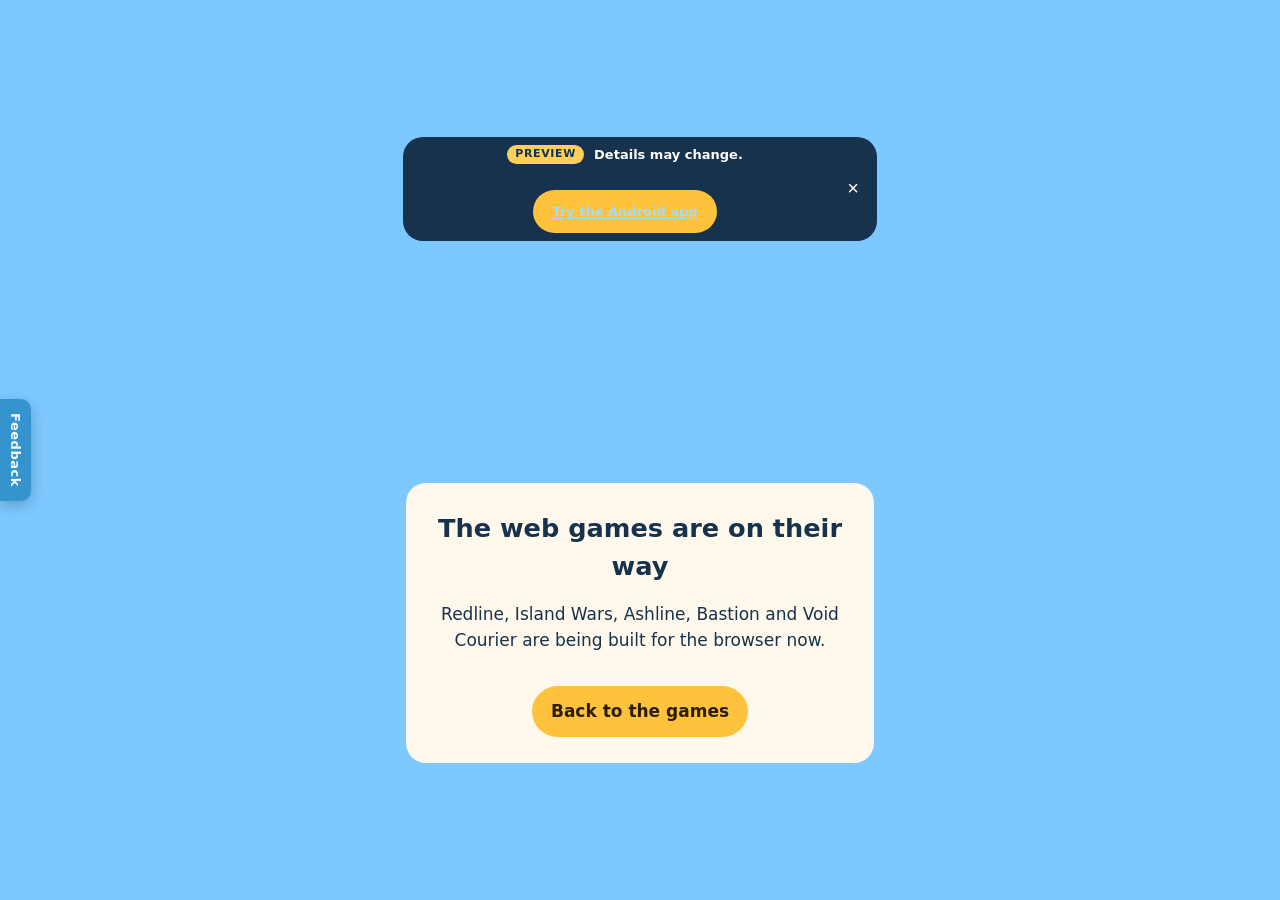
<file: v2/game/index.html>
<!doctype html><html lang="en-AU"><head><meta charset="utf-8"><meta name="viewport" content="width=device-width,initial-scale=1"><title>Wavessa Games</title><style>body{margin:0;background:#7cc8ff;color:#17324d;font:17px/1.5 system-ui,sans-serif;display:grid;place-items:center;min-height:100vh;text-align:center;padding:16px;box-sizing:border-box}div{background:#fff8ec;border-radius:20px;padding:1.6rem;max-width:26rem}h1{margin:0 0 .5rem;font-size:1.6rem}a{display:inline-block;margin-top:1rem;background:#ffc23d;color:#2a1d00;font-weight:700;padding:.8rem 1.2rem;border-radius:999px;text-decoration:none}</style></head><body><div><h1>The web games are on their way</h1><p>Redline, Island Wars, Ashline, Bastion and Void Courier are being built for the browser now.</p><a href="../index.html#games">Back to the games</a></div><script src="../../preview.js" defer></script></body></html>
</file>
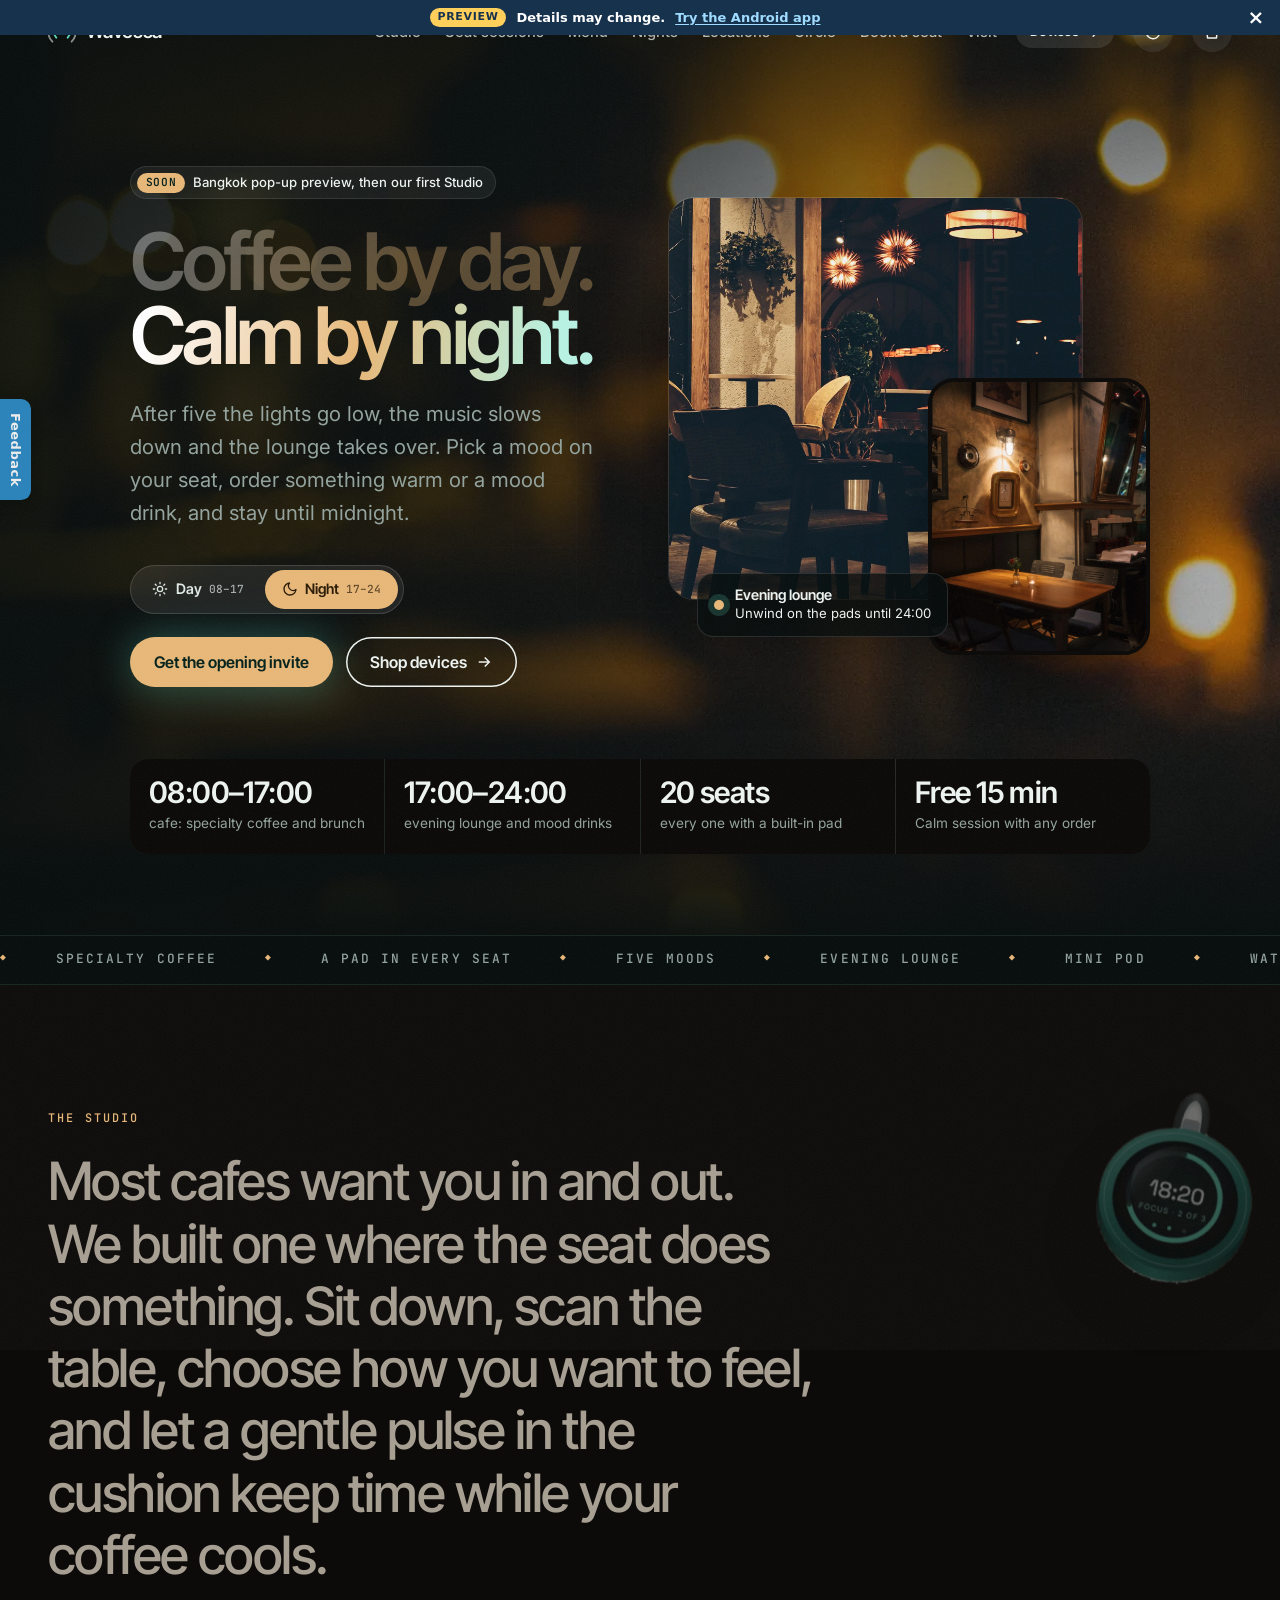
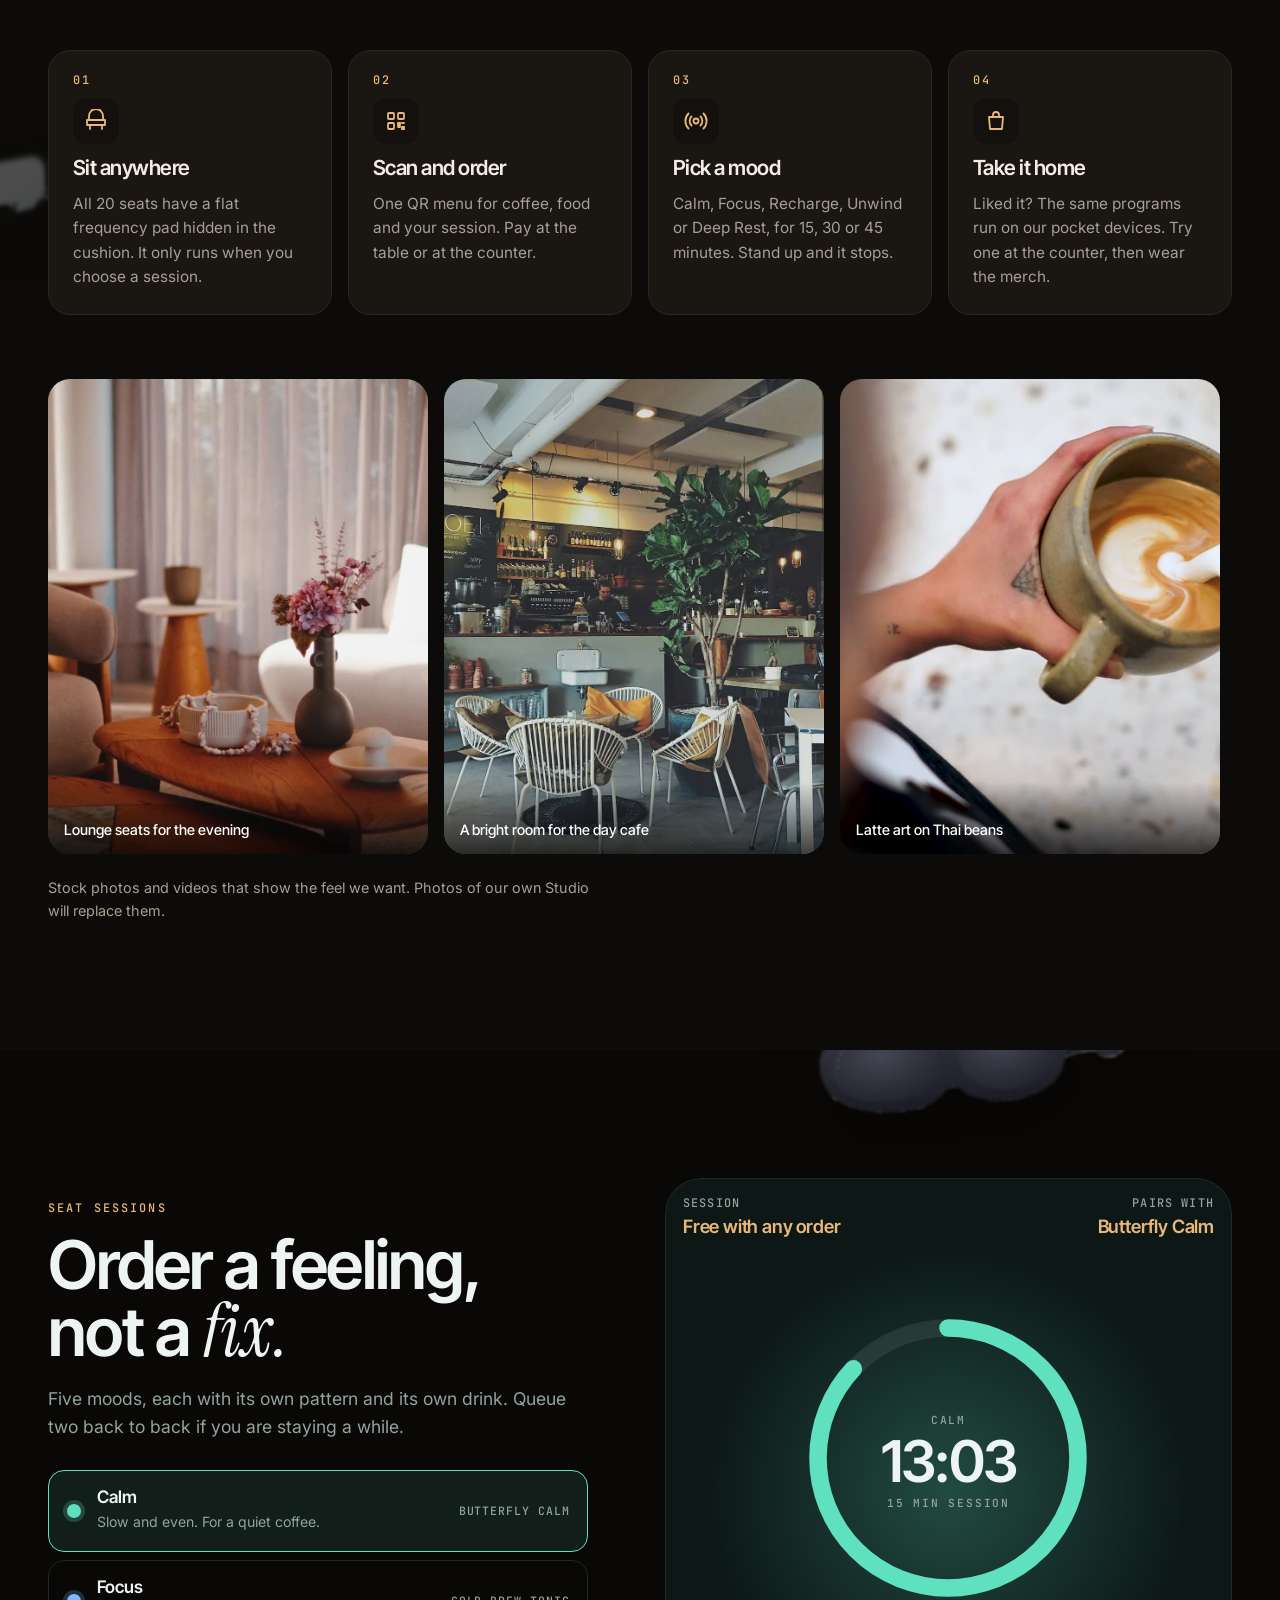
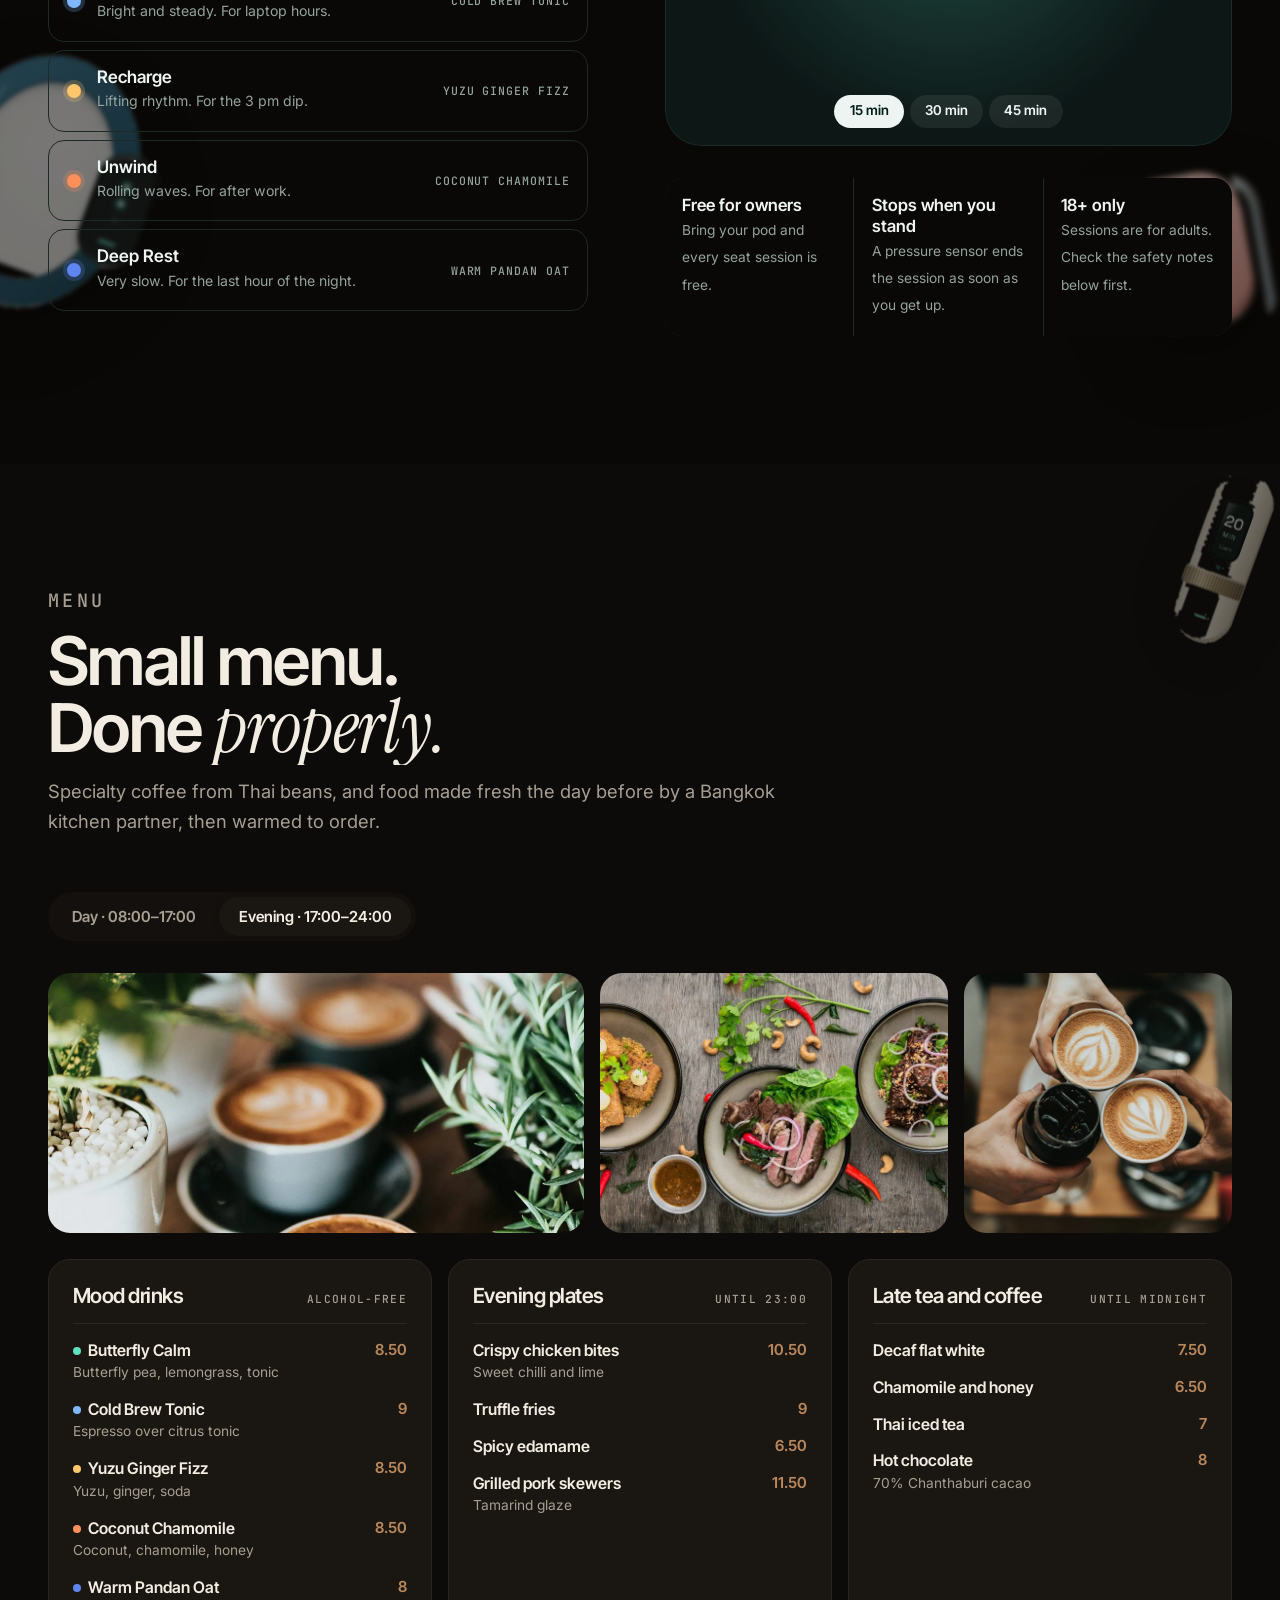
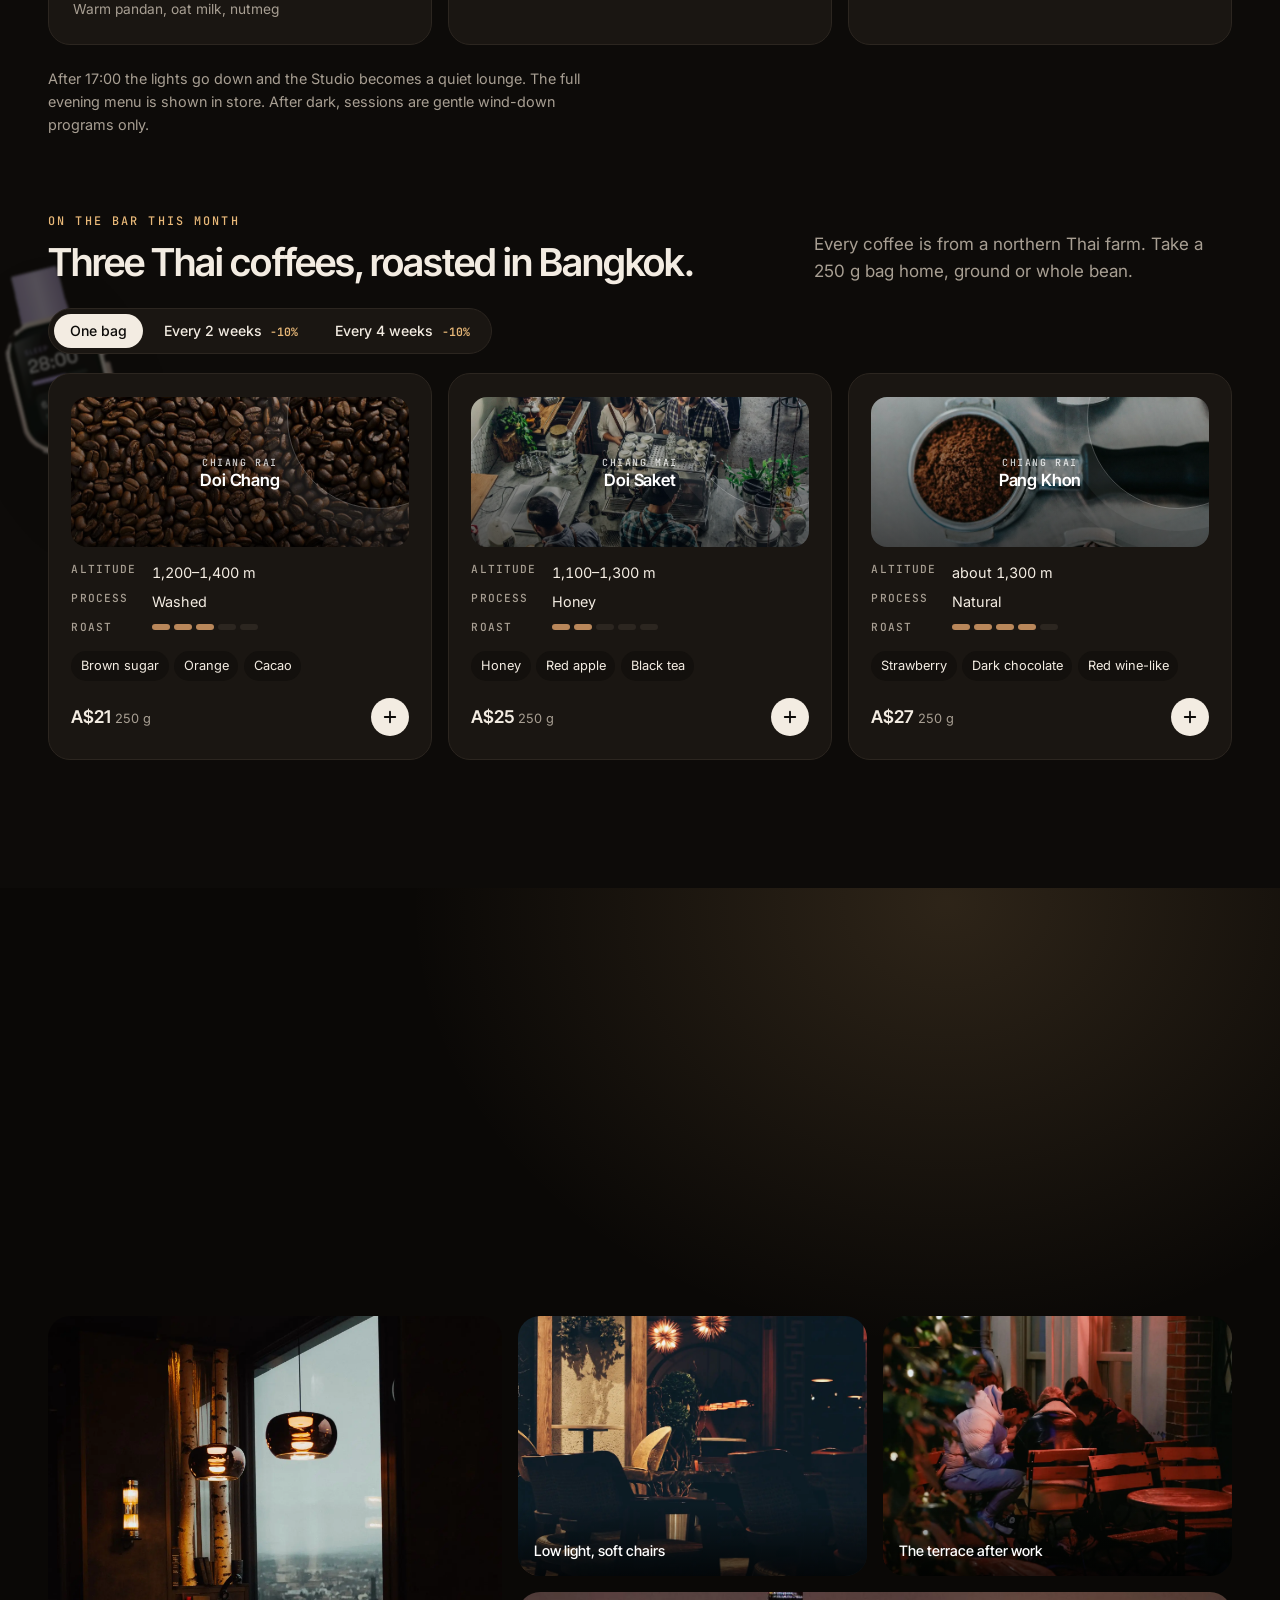
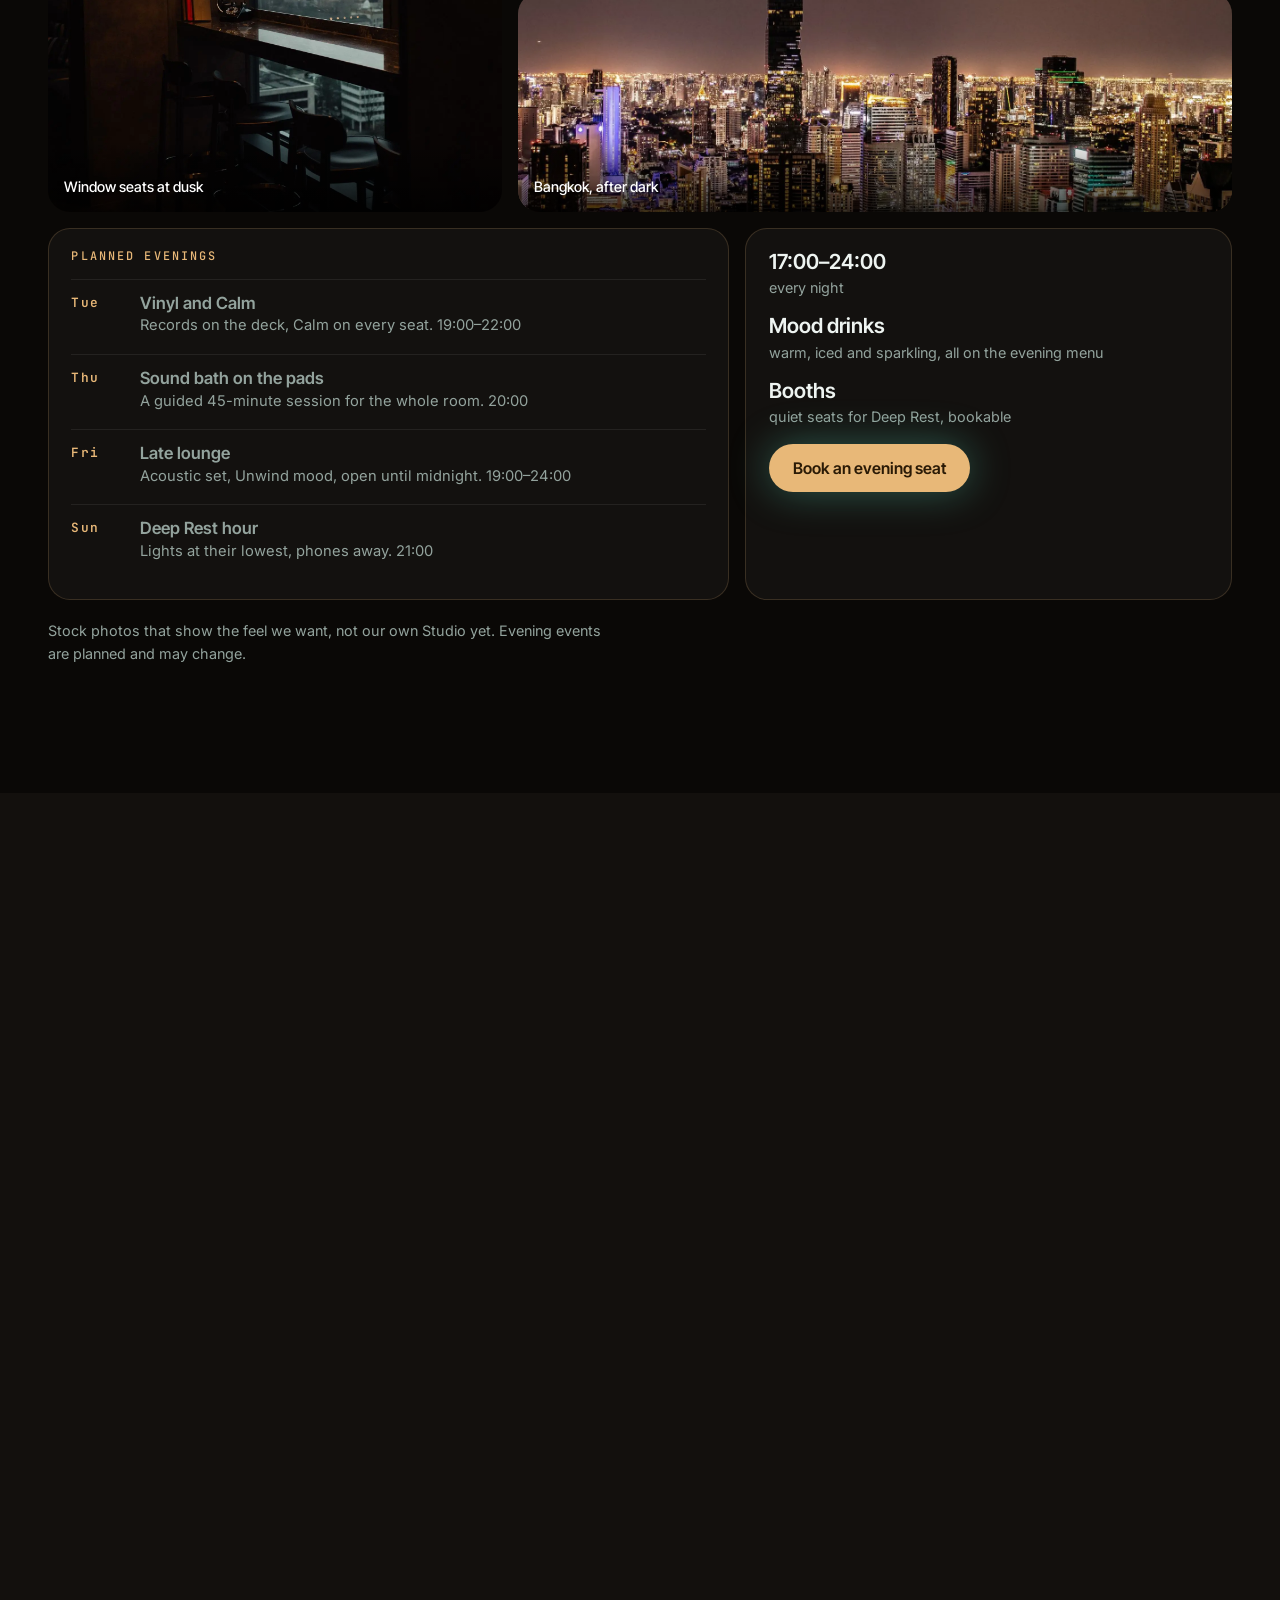
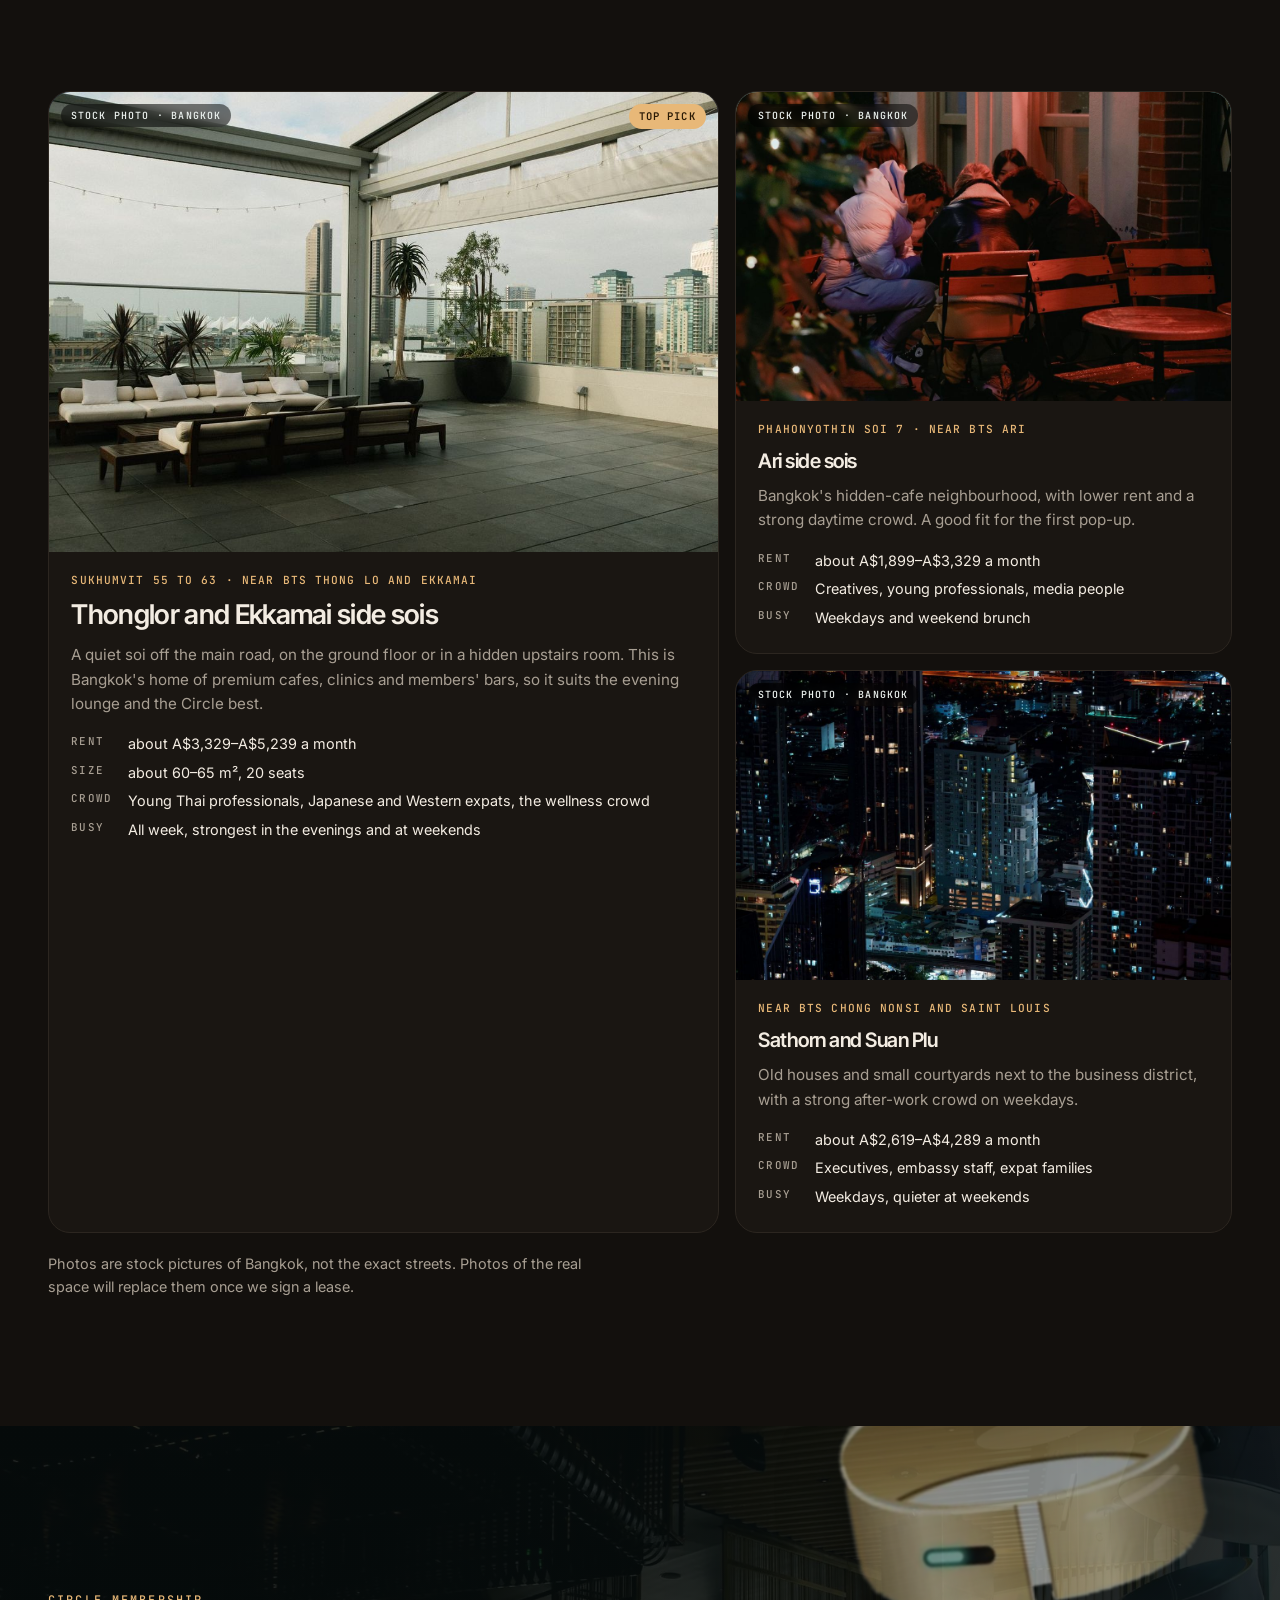
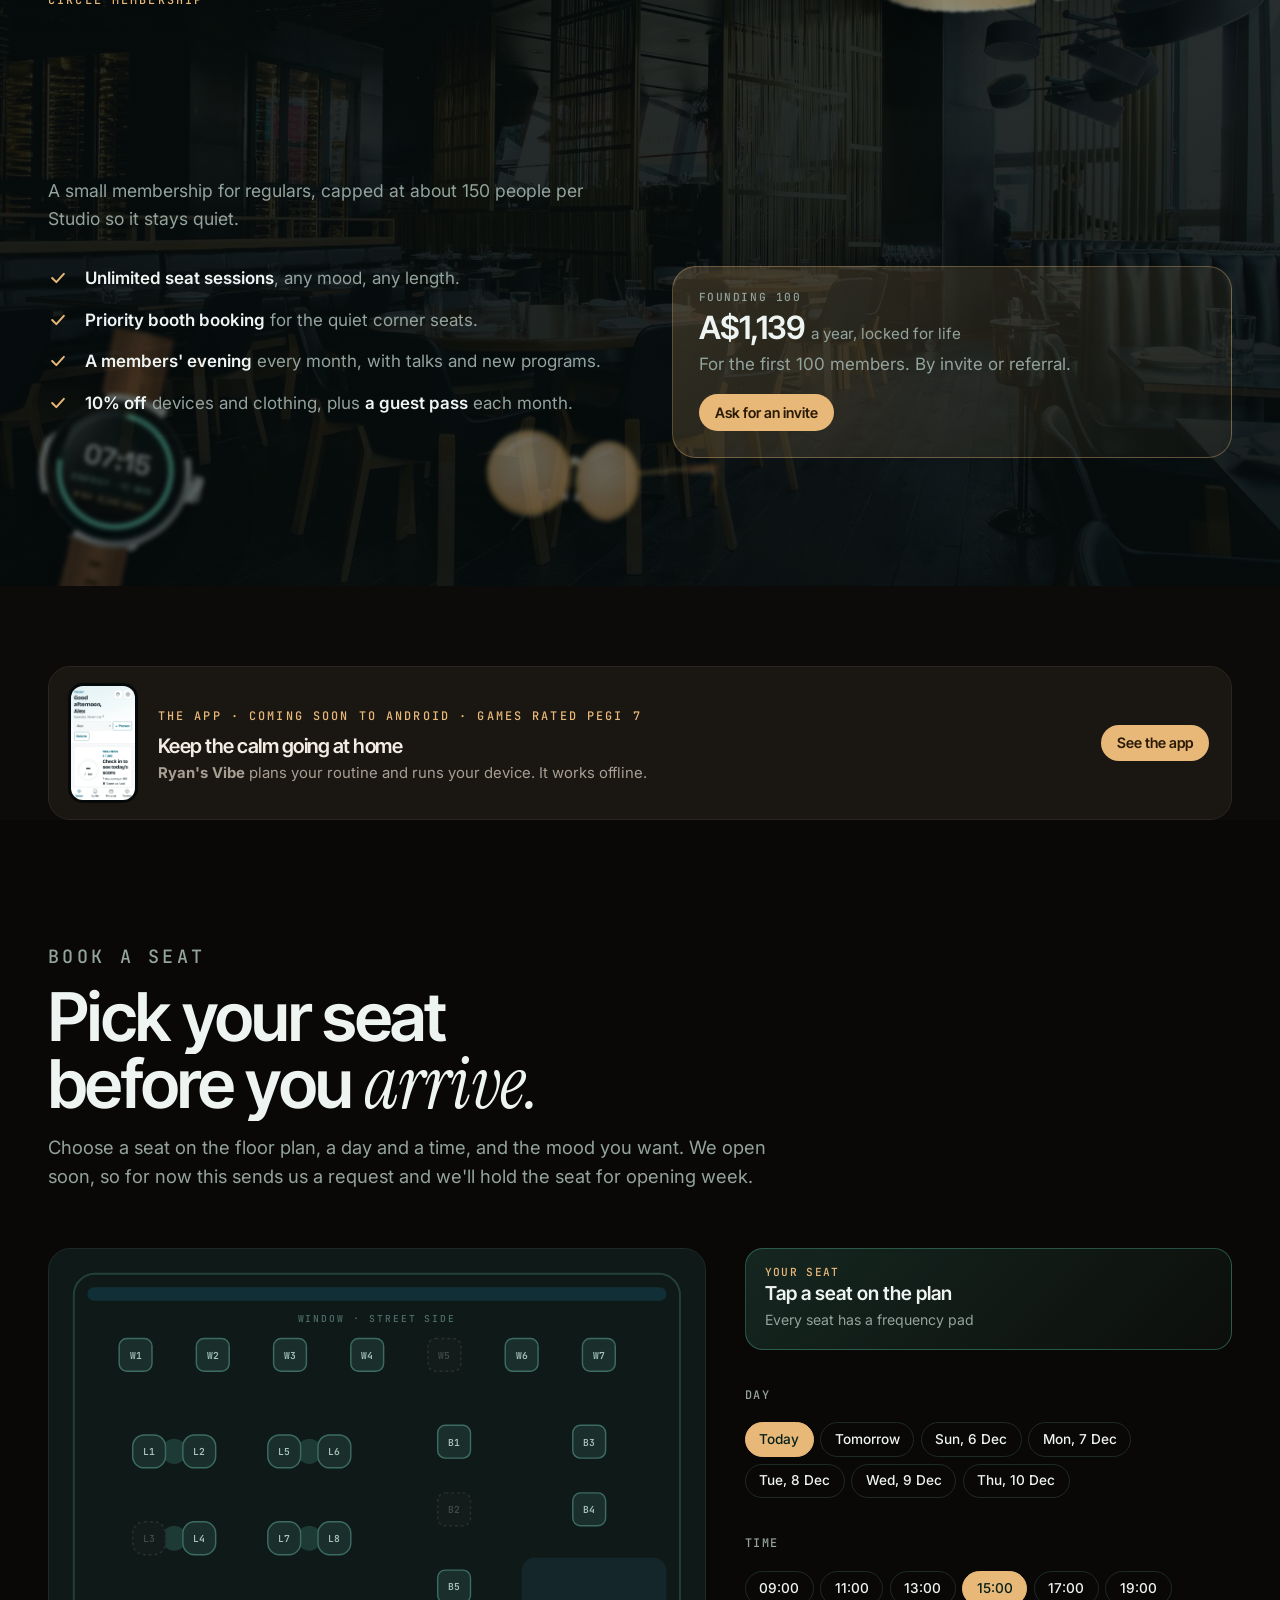
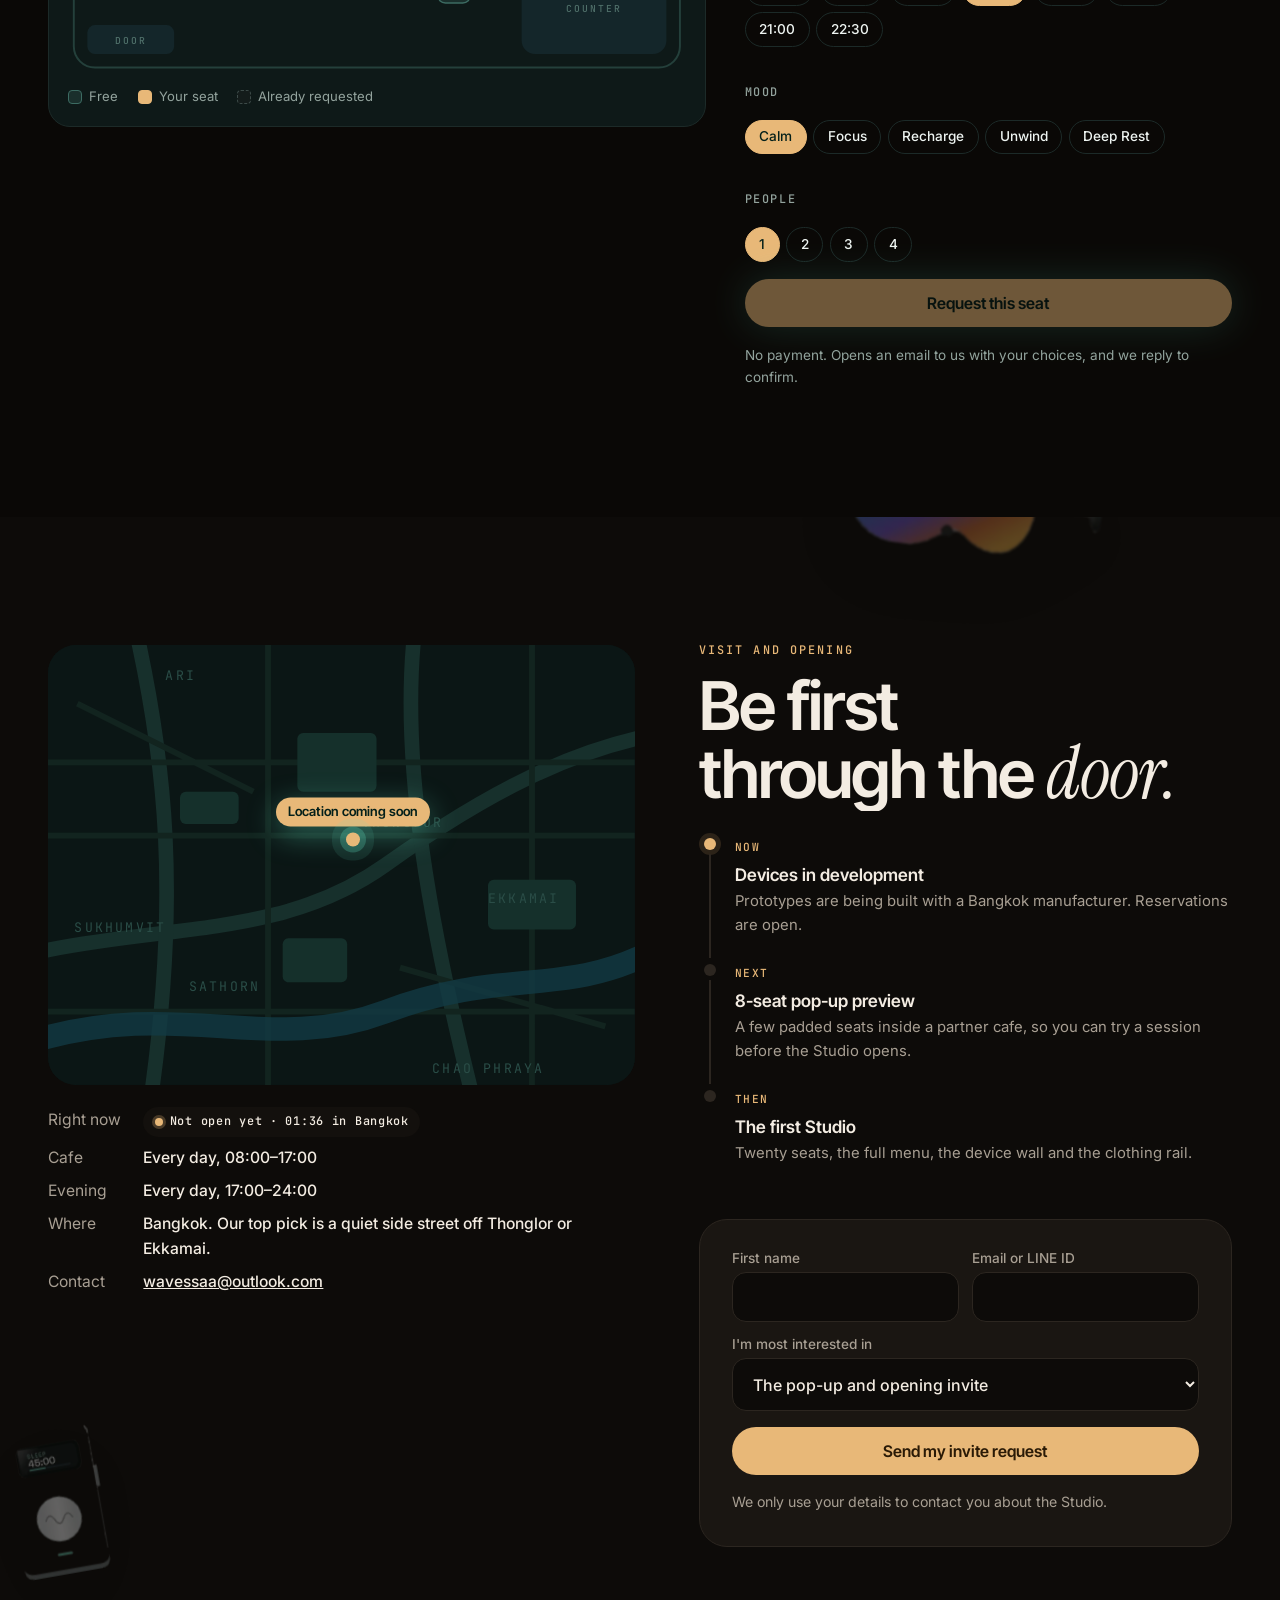
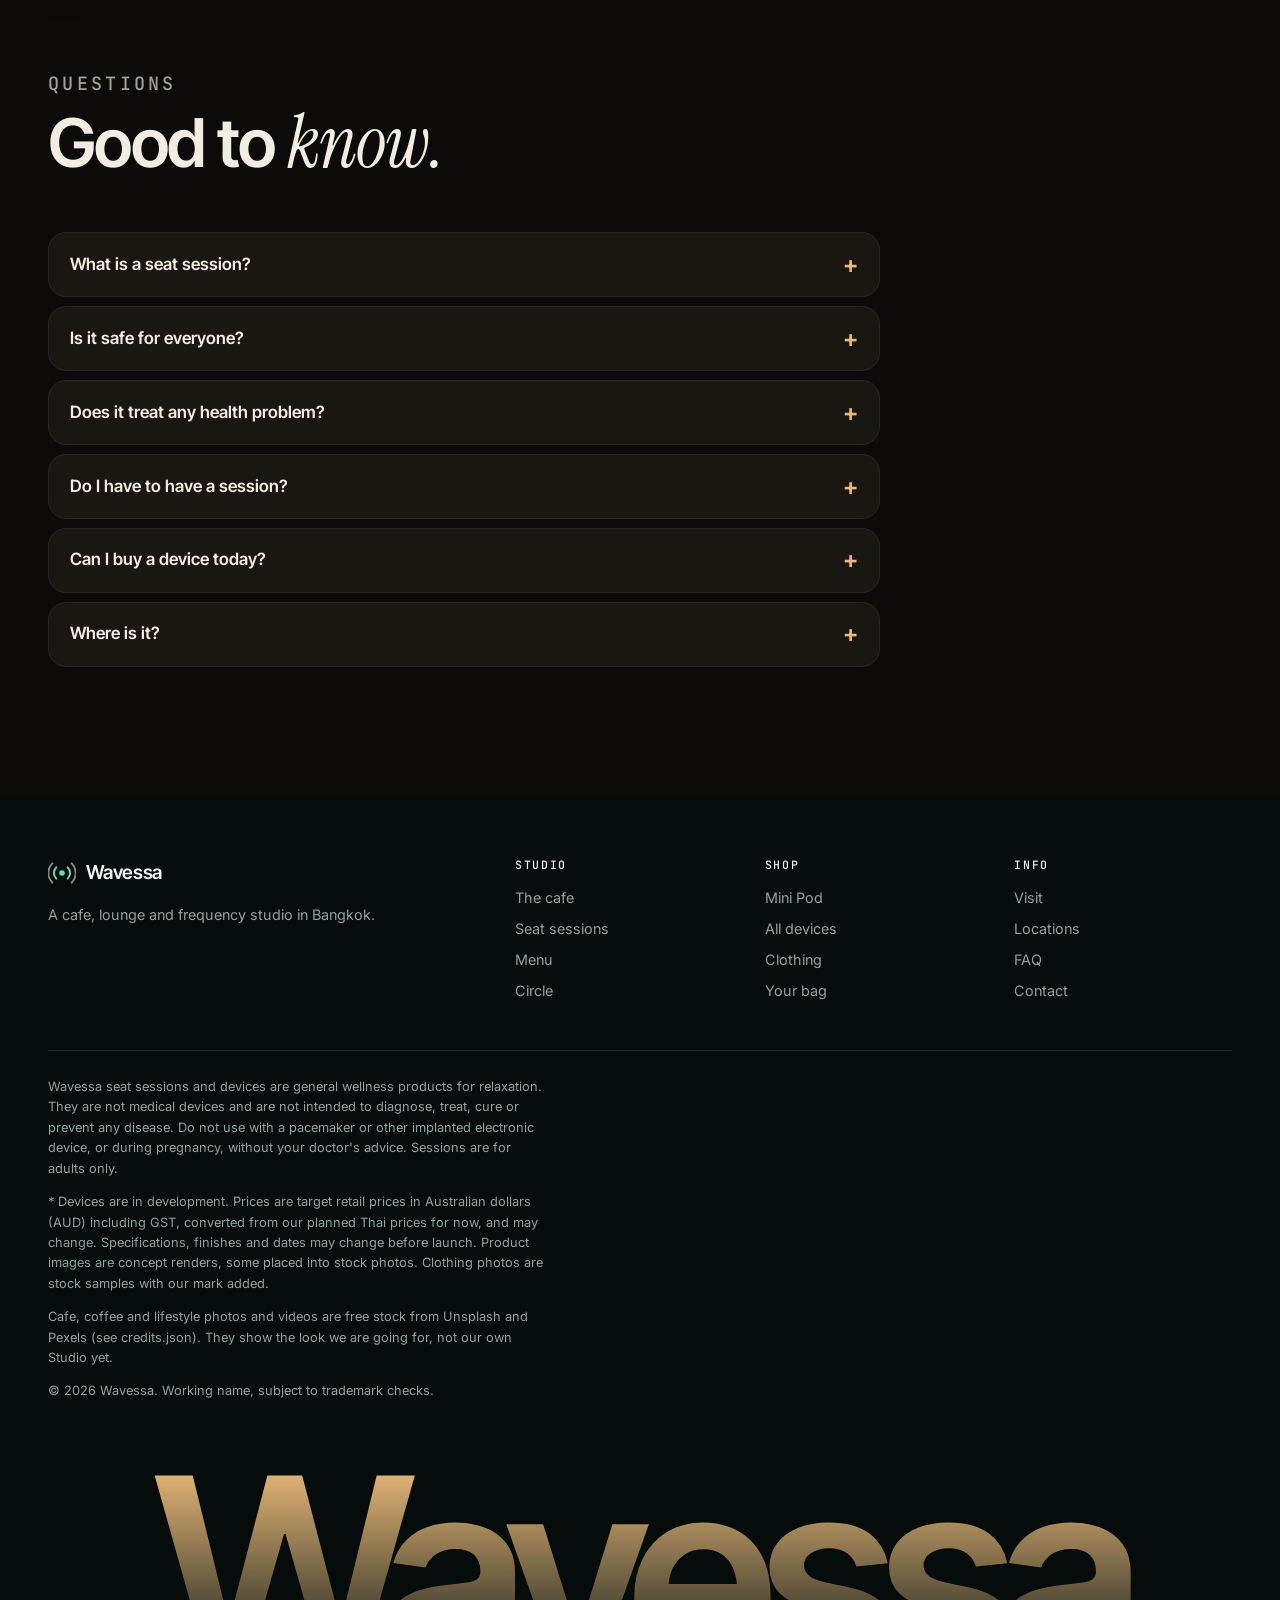
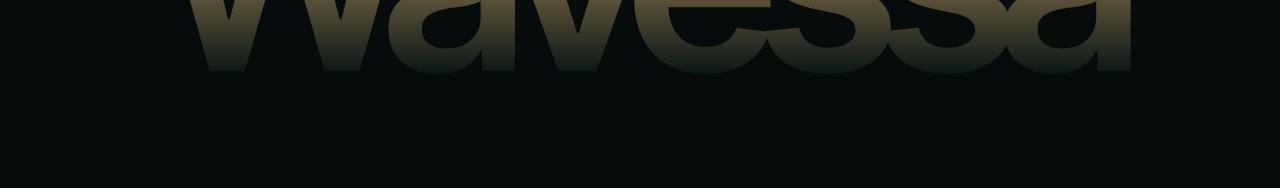
<file: cafe.html>
<!doctype html><html lang="en"><head><meta charset="utf-8"><meta name="viewport" content="width=device-width,initial-scale=1,viewport-fit=cover"><title>Wavessa Cafe Bangkok</title><meta name="description" content="A Bangkok cafe by day and lounge by night where every seat has a built-in frequency pad. Specialty Thai coffee, seat sessions and our Circle membership."><meta name="theme-color" content="#060c0c"><link rel="preconnect" href="https://fonts.googleapis.com"><link rel="preconnect" href="https://fonts.gstatic.com" crossorigin><link rel="stylesheet" href="https://fonts.googleapis.com/css2?family=Inter+Tight:wght@300;400;500;600;700&family=Inter:wght@400;500;600&family=JetBrains+Mono:wght@500&family=Instrument+Serif:ital@0;1&display=swap"><link rel="icon" href="favicon.svg" type="image/svg+xml"><link rel="canonical" href="https://zeus4127.github.io/wavessa/cafe.html"><meta property="og:type" content="website"><meta property="og:site_name" content="Wavessa"><meta property="og:title" content="Wavessa Cafe"><meta property="og:description" content="A Bangkok cafe by day and lounge by night where every seat has a built-in frequency pad. Specialty Thai coffee, seat sessions and our Circle membership."><meta property="og:url" content="https://zeus4127.github.io/wavessa/cafe.html"><meta property="og:image" content="https://zeus4127.github.io/wavessa/img/og.jpg"><meta property="og:image:width" content="1200"><meta property="og:image:height" content="630"><meta name="twitter:card" content="summary_large_image"><link rel="stylesheet" href="site.css"></head><body data-title="Cafe Bangkok" data-page="cafe"><header class="top" id="top"><div class="wrap"><a class="brand" href="index.html" aria-label="Home"><svg viewBox="0 0 32 32" fill="none" stroke="currentColor" stroke-width="2.2" stroke-linecap="round"><circle cx="16" cy="16" r="3.2" fill="#5fe0bf" stroke="none"/><path d="M9.5 9.5a9.2 9.2 0 0 0 0 13" stroke="#5fe0bf"/><path d="M22.5 9.5a9.2 9.2 0 0 1 0 13" stroke="#5fe0bf"/><path d="M5 5a15.5 15.5 0 0 0 0 22" opacity=".55"/><path d="M27 5a15.5 15.5 0 0 1 0 22" opacity=".55"/></svg><span data-brand>Wavessa</span><small>Studio · BKK</small></a><nav class="links" aria-label="Main"><a href="#cafe">Studio</a><a href="#sessions">Seat sessions</a><a href="#menu">Menu</a><a href="#evening">Nights</a><a href="#locations">Locations</a><a href="#circle">Circle</a><a href="#book">Book a seat</a><a href="#visit">Visit</a></nav><a class="switch" href="devices.html">Devices <svg viewBox="0 0 24 24" fill="none" stroke="currentColor" stroke-width="2.2" stroke-linecap="round" stroke-linejoin="round"><path d="M5 12h14M13 6l6 6-6 6"/></svg></a><button class="icon-btn" id="themeBtn" aria-label="Switch light or dark"><svg viewBox="0 0 24 24" fill="none" stroke="currentColor" stroke-width="2"><path d="M21 12.8A9 9 0 1 1 11.2 3a7 7 0 0 0 9.8 9.8z"/></svg></button> <button class="icon-btn" id="bagBtn" aria-label="Open bag"><svg viewBox="0 0 24 24" fill="none" stroke="currentColor" stroke-width="2" stroke-linecap="round" stroke-linejoin="round"><path d="M5 8h14l-1 12H6L5 8z"/><path d="M9 8V6a3 3 0 0 1 6 0v2"/></svg><span class="count" id="bagCount">0</span></button> <button class="icon-btn menu-btn" id="menuBtn" aria-label="Open menu"><svg viewBox="0 0 24 24" fill="none" stroke="currentColor" stroke-width="2" stroke-linecap="round"><path d="M4 8h16M4 16h16"/></svg></button></div></header><div class="drawer" id="drawer" role="dialog" aria-label="Menu"><button class="icon-btn close" id="closeMenu" aria-label="Close menu"><svg viewBox="0 0 24 24" fill="none" stroke="currentColor" stroke-width="2" stroke-linecap="round"><path d="M6 6l12 12M18 6L6 18"/></svg></button> <a href="#cafe">Studio</a><a href="#sessions">Seat sessions</a><a href="#menu">Menu</a><a href="#evening">Nights</a><a href="#locations">Locations</a><a href="#circle">Circle</a><a href="#book">Book a seat</a><a href="#visit">Visit</a><a href="index.html">Home</a></div><section class="hero night photo-hero" id="hero"><video class="hero-v" autoplay muted loop playsinline preload="metadata" poster="video/latte-pour.jpg?v=2" aria-hidden="true"><source src="video/latte-pour.mp4?v=2" type="video/mp4"></video><div class="hero-night" aria-hidden="true"></div><div class="vshade"></div><div class="wrap"><div class="hero-grid"><div><div class="pill reveal"><b>SOON</b> Bangkok pop-up preview, then our first Studio</div><h1 class="reveal"><span class="warm">Coffee by day.</span><br><span class="grad">Calm by night.</span></h1><p class="lead reveal" data-night="After five the lights go low, the music slows down and the lounge takes over. Pick a mood on your seat, order something warm or a mood drink, and stay until midnight.">A Bangkok cafe and evening lounge where every seat has a frequency pad built into the cushion. Order a flat white, pick a mood, and sit a little longer. Take the device and the clothes home on your way out.</p><div class="dn reveal" role="group" aria-label="Day or night"><button data-dn="day" aria-pressed="true"><svg viewBox="0 0 24 24" fill="none" stroke="currentColor" stroke-width="2" stroke-linecap="round"><circle cx="12" cy="12" r="4"/><path d="M12 2v2M12 20v2M4.9 4.9l1.4 1.4M17.7 17.7l1.4 1.4M2 12h2M20 12h2M4.9 19.1l1.4-1.4M17.7 6.3l1.4-1.4"/></svg>Day <small>08–17</small></button><button data-dn="night" aria-pressed="false"><svg viewBox="0 0 24 24" fill="none" stroke="currentColor" stroke-width="2" stroke-linecap="round" stroke-linejoin="round"><path d="M21 12.8A9 9 0 1 1 11.2 3a7 7 0 0 0 9.8 9.8z"/></svg>Night <small>17–24</small></button></div><div class="ctas reveal"><a class="btn mint" href="#visit">Get the opening invite</a> <a class="btn ghost" href="devices.html">Shop devices <svg viewBox="0 0 24 24" fill="none" stroke="currentColor" stroke-width="2"><path d="M5 12h14M13 6l6 6-6 6"/></svg></a></div></div><div class="pstack reveal" aria-label="Photos of the cafe look we are going for"><figure class="p1"><img data-night="img/photo/night-lounge.webp" src="img/photo/cafe-industrial.webp" alt="Warm cafe interior with wooden tables and pendant lights" width="1600" height="1067"></figure><figure class="p2"><img data-night="img/photo/night-booth.webp" src="img/photo/coffee-latte2.webp" alt="Latte with leaf art on a wooden table" loading="lazy"></figure><div class="pchip"><i></i><span data-night="<b>Evening lounge</b>Unwind on the pads until 24:00"><b>Seat session</b>Calm · 15 min free with any order</span></div></div></div><div class="hours-strip reveal"><div><b>08:00–17:00</b><span>cafe: specialty coffee and brunch</span></div><div><b>17:00–24:00</b><span>evening lounge and mood drinks</span></div><div><b><span data-num="20">20</span> seats</b><span>every one with a built-in pad</span></div><div><b>Free 15 min</b><span>Calm session with any order</span></div></div></div></section><div class="marquee" aria-hidden="true"><div class="track" id="mq"></div></div><section id="cafe"><div class="wrap"><p class="eyebrow" style="margin-bottom:1.6rem">The Studio</p><p id="stmt">Most cafes want you in and out. We built one where the seat does something. Sit down, scan the table, choose how you want to feel, and let a gentle pulse in the cushion keep time while your coffee cools.</p><div class="steps"><div class="reveal"><span class="ic"><svg viewBox="0 0 24 24" fill="none" stroke="currentColor" stroke-width="1.8" stroke-linecap="round" stroke-linejoin="round"><path d="M5 11V7a7 7 0 0 1 14 0v4"/><path d="M3 11h18v5H3z"/><path d="M6 16v4M18 16v4"/></svg></span><h3>Sit anywhere</h3><p>All 20 seats have a flat frequency pad hidden in the cushion. It only runs when you choose a session.</p></div><div class="reveal"><span class="ic"><svg viewBox="0 0 24 24" fill="none" stroke="currentColor" stroke-width="1.8" stroke-linecap="round"><rect x="4" y="4" width="6" height="6" rx="1"/><rect x="14" y="4" width="6" height="6" rx="1"/><rect x="4" y="14" width="6" height="6" rx="1"/><path d="M14 14h2v2h-2zM18 18h2v2h-2zM14 18h2M18 14h2"/></svg></span><h3>Scan and order</h3><p>One QR menu for coffee, food and your session. Pay at the table or at the counter.</p></div><div class="reveal"><span class="ic"><svg viewBox="0 0 24 24" fill="none" stroke="currentColor" stroke-width="1.8" stroke-linecap="round"><circle cx="12" cy="12" r="2.5"/><path d="M7.5 7.5a6.4 6.4 0 0 0 0 9M16.5 7.5a6.4 6.4 0 0 1 0 9M4.5 4.5a10.6 10.6 0 0 0 0 15M19.5 4.5a10.6 10.6 0 0 1 0 15"/></svg></span><h3>Pick a mood</h3><p>Calm, Focus, Recharge, Unwind or Deep Rest, for 15, 30 or 45 minutes. Stand up and it stops.</p></div><div class="reveal"><span class="ic"><svg viewBox="0 0 24 24" fill="none" stroke="currentColor" stroke-width="1.8" stroke-linecap="round" stroke-linejoin="round"><path d="M5 8h14l-1 12H6L5 8z"/><path d="M9 8V6a3 3 0 0 1 6 0v2"/></svg></span><h3>Take it home</h3><p>Liked it? The same programs run on our pocket devices. Try one at the counter, then wear the merch.</p></div></div><div class="gallery" tabindex="0" aria-label="Photos of the look we are going for"><figure><video class="gv" autoplay muted loop playsinline preload="metadata" poster="video/lounge-chairs.jpg?v=2" aria-hidden="true"><source src="video/lounge-chairs.mp4?v=2" type="video/mp4"></video><figcaption>Lounge seats for the evening</figcaption></figure><figure><img src="img/photo/cafe-bright.webp" alt="A bright room for the day cafe" loading="lazy"><figcaption>A bright room for the day cafe</figcaption></figure><figure><video class="gv" autoplay muted loop playsinline preload="metadata" poster="video/latte-art-top.jpg?v=2" aria-hidden="true"><source src="video/latte-art-top.mp4?v=2" type="video/mp4"></video><figcaption>Latte art on Thai beans</figcaption></figure><figure><img src="img/photo/cafe-window.webp" alt="Window seats for slow mornings" loading="lazy"><figcaption>Window seats for slow mornings</figcaption></figure><figure><img src="img/photo/cafe-counter.webp" alt="One counter for coffee, food and sessions" loading="lazy"><figcaption>One counter for coffee, food and sessions</figcaption></figure><figure><img src="img/photo/cafe-plants.webp" alt="Plants and soft light" loading="lazy"><figcaption>Plants and soft light</figcaption></figure><figure><img src="img/photo/coffee-pourover.webp" alt="Pour-over on the slow bar" loading="lazy"><figcaption>Pour-over on the slow bar</figcaption></figure><figure><img src="img/photo/cafe-busy.webp" alt="Busy, but never loud" loading="lazy"><figcaption>Busy, but never loud</figcaption></figure></div><p class="loc-note" style="margin-top:.8rem">Stock photos and videos that show the feel we want. Photos of our own Studio will replace them.</p></div></section><section class="night" id="sessions"><div class="wrap"><div class="sess"><div><p class="eyebrow">Seat sessions</p><h2 style="margin-top:1rem">Order a feeling,<br>not a <em class="sf">fix.</em></h2><p class="muted" style="margin-top:1.2rem;font-size:1.1rem">Five moods, each with its own pattern and its own drink. Queue two back to back if you are staying a while.</p><div class="moods" id="moods"></div></div><div><div class="seat reveal" id="seat"><canvas class="wave" id="wave"></canvas><div class="price"><div>Session<b id="sPrice">Free with any order</b></div><div style="text-align:right">Pairs with<b id="sDrink" style="color:var(--amber)">Butterfly Calm</b></div></div><div class="dial"><svg viewBox="0 0 120 120"><circle cx="60" cy="60" r="52" fill="none" stroke="rgba(255,255,255,.08)" stroke-width="7"/><circle id="sArc" cx="60" cy="60" r="52" fill="none" stroke="#5fe0bf" stroke-width="7" stroke-linecap="round" stroke-dasharray="326.7" stroke-dashoffset="80"/></svg><div class="t"><span id="sMood">CALM</span><b id="sTime">15:00</b><span id="sLen">15 MIN SESSION</span></div></div><div class="opts" id="lens"></div></div><div class="sess-notes reveal"><div><b>Free for owners</b><span>Bring your pod and every seat session is free.</span></div><div><b>Stops when you stand</b><span>A pressure sensor ends the session as soon as you get up.</span></div><div><b>18+ only</b><span>Sessions are for adults. Check the safety notes below first.</span></div></div></div></div></div></section><section id="menu"><div class="wrap"><div class="head reveal"><p class="eyebrow">Menu</p><h2>Small menu.<br>Done <em class="sf">properly.</em></h2><p>Specialty coffee from Thai beans, and food made fresh the day before by a Bangkok kitchen partner, then warmed to order.</p></div><div class="tabs" role="tablist" id="menuTabs"><button role="tab" data-t="day" aria-selected="true">Day · 08:00–17:00</button><button role="tab" data-t="eve" aria-selected="false">Evening · 17:00–24:00</button></div><div class="menu-photos"><img src="img/photo/coffee-latte.webp" alt="Flat white with latte art" loading="lazy"><img src="img/photo/food-plates.webp" alt="Brunch plates on a table" loading="lazy"><img src="img/photo/coffee-cheers.webp" alt="Two coffees on a cafe table" loading="lazy"></div><div class="menu-grid" id="menuGrid"></div><p class="menu-foot" id="menuFoot"></p><div class="beans-head reveal"><div><p class="eyebrow">On the bar this month</p><h3 style="font-size:clamp(1.6rem,3.2vw,2.4rem);margin-top:.7rem">Three Thai coffees, roasted in Bangkok.</h3></div><p class="muted" style="max-width:38ch">Every coffee is from a northern Thai farm. Take a 250 g bag home, ground or whole bean.</p></div><div class="beans" id="beans"></div></div></section><section class="night evening" id="evening"><div class="wrap"><div class="head reveal"><p class="eyebrow">After five</p><h2>The lounge<br>comes <em class="sf">alive.</em></h2><p>From 17:00 the lights go low, the playlist slows down and every seat runs evening moods. Come for a slow drink, stay for a session, leave at midnight.</p></div><div class="eve-grid"><figure class="eg big reveal"><img src="img/photo/night-window.webp" alt="Dim lounge corner with a pendant lamp and a city view at dusk" loading="lazy"><figcaption>Window seats at dusk</figcaption></figure><figure class="eg reveal"><img src="img/photo/night-lounge.webp" alt="Dark lounge with warm pendant lights and armchairs" loading="lazy"><figcaption>Low light, soft chairs</figcaption></figure><figure class="eg reveal"><img src="img/photo/night-terrace.webp" alt="Friends sitting at a small terrace table at night" loading="lazy"><figcaption>The terrace after work</figcaption></figure><figure class="eg wide reveal"><img src="img/photo/bkk-skyline-night.webp" alt="Bangkok skyline at night" loading="lazy"><figcaption>Bangkok, after dark</figcaption></figure></div><div class="eve-row"><div class="eve-week reveal"><p class="eyebrow">Planned evenings</p><ul><li><b>Tue</b><span><strong>Vinyl and Calm</strong>Records on the deck, Calm on every seat. 19:00–22:00</span></li><li><b>Thu</b><span><strong>Sound bath on the pads</strong>A guided 45-minute session for the whole room. 20:00</span></li><li><b>Fri</b><span><strong>Late lounge</strong>Acoustic set, Unwind mood, open until midnight. 19:00–24:00</span></li><li><b>Sun</b><span><strong>Deep Rest hour</strong>Lights at their lowest, phones away. 21:00</span></li></ul></div><div class="eve-facts reveal"><div><b>17:00–24:00</b><span>every night</span></div><div><b>Mood drinks</b><span>warm, iced and sparkling, all on the evening menu</span></div><div><b>Booths</b><span>quiet seats for Deep Rest, bookable</span></div><a class="btn mint" href="#book">Book an evening seat</a></div></div><p class="loc-note">Stock photos that show the feel we want, not our own Studio yet. Evening events are planned and may change.</p></div></section><section id="locations" style="background:var(--bg2)"><div class="wrap"><div class="head reveal"><p class="eyebrow">Where we're opening</p><h2>Our favourite<br>streets <em class="sf">so far.</em></h2><p>We are shortlisting spaces now. These are the three areas we would most like to open in, and why.</p></div><figure class="loc-film reveal"><video class="lv" autoplay muted loop playsinline preload="metadata" poster="video/bkk-bts-street.jpg?v=2" aria-hidden="true"><source src="video/bkk-bts-street.mp4?v=2" type="video/mp4"></video><figcaption><b>Bangkok, under the BTS</b><span>Stock video of a Bangkok street, not our exact site</span></figcaption></figure><div class="locs" id="locGrid"></div><p class="loc-note">Photos are stock pictures of Bangkok, not the exact streets. Photos of the real space will replace them once we sign a lease.</p></div></section><section class="night" id="circle"><div class="wrap"><div class="circle"><div><p class="eyebrow">Circle membership</p><h2 style="margin-top:1rem">Your seat,<br>any <em class="sf">day.</em></h2><p class="muted" style="margin-top:1.2rem;font-size:1.1rem">A small membership for regulars, capped at about 150 people per Studio so it stays quiet.</p><ul class="perks"><li><svg viewBox="0 0 24 24" fill="none" stroke="currentColor" stroke-width="2.4" stroke-linecap="round" stroke-linejoin="round"><path d="M5 12l5 5 9-10"/></svg><span><b>Unlimited seat sessions</b>, any mood, any length.</span></li><li><svg viewBox="0 0 24 24" fill="none" stroke="currentColor" stroke-width="2.4" stroke-linecap="round" stroke-linejoin="round"><path d="M5 12l5 5 9-10"/></svg><span><b>Priority booth booking</b> for the quiet corner seats.</span></li><li><svg viewBox="0 0 24 24" fill="none" stroke="currentColor" stroke-width="2.4" stroke-linecap="round" stroke-linejoin="round"><path d="M5 12l5 5 9-10"/></svg><span><b>A members' evening</b> every month, with talks and new programs.</span></li><li><svg viewBox="0 0 24 24" fill="none" stroke="currentColor" stroke-width="2.4" stroke-linecap="round" stroke-linejoin="round"><path d="M5 12l5 5 9-10"/></svg><span><b>10% off</b> devices and clothing, plus <b>a guest pass</b> each month.</span></li></ul></div><div class="cards"><div class="mcard reveal"><small>Monthly</small><b>A$139 <span>a month</span></b><span class="muted">Cancel any time.</span></div><div class="mcard reveal"><small>Yearly</small><b>A$1,379 <span>a year</span></b><span class="muted">Two months free.</span></div><div class="mcard gold reveal"><small>Founding 100</small><b>A$1,139 <span>a year, locked for life</span></b><span class="muted">For the first 100 members. By invite or referral.</span><a class="btn sm" href="#visit" style="justify-self:start;margin-top:.6rem;background:var(--amber);color:#2a1a06" data-interest="Founding Circle membership">Ask for an invite</a></div></div></div></div></section><div class="wrap" style="padding-block:clamp(3rem,7vw,5rem) 0"><div class="appband reveal"><img src="img/app/today.webp" alt="App today screen"><div><span class="eyebrow">The app · coming soon to Android · games rated PEGI 7</span><h3 style="margin-top:.4rem">Keep the calm going at home</h3><p><b data-app>Ryan's Vibe</b> plans your routine and runs your device. It works offline.</p></div><a class="btn sm" href="devices.html#app">See the app</a></div></div><section class="night" id="book"><div class="wrap"><div class="head reveal"><p class="eyebrow">Book a seat</p><h2>Pick your seat<br>before you <em class="sf">arrive.</em></h2><p>Choose a seat on the floor plan, a day and a time, and the mood you want. We open soon, so for now this sends us a request and we'll hold the seat for opening week.</p></div><div class="book"><div class="plan reveal"><svg viewBox="0 0 640 420" id="planSvg" role="group" aria-label="Floor plan with 20 seats"><rect x="6" y="6" width="628" height="408" rx="22" fill="none" stroke="#24403b" stroke-width="2"/><rect x="20" y="20" width="600" height="14" rx="7" fill="#123a44" opacity=".7"/><text x="320" y="56" text-anchor="middle" class="pl">WINDOW · STREET SIDE</text><rect x="470" y="300" width="150" height="100" rx="14" fill="#14262a"/><text x="545" y="356" text-anchor="middle" class="pl">COUNTER</text><rect x="20" y="370" width="90" height="30" rx="8" fill="#14262a"/><text x="65" y="390" text-anchor="middle" class="pl">DOOR</text><g id="seats"></g></svg><div class="plan-key"><span><i class="k-free"></i>Free</span><span><i class="k-pick"></i>Your seat</span><span><i class="k-held"></i>Already requested</span></div></div><div class="book-side reveal"><div class="bk-seat" id="bkSeat"><small>Your seat</small><b>Tap a seat on the plan</b><span>Every seat has a frequency pad</span></div><div class="opt-group"><span>Day</span><div class="chips-row" id="bkDay"></div></div><div class="opt-group"><span>Time</span><div class="chips-row" id="bkTime"></div></div><div class="opt-group"><span>Mood</span><div class="chips-row" id="bkMood"></div></div><div class="opt-group"><span>People</span><div class="chips-row" id="bkPpl"></div></div><button class="btn mint" id="bkGo" disabled="disabled">Request this seat</button><p class="muted" style="font-size:.85rem">No payment. Opens an email to us with your choices, and we reply to confirm.</p></div></div></div></section><section id="visit"><div class="wrap"><div class="visit"><div><div class="map reveal"><svg viewBox="0 0 400 300" aria-hidden="true"><rect width="400" height="300" fill="#0b1615"/><g stroke="#17302c" stroke-width="10" fill="none" stroke-linecap="round"><path d="M-10 210C80 190 160 200 230 150S360 70 420 60"/><path d="M60 -10C80 80 90 170 70 310"/><path d="M250 -10c-10 90 10 200 40 320"/></g><g stroke="#12241f" stroke-width="4" fill="none"><path d="M0 80h400M0 130h400M0 250h400M150 0v300M330 0v300M20 40l120 60M240 220l140 40"/></g><path d="M-10 270C90 240 150 280 230 250s120-10 180-40" stroke="#123a44" stroke-width="16" fill="none" opacity=".8"/><g fill="#15302b"><rect x="90" y="100" width="40" height="22" rx="4"/><rect x="170" y="60" width="54" height="40" rx="4"/><rect x="300" y="160" width="60" height="34" rx="4"/><rect x="160" y="200" width="44" height="30" rx="4"/></g><g fill="#2a4d47" font-family="JetBrains Mono,monospace" font-size="9" letter-spacing="1.5"><text x="18" y="196">SUKHUMVIT</text><text x="262" y="292">CHAO PHRAYA</text><text x="80" y="24">ARI</text><text x="214" y="124">THONGLOR</text><text x="300" y="176">EKKAMAI</text><text x="96" y="236">SATHORN</text></g></svg><div class="pin"><b>Location coming soon</b><i></i></div></div><dl class="hours reveal"><dt>Right now</dt><dd><span class="live-chip" id="liveChip"><i></i><span>Bangkok</span></span></dd><dt>Cafe</dt><dd>Every day, 08:00–17:00</dd><dt>Evening</dt><dd>Every day, 17:00–24:00</dd><dt>Where</dt><dd>Bangkok. Our top pick is a quiet side street off Thonglor or Ekkamai.</dd><dt>Contact</dt><dd><a href="mailto:wavessaa@outlook.com" id="mailLink">wavessaa@outlook.com</a></dd></dl></div><div><p class="eyebrow">Visit and opening</p><h2 style="margin-top:1rem">Be first<br>through the <em class="sf">door.</em></h2><div class="road"><div class="now"><div><small>Now</small><b>Devices in development</b><p>Prototypes are being built with a Bangkok manufacturer. Reservations are open.</p></div></div><div><div><small>Next</small><b>8-seat pop-up preview</b><p>A few padded seats inside a partner cafe, so you can try a session before the Studio opens.</p></div></div><div><div><small>Then</small><b>The first Studio</b><p>Twenty seats, the full menu, the device wall and the clothing rail.</p></div></div></div><form class="wl reveal" id="wl"><div class="row"><label>First name<input name="name" autocomplete="given-name" required></label> <label>Email or LINE ID<input name="contact" required></label></div><label>I'm most interested in<select name="interest" id="wlInterest"><option>The pop-up and opening invite</option><option>Seat sessions</option><option>Founding Circle membership</option><option>Reserving a device</option><option>Clothing</option><option>Working with you (supplier, partner, staff)</option></select></label> <button class="btn" type="submit" style="width:100%">Send my invite request</button><div class="msg" id="wlMsg" role="status"></div><small class="muted">We only use your details to contact you about the Studio.</small></form></div></div></div></section><section id="faq" style="padding-top:0"><div class="wrap"><div class="head reveal"><p class="eyebrow">Questions</p><h2>Good to <em class="sf">know.</em></h2></div><div class="faq"><details><summary>What is a seat session?</summary><p>A flat copper coil inside the cushion makes a gentle pulsed electromagnetic field (often called PEMF) in a pattern that matches the mood you pick. Most people describe it as a light, steady rhythm. It is a relaxation and wellness experience, not a medical treatment.</p></details><details><summary>Is it safe for everyone?</summary><p>Do not use the seat pad or our devices if you have a pacemaker or another implanted electronic device, or if you are pregnant, unless your doctor says it is fine. Sessions are for adults only. If you have a health condition, talk to your doctor first. You can stop any session yourself, and it stops as soon as you stand up.</p></details><details><summary>Does it treat any health problem?</summary><p>No. Our seats and devices are general wellness products. They are not intended to diagnose, treat, cure or prevent any disease, and our staff will not give medical advice.</p></details><details><summary>Do I have to have a session?</summary><p>No. It is a normal cafe too. The pad only runs when you choose a session from the menu.</p></details><details><summary>Can I buy a device today?</summary><p>Not yet. Devices are in development with a Bangkok manufacturer. Reserving is free, and we will contact you with the final price and a collection date before you pay anything. Prices shown are targets and include GST.</p></details><details><summary>Where is it?</summary><p>Bangkok. We are choosing the street now and will tell everyone on the invite list first, along with the pop-up dates.</p></details></div></div></section><footer><div class="wrap"><div class="cols"><div><a class="brand" href="index.html"><svg viewBox="0 0 32 32" fill="none" stroke="currentColor" stroke-width="2.2" stroke-linecap="round"><circle cx="16" cy="16" r="3.2" fill="#5fe0bf" stroke="none"/><path d="M9.5 9.5a9.2 9.2 0 0 0 0 13" stroke="#5fe0bf"/><path d="M22.5 9.5a9.2 9.2 0 0 1 0 13" stroke="#5fe0bf"/><path d="M5 5a15.5 15.5 0 0 0 0 22" opacity=".55"/><path d="M27 5a15.5 15.5 0 0 1 0 22" opacity=".55"/></svg><span data-brand>Wavessa</span></a><p>A cafe, lounge and frequency studio in Bangkok.</p></div><div><h4>Studio</h4><ul><li><a href="cafe.html#cafe">The cafe</a></li><li><a href="cafe.html#sessions">Seat sessions</a></li><li><a href="cafe.html#menu">Menu</a></li><li><a href="cafe.html#circle">Circle</a></li></ul></div><div><h4>Shop</h4><ul><li><a href="devices.html#devices">Mini Pod</a></li><li><a href="devices.html#shop">All devices</a></li><li><a href="devices.html#clothing">Clothing</a></li><li><a href="#" id="footBag">Your bag</a></li></ul></div><div><h4>Info</h4><ul><li><a href="cafe.html#visit">Visit</a></li><li><a href="cafe.html#locations">Locations</a></li><li><a href="cafe.html#faq">FAQ</a></li><li><a href="mailto:wavessaa@outlook.com">Contact</a></li></ul></div></div><div class="legal"><p><span data-brand>Wavessa</span> seat sessions and devices are general wellness products for relaxation. They are not medical devices and are not intended to diagnose, treat, cure or prevent any disease. Do not use with a pacemaker or other implanted electronic device, or during pregnancy, without your doctor's advice. Sessions are for adults only.</p><p>* Devices are in development. Prices are target retail prices in Australian dollars (AUD) including GST, converted from our planned Thai prices for now, and may change. Specifications, finishes and dates may change before launch. Product images are concept renders, some placed into stock photos. Clothing photos are stock samples with our mark added.</p><p>Cafe, coffee and lifestyle photos and videos are free stock from <a href="https://unsplash.com">Unsplash</a> and <a href="https://www.pexels.com">Pexels</a> (see credits.json). They show the look we are going for, not our own Studio yet.</p><p>© <span id="yr">2026</span> <span data-brand>Wavessa</span>. Working name, subject to trademark checks.</p></div><div class="bigmark" aria-hidden="true"><span data-brand>Wavessa</span></div></div></footer><div class="mcta" id="mcta"><div><b>Opening in Bangkok</b><small>Get the pop-up invite first</small></div><a class="btn mint" href="#visit">Get invite</a></div><div class="bag" id="bag" aria-hidden="true"><div class="shade" id="bagShade"></div><div class="panel" role="dialog" aria-label="Your bag"><div class="bh"><h3>Your bag</h3><button class="icon-btn" id="bagClose" aria-label="Close bag"><svg viewBox="0 0 24 24" fill="none" stroke="currentColor" stroke-width="2" stroke-linecap="round"><path d="M6 6l12 12M18 6L6 18"/></svg></button></div><div class="items" id="bagItems"></div><div class="bf"><div class="tot"><span>Total</span><span id="bagTotal">A$0</span></div><small class="muted">Nothing is charged now. Send the reservation and we will confirm the price and a collection time at the Studio.</small> <button class="btn" id="bagSend" style="width:100%">Send reservation</button></div></div></div><div class="toast" id="toast" role="status"></div><script src="site.js"></script><script src="notify.js"></script><script src="preview.js" defer></script></body></html>
</file>
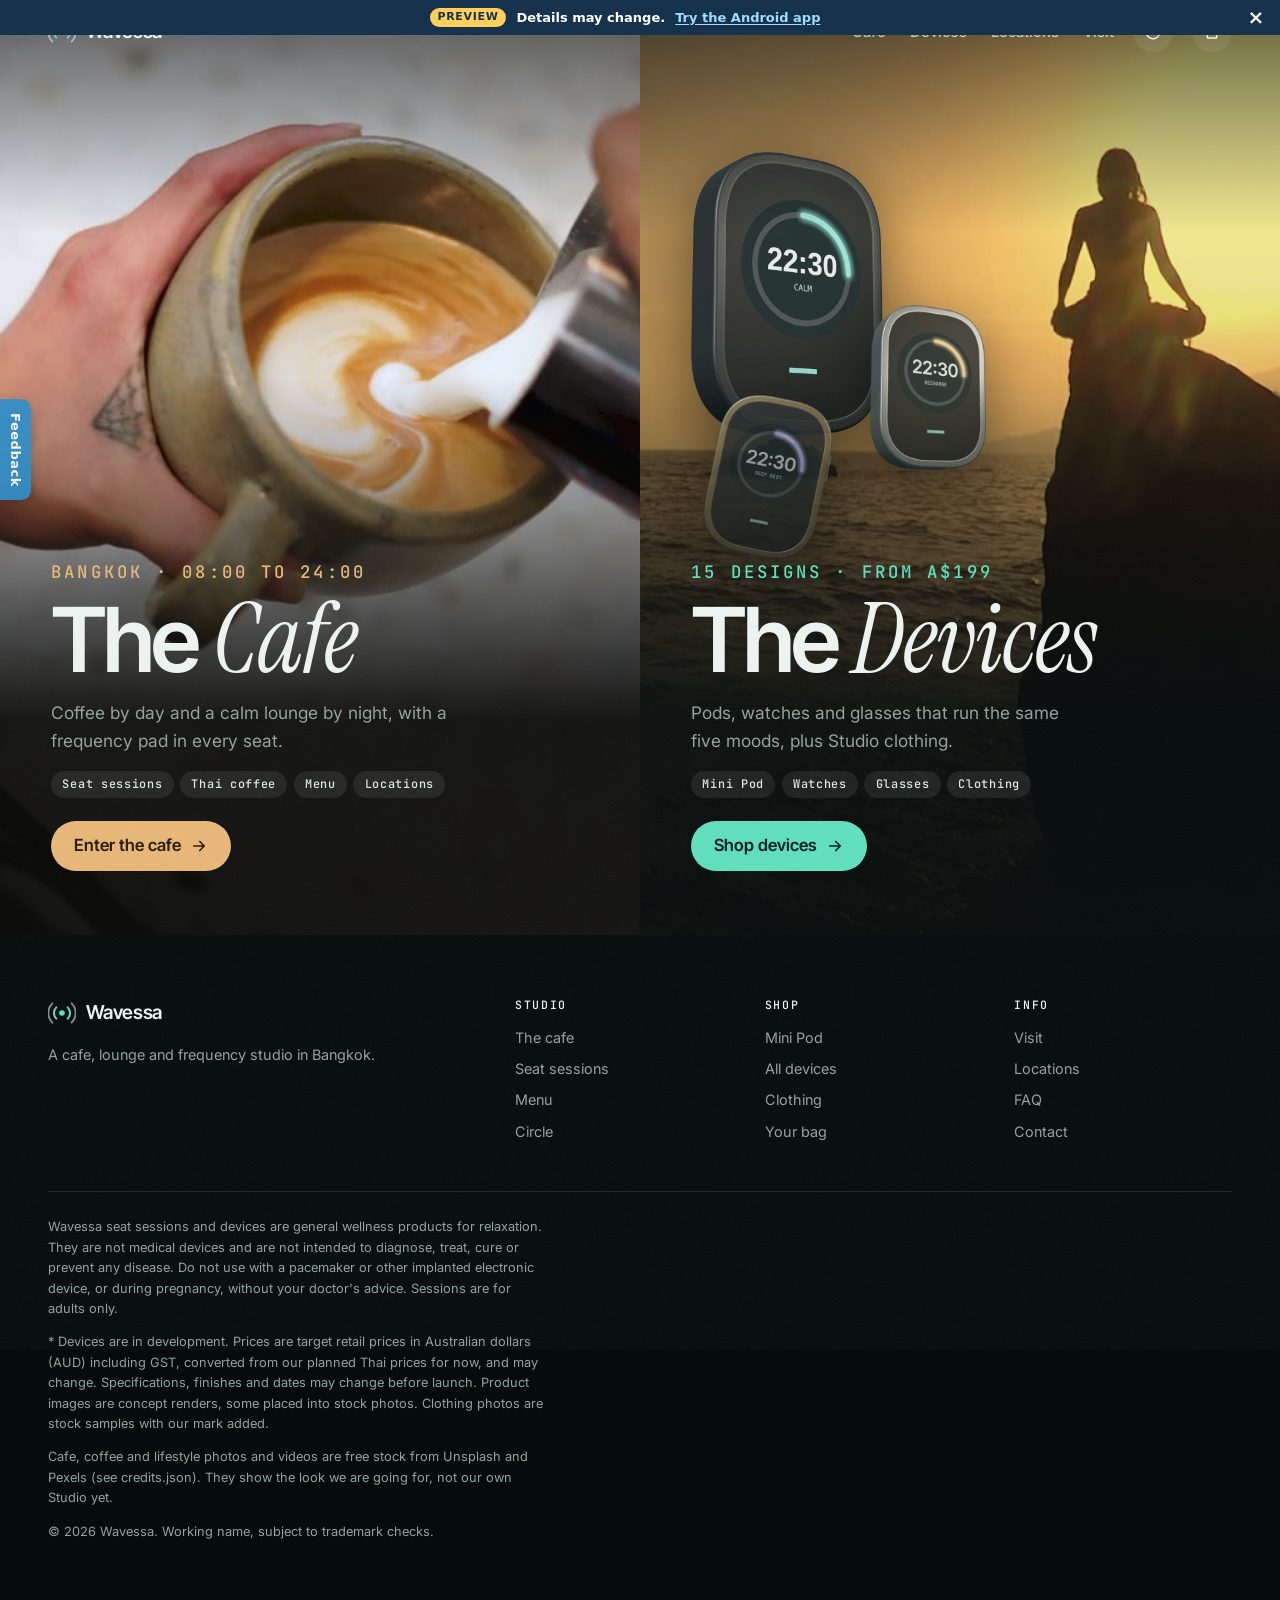
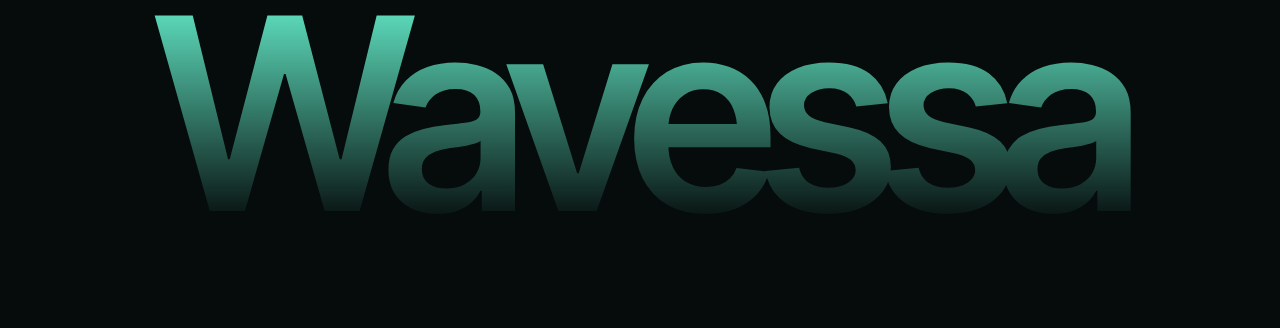
<file: classic.html>
<!doctype html><html lang="en"><head><meta charset="utf-8"><meta name="viewport" content="width=device-width,initial-scale=1,viewport-fit=cover"><title>Wavessa Studio Bangkok</title><meta name="description" content="A Bangkok frequency cafe and lounge, and the pods, watches and glasses that run the same five moods. Choose the cafe or the devices."><meta name="theme-color" content="#060c0c"><link rel="preconnect" href="https://fonts.googleapis.com"><link rel="preconnect" href="https://fonts.gstatic.com" crossorigin><link rel="stylesheet" href="https://fonts.googleapis.com/css2?family=Inter+Tight:wght@300;400;500;600;700&family=Inter:wght@400;500;600&family=JetBrains+Mono:wght@500&family=Instrument+Serif:ital@0;1&display=swap"><link rel="icon" href="favicon.svg" type="image/svg+xml"><link rel="canonical" href="https://zeus4127.github.io/wavessa/"><meta property="og:type" content="website"><meta property="og:site_name" content="Wavessa"><meta property="og:title" content="Wavessa Studio Bangkok"><meta property="og:description" content="A Bangkok frequency cafe and lounge, and the pods, watches and glasses that run the same five moods. Choose the cafe or the devices."><meta property="og:url" content="https://zeus4127.github.io/wavessa/"><meta property="og:image" content="https://zeus4127.github.io/wavessa/img/og.jpg"><meta property="og:image:width" content="1200"><meta property="og:image:height" content="630"><meta name="twitter:card" content="summary_large_image"><script type="application/ld+json">{"@context":"https://schema.org","@type":"Organization","name":"Wavessa","url":"https://zeus4127.github.io/wavessa/","logo":"https://zeus4127.github.io/wavessa/favicon.svg","description":"A frequency cafe and lounge in Bangkok, and the pods, watches and glasses that run the same five moods.","areaServed":["Bangkok","Australia"]}</script><link rel="stylesheet" href="site.css"></head><body data-title="Studio Bangkok" data-page="door"><header class="top" id="top"><div class="wrap"><a class="brand" href="index.html" aria-label="Home"><svg viewBox="0 0 32 32" fill="none" stroke="currentColor" stroke-width="2.2" stroke-linecap="round"><circle cx="16" cy="16" r="3.2" fill="#5fe0bf" stroke="none"/><path d="M9.5 9.5a9.2 9.2 0 0 0 0 13" stroke="#5fe0bf"/><path d="M22.5 9.5a9.2 9.2 0 0 1 0 13" stroke="#5fe0bf"/><path d="M5 5a15.5 15.5 0 0 0 0 22" opacity=".55"/><path d="M27 5a15.5 15.5 0 0 1 0 22" opacity=".55"/></svg><span data-brand>Wavessa</span><small>Studio · BKK</small></a><nav class="links" aria-label="Main"><a href="cafe.html">Cafe</a><a href="devices.html">Devices</a><a href="cafe.html#locations">Locations</a><a href="cafe.html#visit">Visit</a></nav><button class="icon-btn" id="themeBtn" aria-label="Switch light or dark"><svg viewBox="0 0 24 24" fill="none" stroke="currentColor" stroke-width="2"><path d="M21 12.8A9 9 0 1 1 11.2 3a7 7 0 0 0 9.8 9.8z"/></svg></button> <button class="icon-btn" id="bagBtn" aria-label="Open bag"><svg viewBox="0 0 24 24" fill="none" stroke="currentColor" stroke-width="2" stroke-linecap="round" stroke-linejoin="round"><path d="M5 8h14l-1 12H6L5 8z"/><path d="M9 8V6a3 3 0 0 1 6 0v2"/></svg><span class="count" id="bagCount">0</span></button> <button class="icon-btn menu-btn" id="menuBtn" aria-label="Open menu"><svg viewBox="0 0 24 24" fill="none" stroke="currentColor" stroke-width="2" stroke-linecap="round"><path d="M4 8h16M4 16h16"/></svg></button></div></header><div class="drawer" id="drawer" role="dialog" aria-label="Menu"><button class="icon-btn close" id="closeMenu" aria-label="Close menu"><svg viewBox="0 0 24 24" fill="none" stroke="currentColor" stroke-width="2" stroke-linecap="round"><path d="M6 6l12 12M18 6L6 18"/></svg></button> <a href="cafe.html">Cafe</a><a href="devices.html">Devices</a><a href="cafe.html#locations">Locations</a><a href="cafe.html#visit">Visit</a><a href="index.html">Home</a></div><main class="door"><a class="half cafe" href="cafe.html"><video class="bgv" autoplay muted loop playsinline preload="metadata" poster="video/latte-art-top.jpg?v=2" aria-hidden="true"><source src="video/latte-art-top.mp4?v=2" type="video/mp4"></video><p class="eyebrow">Bangkok · 08:00 to 24:00</p><h2>The <em class="sf">Cafe</em></h2><p>Coffee by day and a calm lounge by night, with a frequency pad in every seat.</p><div class="chips2"><span>Seat sessions</span><span>Thai coffee</span><span>Menu</span><span>Locations</span></div><span class="go">Enter the cafe <svg viewBox="0 0 24 24" fill="none" stroke="currentColor" stroke-width="2.2" stroke-linecap="round" stroke-linejoin="round"><path d="M5 12h14M13 6l6 6-6 6"/></svg></span></a><a class="half dev" href="devices.html"><video class="bgv" autoplay muted loop playsinline preload="metadata" poster="video/meditate-sea.jpg?v=2" aria-hidden="true"><source src="video/meditate-sea.mp4?v=2" type="video/mp4"></video><div class="floaters" aria-hidden="true"><img src="img/real/pod-graphite-34.webp" alt=""><img src="img/real/pod-silver-34.webp" alt=""><img src="img/real/pod-champ-flat.webp" alt=""></div><p class="eyebrow">15 designs · from A$199</p><h2>The <em class="sf">Devices</em></h2><p>Pods, watches and glasses that run the same five moods, plus Studio clothing.</p><div class="chips2"><span>Mini Pod</span><span>Watches</span><span>Glasses</span><span>Clothing</span></div><span class="go">Shop devices <svg viewBox="0 0 24 24" fill="none" stroke="currentColor" stroke-width="2.2" stroke-linecap="round" stroke-linejoin="round"><path d="M5 12h14M13 6l6 6-6 6"/></svg></span></a></main><footer><div class="wrap"><div class="cols"><div><a class="brand" href="index.html"><svg viewBox="0 0 32 32" fill="none" stroke="currentColor" stroke-width="2.2" stroke-linecap="round"><circle cx="16" cy="16" r="3.2" fill="#5fe0bf" stroke="none"/><path d="M9.5 9.5a9.2 9.2 0 0 0 0 13" stroke="#5fe0bf"/><path d="M22.5 9.5a9.2 9.2 0 0 1 0 13" stroke="#5fe0bf"/><path d="M5 5a15.5 15.5 0 0 0 0 22" opacity=".55"/><path d="M27 5a15.5 15.5 0 0 1 0 22" opacity=".55"/></svg><span data-brand>Wavessa</span></a><p>A cafe, lounge and frequency studio in Bangkok.</p></div><div><h4>Studio</h4><ul><li><a href="cafe.html#cafe">The cafe</a></li><li><a href="cafe.html#sessions">Seat sessions</a></li><li><a href="cafe.html#menu">Menu</a></li><li><a href="cafe.html#circle">Circle</a></li></ul></div><div><h4>Shop</h4><ul><li><a href="devices.html#devices">Mini Pod</a></li><li><a href="devices.html#shop">All devices</a></li><li><a href="devices.html#clothing">Clothing</a></li><li><a href="#" id="footBag">Your bag</a></li></ul></div><div><h4>Info</h4><ul><li><a href="cafe.html#visit">Visit</a></li><li><a href="cafe.html#locations">Locations</a></li><li><a href="cafe.html#faq">FAQ</a></li><li><a href="mailto:wavessaa@outlook.com">Contact</a></li></ul></div></div><div class="legal"><p><span data-brand>Wavessa</span> seat sessions and devices are general wellness products for relaxation. They are not medical devices and are not intended to diagnose, treat, cure or prevent any disease. Do not use with a pacemaker or other implanted electronic device, or during pregnancy, without your doctor's advice. Sessions are for adults only.</p><p>* Devices are in development. Prices are target retail prices in Australian dollars (AUD) including GST, converted from our planned Thai prices for now, and may change. Specifications, finishes and dates may change before launch. Product images are concept renders, some placed into stock photos. Clothing photos are stock samples with our mark added.</p><p>Cafe, coffee and lifestyle photos and videos are free stock from <a href="https://unsplash.com">Unsplash</a> and <a href="https://www.pexels.com">Pexels</a> (see credits.json). They show the look we are going for, not our own Studio yet.</p><p>© <span id="yr">2026</span> <span data-brand>Wavessa</span>. Working name, subject to trademark checks.</p></div><div class="bigmark" aria-hidden="true"><span data-brand>Wavessa</span></div></div></footer><div class="bag" id="bag" aria-hidden="true"><div class="shade" id="bagShade"></div><div class="panel" role="dialog" aria-label="Your bag"><div class="bh"><h3>Your bag</h3><button class="icon-btn" id="bagClose" aria-label="Close bag"><svg viewBox="0 0 24 24" fill="none" stroke="currentColor" stroke-width="2" stroke-linecap="round"><path d="M6 6l12 12M18 6L6 18"/></svg></button></div><div class="items" id="bagItems"></div><div class="bf"><div class="tot"><span>Total</span><span id="bagTotal">A$0</span></div><small class="muted">Nothing is charged now. Send the reservation and we will confirm the price and a collection time at the Studio.</small> <button class="btn" id="bagSend" style="width:100%">Send reservation</button></div></div></div><div class="toast" id="toast" role="status"></div><script src="site.js"></script><script src="preview.js" defer></script></body></html>
</file>
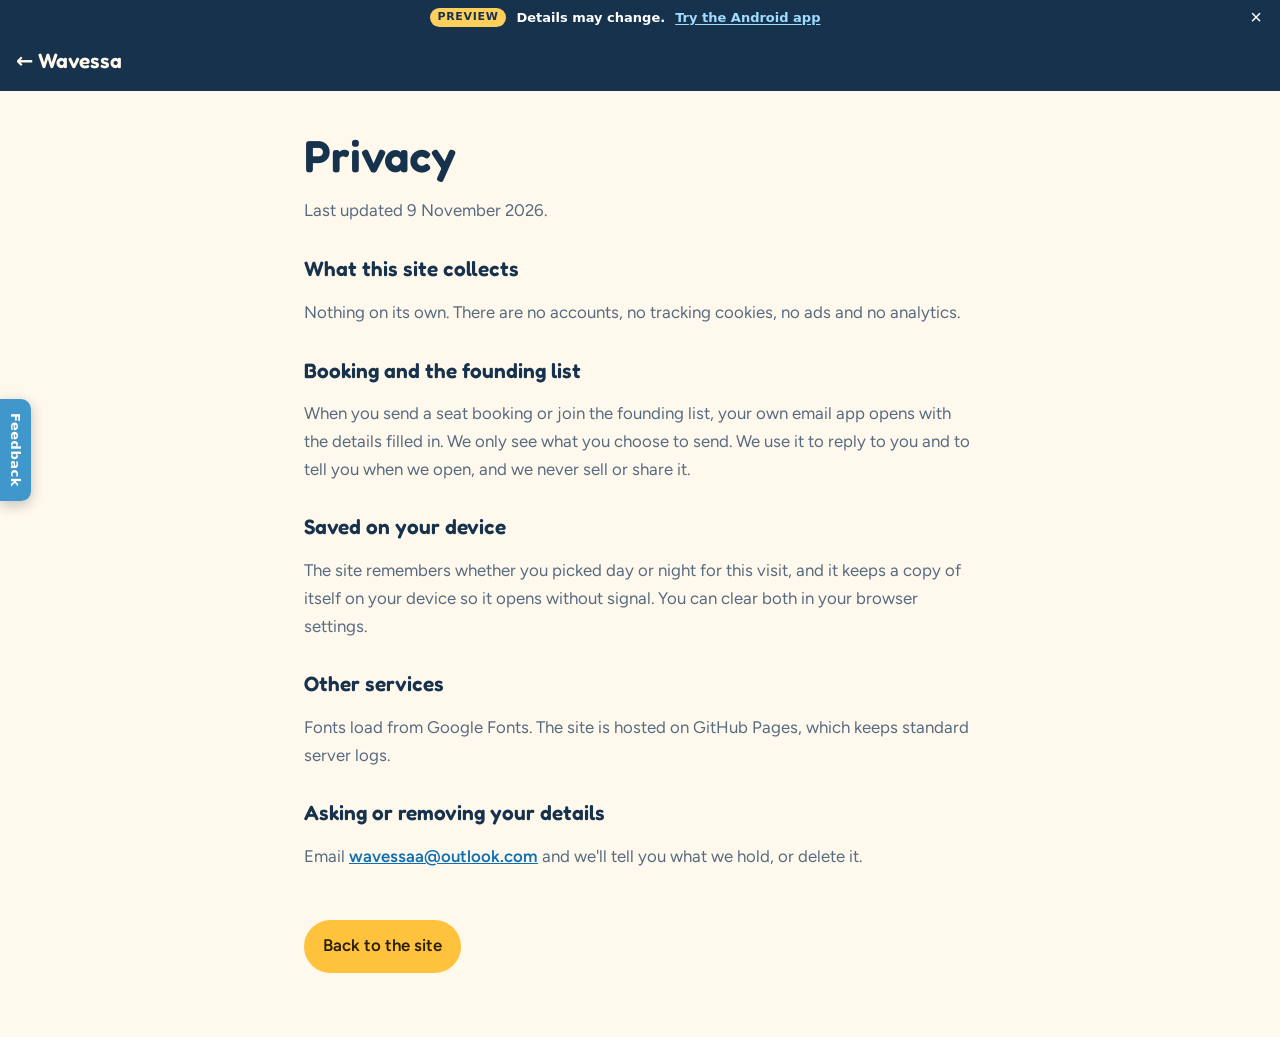
<file: v2/privacy.html>
<!doctype html><html lang="en-AU"><head><meta charset="utf-8"><meta name="viewport" content="width=device-width,initial-scale=1"><title>Privacy · Wavessa</title><link rel="icon" href="icons/icon-192.png"><link rel="preconnect" href="https://fonts.googleapis.com"><link rel="preconnect" href="https://fonts.gstatic.com" crossorigin><link rel="stylesheet" href="https://fonts.googleapis.com/css2?family=Fredoka:wght@600&family=Figtree:wght@400;600;700&display=swap"><style>:root{--bg:#fff8ec;--ink:#17324d;--muted:#566b80;--sun:#ffc23d}*{box-sizing:border-box}body{margin:0;background:var(--bg);color:var(--ink);font:400 1.05rem/1.65 Figtree,system-ui,sans-serif}header{background:#17324d;color:#fff8ec;padding:.9rem 16px}header a{color:#fff8ec;text-decoration:none;font:600 1.3rem/1 Fredoka,system-ui,sans-serif}main{max-width:44rem;margin:0 auto;padding:2.5rem 16px 4rem}h1{font:600 clamp(2rem, 6vw, 2.8rem)/1.1 Fredoka,system-ui,sans-serif;margin:0 0 .4rem}h2{font:600 1.3rem/1.2 Fredoka,system-ui,sans-serif;margin:2rem 0 .4rem}li,p{color:var(--muted)}a{color:#0f6fb0;font-weight:600}.back{display:inline-block;margin-top:2rem;background:var(--sun);color:#2a1d00;padding:.8rem 1.2rem;border-radius:999px;text-decoration:none}</style></head><body><header><a href="index.html">← Wavessa</a></header><main><h1>Privacy</h1><p>Last updated 9 November 2026.</p><h2>What this site collects</h2><p>Nothing on its own. There are no accounts, no tracking cookies, no ads and no analytics.</p><h2>Booking and the founding list</h2><p>When you send a seat booking or join the founding list, your own email app opens with the details filled in. We only see what you choose to send. We use it to reply to you and to tell you when we open, and we never sell or share it.</p><h2>Saved on your device</h2><p>The site remembers whether you picked day or night for this visit, and it keeps a copy of itself on your device so it opens without signal. You can clear both in your browser settings.</p><h2>Other services</h2><p>Fonts load from Google Fonts. The site is hosted on GitHub Pages, which keeps standard server logs.</p><h2>Asking or removing your details</h2><p>Email <a id="mail" href="mailto:wavessaa@outlook.com">wavessaa@outlook.com</a> and we'll tell you what we hold, or delete it.</p><a class="back" href="index.html">Back to the site</a></main><script src="../preview.js" defer></script></body></html>
</file>
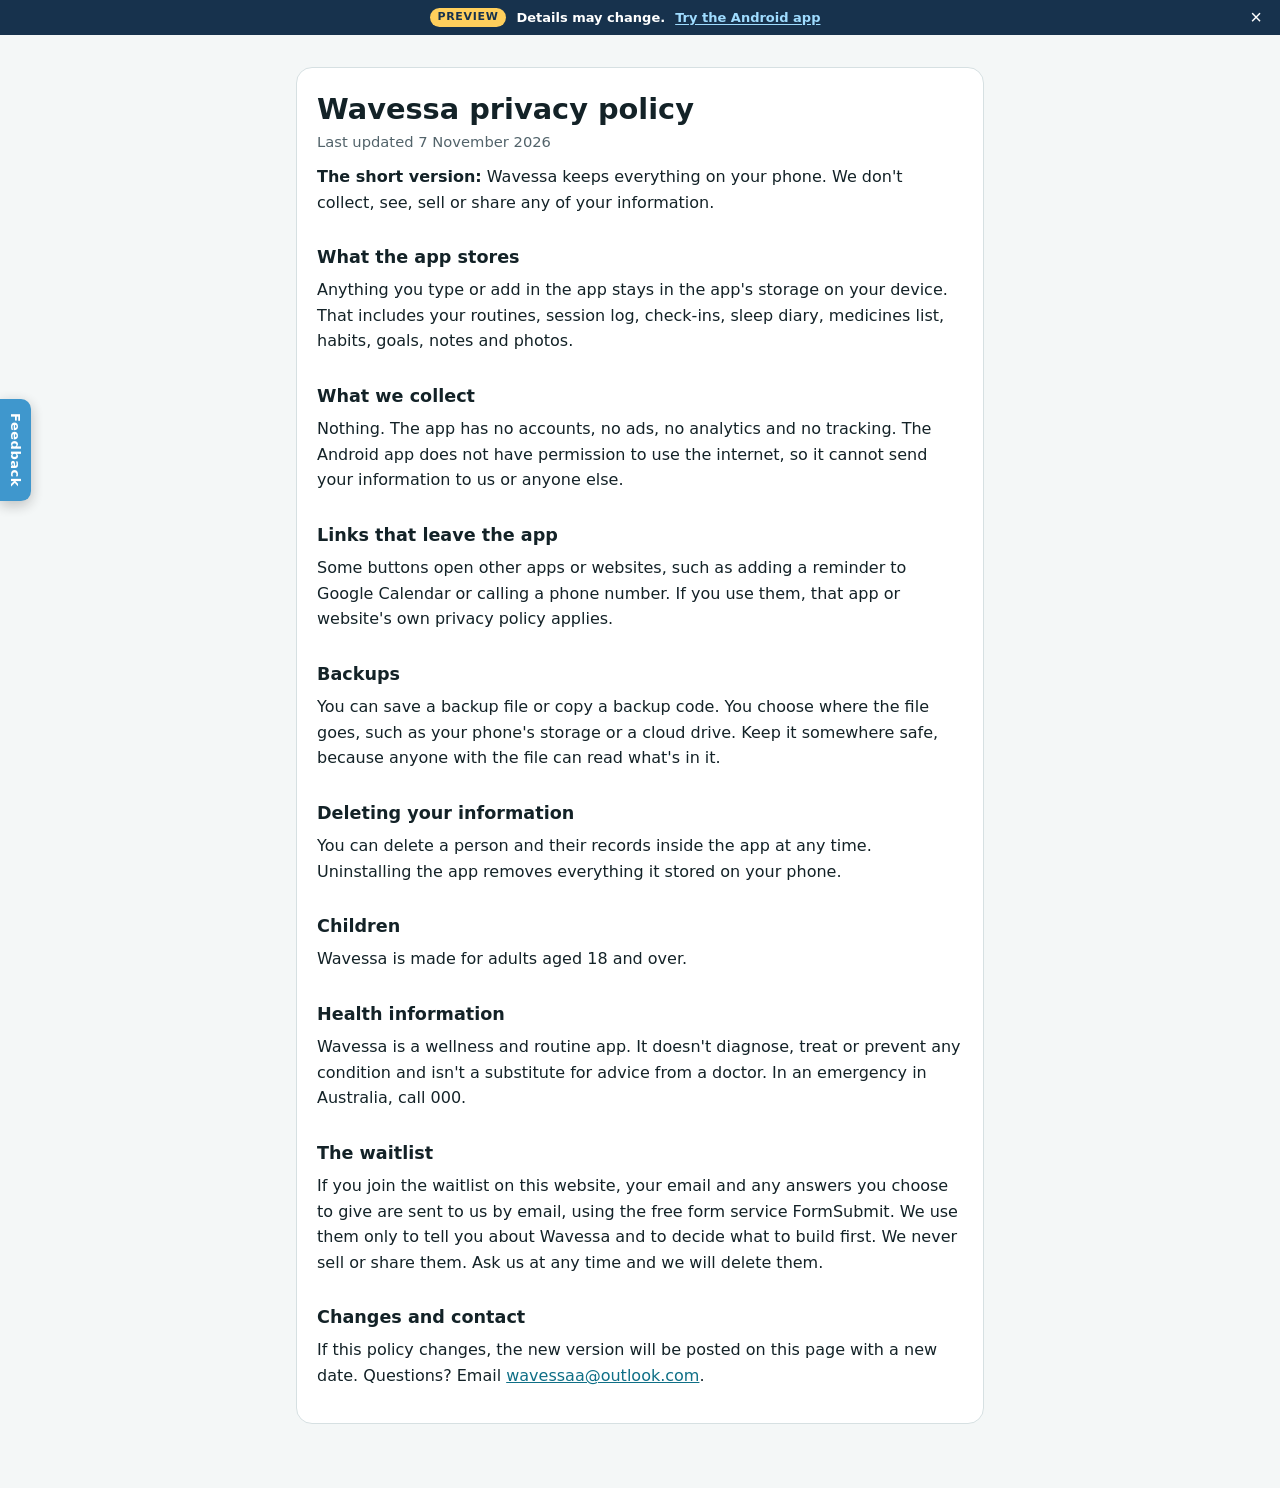
<file: waitlist/privacy.html>
<!doctype html>
<html lang="en-AU">
<head>
<meta charset="utf-8">
<meta name="viewport" content="width=device-width,initial-scale=1">
<title>Wavessa Privacy</title>
<meta name="description" content="Privacy policy for the Wavessa app.">
<style>
:root{--bg:#f4f7f7;--surface:#fff;--ink:#132227;--muted:#52636a;--line:#d6e0e2;--accent:#0f6f86}


*{box-sizing:border-box}
body{margin:0;background:var(--bg);color:var(--ink);font:16px/1.6 system-ui,-apple-system,"Segoe UI",Roboto,sans-serif}
main{max-width:720px;margin:0 auto;padding:32px 16px 64px}
.card{background:var(--surface);border:1px solid var(--line);border-radius:16px;padding:24px 20px}
h1{font-size:1.8rem;line-height:1.2;margin:0 0 4px}
h2{font-size:1.1rem;margin:28px 0 6px}
p,li{margin:0 0 10px}
.muted{color:var(--muted);font-size:.92rem}
a{color:var(--accent)}
ul{padding-left:1.2em}
</style>
</head>
<body>
<main><div class="card">
<h1>Wavessa privacy policy</h1>
<p class="muted">Last updated 7 November 2026</p>

<p><strong>The short version:</strong> Wavessa keeps everything on your phone. We don't collect, see, sell or share any of your information.</p>

<h2>What the app stores</h2>
<p>Anything you type or add in the app stays in the app's storage on your device. That includes your routines, session log, check-ins, sleep diary, medicines list, habits, goals, notes and photos.</p>

<h2>What we collect</h2>
<p>Nothing. The app has no accounts, no ads, no analytics and no tracking. The Android app does not have permission to use the internet, so it cannot send your information to us or anyone else.</p>

<h2>Links that leave the app</h2>
<p>Some buttons open other apps or websites, such as adding a reminder to Google Calendar or calling a phone number. If you use them, that app or website's own privacy policy applies.</p>

<h2>Backups</h2>
<p>You can save a backup file or copy a backup code. You choose where the file goes, such as your phone's storage or a cloud drive. Keep it somewhere safe, because anyone with the file can read what's in it.</p>

<h2>Deleting your information</h2>
<p>You can delete a person and their records inside the app at any time. Uninstalling the app removes everything it stored on your phone.</p>

<h2>Children</h2>
<p>Wavessa is made for adults aged 18 and over.</p>

<h2>Health information</h2>
<p>Wavessa is a wellness and routine app. It doesn't diagnose, treat or prevent any condition and isn't a substitute for advice from a doctor. In an emergency in Australia, call 000.</p>

<h2>The waitlist</h2> <p>If you join the waitlist on this website, your email and any answers you choose to give are sent to us by email, using the free form service FormSubmit. We use them only to tell you about Wavessa and to decide what to build first. We never sell or share them. Ask us at any time and we will delete them.</p> <h2>Changes and contact</h2>
<p>If this policy changes, the new version will be posted on this page with a new date. Questions? Email <a href="mailto:wavessaa@outlook.com">wavessaa@outlook.com</a>.</p>
</div></main>
<script src="../preview.js" defer></script></body>
</html>
</file>
<file: site.css>
:root{--bg:#f5f3ee;--bg2:#ebe8e0;--card:#fff;--ink:#0b1413;--muted:#5d645f;--line:#dcd8cf;--accent:#0f8f74;--accent-2:#0b6e5a;--on-accent:#fff;--gold:#9a7a3c;--latte:#b9875a;--tile:#ebe9e3;--glow:#0f8f7429;--night:#060c0c;--night-2:#0c1716;--night-ink:#eef4f1;--night-muted:#93a39d;--mint:#5fe0bf;--amber:#e8b878;--f-d:"Inter Tight","Segoe UI",system-ui,sans-serif;--f-b:"Inter","Segoe UI",system-ui,sans-serif;--f-m:"JetBrains Mono",ui-monospace,Menlo,monospace;--wrap:76rem;--r:22px;color-scheme:light}@media (prefers-color-scheme:dark){:root:not([data-theme=light]){--bg:#070d0d;--bg2:#0d1615;--card:#111c1b;--ink:#eaf2ee;--muted:#98a8a2;--line:#21302e;--tile:#16211f;--accent:#5fe0bf;--accent-2:#3fc9a6;--on-accent:#04201a;--gold:#d8bd84;--latte:#d9a978;--glow:#5fe0bf24;color-scheme:dark}}:root[data-theme=dark]{--bg:#070d0d;--bg2:#0d1615;--card:#111c1b;--ink:#eaf2ee;--muted:#98a8a2;--line:#21302e;--tile:#16211f;--accent:#5fe0bf;--accent-2:#3fc9a6;--on-accent:#04201a;--gold:#d8bd84;--latte:#d9a978;--glow:#5fe0bf24;color-scheme:dark}*{box-sizing:border-box}html{scroll-behavior:smooth;-webkit-text-size-adjust:100%}@media (prefers-reduced-motion:reduce){html{scroll-behavior:auto}*{transition-duration:.01ms!important;animation-duration:.01ms!important}}body{background:var(--bg);color:var(--ink);font:400 1.0625rem/1.6 var(--f-b);margin:0;overflow-x:hidden}img{max-width:100%;display:block}a{color:inherit}button,input,select,textarea{font:inherit;color:inherit}:focus-visible{outline:2px solid var(--mint);outline-offset:3px;border-radius:6px}h1,h2,h3,h4{font-family:var(--f-d);letter-spacing:-.025em;text-wrap:balance;margin:0}h2{font-size:clamp(2.2rem,5.4vw,4.2rem);font-weight:600;line-height:1}h3{font-size:1.3rem;font-weight:600;line-height:1.2}p{max-width:62ch;margin:0}.wrap{max-width:var(--wrap);padding-left:max(16px,env(safe-area-inset-left,0px));padding-right:max(16px,env(safe-area-inset-right,0px));margin:0 auto}.eyebrow{font:500 .74rem/1 var(--f-m);letter-spacing:.18em;text-transform:uppercase;color:var(--accent)}.muted{color:var(--muted)}section{padding-block:clamp(4rem,10vw,8rem);position:relative}.head{gap:1rem;margin-bottom:clamp(2rem,5vw,3.5rem);display:grid}.head p{color:var(--muted);font-size:1.15rem}.btn{font:600 1rem/1 var(--f-d);background:var(--accent);color:var(--on-accent);cursor:pointer;white-space:nowrap;border:0;border-radius:999px;justify-content:center;align-items:center;gap:.55rem;padding:1rem 1.5rem;text-decoration:none;transition:transform .2s,filter .2s,box-shadow .2s;display:inline-flex}.btn:hover{filter:brightness(1.08);transform:translateY(-1px)}.btn.ghost{color:inherit;background:0 0;box-shadow:inset 0 0 0 1.5px}.btn.mint{background:var(--mint);color:#04201a;box-shadow:0 0 40px #5fe0bf59}.btn.sm{padding:.7rem 1rem;font-size:.9rem}.btn svg{width:18px;height:18px}.reveal{transition:opacity .9s cubic-bezier(.2,.7,.2,1),transform .9s cubic-bezier(.2,.7,.2,1)}.reveal.pre{opacity:0;transform:translateY(28px)}.night{background:var(--night);color:var(--night-ink);--muted:var(--night-muted);--accent:var(--mint);--line:#1c2a28;--card:#0e1918;--tile:#101c1b;--bg2:#0c1716}header.top{z-index:50;padding-top:env(safe-area-inset-top,0px);color:#eef4f1;transition:background .3s,backdrop-filter .3s,box-shadow .3s;position:fixed;inset:0 0 auto}header.top.solid{-webkit-backdrop-filter:saturate(1.4)blur(18px);background:#060c0cbd;box-shadow:0 1px #ffffff0f}header.top .wrap{align-items:center;gap:1.2rem;height:64px;display:flex}.brand{font:600 1.2rem/1 var(--f-d);letter-spacing:-.02em;white-space:nowrap;align-items:center;gap:.6rem;text-decoration:none;display:flex}.brand svg{flex:none;width:28px;height:28px}.brand small{font:500 .62rem/1 var(--f-m);letter-spacing:.16em;text-transform:uppercase;opacity:.6;margin-left:.1rem}nav.links{font:500 .92rem/1 var(--f-b);gap:1.5rem;margin-left:auto;display:flex}nav.links a{opacity:.72;text-decoration:none;transition:opacity .2s}nav.links a:hover{opacity:1}.icon-btn{cursor:pointer;width:40px;height:40px;color:inherit;background:#ffffff14;border:0;border-radius:50%;flex:none;place-items:center;display:grid;position:relative}.icon-btn svg{width:18px;height:18px}.icon-btn .count{background:var(--mint);color:#04201a;min-width:19px;height:19px;font:700 .68rem/19px var(--f-b);text-align:center;border-radius:99px;padding:0 5px;display:none;position:absolute;top:-3px;right:-3px}.icon-btn .count.on{display:block}.menu-btn{display:none}@media (width<=980px){nav.links{display:none}.menu-btn{display:grid}header.top .wrap{gap:.5rem}.brand{margin-right:auto}}@media (width<=380px){.brand small{display:none}}.drawer{z-index:60;backdrop-filter:blur(10px);color:#eef4f1;background:#060c0cf7;flex-direction:column;gap:6px;padding:90px 24px 24px;display:none;position:fixed;inset:0;overflow:auto}.drawer.open{display:flex}.drawer a{font:600 2rem/1.3 var(--f-d);border-bottom:1px solid #1c2a28;padding:.3rem 0;text-decoration:none}.drawer .close{top:calc(12px + env(safe-area-inset-top,0px));position:absolute;right:16px}.hero{isolation:isolate;align-items:center;min-height:min(100svh,980px);padding:110px 0 60px;display:grid;overflow:hidden}.hero:before{content:"";z-index:-2;background:radial-gradient(55% 55% at 72% 50%,#5fe0bf33,transparent 70%), radial-gradient(45% 45% at 18% 85%,#e8b87824,transparent 70%),var(--night);position:absolute;inset:0}.hero:after{content:"";z-index:-1;opacity:.35;background-image:linear-gradient(#ffffff0a 1px,#0000 1px),linear-gradient(90deg,#ffffff0a 1px,#0000 1px);background-size:64px 64px;position:absolute;inset:0;mask-image:radial-gradient(70% 70% at 60% 45%,#000,#0000)}.hero-grid{grid-template-columns:1.05fr 1fr;align-items:center;gap:2rem;display:grid}.hero h1{letter-spacing:-.045em;font-size:clamp(2.9rem,6.2vw,5.6rem);font-weight:600;line-height:.93}.hero h1 .grad{background:linear-gradient(100deg,#fff 5%,var(--mint) 50%,#b9f3e3 90%);color:#0000;-webkit-background-clip:text;background-clip:text}.hero h1 .warm{background:linear-gradient(100deg,#fff 5%,var(--amber) 60%);color:#0000;-webkit-background-clip:text;background-clip:text}.hero .lead{color:var(--night-muted);max-width:36ch;margin:1.6rem 0 2.2rem;font-size:clamp(1.1rem,1.6vw,1.28rem)}.hero .ctas{flex-wrap:wrap;gap:.8rem;display:flex}.pill{font:500 .82rem/1.2 var(--f-b);background:#ffffff0f;border-radius:999px;align-items:center;gap:.5rem;margin-bottom:1.6rem;padding:.42rem .8rem .42rem .45rem;display:inline-flex;box-shadow:inset 0 0 0 1px #ffffff1a}.pill b{background:var(--mint);color:#04201a;font:600 .7rem/1 var(--f-m);letter-spacing:.06em;border-radius:999px;flex:none;padding:.28rem .55rem}.scene-hero{aspect-ratio:1/.92;justify-self:center;width:100%;max-width:620px;position:relative}.scene-hero svg{width:100%;height:100%;overflow:visible}.ripple-ring{transform-origin:310px 372px;transform-box:view-box;animation:5.4s cubic-bezier(.2,.6,.3,1) infinite hring}@keyframes hring{0%{opacity:0;transform:scale(.35)}12%{opacity:.85}to{opacity:0;transform:scale(1.55)}}.steam{animation:4s ease-in-out infinite steam}@keyframes steam{0%{opacity:0;transform:translateY(8px)}40%{opacity:.6}to{opacity:0;transform:translateY(-22px)}}.daynight{background:#ffffff12;border-radius:999px;gap:4px;padding:4px;display:flex;position:absolute;top:4%;right:2%;box-shadow:inset 0 0 0 1px #ffffff1a}.daynight button{color:var(--night-muted);font:600 .78rem/1 var(--f-m);letter-spacing:.08em;cursor:pointer;background:0 0;border:0;border-radius:999px;padding:.5rem .8rem}.daynight button[aria-pressed=true]{background:var(--night-ink);color:#04201a}.hours-strip{background:#ffffff14;border-radius:18px;grid-template-columns:repeat(4,1fr);gap:1px;margin-top:clamp(2.5rem,6vw,4.5rem);display:grid;overflow:hidden}.hours-strip div{background:var(--night);padding:1.1rem 1.2rem}.hours-strip b{font:600 clamp(1.3rem,2.4vw,1.85rem)/1.1 var(--f-d);letter-spacing:-.02em;display:block}.hours-strip div>span{color:var(--night-muted);font-size:.85rem}@media (width<=900px){.hero-grid{grid-template-columns:1fr}.scene-hero{order:-1;max-width:440px;margin-top:-8px}.hero{padding-top:80px}.hours-strip{grid-template-columns:repeat(2,1fr)}}.marquee{background:var(--night);color:var(--night-muted);border-block:1px solid #16231f;padding:1.1rem 0;overflow:hidden}.marquee .track{width:max-content;font:500 .8rem/1 var(--f-m);letter-spacing:.16em;text-transform:uppercase;gap:3rem;animation:40s linear infinite mq;display:flex}.marquee .track span:before{content:"◆";color:var(--mint);vertical-align:2px;margin-right:3rem;font-size:.6rem}@keyframes mq{to{transform:translate(-50%)}}#stmt{font:500 clamp(1.7rem,4.2vw,3.3rem)/1.18 var(--f-d);letter-spacing:-.03em;max-width:24ch}#stmt span{color:var(--muted);transition:color .4s}#stmt span.lit{color:var(--ink)}.steps{counter-reset:s;grid-template-columns:repeat(4,1fr);gap:1rem;margin-top:clamp(2.5rem,6vw,4rem);display:grid}.steps div{background:var(--card);border:1px solid var(--line);border-radius:var(--r);align-content:start;gap:.7rem;padding:1.5rem;display:grid;position:relative;overflow:hidden}.steps div:before{counter-increment:s;content:"0" counter(s);font:500 .74rem/1 var(--f-m);letter-spacing:.14em;color:var(--accent)}.steps .ic{background:var(--bg2);width:46px;height:46px;color:var(--accent);border-radius:14px;place-items:center;display:grid}.steps .ic svg{width:24px;height:24px}.steps p{color:var(--muted);font-size:.96rem}@media (width<=980px){.steps{grid-template-columns:repeat(2,1fr)}}@media (width<=540px){.steps{grid-template-columns:1fr}}.sess{grid-template-columns:1fr 1.05fr;align-items:center;gap:clamp(2rem,6vw,5rem);display:grid}.moods{gap:.5rem;margin-top:1.8rem;display:grid}.mood{text-align:left;border:1px solid var(--line);cursor:pointer;background:0 0;border-radius:16px;grid-template-columns:14px 1fr auto;align-items:center;gap:1rem;width:100%;padding:1rem 1.1rem;transition:all .3s;display:grid}.mood i{background:var(--c);width:14px;height:14px;box-shadow:0 0 0 4px color-mix(in srgb,var(--c) 22%,transparent);border-radius:50%}.mood b{font:600 1.08rem/1.2 var(--f-d);display:block}.mood span{color:var(--muted);font-size:.88rem}.mood em{font:500 .72rem/1 var(--f-m);color:var(--muted);letter-spacing:.08em;font-style:normal}@media (width<=520px){.mood{grid-template-columns:14px 1fr}.mood em{display:none}}.mood[aria-pressed=true]{border-color:var(--c);background:color-mix(in srgb,var(--c) 10%,transparent)}.seat{aspect-ratio:1;background:radial-gradient(60% 60% at 50% 55%,color-mix(in srgb,var(--mc,#5fe0bf) 26%,transparent),transparent 72%),var(--night-2);border-radius:36px;place-items:center;display:grid;position:relative;overflow:hidden;box-shadow:inset 0 0 0 1px #1c2a28}.seat .dial{aspect-ratio:1;width:min(300px,64%);position:relative}.seat .dial svg{width:100%;height:100%;transform:rotate(-90deg)}.seat .dial .t{text-align:center;place-content:center;gap:.3rem;display:grid;position:absolute;inset:0}.seat .dial .t b{font:600 clamp(2.4rem,6vw,3.6rem)/1 var(--f-d);letter-spacing:-.03em}.seat .dial .t span{font:500 .7rem/1.4 var(--f-m);letter-spacing:.16em;color:var(--night-muted);text-transform:uppercase}.seat .wave{pointer-events:none;position:absolute;inset:0}.seat .opts{flex-wrap:wrap;justify-content:center;gap:6px;padding:0 12px;display:flex;position:absolute;bottom:18px;left:0;right:0}.seat .opts button{color:var(--night-ink);font:600 .85rem/1 var(--f-d);cursor:pointer;background:#ffffff12;border:0;border-radius:999px;padding:.6rem .95rem}.seat .opts button[aria-pressed=true]{background:var(--night-ink);color:#04201a}.seat .price{font:500 .74rem/1.3 var(--f-m);letter-spacing:.1em;text-transform:uppercase;color:var(--night-muted);justify-content:space-between;gap:.6rem;display:flex;position:absolute;top:18px;left:18px;right:18px}.seat .price b{color:var(--mint);font:600 1.15rem/1 var(--f-d);letter-spacing:-.01em;text-transform:none;margin-top:.3rem;display:block}.sess-notes{background:var(--line);border-radius:18px;grid-template-columns:repeat(3,1fr);gap:1px;margin-top:2rem;display:grid;overflow:hidden}.sess-notes div{background:var(--night);padding:1.1rem}.sess-notes b{font:600 1.05rem/1.25 var(--f-d);display:block}.sess-notes span{color:var(--night-muted);font-size:.86rem}@media (width<=860px){.sess,.sess-notes{grid-template-columns:1fr}}.tabs{background:var(--bg2);border-radius:999px;gap:4px;max-width:100%;margin-bottom:2rem;padding:5px;display:inline-flex;overflow-x:auto}.tabs button{cursor:pointer;font:600 .95rem/1 var(--f-d);white-space:nowrap;color:var(--muted);background:0 0;border:0;border-radius:999px;padding:.75rem 1.2rem;transition:all .25s}.tabs button[aria-selected=true]{background:var(--card);color:var(--ink);box-shadow:0 2px 10px #00000014}.menu-grid{grid-template-columns:repeat(3,1fr);gap:1rem;display:grid}.menu-col{background:var(--card);border:1px solid var(--line);border-radius:var(--r);padding:1.5rem}.menu-col h3{border-bottom:1px solid var(--line);justify-content:space-between;align-items:baseline;gap:1rem;margin-bottom:1rem;padding-bottom:.9rem;display:flex}.menu-col h3 small{font:500 .7rem/1 var(--f-m);letter-spacing:.12em;text-transform:uppercase;color:var(--muted)}.menu-col ul{gap:1rem;margin:0;padding:0;list-style:none;display:grid}.menu-col li{grid-template-columns:1fr auto;gap:.15rem 1rem;display:grid}.menu-col li b{font:600 1rem/1.3 var(--f-d)}.menu-col li span{color:var(--muted);grid-column:1;font-size:.86rem;line-height:1.45}.menu-col li em{font:600 .95rem/1.3 var(--f-d);color:var(--latte);grid-area:1/2;font-style:normal}.menu-col li .dot{vertical-align:1px;border-radius:50%;width:8px;height:8px;margin-right:.45rem;display:inline-block}.menu-foot{color:var(--muted);margin-top:1.4rem;font-size:.9rem}@media (width<=980px){.menu-grid{grid-template-columns:1fr 1fr}}@media (width<=640px){.menu-grid{grid-template-columns:1fr}}.home{grid-template-columns:1.15fr 1fr;align-items:center;gap:clamp(1.5rem,4vw,4rem);display:grid}.viewer{aspect-ratio:1;background:radial-gradient(70% 70% at 50% 40%,var(--glow),transparent 70%),var(--bg2);touch-action:pan-y;cursor:grab;border-radius:32px;position:relative;overflow:hidden}.viewer canvas{display:block;width:100%!important;height:100%!important}.viewer .fallback{mix-blend-mode:multiply;display:none;position:absolute;inset:12%}.viewer.no3d .fallback{display:block}.viewer .badge{font:500 .72rem/1 var(--f-m);letter-spacing:.12em;text-transform:uppercase;background:var(--card);box-shadow:0 1px 0 var(--line);border-radius:999px;padding:.5rem .7rem;position:absolute;top:18px;left:18px}.tiers{gap:.5rem;margin-top:1.6rem;display:grid}.tier{text-align:left;border:1px solid var(--line);background:var(--card);cursor:pointer;border-radius:16px;grid-template-columns:1fr auto;gap:.2rem 1rem;width:100%;padding:1rem 1.1rem;transition:all .25s;display:grid}.tier b{font:600 1.05rem/1.25 var(--f-d)}.tier em{font:600 1.05rem/1.25 var(--f-d);font-style:normal}.tier span{color:var(--muted);grid-column:1/-1;font-size:.86rem}.tier .only{font:600 .6rem/1 var(--f-m);letter-spacing:.1em;text-transform:uppercase;background:var(--amber);color:#2a1a06;vertical-align:2px;border-radius:99px;margin-left:.4rem;padding:.3rem .45rem;display:inline-block}.tier[aria-pressed=true]{border-color:var(--accent);box-shadow:0 0 0 1px var(--accent);background:var(--glow)}.opt-group{gap:.8rem;margin-top:1.4rem;display:grid}.opt-group>span{font:500 .74rem/1 var(--f-m);letter-spacing:.14em;text-transform:uppercase;color:var(--muted)}.swatches{flex-wrap:wrap;gap:.7rem;display:flex}.sw{cursor:pointer;width:42px;height:42px;box-shadow:inset 0 -6px 12px #00000040,inset 0 4px 8px #ffffff59,0 0 0 2px var(--bg),0 0 0 3px transparent;border:0;border-radius:50%;transition:box-shadow .2s,transform .2s}.sw[aria-pressed=true]{box-shadow:inset 0 -6px 12px #00000040,inset 0 4px 8px #ffffff59,0 0 0 3px var(--bg),0 0 0 5px var(--accent)}.price-row{border-top:1px solid var(--line);flex-wrap:wrap;justify-content:space-between;align-items:center;gap:1rem;margin-top:1.8rem;padding-top:1.4rem;display:flex}.price{font:600 2.3rem/1 var(--f-d);letter-spacing:-.03em}.price small{font:400 .85rem/1.4 var(--f-b);color:var(--muted);letter-spacing:0;margin-top:.3rem;display:block}@media (width<=860px){.home{grid-template-columns:1fr}}.shop-bar{flex-wrap:wrap;justify-content:space-between;align-items:center;gap:1rem;margin-bottom:1.4rem;display:flex}.shop-bar p{color:var(--muted);font-size:.95rem}.grid{grid-template-columns:repeat(5,1fr);gap:1rem;display:grid}@media (width<=1100px){.grid{grid-template-columns:repeat(3,1fr)}}@media (width<=640px){.grid{grid-template-columns:repeat(2,1fr);gap:.6rem}.prod h3{font-size:1rem}.prod .dim{font-size:.74rem}}.prod{background:var(--card);border-radius:var(--r);border:1px solid var(--line);text-align:left;flex-direction:column;gap:.45rem;min-width:0;padding:10px 10px 14px;transition:transform .35s cubic-bezier(.2,.7,.2,1),box-shadow .35s;display:flex;position:relative}.prod:hover{transform:translateY(-4px);box-shadow:0 24px 50px -24px #00000059}.prod .ph{background:var(--tile);aspect-ratio:1/1.04;cursor:pointer;border:0;border-radius:14px;width:100%;margin-bottom:.35rem;padding:0;position:relative;overflow:hidden}.prod .ph img{object-fit:cover;mix-blend-mode:multiply;width:100%;height:100%;transition:transform .6s cubic-bezier(.2,.7,.2,1)}:root[data-theme=dark] .prod .ph img{mix-blend-mode:normal}@media (prefers-color-scheme:dark){:root:not([data-theme=light]) .prod .ph img{mix-blend-mode:normal}}.prod:hover .ph img{transform:scale(1.05)}.prod .ph svg{width:100%;height:100%}.prod .tag{font:500 .66rem/1 var(--f-m);letter-spacing:.12em;text-transform:uppercase;color:var(--accent);padding-inline:4px}.prod h3{padding-inline:4px;font-size:1.12rem}.prod .dim{color:var(--muted);padding-inline:4px;font-size:.84rem;line-height:1.4}.prod .foot{justify-content:space-between;align-items:center;gap:.4rem;margin-top:auto;padding:.5rem 4px 0;display:flex}.prod .foot b{font:600 1.08rem/1 var(--f-d);white-space:nowrap}.add{background:var(--ink);width:38px;height:38px;color:var(--bg);cursor:pointer;border:0;border-radius:50%;flex:none;place-items:center;transition:transform .2s;display:grid}.add:hover{transform:scale(1.08)}.add svg{width:18px;height:18px}.add.done{background:var(--accent);color:var(--on-accent)}.status{font:600 .6rem/1 var(--f-m);letter-spacing:.1em;text-transform:uppercase;color:#0b1413;pointer-events:none;background:#ffffffe0;border-radius:999px;padding:.4rem .5rem;position:absolute;top:18px;left:18px}.status.live{color:var(--mint);background:#0b1413}.wear{grid-template-columns:repeat(3,1fr);gap:1rem;display:grid}.wear .prod .ph{aspect-ratio:1}.chips{flex-wrap:wrap;gap:.35rem;padding-inline:4px;display:flex}.chips button{cursor:pointer;width:22px;height:22px;box-shadow:inset 0 0 0 1px #0000002e,0 0 0 2px var(--card),0 0 0 3px transparent;border:0;border-radius:50%}.chips button[aria-pressed=true]{box-shadow:inset 0 0 0 1px #0000002e,0 0 0 2px var(--card),0 0 0 3.5px var(--accent)}.sizes{flex-wrap:wrap;gap:.3rem;padding-inline:4px;display:flex}.sizes button{border:1px solid var(--line);cursor:pointer;min-width:34px;height:30px;font:600 .74rem/1 var(--f-b);background:0 0;border-radius:9px;padding:0 .45rem}.sizes button[aria-pressed=true]{background:var(--ink);color:var(--bg);border-color:var(--ink)}@media (width<=900px){.wear{grid-template-columns:repeat(2,1fr);gap:.6rem}}.wear-band{grid-template-columns:1fr 1fr;gap:1rem;margin-bottom:2rem;display:grid}.wear-band div{border-radius:var(--r);background:var(--card);border:1px solid var(--line);padding:1.4rem}.wear-band b{font:600 1.1rem/1.3 var(--f-d);margin-bottom:.3rem;display:block}.wear-band span{color:var(--muted);font-size:.92rem}@media (width<=640px){.wear-band{grid-template-columns:1fr}}dialog.pd{background:var(--card);width:100%;max-width:min(940px,100vw - 24px);color:var(--ink);border:0;border-radius:28px;max-height:calc(100svh - 24px);padding:0;box-shadow:0 40px 120px #00000080}dialog.pd::backdrop{backdrop-filter:blur(6px);background:#030808a8}.pd-in{grid-template-columns:1fr 1.1fr;min-height:0;display:grid}.pd .pic{background:var(--tile);place-items:center;padding:2rem;display:grid;position:relative}.pd .pic img{mix-blend-mode:multiply;width:100%;max-width:400px}.pd .body{align-content:start;gap:1rem;max-height:calc(100svh - 24px);padding:clamp(1.4rem,3vw,2.2rem);display:grid;overflow:auto}.pd .close{z-index:2;background:var(--card);color:var(--ink);position:absolute;top:14px;right:14px;box-shadow:0 2px 10px #00000026}.kv{grid-template-columns:auto 1fr;gap:.45rem 1.2rem;margin:0;font-size:.95rem;display:grid}.kv dt{color:var(--muted)}.kv dd{margin:0}.feat{background:var(--bg2);border-radius:16px;padding:1rem 1.1rem}.feat h4{font:500 .7rem/1 var(--f-m);letter-spacing:.14em;text-transform:uppercase;color:var(--accent);margin-bottom:.6rem}.feat ul{gap:.3rem;margin:0;padding-left:1.1rem;font-size:.95rem;display:grid}@media (width<=760px){.pd-in{grid-template-columns:1fr}.pd .pic{padding:1rem}.pd .pic img{max-width:240px}.pd .body{max-height:none}dialog.pd{overflow:auto}}.circle{grid-template-columns:1fr 1fr;align-items:center;gap:clamp(2rem,5vw,5rem);display:grid}.cards{gap:1rem;display:grid}.mcard{background:linear-gradient(135deg,#5fe0bf1f,#5fe0bf05);border:1px solid #1c2a28;border-radius:24px;gap:.4rem;padding:1.6rem;display:grid}.mcard.gold{background:linear-gradient(135deg,#e8b87833,#e8b87808);border-color:#e8b87859}.mcard small{font:500 .7rem/1 var(--f-m);letter-spacing:.14em;text-transform:uppercase;color:var(--night-muted)}.mcard b{font:600 2rem/1.1 var(--f-d);letter-spacing:-.03em}.mcard b span{font:400 .95rem var(--f-b);color:var(--night-muted);letter-spacing:0}.perks{gap:.9rem;margin:2rem 0 0;padding:0;list-style:none;display:grid}.perks li{color:var(--night-muted);grid-template-columns:26px 1fr;gap:.7rem;display:grid}.perks li b{color:var(--night-ink);font-weight:600}.perks svg{width:20px;height:20px;color:var(--mint);margin-top:3px}@media (width<=860px){.circle{grid-template-columns:1fr}}.visit{grid-template-columns:1.1fr 1fr;align-items:start;gap:clamp(2rem,5vw,4rem);display:grid}.map{aspect-ratio:4/3;background:var(--night-2);border-radius:28px;position:relative;overflow:hidden}.map svg{width:100%;height:100%;display:block}.map .pin{color:#eef4f1;justify-items:center;gap:.4rem;display:grid;position:absolute;top:46%;left:52%;transform:translate(-50%,-100%)}.map .pin b{background:var(--mint);color:#04201a;font:600 .82rem/1 var(--f-d);white-space:nowrap;border-radius:999px;padding:.5rem .75rem;box-shadow:0 8px 30px #5fe0bf66}.map .pin i{background:var(--mint);border-radius:50%;width:14px;height:14px;box-shadow:0 0 0 6px #5fe0bf40,0 0 0 14px #5fe0bf1a}.road{gap:0;margin-top:1.6rem;display:grid}.road>div{grid-template-columns:22px 1fr;gap:.9rem;padding-bottom:1.3rem;display:grid;position:relative}.road>div:before{content:"";background:var(--line);border-radius:50%;width:12px;height:12px;margin-top:6px;margin-left:5px}.road>div:after{content:"";background:var(--line);width:2px;position:absolute;top:22px;bottom:0;left:10px}.road>div:last-child:after{display:none}.road>div.now:before{background:var(--accent);box-shadow:0 0 0 5px var(--glow)}.road small{font:500 .7rem/1 var(--f-m);letter-spacing:.12em;text-transform:uppercase;color:var(--accent)}.road b{font:600 1.08rem/1.3 var(--f-d);margin:.3rem 0 .2rem;display:block}.road p{color:var(--muted);font-size:.93rem}.hours{grid-template-columns:auto 1fr;gap:.5rem 1.4rem;margin:1.4rem 0 0;font-size:.98rem;display:grid}.hours dt{color:var(--muted)}.hours dd{margin:0;font-weight:500}@media (width<=860px){.visit{grid-template-columns:1fr}}form.wl{background:var(--card);border:1px solid var(--line);border-radius:28px;gap:1rem;margin-top:2rem;padding:clamp(1.3rem,3vw,2rem);display:grid}form.wl label{font:500 .85rem/1 var(--f-b);color:var(--muted);gap:.4rem;display:grid}form.wl input,form.wl select,form.wl textarea{border:1px solid var(--line);background:var(--bg);width:100%;color:var(--ink);border-radius:14px;padding:.9rem 1rem;font-size:1rem}form.wl .row{grid-template-columns:1fr 1fr;gap:.8rem;display:grid}.msg{background:var(--glow);border-radius:14px;padding:1rem;font-size:.95rem;display:none}.msg.show{display:block}@media (width<=560px){form.wl .row{grid-template-columns:1fr}}.faq{gap:.6rem;max-width:52rem;display:grid}.faq details{background:var(--card);border:1px solid var(--line);border-radius:18px;padding:0 1.3rem}.faq summary{cursor:pointer;font:600 1.06rem/1.35 var(--f-d);justify-content:space-between;gap:1rem;padding:1.2rem 0;list-style:none;display:flex}.faq summary::-webkit-details-marker{display:none}.faq summary:after{content:"+";color:var(--accent);font-size:1.5rem;line-height:1;transition:transform .3s}.faq details[open] summary:after{transform:rotate(45deg)}.faq details p{color:var(--muted);padding-bottom:1.2rem}.bag{z-index:70;display:none;position:fixed;inset:0}.bag.open{display:block}.bag .shade{backdrop-filter:blur(4px);background:#03080899;position:absolute;inset:0}.bag .panel{background:var(--card);width:min(440px,100%);color:var(--ink);padding-top:env(safe-area-inset-top,0px);flex-direction:column;display:flex;position:absolute;top:0;bottom:0;right:0;box-shadow:-30px 0 80px #00000059}.bag .bh{border-bottom:1px solid var(--line);justify-content:space-between;align-items:center;padding:1.1rem 1.2rem;display:flex}.bag .bh .icon-btn{background:var(--bg2)}.bag .items{flex:1;align-content:start;gap:.8rem;padding:1rem 1.2rem;display:grid;overflow:auto}.bag .it{grid-template-columns:62px 1fr auto;align-items:center;gap:.8rem;display:grid}.bag .it .th{background:var(--tile);border-radius:12px;width:62px;height:62px;overflow:hidden}.bag .it .th img,.bag .it .th svg{object-fit:cover;mix-blend-mode:multiply;width:100%;height:100%}.bag .it b{font:600 .98rem/1.25 var(--f-d);display:block}.bag .it small{color:var(--muted);font-size:.8rem}.qty{align-items:center;gap:.3rem;display:flex}.qty button{border:1px solid var(--line);cursor:pointer;background:0 0;border-radius:50%;width:28px;height:28px;line-height:1}.bag .bf{border-top:1px solid var(--line);padding:1.1rem 1.2rem calc(1.1rem + env(safe-area-inset-bottom,0px));gap:.8rem;display:grid}.bag .tot{font:600 1.2rem/1 var(--f-d);justify-content:space-between;display:flex}.bag .empty{color:var(--muted);text-align:center;padding:3rem 1rem}.toast{left:50%;top:calc(76px + env(safe-area-inset-top,0px));opacity:0;z-index:80;background:var(--ink);color:var(--bg);font:600 .9rem/1.2 var(--f-d);pointer-events:none;text-align:center;border-radius:999px;max-width:calc(100vw - 32px);padding:.8rem 1.1rem;transition:all .35s;position:fixed;transform:translate(-50%,-20px)}.toast.on{opacity:1;transform:translate(-50%)}.devbg{pointer-events:none;z-index:0;position:absolute;inset:0;overflow:hidden}section>.wrap,section>.sticky{z-index:1;position:relative}.hero .devbg{z-index:-1}.devbg span{left:calc(var(--x)*1%);top:calc(var(--y)*1%);width:clamp(64px,calc(var(--w)*1vw),460px);will-change:transform;position:absolute}.devbg img{width:100%;opacity:var(--o);filter:blur(var(--b)) drop-shadow(0 28px 36px var(--dsh));transform:rotate(var(--r));animation:11s ease-in-out infinite bob;animation-delay:var(--d)}@keyframes bob{50%{transform:rotate(calc(var(--r) + 4deg)) translateY(-14px)}}:root{--dsh:#00000029}.night .devbg{--dsh:#0000008c}.hero .devbg--unused:after{content:"";background:linear-gradient(90deg,#060c0ceb 0%,#060c0c8c 38%,#060c0c00 62%);position:absolute;inset:0}@media (width<=900px){.hero .devbg--unused:after{background:linear-gradient(#060c0c00 0%,#060c0c26 30%,#060c0ce0 52%,#060c0cbf 100%)}.devbg span[data-m="0"]{display:none}.devbg span{width:clamp(56px,calc(var(--w)*1.7vw),300px)}}.wall{z-index:-1;opacity:.62;pointer-events:none;grid-template-columns:repeat(8,1fr);gap:16px;display:grid;position:absolute;inset:-30% -10%;transform:rotate(-14deg)}.wall .col{align-content:start;gap:18px;animation:60s linear infinite wallup;display:grid}.wall .col:nth-child(2n){margin-top:-120px;animation-direction:reverse}.wall .tile{aspect-ratio:1;background:radial-gradient(70% 70% at 50% 40%,#5fe0bf1a,#ffffff06);border-radius:28px;place-items:center;padding:14%;display:grid;box-shadow:inset 0 0 0 1px #ffffff0d}.wall .tile img{object-fit:contain;filter:drop-shadow(0 20px 26px #00000080);max-width:100%;max-height:100%}@keyframes wallup{to{transform:translateY(-50%)}}[data-wall] .wallfade{z-index:-1;pointer-events:none;background:linear-gradient(90deg,#060c0cf0 0%,#060c0cc7 36%,#060c0c4d 62%,#060c0c40 100%),linear-gradient(#060c0c99,#0000 25% 75%,#060c0ce6);position:absolute;inset:0}@media (width<=900px){.wall{opacity:.75;grid-template-columns:repeat(5,1fr);gap:10px}.wall .col{gap:10px}.wall .col:nth-child(n+6){display:none}[data-wall] .wallfade{background:linear-gradient(#060c0c59 0%,#060c0c33 30%,#060c0ce0 50%,#060c0ccc 100%)}}.beans-head{flex-wrap:wrap;justify-content:space-between;align-items:end;gap:1rem;margin:clamp(3rem,7vw,5rem) 0 1.4rem;display:flex}.beans{grid-template-columns:repeat(3,1fr);gap:1rem;display:grid}.bean{background:var(--card);border:1px solid var(--line);border-radius:var(--r);align-content:start;gap:.9rem;min-width:0;padding:1.4rem;display:grid}.bean .bag-art{background:linear-gradient(180deg,#0000001a,#0000009e),var(--bi,none) center/cover,var(--bc);border-radius:16px;place-items:center;height:150px;display:grid;position:relative;overflow:hidden}.bean .bag-art b{font:600 1.05rem/1.1 var(--f-d);color:#fff;text-align:center;letter-spacing:-.01em;position:relative}.bean .bag-art b small{font:500 .62rem/1.6 var(--f-m);letter-spacing:.16em;opacity:.8;text-transform:uppercase;display:block}.bean .bag-art:before{content:"";border:1px solid #ffffff40;border-radius:50%;width:180px;height:180px;position:absolute;top:-70px;right:-60px;box-shadow:0 0 0 22px #ffffff0d,0 0 0 44px #ffffff0a}.bean dl{grid-template-columns:auto 1fr;gap:.35rem 1rem;margin:0;font-size:.9rem;display:grid}.bean dt{color:var(--muted);font:500 .7rem/1.6 var(--f-m);letter-spacing:.1em;text-transform:uppercase}.bean dd{font-variant-numeric:tabular-nums;margin:0}.notes{flex-wrap:wrap;gap:.35rem;display:flex}.notes span{background:var(--bg2);border-radius:99px;padding:.3rem .6rem;font-size:.8rem}.roast{align-items:center;gap:4px;height:100%;display:flex}.roast i{background:var(--line);border-radius:3px;width:18px;height:6px}.roast i.f{background:var(--latte)}.bean .foot{justify-content:space-between;align-items:center;margin-top:.2rem;display:flex}.bean .foot b{font:600 1.1rem/1 var(--f-d)}@media (width<=900px){.beans{grid-template-columns:1fr}}.trust{background:var(--line);border:1px solid var(--line);border-radius:18px;grid-template-columns:repeat(4,1fr);gap:1px;margin-bottom:2rem;display:grid;overflow:hidden}.trust div{background:var(--card);grid-template-columns:22px 1fr;align-items:start;gap:.7rem;padding:1rem 1.1rem;display:grid}.trust div div{padding:0;display:block}.trust svg{width:20px;height:20px;color:var(--accent);margin-top:2px}.trust b{font:600 .98rem/1.25 var(--f-d);display:block}.trust span{color:var(--muted);font-size:.84rem}@media (width<=900px){.trust{grid-template-columns:1fr 1fr}}@media (width<=520px){.trust{grid-template-columns:1fr}}.finder{grid-template-columns:1.3fr 1fr;gap:1rem;margin-bottom:2.4rem;display:grid}.fq{background:var(--card);border:1px solid var(--line);border-radius:var(--r);gap:1.1rem;min-width:0;padding:1.4rem;display:grid}.fq h3{justify-content:space-between;align-items:baseline;gap:1rem;display:flex}.fq h3 small{font:500 .7rem/1 var(--f-m);letter-spacing:.12em;text-transform:uppercase;color:var(--muted)}.fq .q{gap:.5rem;display:grid}.fq .q>span{font:500 .74rem/1 var(--f-m);letter-spacing:.12em;text-transform:uppercase;color:var(--muted)}.seg{flex-wrap:wrap;gap:.4rem;display:flex}.seg button{border:1px solid var(--line);cursor:pointer;font:500 .9rem/1 var(--f-b);background:0 0;border-radius:999px;padding:.6rem .9rem;transition:all .2s}.seg button[aria-pressed=true]{background:var(--ink);color:var(--bg);border-color:var(--ink)}.fres{border-radius:var(--r);background:var(--night);color:var(--night-ink);grid-template-columns:110px 1fr;align-content:center;align-items:center;gap:1rem;min-width:0;padding:1.4rem;display:grid}.fres img{filter:drop-shadow(0 18px 24px #00000080);width:110px}.fres small{font:500 .7rem/1 var(--f-m);letter-spacing:.14em;text-transform:uppercase;color:var(--mint)}.fres h3{margin:.4rem 0 .3rem;font-size:1.6rem}.fres p{color:var(--night-muted);font-size:.92rem}.fres .row{flex-wrap:wrap;align-items:center;gap:.5rem;margin-top:.9rem;display:flex}.fres .row b{font:600 1.15rem/1 var(--f-d);margin-right:.4rem}@media (width<=860px){.finder{grid-template-columns:1fr}}@media (width<=420px){.fres{grid-template-columns:1fr}.fres img{width:90px}}.bundle{border-radius:var(--r);border:1px solid var(--line);background:linear-gradient(120deg,#e8b87838,#5fe0bf1f);grid-template-columns:auto 1fr auto;align-items:center;gap:1.4rem;margin-top:2.4rem;padding:clamp(1.3rem,3vw,2rem);display:grid}.bundle .imgs{align-items:center;display:flex}.bundle .imgs img{filter:drop-shadow(0 12px 16px #00000040);width:74px;margin-left:-10px}.bundle .imgs img:first-child{margin-left:0}.bundle h3{font-size:1.4rem}.bundle p{color:var(--muted);margin-top:.3rem;font-size:.95rem}.bundle .pr{text-align:right;justify-items:end;gap:.5rem;display:grid}.bundle .pr b{font:600 1.8rem/1 var(--f-d);letter-spacing:-.02em}.bundle .pr s{color:var(--muted);font-size:.9rem}@media (width<=760px){.bundle{grid-template-columns:1fr}.bundle .pr{text-align:left;justify-items:start}}.cmp{border-radius:var(--r);border:1px solid var(--line);background:var(--card);margin-top:1rem;overflow-x:auto}.cmp table{border-collapse:collapse;width:100%;min-width:640px;font-size:.93rem}.cmp th,.cmp td{text-align:left;vertical-align:top;border-bottom:1px solid var(--line);padding:.9rem 1rem}.cmp tr:last-child td,.cmp tr:last-child th{border-bottom:0}.cmp thead th{font:600 1.02rem/1.2 var(--f-d);vertical-align:bottom}.cmp thead th small{font:600 1rem/1.4 var(--f-d);color:var(--accent);display:block}.cmp tbody th{font:500 .7rem/1.4 var(--f-m);letter-spacing:.1em;text-transform:uppercase;color:var(--muted);width:130px}.cmp td.no{color:var(--muted)}.live-chip{font:500 .74rem/1.3 var(--f-m);letter-spacing:.06em;background:var(--bg2);color:var(--ink);border-radius:999px;align-items:center;gap:.45rem;padding:.45rem .7rem;display:inline-flex}.live-chip i{background:var(--amber);border-radius:50%;flex:none;width:8px;height:8px;box-shadow:0 0 0 3px #e8b87840}.live-chip.open i{background:#3ccf8e;box-shadow:0 0 0 3px #3ccf8e40}footer{background:var(--night);color:var(--night-muted);padding:4rem 0 calc(6rem + env(safe-area-inset-bottom,0px));font-size:.9rem}footer .cols{grid-template-columns:2fr 1fr 1fr 1fr;gap:2rem;margin-bottom:3rem;display:grid}footer h4{font:500 .72rem/1 var(--f-m);letter-spacing:.14em;text-transform:uppercase;color:var(--night-ink);margin-bottom:1rem}footer ul{gap:.5rem;margin:0;padding:0;list-style:none;display:grid}footer a{text-decoration:none}footer a:hover{color:var(--night-ink)}footer .legal{border-top:1px solid #1c2a28;gap:.8rem;padding-top:1.6rem;font-size:.8rem;line-height:1.6;display:grid}footer .brand{color:var(--night-ink);margin-bottom:1rem}@media (width<=760px){footer .cols{grid-template-columns:1fr 1fr}footer .cols>div:first-child{grid-column:1/-1}}.mcta{left:12px;right:12px;bottom:calc(12px + env(safe-area-inset-bottom,0px));z-index:40;backdrop-filter:blur(14px);color:#eef4f1;background:#060c0ce0;border-radius:999px;justify-content:space-between;align-items:center;gap:.8rem;padding:.55rem .55rem .55rem 1.1rem;transition:transform .4s;display:none;position:fixed;transform:translateY(140%);box-shadow:0 10px 40px #0006}.mcta.show{transform:none}.mcta b{font:600 .98rem/1.1 var(--f-d)}.mcta small{color:var(--night-muted);font-size:.74rem;display:block}.mcta .btn{padding:.8rem 1.05rem;font-size:.9rem}@media (width<=760px){.mcta{display:flex}}.switch{font:600 .85rem/1 var(--f-d);white-space:nowrap;background:#ffffff1a;border-radius:999px;flex:none;align-items:center;gap:.4rem;padding:.55rem .85rem;text-decoration:none;display:inline-flex}.switch svg{width:15px;height:15px}.switch:hover{background:#ffffff29}nav.links a[aria-current=page]{opacity:1}@media (width<=520px){#themeBtn,.brand small{display:none}}.door{background:var(--night);min-height:100svh;display:flex}.half{color:#eef4f1;isolation:isolate;flex-direction:column;flex:1 1 0;justify-content:flex-end;gap:1rem;min-width:0;padding:110px max(16px,4vw) clamp(2rem,5vw,4rem);text-decoration:none;transition:flex-grow .7s cubic-bezier(.2,.7,.2,1);display:flex;position:relative;overflow:hidden}.half:hover,.half:focus-visible{flex-grow:1.35}.half.cafe{background:radial-gradient(70% 60% at 50% 35%,#e8b87838,#0000 70%),radial-gradient(60% 50% at 50% 40%,#5fe0bf24,#0000 70%),#0b0d0b}.half .bgv{object-fit:cover;z-index:-2;width:100%;height:100%;transition:transform 1.2s cubic-bezier(.2,.7,.2,1);position:absolute;inset:0}.half:hover .bgv{transform:scale(1.05)}.half .floaters{z-index:-1;pointer-events:none;position:absolute;inset:0}.half .floaters img{filter:drop-shadow(0 18px 30px #00000080);width:clamp(90px,13vw,170px);animation:9s ease-in-out infinite flo;position:absolute}.half .floaters img:first-child{width:clamp(110px,15vw,200px);top:13%;left:8%}.half .floaters img:nth-child(2){opacity:.92;width:clamp(70px,9vw,120px);animation-delay:-3s;top:30%;left:36%}.half .floaters img:nth-child(3){opacity:.85;width:clamp(80px,10vw,130px);animation-delay:-6s;top:40%;left:10%}.half.cafe .bgv{object-position:70% 50%}@keyframes flo{50%{transform:translateY(-14px)rotate(-3deg)}}.half.cafe:after{content:"";z-index:-1;background:linear-gradient(#0808068c,#0000 22% 38%,#080806f0 76%);position:absolute;inset:0}.half.dev:after{content:"";z-index:-1;background:linear-gradient(#060c0c8c,#060c0c0d 22%,#060c0c1a 38%,#060c0cf2 76%);position:absolute;inset:0}.half.dev .floaters,.half.dev:after{z-index:-1}.half .eyebrow{color:var(--mint)}.half.cafe .eyebrow{color:var(--amber)}.half h2{letter-spacing:-.045em;font-size:clamp(3rem,7vw,6rem);line-height:.92}.half p{color:var(--night-muted);max-width:36ch;font-size:1.08rem}.half .chips2{flex-wrap:wrap;gap:.4rem;display:flex}.half .chips2 span{font:500 .74rem/1 var(--f-m);letter-spacing:.06em;color:#dfe9e5;background:#ffffff14;border-radius:999px;padding:.5rem .7rem}.half .go{font:600 1.05rem/1 var(--f-d);background:var(--mint);color:#04201a;border-radius:999px;align-self:flex-start;align-items:center;gap:.6rem;margin-top:.4rem;padding:1rem 1.4rem;transition:gap .3s;display:inline-flex}.half.cafe .go{background:var(--amber);color:#2a1a06}.half:hover .go{gap:1rem}.half .go svg{width:18px;height:18px}.door-note{text-align:center;font:500 .68rem/1.4 var(--f-m);letter-spacing:.1em;color:var(--night-muted);pointer-events:none;padding:0 16px;position:absolute;bottom:14px;left:0;right:0}@media (width<=760px){.door{flex-direction:column}.half.cafe:after{background:linear-gradient(#080806b3,#0000 18% 25%,#080806f2 60%)}.half{flex-basis:auto;min-height:66svh;padding-top:90px}.half:hover{flex-grow:1}.half .floaters img:nth-child(n+2){display:none}.half h2{font-size:clamp(2.6rem,13vw,4rem)}.half+.half{padding-top:2rem}}.pod-hero{aspect-ratio:1;justify-self:center;place-items:center;width:min(460px,86%);display:grid;position:relative}.pod-hero img{filter:drop-shadow(0 40px 60px #0009)drop-shadow(0 0 60px #5fe0bf40);width:56%;animation:7s ease-in-out infinite podbob}@keyframes podbob{50%{transform:translateY(-14px)rotate(-3deg)}}.pod-hero i{border:1.5px solid #5fe0bf80;border-radius:50%;animation:5s cubic-bezier(.2,.6,.3,1) infinite pring;position:absolute;inset:0}.pod-hero i:nth-child(2){animation-delay:-1.7s}.pod-hero i:nth-child(3){animation-delay:-3.4s}@media (width<=900px){.pod-hero{order:-1;width:min(300px,70%)}}@keyframes pring{0%{opacity:0;transform:scale(.35)}15%{opacity:.8}to{opacity:0;transform:scale(1.25)}}.locs{grid-template-rows:auto auto;grid-template-columns:1.35fr 1fr;gap:1rem;display:grid}.loc{background:var(--card);border:1px solid var(--line);border-radius:var(--r);flex-direction:column;min-width:0;display:flex;overflow:hidden}.loc.top{grid-row:span 2}.loc .pic{aspect-ratio:16/10;background:#0c1716;position:relative;overflow:hidden}.loc.top .pic{aspect-ratio:16/11}.loc .pic svg,.loc .pic img{object-fit:cover;width:100%;height:100%;display:block;position:absolute;inset:0}.loc .lbl{font:500 .62rem/1 var(--f-m);letter-spacing:.12em;text-transform:uppercase;color:#eef4f1;backdrop-filter:blur(6px);background:#00000080;border-radius:999px;padding:.42rem .6rem;position:absolute;top:12px;left:12px}.loc .pick{font:600 .66rem/1 var(--f-m);letter-spacing:.1em;text-transform:uppercase;background:var(--amber);color:#2a1a06;border-radius:999px;padding:.45rem .65rem;position:absolute;top:12px;right:12px}.loc .body{gap:.7rem;padding:1.3rem 1.4rem 1.5rem;display:grid}.loc .body small{font:500 .7rem/1.4 var(--f-m);letter-spacing:.1em;text-transform:uppercase;color:var(--accent)}.loc .body p{color:var(--muted);font-size:.95rem}.loc dl{grid-template-columns:auto 1fr;gap:.35rem 1rem;margin:.3rem 0 0;font-size:.9rem;display:grid}.loc dt{color:var(--muted);font:500 .68rem/1.7 var(--f-m);letter-spacing:.1em;text-transform:uppercase}.loc dd{margin:0}.loc-note{color:var(--muted);margin-top:1.2rem;font-size:.9rem}@media (width<=860px){.locs{grid-template-columns:1fr}.loc.top{grid-row:auto}}.appx{grid-template-columns:1fr 1.05fr;align-items:center;gap:clamp(2rem,6vw,5rem);display:grid}.appx .phone{aspect-ratio:9/16;width:min(300px,72vw);box-shadow:0 0 0 2px #2a3533,0 50px 100px -30px #0009,0 0 120px var(--glow);background:#05090a;border-radius:42px;justify-self:center;padding:10px;position:relative}.appx .phone .scr{background:#fff;border-radius:33px;width:100%;height:100%;position:relative;overflow:hidden}.appx .phone img{object-fit:cover;object-position:top;opacity:0;width:100%;height:100%;transition:opacity .7s;position:absolute;inset:0}.appx .phone img.on{opacity:1}.appx .phone:after{content:"";background:#000;border-radius:20px;width:80px;height:22px;position:absolute;top:18px;left:50%;transform:translate(-50%)}.app-tabs{gap:.4rem;margin-top:1.6rem;display:grid}.app-tabs button{text-align:left;cursor:pointer;color:var(--muted);background:0 0;border:1px solid #0000;border-radius:14px;gap:.15rem;padding:.85rem 1rem;transition:all .25s;display:grid}.app-tabs button b{font:600 1.05rem/1.25 var(--f-d);color:var(--ink)}.app-tabs button span{font-size:.9rem}.app-tabs button[aria-selected=true]{border-color:var(--line);background:var(--card)}.badges{flex-wrap:wrap;align-items:center;gap:.6rem;margin-top:1.6rem;display:flex}.store{background:var(--ink);color:var(--bg);border-radius:14px;align-items:center;gap:.7rem;padding:.65rem 1.1rem .65rem .85rem;text-decoration:none;display:inline-flex}.store svg{width:26px;height:26px}.store small{font:500 .64rem/1.2 var(--f-m);letter-spacing:.1em;text-transform:uppercase;opacity:.75;display:block}.store b{font:600 1.05rem/1.1 var(--f-d)}.age{border:2px solid var(--ink);width:54px;height:54px;font:700 .62rem/1 var(--f-m);letter-spacing:.08em;border-radius:14px;align-content:center;place-items:center;display:inline-grid}.age b{font:700 1.35rem/1 var(--f-d);letter-spacing:0}.app-facts{flex-wrap:wrap;gap:.4rem;margin-top:1rem;display:flex}.app-facts span{background:var(--bg2);color:var(--ink);border-radius:99px;padding:.4rem .7rem;font-size:.82rem}.appband{border-radius:var(--r);background:var(--card);border:1px solid var(--line);grid-template-columns:auto 1fr auto;align-items:center;gap:1.4rem;padding:1.2rem 1.4rem;display:grid}.appband img{object-fit:cover;object-position:top;border-radius:12px;width:64px;height:114px;box-shadow:0 0 0 3px #05090a}.appband h3{font-size:1.25rem}.appband p{color:var(--muted);margin-top:.2rem;font-size:.93rem}@media (width<=860px){.appx{grid-template-columns:1fr}.appx .phone{order:-1}}@media (width<=620px){.appband{grid-template-columns:auto 1fr}.appband .btn{grid-column:1/-1}}.photo-hero:before{display:none}.hero-v{object-fit:cover;z-index:-3;width:100%;height:100%;position:absolute;inset:0}.vshade{z-index:-2;pointer-events:none;background:linear-gradient(90deg,#060c0cf0 0%,#060c0ccc 38%,#060c0c59 70%,#060c0c4d 100%),linear-gradient(#060c0c99,#0000 25% 70%,#060c0cf2);position:absolute;inset:0}.pstack{aspect-ratio:1/.95;justify-self:center;width:100%;max-width:560px;position:relative}.pstack figure{border:1px solid #ffffff1f;border-radius:26px;margin:0;position:absolute;overflow:hidden;box-shadow:0 40px 80px -30px #000c}.pstack img{object-fit:cover;width:100%;height:100%;display:block}.pstack .p1{inset:0 14% 12% 0}.pstack .p2{aspect-ratio:4/5;border:4px solid var(--night);width:46%;bottom:0;right:0}.pchip{-webkit-backdrop-filter:blur(10px);color:#eef4f1;background:#060c0cc7;border:1px solid #ffffff1f;border-radius:16px;align-items:center;gap:.7rem;padding:.75rem 1rem;font-size:.82rem;display:flex;position:absolute;bottom:4%;left:6%}.pchip b{font:600 .9rem/1.2 var(--f-d);display:block}.pchip i{background:var(--mint);border-radius:50%;width:10px;height:10px;animation:2s infinite pulse;box-shadow:0 0 0 6px #5fe0bf2e}@keyframes pulse{50%{box-shadow:0 0 0 11px #5fe0bf00}}.gallery{scroll-snap-type:x mandatory;scrollbar-width:thin;overscroll-behavior-x:contain;grid-auto-columns:clamp(240px,30vw,380px);grid-auto-flow:column;gap:1rem;margin-top:clamp(2.5rem,6vw,4rem);padding-bottom:.6rem;display:grid;overflow-x:auto}.gallery figure{scroll-snap-align:start;border-radius:var(--r);aspect-ratio:4/5;background:var(--card);margin:0;position:relative;overflow:hidden}.gallery img,.gallery video{object-fit:cover;width:100%;height:100%;display:block}.gallery figcaption{color:#fff;font:500 .9rem/1.3 var(--f-d);background:linear-gradient(#0000,#000000b8);padding:2.4rem 1rem .9rem;position:absolute;bottom:0;left:0;right:0}.menu-photos{grid-template-columns:2fr 1.3fr 1fr;gap:1rem;margin:0 0 1.6rem;display:grid}.menu-photos img{object-fit:cover;border-radius:var(--r);width:100%;height:clamp(150px,22vw,260px);display:block}.loc-film{border-radius:var(--r);aspect-ratio:21/8;background:#000;margin:0 0 1.2rem;position:relative;overflow:hidden}.loc-film video{object-fit:cover;width:100%;height:100%;display:block}.loc-film figcaption{color:#fff;background:linear-gradient(#0000,#000000bf);gap:.25rem;padding:3rem 1.4rem 1.2rem;display:grid;position:absolute;bottom:0;left:0;right:0}.loc-film b{font:600 clamp(1.2rem,2.4vw,1.7rem)/1.1 var(--f-d);letter-spacing:-.02em}.loc-film span{font:500 .72rem/1.4 var(--f-m);letter-spacing:.08em;opacity:.8}#circle{background:linear-gradient(#060c0cd6,#060c0ced),url(img/photo/cafe-moody.webp) 50%/cover}.days{grid-template-columns:repeat(3,1fr);gap:1rem;display:grid}.day{border-radius:var(--r);aspect-ratio:4/5;background:var(--card);margin:0;position:relative;overflow:hidden}.day>img:first-child{object-fit:cover;width:100%;height:100%;transition:transform 1s cubic-bezier(.2,.7,.2,1);display:block}.day:hover>img:first-child{transform:scale(1.05)}.day .dv{aspect-ratio:1;object-fit:contain;-webkit-backdrop-filter:blur(10px);filter:drop-shadow(0 10px 18px #00000059);background:#ffffff29;border:1px solid #ffffff40;border-radius:20px;width:24%;padding:8px;position:absolute;top:5%;right:5%}.day figcaption{color:#fff;background:linear-gradient(#0000,#000000bf);gap:.2rem;padding:3rem 1.1rem 1rem;display:grid;position:absolute;bottom:0;left:0;right:0}.day figcaption b{font:600 1.2rem/1.1 var(--f-d)}.day figcaption span{opacity:.85;font-size:.85rem}@media (width<=900px){.pstack{order:-1;max-width:440px}.days{grid-template-columns:repeat(2,1fr)}.loc-film{aspect-ratio:16/9}.vshade{background:linear-gradient(#060c0c99 0%,#060c0c8c 35%,#060c0ce6 60%,#060c0cf2 100%)}}@media (width<=560px){.menu-photos{grid-template-columns:1fr 1fr}.menu-photos img:first-child{grid-column:1/-1}.days{grid-template-columns:1fr 1fr;gap:.6rem}.day figcaption{padding:2rem .7rem .7rem}.day figcaption b{font-size:1rem}.day figcaption span{font-size:.75rem}.gallery{grid-auto-columns:72vw}}@view-transition{navigation:auto}::view-transition-old(root){animation:.35s cubic-bezier(.4,0,1,1) both vt-out}::view-transition-new(root){animation:.55s cubic-bezier(.2,.7,.2,1) both vt-in}@keyframes vt-out{to{opacity:0;transform:scale(.985)}}@keyframes vt-in{0%{opacity:0;transform:translateY(18px)}}@media (prefers-reduced-motion:reduce){::view-transition-old(root),::view-transition-new(root){animation:none}}.sprog{background:linear-gradient(90deg,var(--mint),var(--amber));transform-origin:0;z-index:60;pointer-events:none;height:2px;position:fixed;top:0;left:0;right:0;transform:scaleX(0)}.lines .ln{margin-bottom:-.06em;padding-bottom:.06em;display:block;overflow:hidden}.lines .ln>span{transition:transform 1s cubic-bezier(.2,.7,.2,1);transition-delay:calc(var(--i)*90ms);display:inline-block;transform:translateY(105%)}.lines.lines-in .ln>span{transform:none}.door-cur{background:var(--amber);color:#2a1a06;width:88px;height:88px;font:600 .85rem/1 var(--f-d);pointer-events:none;z-index:70;opacity:0;border-radius:50%;place-items:center;transition:opacity .25s,scale .35s cubic-bezier(.2,.7,.2,1),background .3s;display:grid;position:fixed;top:-44px;left:-44px;scale:.3}.door-cur.on{opacity:1;scale:1}.door-cur.dev{background:var(--mint);color:#04201a}@media (pointer:fine){.door .half{cursor:none}.door .half .go{cursor:pointer}}.book{grid-template-columns:1.35fr 1fr;align-items:start;gap:clamp(1.2rem,3vw,2.5rem);display:grid}.plan{background:var(--card);border:1px solid var(--line);border-radius:var(--r);padding:clamp(.6rem,2vw,1.2rem)}.plan svg{width:100%;height:auto;display:block}.plan .pl{font:500 10px/1 var(--f-m);letter-spacing:2px;fill:#4f6f69}.seat{cursor:pointer;outline:none}.seat rect{fill:#1a2f2c;stroke:#3c6b62;stroke-width:1.5px;transition:fill .2s,stroke .2s}.seat text{font:600 10px/1 var(--f-m);fill:#a8c4bd;pointer-events:none}.seat:hover rect,.seat:focus-visible rect{stroke:var(--mint);fill:#21403a}.seat.pick rect{fill:var(--mint);stroke:var(--mint)}.seat.pick text{fill:#04201a}.seat.held{cursor:not-allowed}.seat.held rect{fill:#141c1b;stroke:#26302f;stroke-dasharray:3 3}.seat.held text{fill:#3d4b49}.plan-key{color:var(--muted);flex-wrap:wrap;gap:1.2rem;margin-top:.8rem;font-size:.82rem;display:flex}.plan-key span{align-items:center;gap:.45rem;display:flex}.plan-key i{background:#1a2f2c;border:1.5px solid #3c6b62;border-radius:4px;width:14px;height:14px}.plan-key .k-pick{background:var(--mint);border-color:var(--mint)}.plan-key .k-held{background:#141c1b;border-style:dashed;border-color:#3d4b49}.book-side{gap:1.1rem;display:grid}.bk-seat{background:linear-gradient(135deg,#5fe0bf24,#5fe0bf08);border:1px solid #5fe0bf4d;border-radius:18px;gap:.25rem;padding:1.1rem 1.2rem;display:grid}.bk-seat small{font:500 .7rem/1 var(--f-m);letter-spacing:.12em;text-transform:uppercase;color:var(--mint)}.bk-seat b{font:600 1.2rem/1.2 var(--f-d)}.bk-seat span{color:var(--muted);font-size:.88rem}.chips-row{flex-wrap:wrap;gap:.4rem;margin-top:.5rem;display:flex}.chips-row button{font:500 .85rem/1 var(--f-b);border:1px solid var(--line);color:inherit;cursor:pointer;background:0 0;border-radius:999px;padding:.6rem .85rem;transition:background .2s,border-color .2s}.chips-row button:hover{border-color:var(--mint)}.chips-row button[aria-pressed=true]{background:var(--mint);border-color:var(--mint);color:#04201a}#bkGo:disabled{opacity:.45;cursor:not-allowed}@media (width<=900px){.book{grid-template-columns:1fr}}.sub-tog{background:var(--card);border:1px solid var(--line);border-radius:999px;flex-wrap:wrap;gap:.3rem;margin:0 0 1.2rem;padding:.3rem;display:inline-flex}.sub-tog button{font:500 .88rem/1 var(--f-b);color:inherit;cursor:pointer;background:0 0;border:0;border-radius:999px;padding:.65rem 1rem}.sub-tog button em{font-style:normal;font:600 .72rem/1 var(--f-m);color:var(--accent);margin-left:.3rem}.sub-tog button[aria-pressed=true]{background:var(--ink,#0c1a18);color:var(--bg,#fff)}.sub-tog button[aria-pressed=true] em{color:var(--mint)}.story{grid-template-columns:1fr 1fr;gap:clamp(1.5rem,5vw,5rem);display:grid}.story-stage{place-items:center;height:76vh;display:grid;position:sticky;top:12vh}.story-stage img{z-index:1;filter:drop-shadow(0 40px 60px #0009);width:min(58%,330px);transition:transform 1s cubic-bezier(.2,.7,.2,1);position:relative}.story-ring{--c:#5fe0bf;aspect-ratio:1;background:radial-gradient(circle,color-mix(in srgb,var(--c) 30%,transparent),transparent 62%);width:min(92%,520px);box-shadow:0 0 0 1px color-mix(in srgb,var(--c) 35%,transparent),0 0 0 50px color-mix(in srgb,var(--c) 6%,transparent),0 0 0 100px color-mix(in srgb,var(--c) 3%,transparent);border-radius:50%;transition:background .8s,box-shadow .8s;position:absolute}.story-chip{--c:#5fe0bf;z-index:2;backdrop-filter:blur(10px);font:500 .82rem/1 var(--f-m);letter-spacing:.04em;white-space:nowrap;background:#060c0ccc;border:1px solid #ffffff24;border-radius:999px;align-items:center;gap:.55rem;padding:.7rem 1.1rem;display:flex;position:absolute;bottom:8%;left:50%;translate:-50%}.story-chip i{background:var(--c);width:9px;height:9px;box-shadow:0 0 12px var(--c);border-radius:50%;transition:background .6s}.story-steps{gap:0;padding:12vh 0;display:grid}.st{opacity:.28;align-content:center;gap:.8rem;min-height:58vh;transition:opacity .6s;display:grid}.st.on{opacity:1}.st small{font:500 .78rem/1 var(--f-m);letter-spacing:.14em;color:var(--mint)}.st h3{letter-spacing:-.035em;font-size:clamp(2rem,4vw,3.2rem);line-height:1}.st p{color:var(--night-muted);max-width:34ch;font-size:1.12rem}@media (width<=900px){.story{grid-template-columns:1fr;gap:0}.story-stage{height:340px;position:relative;top:auto}.story-stage img{width:min(56%,230px)}.story-steps{gap:2rem;padding:1rem 0 0}.st{opacity:1;min-height:0}.st h3{font-size:clamp(1.7rem,8vw,2.4rem)}}@media (width<=560px){.sub-tog{border-radius:18px;grid-template-columns:repeat(3,1fr);width:100%;display:grid}.sub-tog button{border-radius:14px;padding:.6rem .3rem;font-size:.78rem}.sub-tog button em{margin:.25rem 0 0;display:block}}.sf{letter-spacing:-.01em;font-family:Instrument Serif,Georgia,serif;font-size:1.08em;font-style:italic;font-weight:400;line-height:.9}.hero h1 .sf{-webkit-text-fill-color:currentColor}body:after{content:"";z-index:90;pointer-events:none;opacity:.055;background-image:url("data:image/svg+xml,%3Csvg xmlns='http://www.w3.org/2000/svg' width='180' height='180'%3E%3Cfilter id='n'%3E%3CfeTurbulence type='fractalNoise' baseFrequency='.9' numOctaves='2' stitchTiles='stitch'/%3E%3CfeColorMatrix values='0 0 0 0 .5 0 0 0 0 .5 0 0 0 0 .5 0 0 0 1 0'/%3E%3C/filter%3E%3Crect width='100%25' height='100%25' filter='url(%23n)'/%3E%3C/svg%3E");animation:1.2s steps(4,end) infinite grain;position:fixed;inset:-50%}@keyframes grain{25%{transform:translate(-3%,2%)}50%{transform:translate(2%,-3%)}75%{transform:translate(-2%,-2%)}}@media (prefers-reduced-motion:reduce){body:after{animation:none}}.bigmark{font:600 clamp(4.5rem,21vw,19rem)/.8 var(--f-d);letter-spacing:-.065em;text-align:center;background:linear-gradient(180deg,var(--mint),#5fe0bf0d 92%);color:#0000;user-select:none;white-space:nowrap;-webkit-background-clip:text;background-clip:text;margin-top:clamp(2rem,6vw,4rem);padding-bottom:.04em;overflow:hidden}:root{interpolate-size:allow-keywords}details::details-content{height:0;transition:height .45s cubic-bezier(.2,.7,.2,1),content-visibility .45s allow-discrete;overflow:hidden}details[open]::details-content{height:auto}.mag{transition:transform .35s cubic-bezier(.2,.7,.2,1)}.found{font:600 .78rem/1.3 var(--f-m);letter-spacing:.04em;color:var(--amber);margin-top:.35rem;display:block}.intro{z-index:100;background:var(--night);clip-path:inset(0);place-items:center;transition:clip-path .9s cubic-bezier(.7,0,.2,1);display:grid;position:fixed;inset:0}.intro.go{clip-path:inset(0 0 100%)}.intro div{color:#eef4f1;font:600 clamp(1.6rem,5vw,2.6rem)/1 var(--f-d);letter-spacing:-.03em;align-items:center;gap:.8rem;display:flex}.intro svg{width:44px;height:44px}.intro svg path{stroke-dasharray:40;stroke-dashoffset:40px;animation:.9s cubic-bezier(.2,.7,.2,1) .1s forwards introdraw}.intro em{color:var(--mint);margin-left:.3rem;font-family:Instrument Serif,Georgia,serif;font-weight:400}@keyframes introdraw{to{stroke-dashoffset:0}}.prod .ph.photo img{mix-blend-mode:normal;object-fit:cover}.pod-hero img{filter:drop-shadow(0 50px 60px #0000008c)}.story-stage .st-photo{object-fit:cover;opacity:0;z-index:3;border:1px solid #ffffff1a;border-radius:28px;width:96%;max-width:none;height:88%;transition:opacity .8s cubic-bezier(.2,.7,.2,1),transform 1.2s cubic-bezier(.2,.7,.2,1);position:absolute;inset:6% 2%;transform:scale(.97);box-shadow:0 40px 80px -30px #000c}.story-stage .st-photo.on{opacity:1;transform:none}.story-chip{z-index:4}.day .dv{background:#0a0e0e59}.dn{backdrop-filter:blur(8px);background:#ffffff14;border:1px solid #ffffff24;border-radius:999px;gap:.3rem;margin:0 0 1.4rem;padding:.3rem;display:inline-flex}.dn button{font:600 .9rem/1 var(--f-d);color:#dfe9e5;cursor:pointer;background:0 0;border:0;border-radius:999px;align-items:center;gap:.45rem;padding:.7rem 1.05rem;transition:background .4s,color .4s;display:inline-flex}.dn button svg{width:16px;height:16px}.dn button small{font:500 .7rem/1 var(--f-m);opacity:.7}.dn button[aria-pressed=true]{color:#1a1408;background:#f4efe6}.is-night .dn button[aria-pressed=true]{background:var(--amber);color:#2a1a06}.hero-night{z-index:-3;opacity:0;background:url(img/photo/night-bokeh.webp) 50%/cover;transition:opacity 1.2s;animation:30s ease-in-out infinite alternate kb;position:absolute;inset:0;transform:scale(1.08)}@keyframes kb{to{transform:scale(1.18)translate(-2%,-1%)}}.is-night .hero-night{opacity:1}.is-night .hero h1 .warm{opacity:.35}.hero h1 .warm,.hero h1 .grad{transition:opacity .8s}html:not(.is-night) .photo-hero h1 .grad{opacity:.55}.pstack img{transition:opacity .5s}html.is-night{--bg:#0d0b09;--bg2:#13100d;--card:#1a1612;--ink:#f3ece2;--muted:#a89f93;--line:#2c2620;--tile:#1f1a15;--accent:#e8b878;--accent-2:#d9a35e;--on-accent:#2a1a06;--glow:#e8b87824;--mint:#e8b878;color-scheme:dark}html.is-night .night{--night:#0a0806;--accent:#e8b878;background:#0a0806}html.is-night body{background:var(--bg);color:var(--ink)}html.is-night .prod .ph img,html.is-night .menu-photos img{mix-blend-mode:normal}body,section{transition:background-color .8s,color .8s}.evening{position:relative;overflow:hidden}.evening:before{content:"";pointer-events:none;background:radial-gradient(50% 60% at 70% 30%,#e8b87829,#0000 70%);height:70%;position:absolute;inset:-20% -10% auto}.evening .eyebrow{color:var(--amber)}.eve-grid{grid-template-rows:260px 220px;grid-template-columns:1.3fr 1fr 1fr;gap:1rem;display:grid}.eg{border-radius:var(--r);background:#000;margin:0;position:relative;overflow:hidden}.eg img{object-fit:cover;width:100%;height:100%;transition:transform 1.2s cubic-bezier(.2,.7,.2,1);display:block}.eg:hover img{transform:scale(1.05)}.eg.big{grid-row:span 2}.eg.wide{grid-column:span 2}.eg figcaption{color:#fff;font:500 .9rem/1.3 var(--f-d);background:linear-gradient(#0000,#000000bf);padding:2.4rem 1rem .9rem;position:absolute;bottom:0;left:0;right:0}.eve-row{grid-template-columns:1.4fr 1fr;gap:1rem;margin-top:1rem;display:grid}.eve-week,.eve-facts{border-radius:var(--r);background:#ffffff0a;border:1px solid #e8b8782e;padding:1.4rem}.eve-week ul{gap:.2rem;margin:1rem 0 0;padding:0;list-style:none;display:grid}.eve-week li{border-top:1px solid #ffffff12;grid-template-columns:56px 1fr;gap:.8rem;padding:.8rem 0;display:grid}.eve-week li b{font:600 .8rem/1.6 var(--f-m);letter-spacing:.1em;color:var(--amber)}.eve-week li strong{font:600 1.05rem/1.3 var(--f-d);display:block}.eve-week li span{color:var(--night-muted);font-size:.92rem}.eve-facts{align-content:start;gap:1rem;display:grid}.eve-facts div{gap:.15rem;display:grid}.eve-facts b{font:600 1.3rem/1.1 var(--f-d)}.eve-facts span{color:var(--night-muted);font-size:.9rem}.eve-facts .btn{background:var(--amber);color:#2a1a06;justify-self:start}@media (width<=900px){.eve-grid{grid-template-rows:220px 180px 180px;grid-template-columns:1fr 1fr}.eg.big{grid-area:auto/span 2}.eg.wide{grid-column:span 2}.eve-row{grid-template-columns:1fr}}.games-head{flex-wrap:wrap;justify-content:space-between;align-items:end;gap:.6rem 2rem;margin:clamp(3rem,7vw,5rem) 0 1.2rem;display:flex}.games-head h3{width:100%;margin-top:.5rem;font-size:clamp(1.6rem,3.2vw,2.4rem)}.games-head .eyebrow{width:100%}.games-row{scroll-snap-type:x mandatory;overscroll-behavior-x:contain;grid-auto-columns:clamp(240px,28vw,340px);grid-auto-flow:column;gap:1rem;padding-bottom:.6rem;display:grid;overflow-x:auto}.gcard{scroll-snap-align:start;border-radius:var(--r);border:1px solid var(--line);background:#0b0f10;margin:0;position:relative;overflow:hidden}.gcard img{aspect-ratio:16/9;object-fit:cover;width:100%;transition:transform .8s cubic-bezier(.2,.7,.2,1);display:block}.gcard:hover img{transform:scale(1.05)}.gcard figcaption{color:#eef4f1;justify-content:space-between;align-items:center;padding:.8rem 1rem;display:flex}.gcard b{font:600 1.05rem/1.2 var(--f-d)}.gcard span{font:500 .7rem/1 var(--f-m);letter-spacing:.1em;text-transform:uppercase;color:var(--mint)}
</file>
